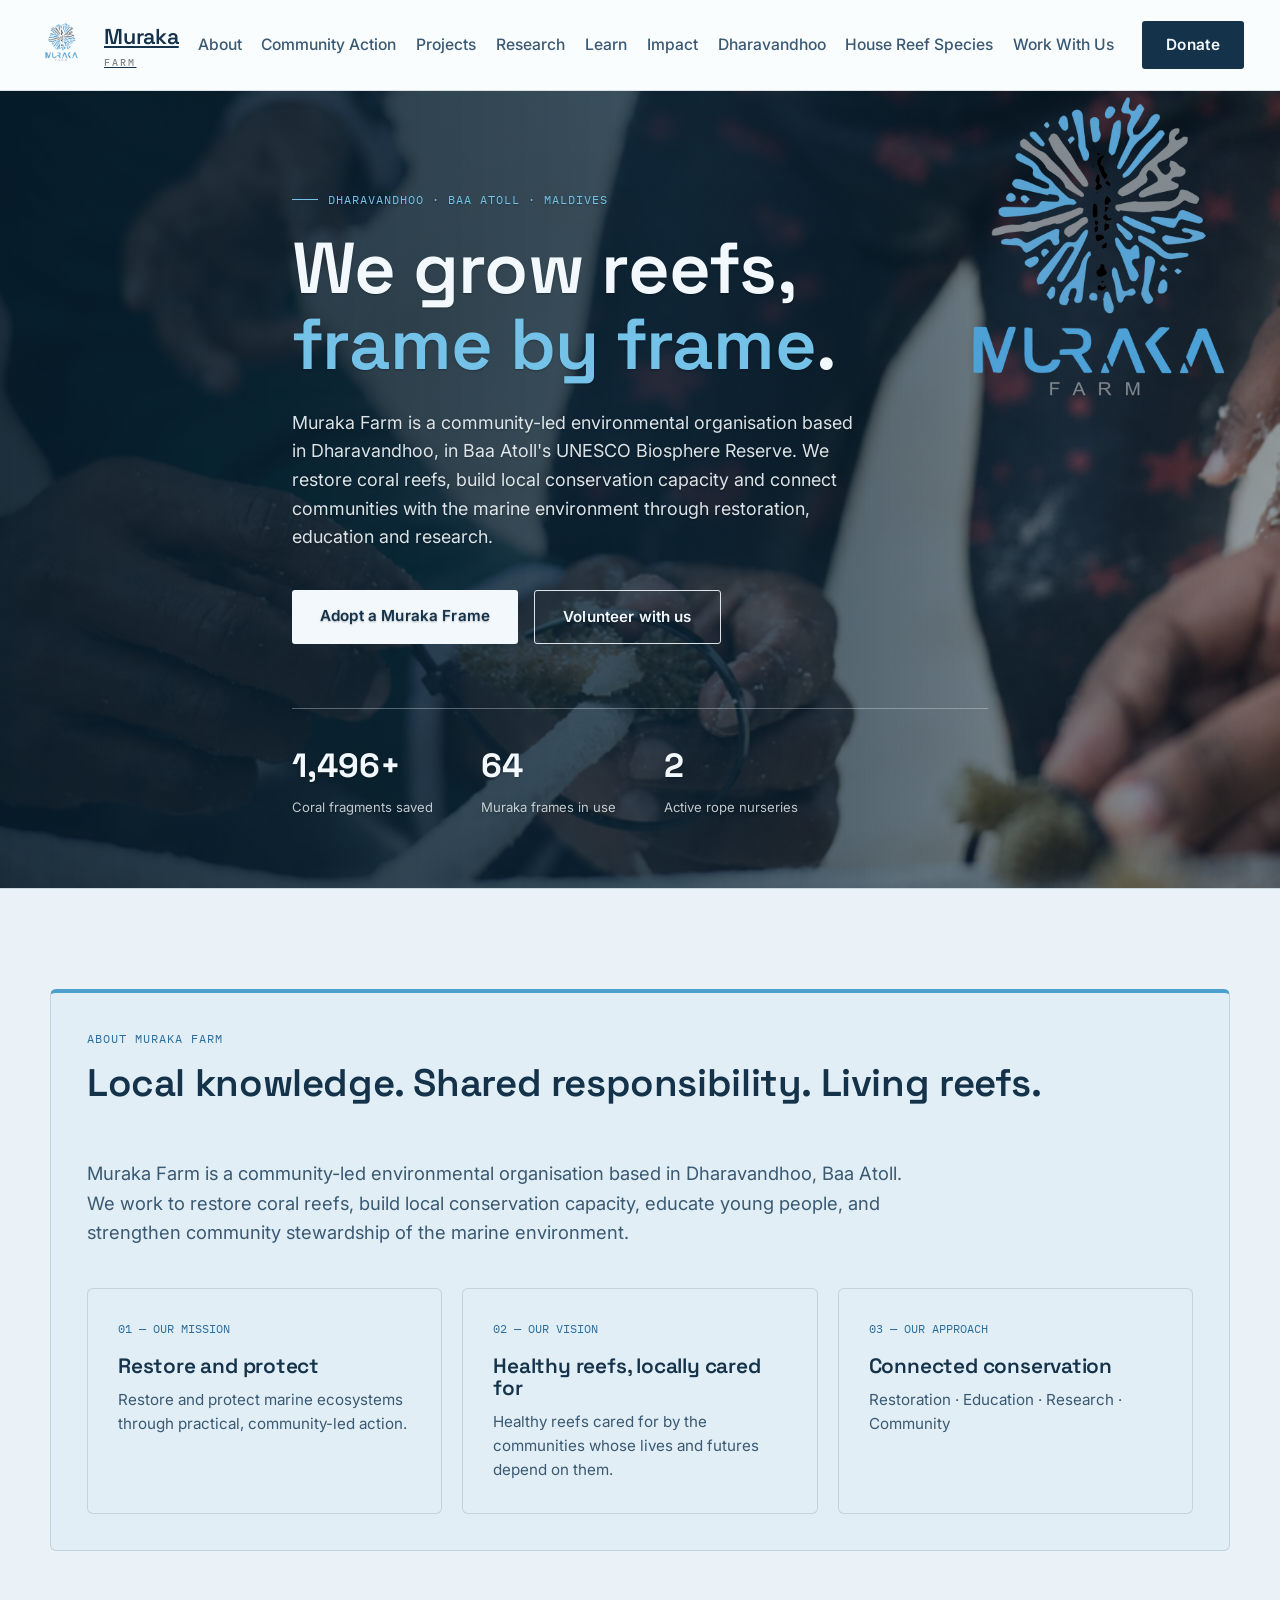
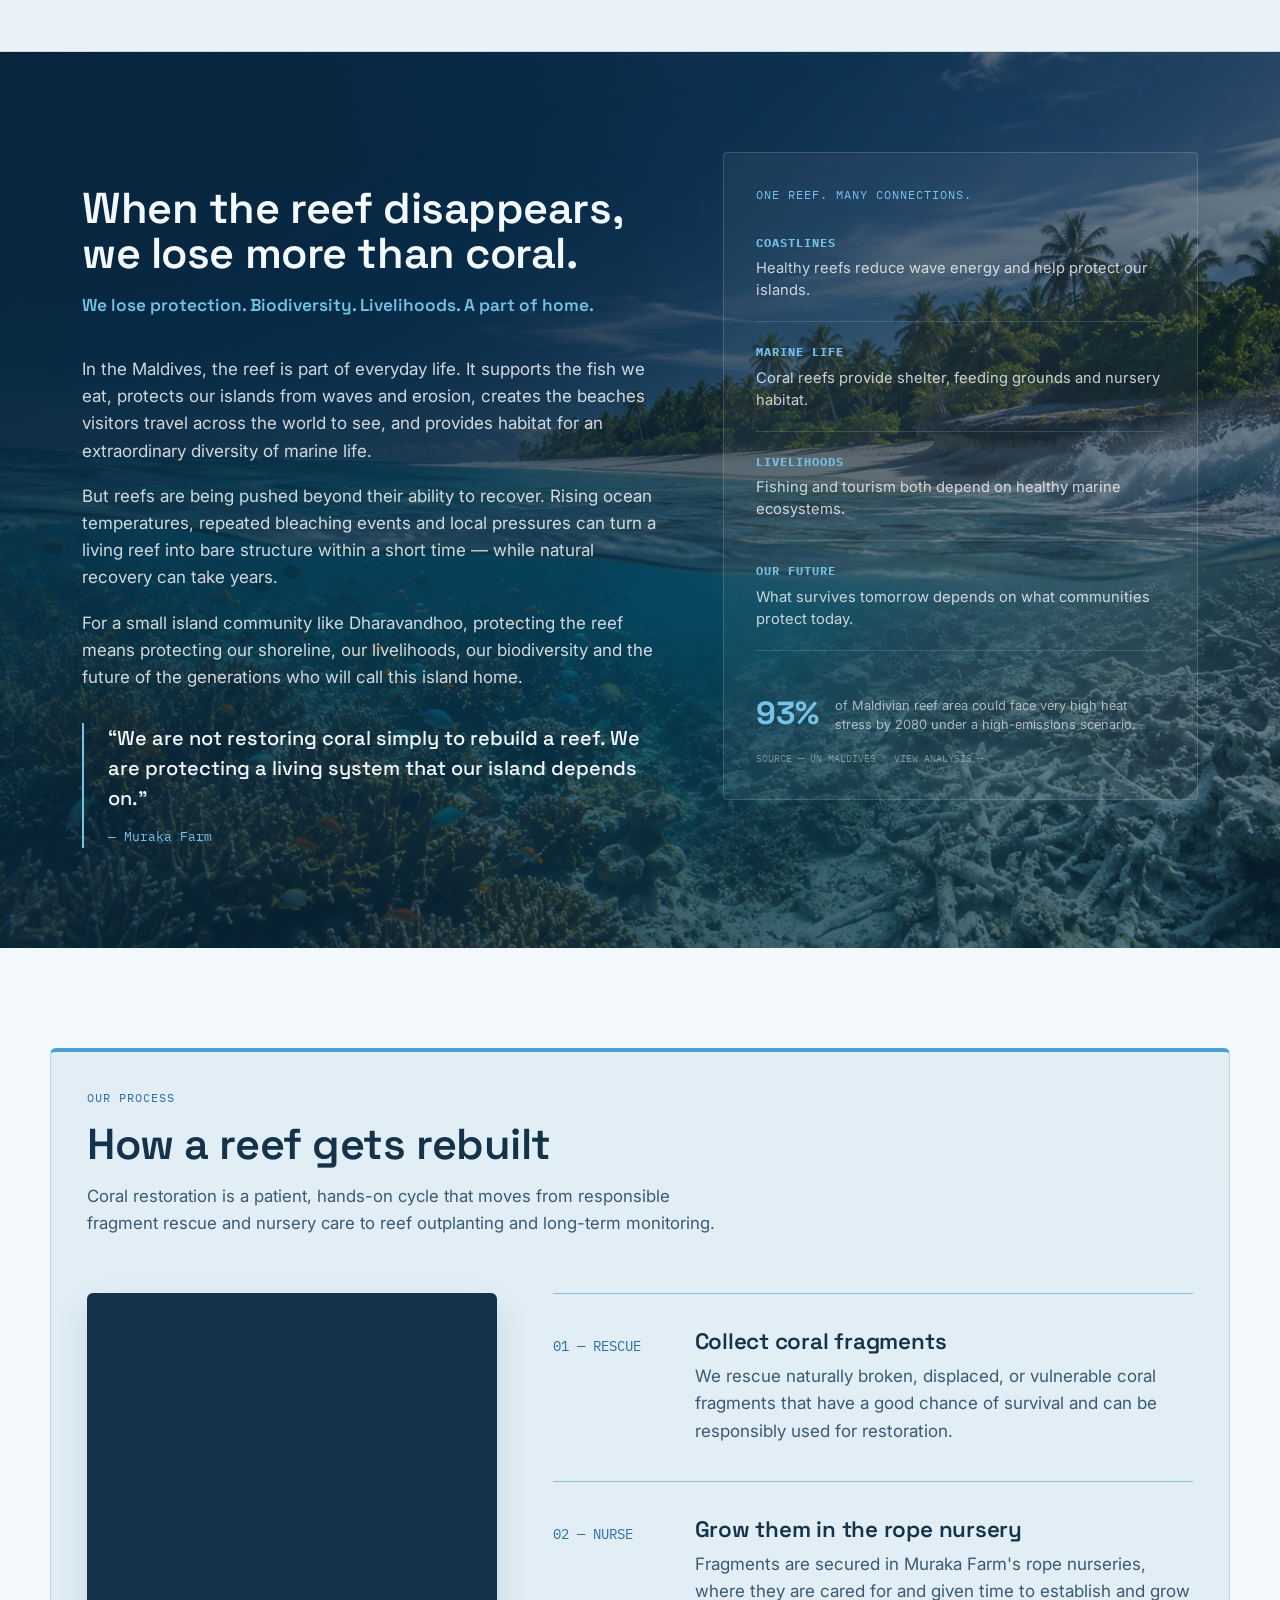
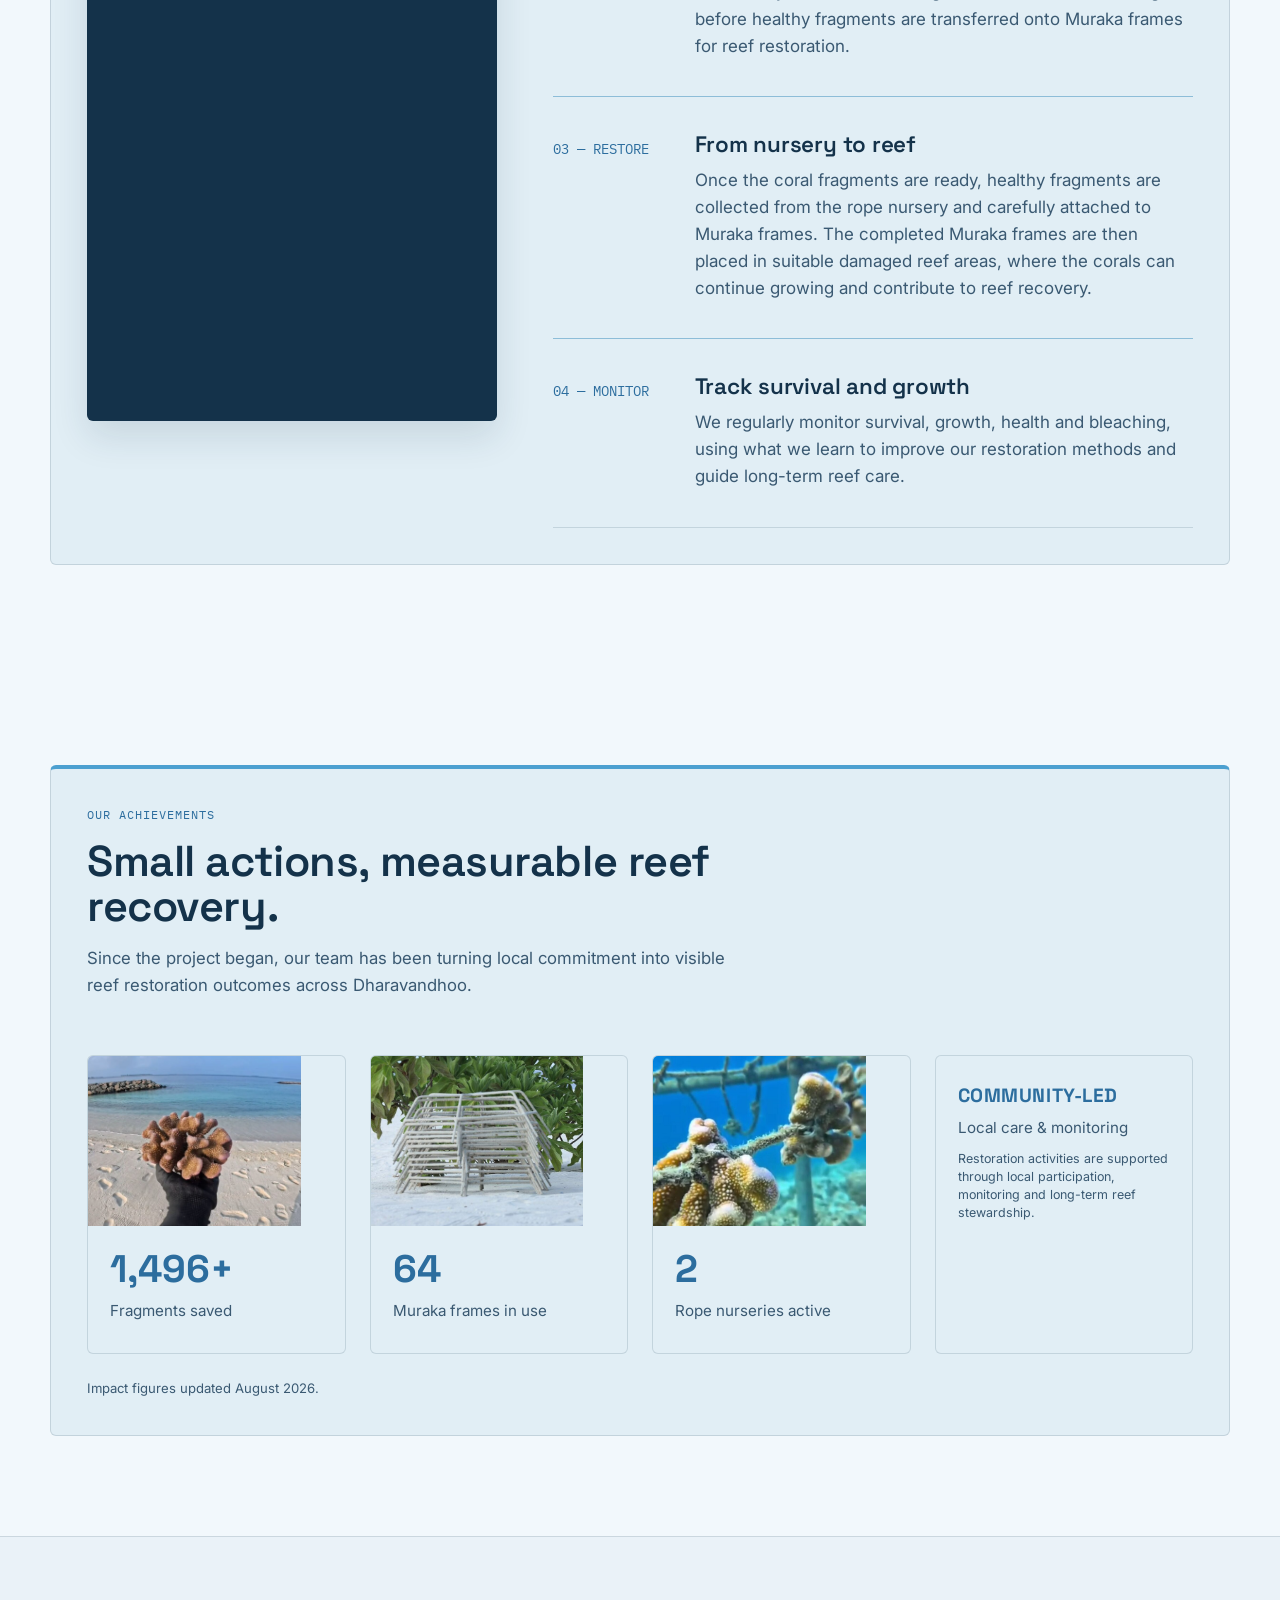
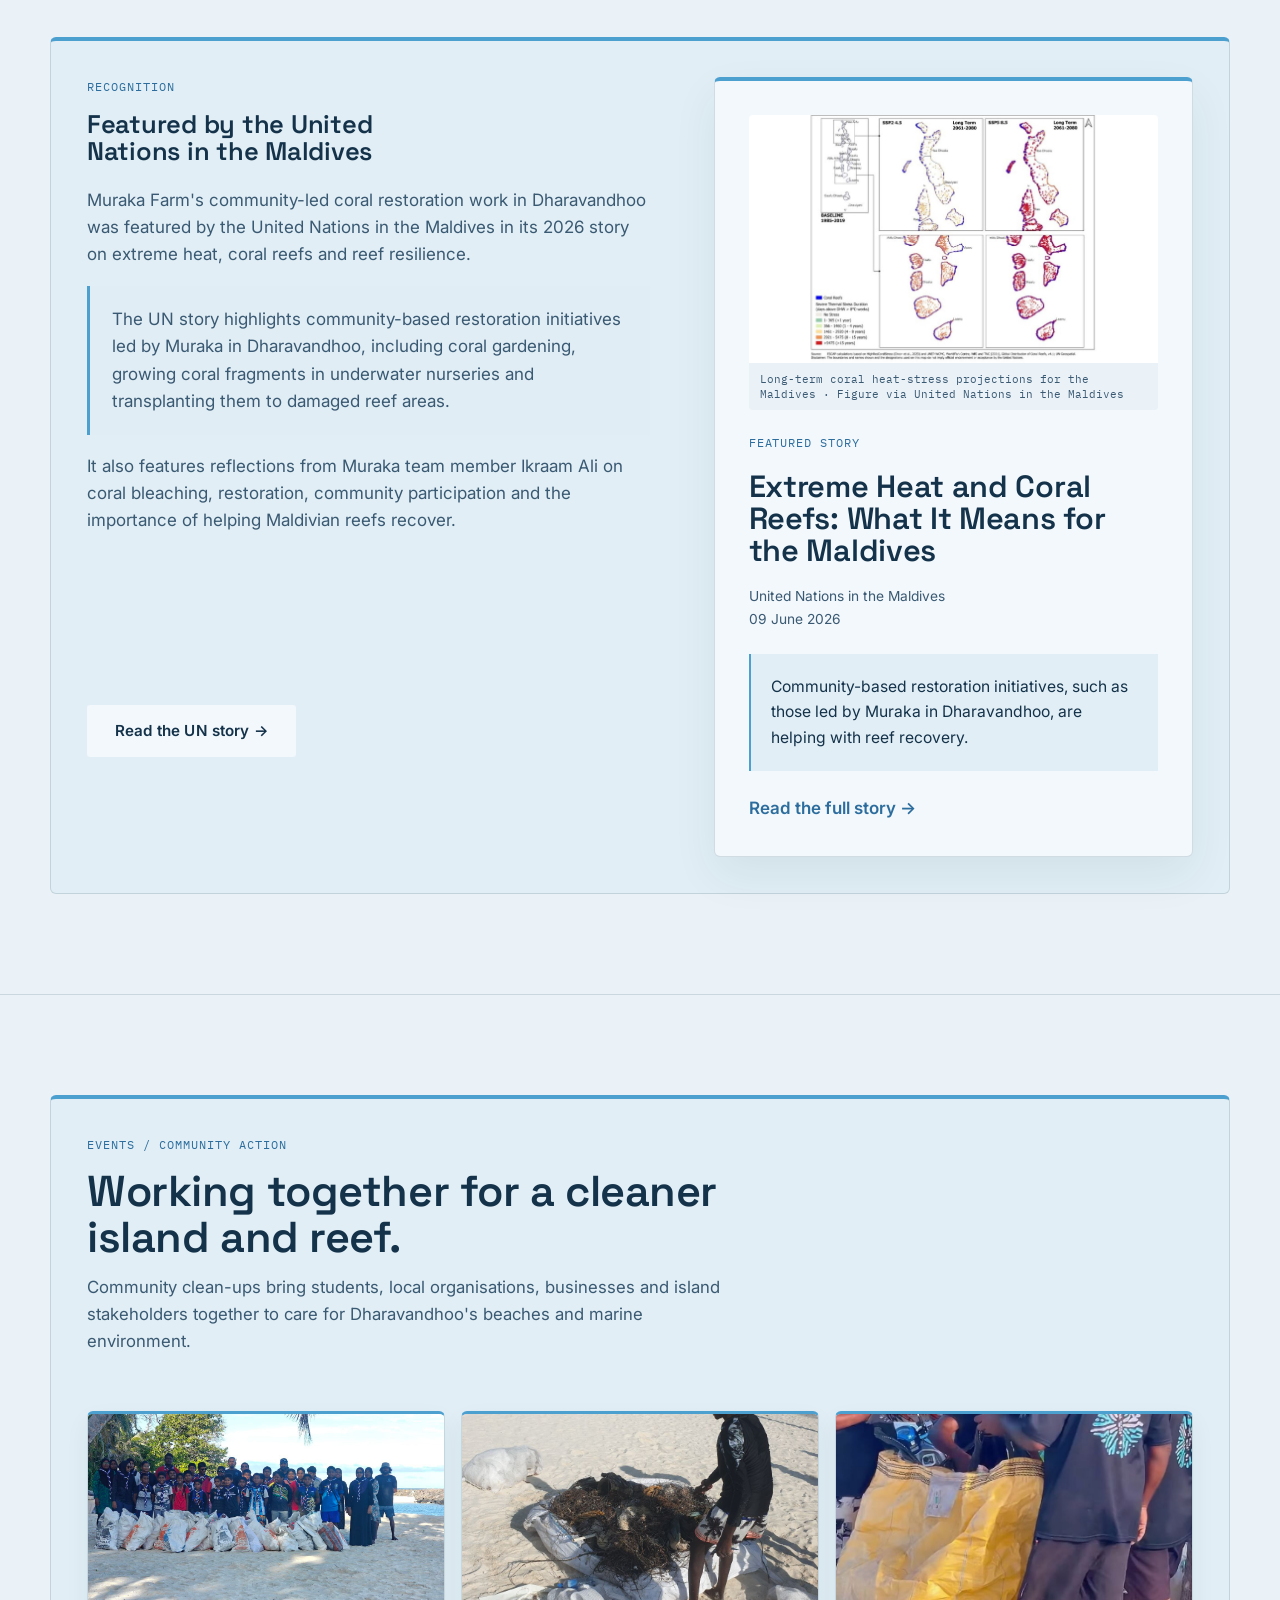
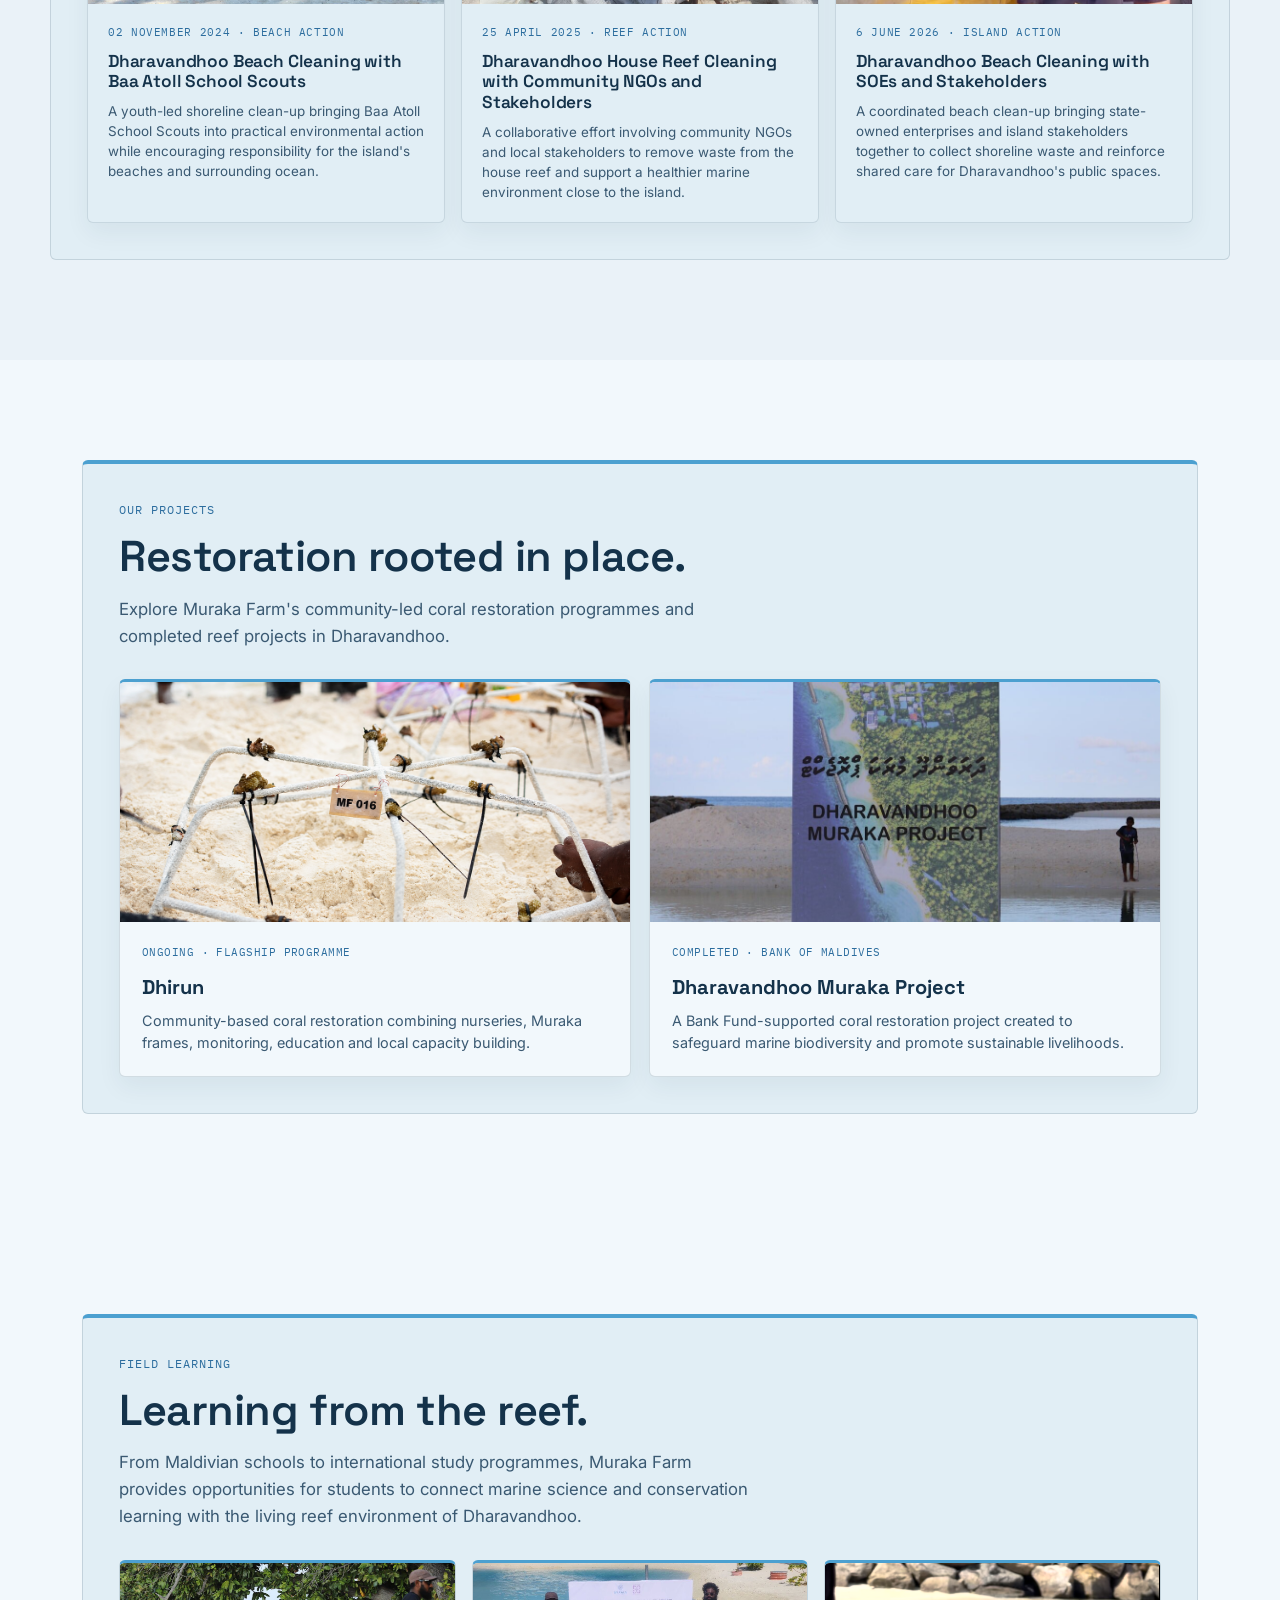
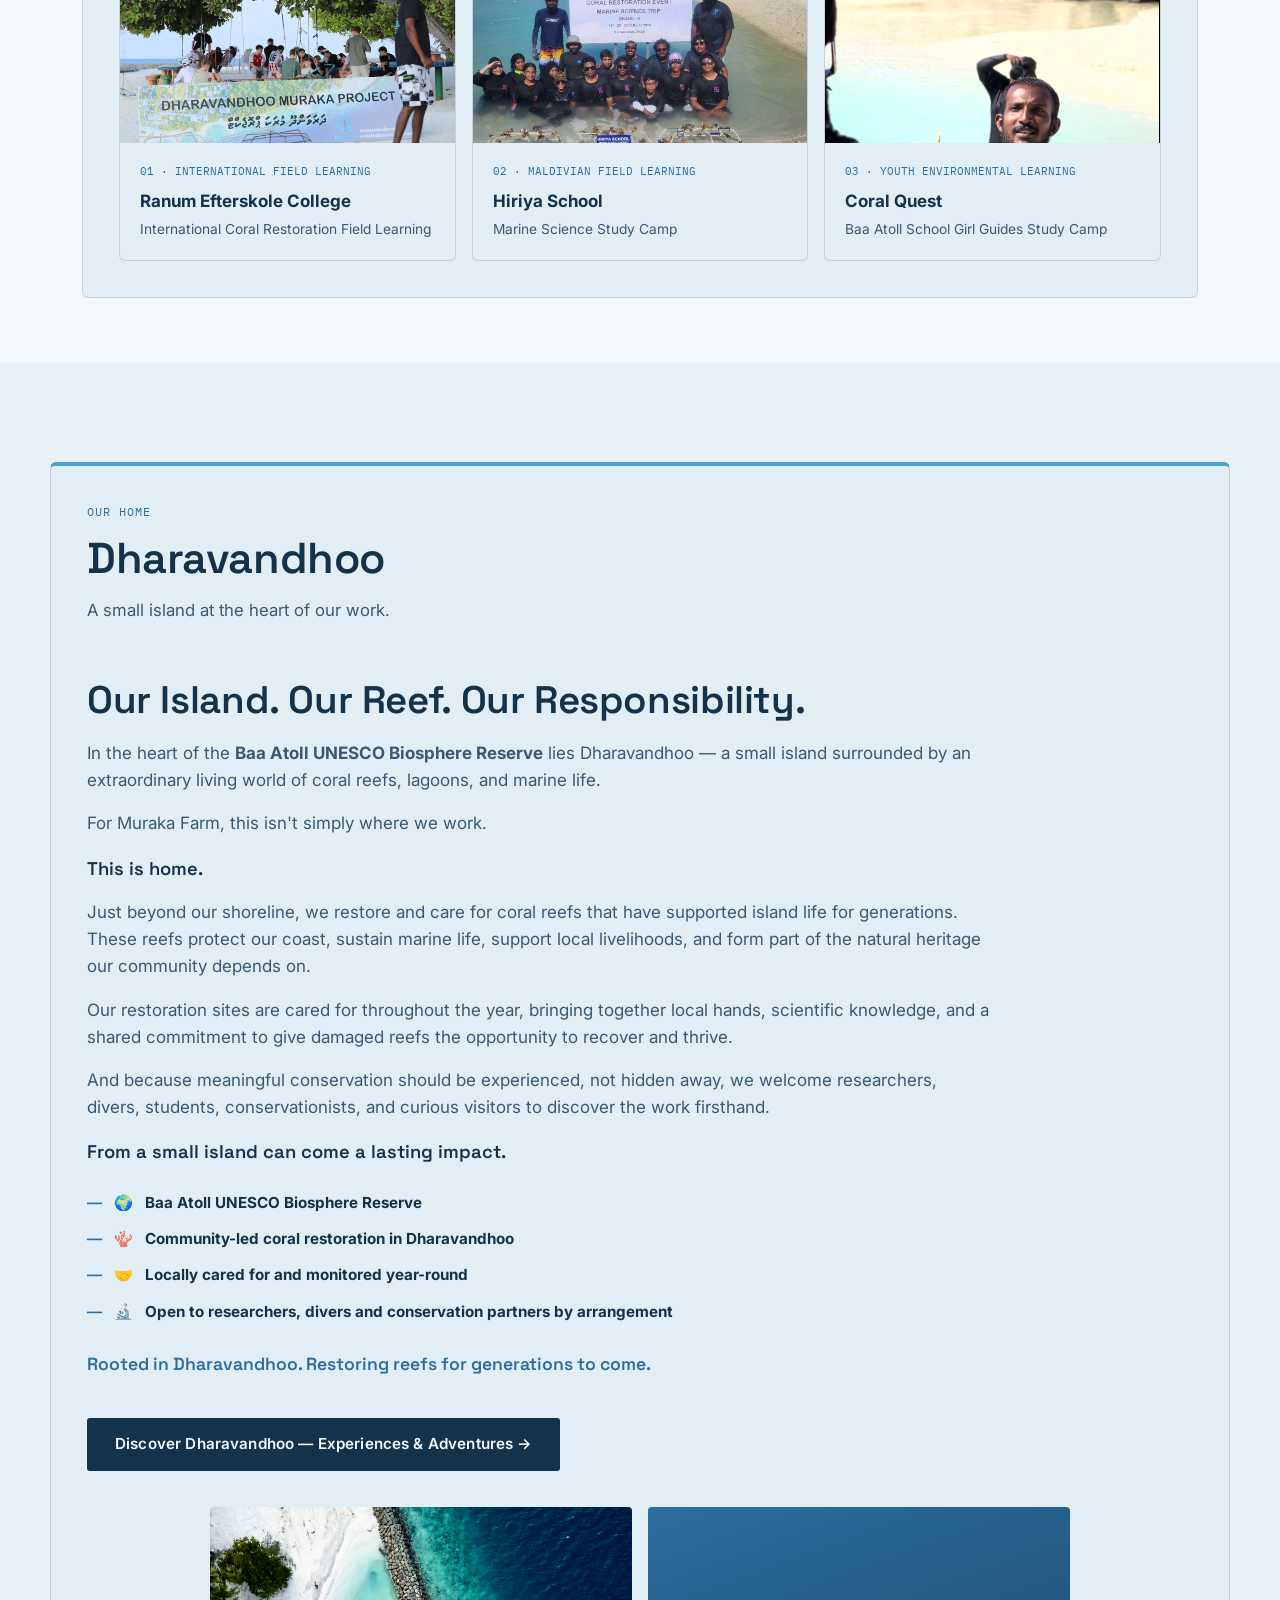
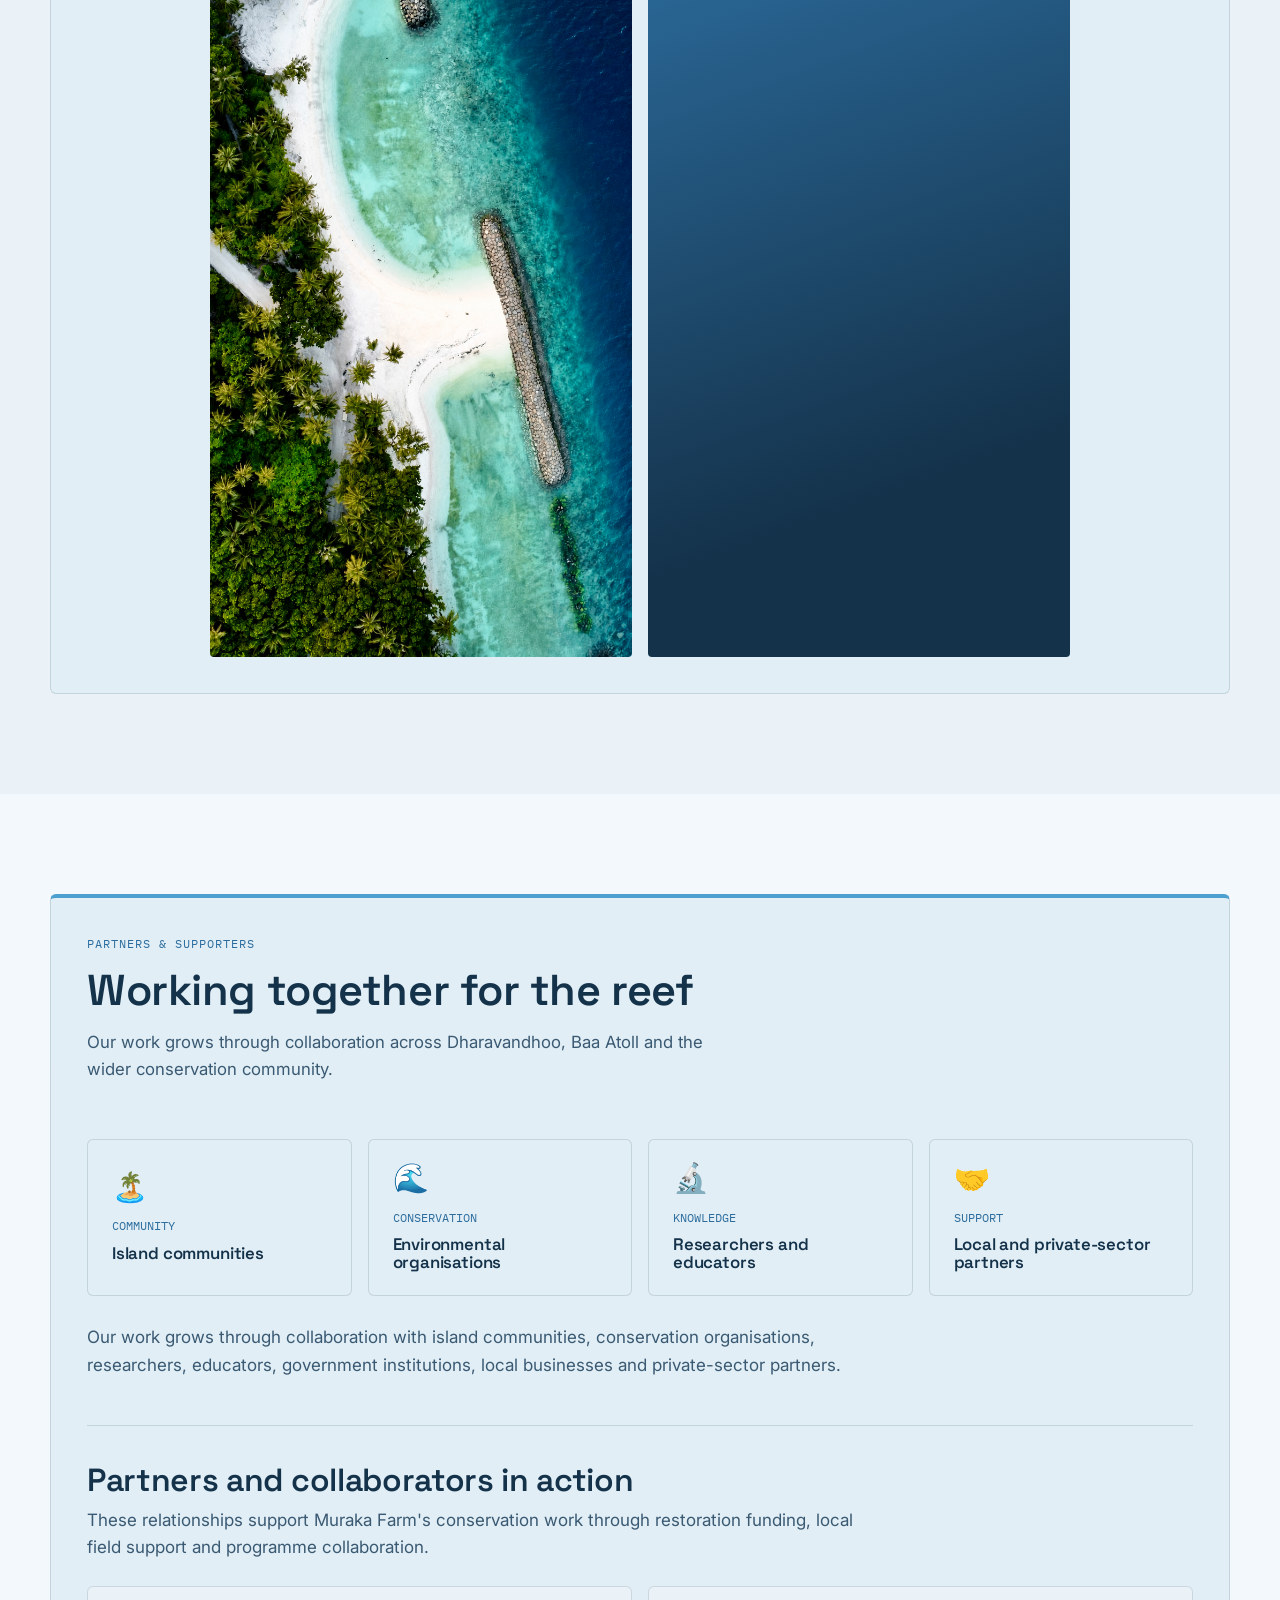
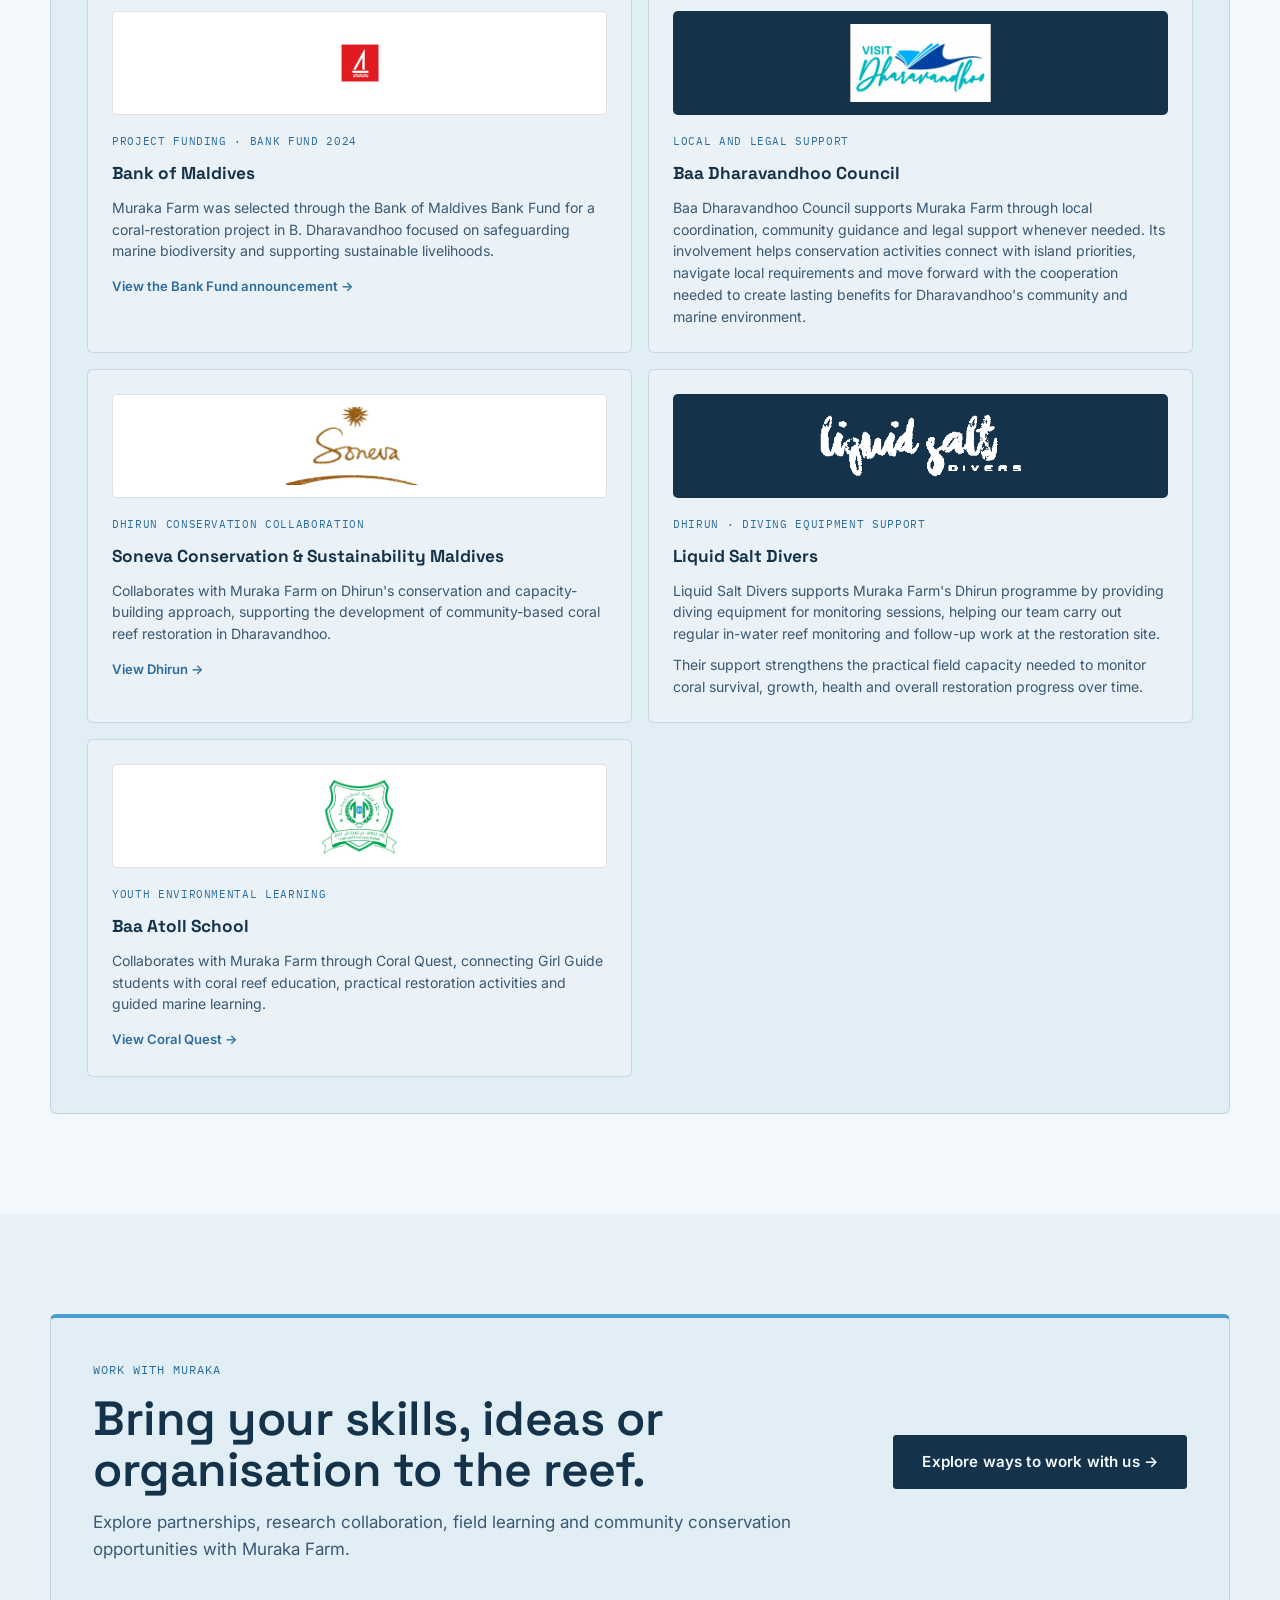
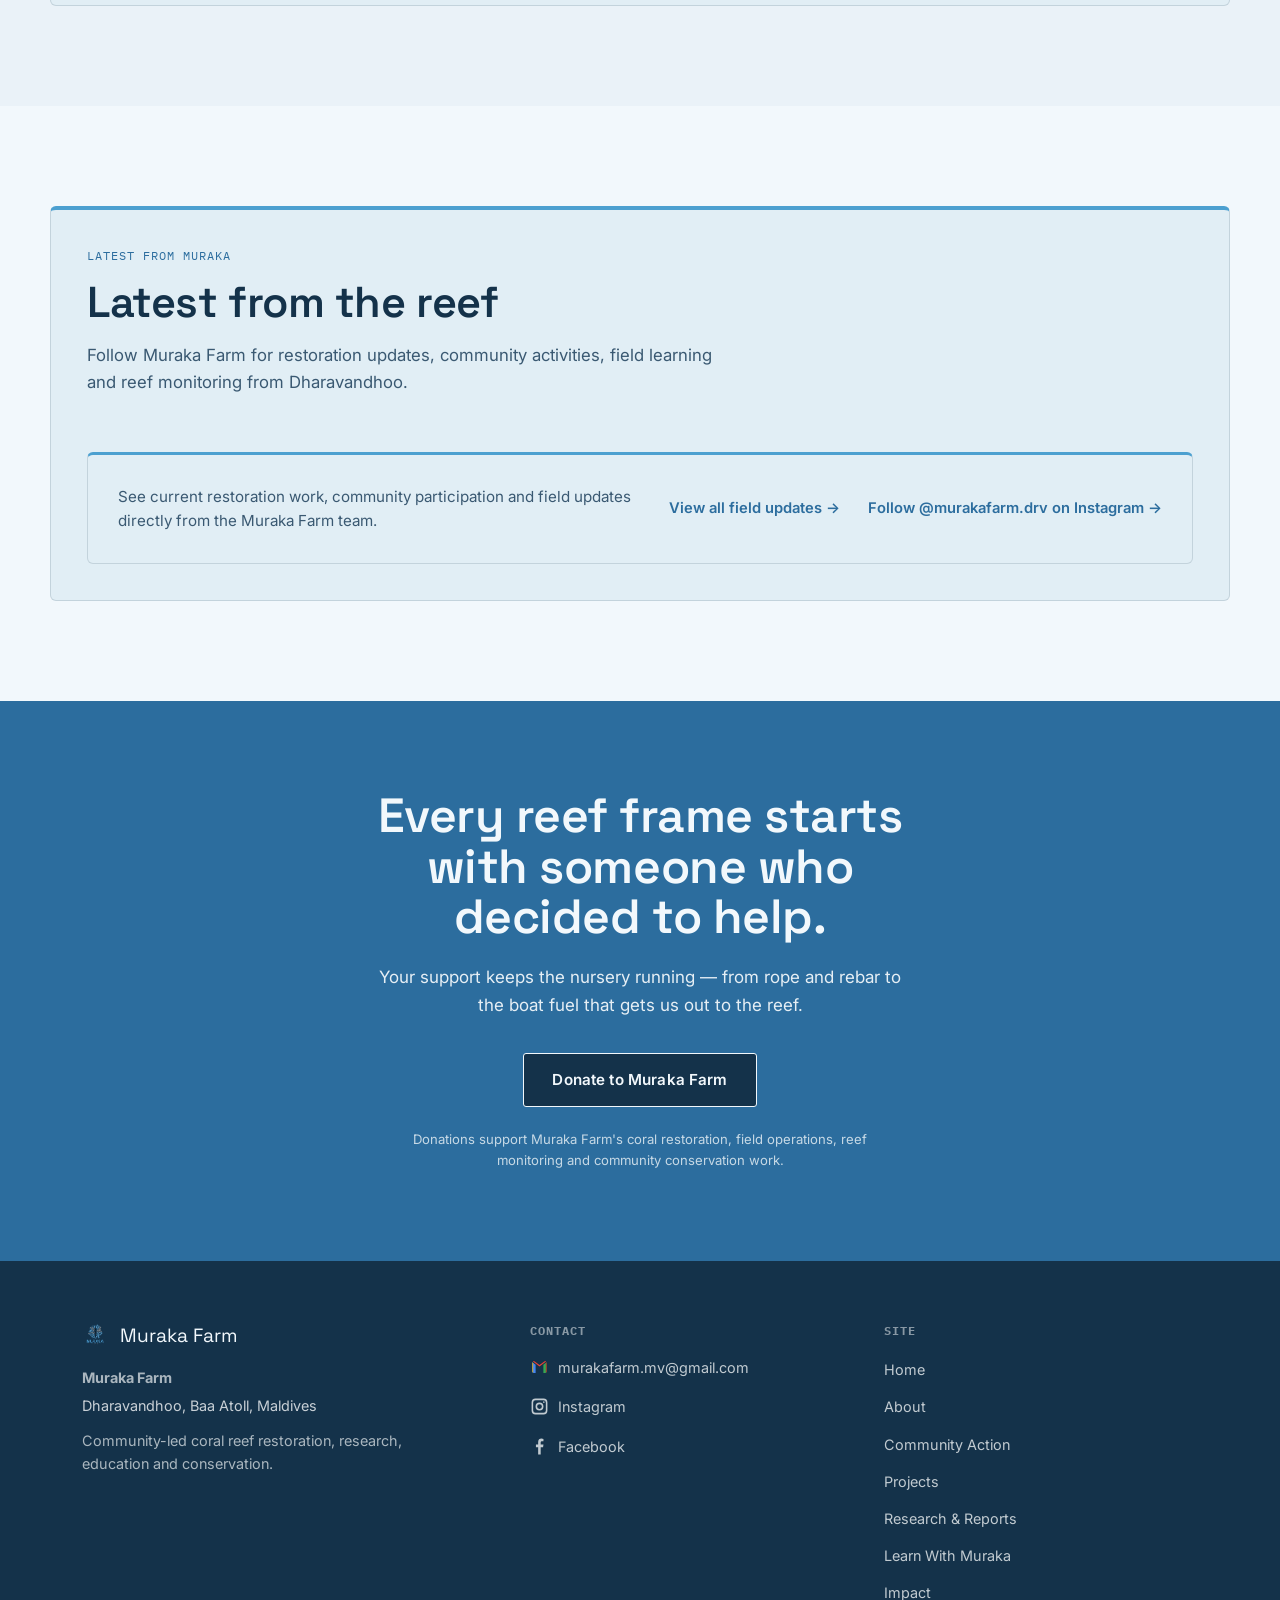
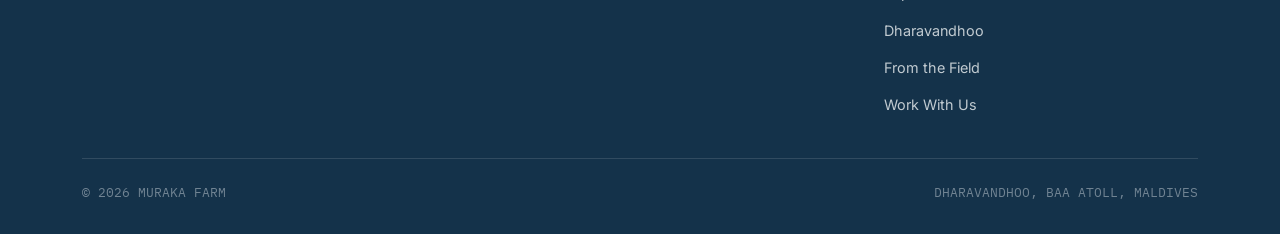
<file: index.html>
<!DOCTYPE html>
<html lang="en">
<head>
<meta charset="UTF-8">
<meta name="viewport" content="width=device-width, initial-scale=1.0">
<link rel="preconnect" href="https://fonts.googleapis.com">
<link rel="preconnect" href="https://fonts.gstatic.com" crossorigin>
<link href="https://fonts.googleapis.com/css2?family=IBM+Plex+Mono:wght@400;500;600&amp;family=Inter:wght@400;500;600;700&amp;family=Space+Grotesk:wght@500;600;700&amp;display=swap" rel="stylesheet">
<title>Muraka Farm — Coral Reef Restoration, Dharavandhoo, Maldives</title>
<meta name="description" content="Muraka Farm is a community-led coral reef restoration organisation based in Dharavandhoo, Baa Atoll, Maldives, working in restoration, education, research and community conservation.">
<link rel="canonical" href="https://murakafarm.org/">
<link rel="icon" href="images/muraka-logo.png" sizes="any">
<link rel="icon" type="image/png" sizes="32x32" href="images/muraka-logo.png">
<link rel="apple-touch-icon" href="images/muraka-logo.png">
<meta property="og:type" content="website">
<meta property="og:title" content="Muraka Farm — Coral Reef Restoration, Dharavandhoo, Maldives">
<meta property="og:description" content="Muraka Farm is a community-led coral reef restoration organisation based in Dharavandhoo, Baa Atoll, Maldives, working in restoration, education, research and community conservation.">
<meta property="og:url" content="https://murakafarm.org/">
<meta property="og:image" content="https://murakafarm.org/images/muraka-social-share.jpg">
<meta property="og:image:width" content="1200">
<meta property="og:image:height" content="630">
<meta property="og:image:alt" content="Muraka Farm — community-led coral reef restoration in the Maldives">
<meta name="twitter:card" content="summary_large_image">
<meta name="twitter:title" content="Muraka Farm — Coral Reef Restoration">
<meta name="twitter:description" content="Community-led coral restoration, research, education and conservation in Dharavandhoo, Baa Atoll, Maldives.">
<meta name="twitter:image" content="https://murakafarm.org/images/muraka-social-share.jpg">
<meta name="twitter:image:alt" content="Muraka Farm — community-led coral reef restoration in the Maldives">
<script type="application/ld+json">
{
  "@context": "https://schema.org",
  "@type": "Organization",
  "name": "Muraka Farm",
  "url": "https://murakafarm.org/",
  "email": "murakafarm.mv@gmail.com",
  "description": "Community-led coral reef restoration, research, education and conservation organisation based in Dharavandhoo, Baa Atoll, Maldives.",
  "location": {
    "@type": "Place",
    "name": "Dharavandhoo, Baa Atoll, Maldives"
  },
  "sameAs": [
    "https://www.instagram.com/murakafarm.drv/",
    "https://www.facebook.com/murakafarm.mv/"
  ]
}
</script>
<style>
  /* ============================================================
     COLOR PALETTE — change a color here and it updates EVERYWHERE
     it's used on the page. This is the first place to look for
     any color edit. Pulled from the Muraka Farm logo.
  ============================================================ */
  :root{
    --paper: #F2F8FC;
    --paper-tint: #EAF2F8;
    --navy: #14324A;
    --navy-soft: #3A5972;
    --blue-deep: #2C6D9E;
    --blue: #4CA0D0;
    --blue-bright: #74C2E8;
    --slate: #808888;
    --line: rgba(20,50,74,0.14);
  }
  *{box-sizing:border-box; margin:0; padding:0;}
  html{scroll-behavior:smooth; scroll-padding-top:104px;}
  body{
    background:var(--paper);
    color:var(--navy);
    font-family:'Inter', sans-serif;
    font-size:17px;
    line-height:1.6;
    overflow-x:hidden;
  }
  @media (prefers-reduced-motion: reduce){
    *{animation-duration:0.01ms !important; animation-iteration-count:1 !important; transition-duration:0.01ms !important; scroll-behavior:auto !important;}
  }
  h1,h2,h3{font-family:'Space Grotesk', sans-serif; font-weight:600; line-height:1.05; letter-spacing:-0.01em;}
  a{color:inherit;}
  a:focus-visible,button:focus-visible,input:focus-visible,textarea:focus-visible{outline:3px solid var(--blue-bright); outline-offset:3px;}
  .mono{font-family:'IBM Plex Mono', monospace;}
  .wrap{max-width:1180px; margin:0 auto; padding:0 32px;}
  ::selection{background:var(--blue); color:var(--paper);}

  /* ---------- NAV BAR — matches "NAVIGATION BAR" in the HTML below ---------- */
  header{
    position:sticky; top:0; z-index:50;
    background:rgba(251,253,254,0.92);
    backdrop-filter:blur(6px);
    border-bottom:1px solid var(--line);
  }
  .navbar{display:flex; align-items:center; justify-content:space-between; gap:28px; width:100%; max-width:1440px; margin:0 auto; padding:18px 36px;}
  .brand{display:flex; align-items:center; gap:14px; font-family:'Space Grotesk',sans-serif; font-weight:600; font-size:1.35rem; letter-spacing:-0.01em;}
  .brand img{width:auto; height:54px; flex:0 0 auto;}
  .brand small{display:block; font-family:'IBM Plex Mono', monospace; font-size:0.6rem; letter-spacing:0.22em; color:var(--slate); font-weight:500; margin-top:1px;}
  nav ul{display:flex; align-items:center; gap:clamp(14px,1.55vw,25px); list-style:none;}
  nav a{display:block; white-space:nowrap; font-size:0.98rem; text-decoration:none; color:var(--navy-soft); font-weight:500; transition:color 0.2s,transform 0.2s;}
  nav a:hover, nav a:focus-visible{color:var(--blue-deep);}
  nav a:hover{transform:translateY(-1px);}
  .nav-toggle{
    display:none; width:48px; height:48px; border:1px solid var(--line); border-radius:3px;
    background:var(--paper); color:var(--navy); cursor:pointer; align-items:center; justify-content:center;
  }
  .nav-toggle svg{width:25px; height:25px; stroke:currentColor; stroke-width:2; fill:none;}
  .nav-cta{
    background:var(--navy); color:var(--paper); padding:12px 24px; border-radius:3px;
    text-decoration:none; font-size:0.96rem; font-weight:600; letter-spacing:0.02em;
    transition:background 0.2s;
  }
  .nav-cta:hover, .nav-cta:focus-visible{background:var(--blue-deep);}

  /* ---------- 1. HERO — matches "HERO SECTION" in the HTML below ---------- */
  .hero{
    position:relative;
    padding:90px 32px 70px;
    background:var(--navy);
    overflow:hidden;
  }
  .hero::before{
    content:'';
    position:absolute;
    inset:0;
    background:
      linear-gradient(90deg,rgba(7,28,43,0.9) 0%,rgba(10,37,55,0.78) 52%,rgba(10,37,55,0.4) 100%),
      url('images/dhirun-community-training.png') center 64% / cover no-repeat;
  }
  .hero-mark{
    position:absolute; top:-30px; right:-40px; width:420px; height:auto; opacity:1;
  }
  .hero-inner{position:relative; z-index:1; max-width:760px; text-shadow:0 1px 2px rgba(0,0,0,0.28);}
  .eyebrow{
    display:inline-flex; align-items:center; gap:10px;
    font-family:'IBM Plex Mono', monospace; font-size:0.78rem; letter-spacing:0.08em; text-transform:uppercase;
    color:var(--blue-bright); margin-bottom:22px;
  }
  .eyebrow::before{content:''; width:26px; height:1px; background:var(--blue-bright);}
  h1.display{
    font-size:clamp(2.6rem, 6vw, 4.5rem);
    color:var(--paper);
    max-width:14ch;
  }
  h1.display em{
    font-style:normal; color:var(--blue-bright);
  }
  .hero-sub{
    margin-top:26px; max-width:52ch; font-size:1.12rem; color:rgba(242,248,252,0.9);
  }
  .hero-actions{display:flex; gap:16px; margin-top:38px; flex-wrap:wrap;}
  .btn{
    display:inline-block; padding:14px 28px; border-radius:3px; text-decoration:none;
    font-weight:600; font-size:0.95rem; letter-spacing:0.01em; transition:transform 0.15s, background 0.2s;
  }
  .btn-primary{background:var(--paper); color:var(--navy);}
  .btn-primary:hover, .btn-primary:focus-visible{background:var(--blue-bright); transform:translateY(-1px);}
  .btn-ghost{background:transparent; color:var(--paper); border:1.5px solid rgba(242,248,252,0.9);}
  .btn-ghost:hover, .btn-ghost:focus-visible{background:var(--paper); color:var(--navy);}

  /* ---------- VOLUNTEER MODAL ---------- */
  .volunteer-modal[hidden]{display:none;}
  .volunteer-modal{position:fixed; inset:0; z-index:100; display:flex; align-items:center; justify-content:center; padding:24px; background:rgba(10,31,47,0.72);}
  .volunteer-dialog{position:relative; width:min(100%, 620px); max-height:calc(100vh - 48px); overflow-y:auto; background:var(--paper); border:1px solid var(--line); border-radius:6px; box-shadow:0 24px 70px rgba(10,31,47,0.3); padding:38px;}
  .volunteer-dialog h2{padding-right:42px; font-size:clamp(1.7rem,3vw,2.25rem); color:var(--navy);}
  .volunteer-intro{margin-top:18px; color:var(--navy-soft);}
  .volunteer-close{position:absolute; top:18px; right:18px; width:38px; height:38px; display:grid; place-items:center; border:1px solid var(--line); border-radius:3px; background:transparent; color:var(--navy); cursor:pointer;}
  .volunteer-close:hover,.volunteer-close:focus-visible{background:var(--paper-tint); color:var(--blue-deep);}
  .volunteer-close svg,.volunteer-contact svg{width:20px; height:20px; flex:0 0 auto;}
  .volunteer-contacts{display:flex; flex-direction:column; margin-top:26px; border-top:1px solid var(--line);}
  .volunteer-contact{display:grid; grid-template-columns:24px 1fr; gap:14px; align-items:center; padding:16px 4px; border-bottom:1px solid var(--line); color:var(--navy); text-decoration:none;}
  .volunteer-contact:hover,.volunteer-contact:focus-visible{color:var(--blue-deep);}
  .volunteer-contact strong{display:block; font-family:'IBM Plex Mono',monospace; font-size:0.7rem; letter-spacing:0.06em; text-transform:uppercase;}
  .volunteer-contact span{display:block; margin-top:2px; font-size:0.94rem; overflow-wrap:anywhere;}
  .volunteer-note{margin-top:22px; padding-left:16px; border-left:2px solid var(--blue); color:var(--navy-soft); font-size:0.84rem;}

  /* ---------- ADOPTION MODAL ---------- */
  .adoption-modal[hidden]{display:none;}
  .adoption-modal{position:fixed; inset:0; z-index:101; display:flex; align-items:center; justify-content:center; padding:24px; background:rgba(10,31,47,0.76);}
  .adoption-dialog{position:relative; width:min(100%, 760px); max-height:calc(100vh - 48px); overflow-y:auto; background:var(--paper); border:1px solid var(--line); border-radius:6px; box-shadow:0 24px 70px rgba(10,31,47,0.32); padding:40px;}
  .adoption-dialog section{padding:0;}
  .adoption-dialog h2{padding-right:44px; font-size:clamp(1.8rem,3vw,2.4rem); color:var(--navy);}
  .adoption-intro{margin-top:18px; color:var(--navy-soft);}
  .adoption-intro p + p{margin-top:12px;}
  .adoption-price{margin:26px 0; padding:18px 20px; border-left:3px solid var(--blue); background:var(--paper-tint); font-family:'Space Grotesk',sans-serif; font-size:1.35rem; font-weight:700; color:var(--navy);}
  .adoption-dialog h3{margin:26px 0 12px; font-size:1.1rem; color:var(--navy);}
  .adoption-support{list-style:none; display:grid; gap:9px; color:var(--navy-soft);}
  .adoption-support li{display:flex; gap:10px;}
  .adoption-support li::before{content:'✓'; color:var(--blue-deep); font-weight:700;}
  .adoption-sharing p{color:var(--navy-soft);}
  .adoption-sharing p + p{margin-top:10px;}
  .adoption-close{position:absolute; top:18px; right:18px; width:38px; height:38px; display:grid; place-items:center; border:1px solid var(--line); border-radius:3px; background:transparent; color:var(--navy); cursor:pointer;}
  .adoption-close:hover,.adoption-close:focus-visible{background:var(--paper-tint); color:var(--blue-deep);}
  .adoption-close svg{width:20px; height:20px;}
  .adoption-summary{margin-top:18px; color:var(--navy-soft);}
  .adoption-summary p + p{margin-top:10px;}
  .adoption-steps{display:grid; gap:14px; margin-top:28px;}
  .adoption-step{padding:22px; border:1px solid var(--line); border-radius:5px; background:var(--paper-tint);}
  .adoption-step-label{font-family:'IBM Plex Mono',monospace; font-size:0.72rem; letter-spacing:0.06em; color:var(--blue-deep); text-transform:uppercase;}
  .adoption-step h3{margin:7px 0 0;}
  .adoption-step p{margin-top:8px; color:var(--navy-soft); font-size:0.9rem;}
  .adoption-step-action{display:inline-flex; margin-top:16px; padding:12px 16px; border:1px solid var(--blue-deep); border-radius:3px; background:var(--blue-deep); color:var(--paper); font-size:0.84rem; font-weight:700; text-decoration:none; text-transform:uppercase;}
  .adoption-step-action:hover,.adoption-step-action:focus-visible{border-color:var(--navy); background:var(--navy);}
  .adoption-payment-note{font-weight:600; color:var(--navy);}

  /* ---------- DONATION MODAL ---------- */
  .donation-modal[hidden]{display:none;}
  .donation-modal{position:fixed; inset:0; z-index:102; display:flex; align-items:center; justify-content:center; padding:24px; background:rgba(10,31,47,0.76);}
  .donation-dialog{position:relative; width:min(100%, 560px); max-height:calc(100vh - 48px); overflow-y:auto; background:var(--paper); border:1px solid var(--line); border-radius:6px; box-shadow:0 24px 70px rgba(10,31,47,0.32); padding:40px;}
  .donation-dialog h2{padding-right:44px; font-size:clamp(1.8rem,3vw,2.3rem); color:var(--navy);}
  .donation-intro{margin-top:16px; color:var(--navy-soft);}
  .donation-dialog h3{margin-top:28px; font-size:1rem; color:var(--navy);}
  .donation-amounts{display:grid; grid-template-columns:repeat(4,1fr); gap:10px; margin-top:14px;}
  .donation-amount{position:relative; min-height:48px; border:1px solid rgba(20,50,74,0.25); border-radius:3px; background:#fff; color:var(--navy); font:600 0.95rem 'Inter',sans-serif; cursor:pointer;}
  .donation-amount:hover,.donation-amount:focus-visible{border-color:var(--blue-deep);}
  .donation-amount.is-selected{padding-right:24px; border-color:var(--blue-deep); background:var(--blue-deep); color:var(--paper);}
  .donation-amount.is-selected::after{content:'✓'; position:absolute; right:10px; top:50%; transform:translateY(-50%); font-weight:700;}
  .donation-other{display:block; margin-top:20px; font-family:'IBM Plex Mono',monospace; font-size:0.72rem; letter-spacing:0.04em; color:var(--navy-soft); text-transform:uppercase;}
  .donation-other-control{display:flex; align-items:center; margin-top:8px; border:1px solid rgba(20,50,74,0.25); border-radius:3px; background:#fff;}
  .donation-other-control:focus-within{outline:2px solid rgba(76,160,208,0.3); border-color:var(--blue-deep);}
  .donation-currency{padding-left:13px; color:var(--navy); font-weight:600;}
  .donation-other-control input{width:100%; min-width:0; border:0; outline:0; background:transparent; padding:12px 13px 12px 7px; color:var(--navy); font:inherit;}
  .donation-pay{width:100%; margin-top:24px; border:0; border-radius:3px; padding:14px 18px; background:var(--navy); color:var(--paper); font:700 0.9rem 'Inter',sans-serif; cursor:pointer;}
  .donation-pay:hover,.donation-pay:focus-visible{background:var(--blue-deep);}
  .donation-pay:disabled{background:var(--slate); opacity:0.55; cursor:not-allowed;}
  .donation-close{position:absolute; top:18px; right:18px; width:38px; height:38px; display:grid; place-items:center; border:1px solid var(--line); border-radius:3px; background:transparent; color:var(--navy); cursor:pointer;}
  .donation-close:hover,.donation-close:focus-visible{background:var(--paper-tint); color:var(--blue-deep);}
  .donation-close svg{width:20px; height:20px;}

  /* ---------- PARTNERSHIP MODAL ---------- */
  .partnership-modal[hidden]{display:none;}
  .partnership-modal{position:fixed; inset:0; z-index:103; display:flex; align-items:center; justify-content:center; padding:24px; background:rgba(10,31,47,0.78);}
  .partnership-dialog{position:relative; width:min(100%, 900px); max-height:calc(100vh - 48px); overflow-y:auto; background:var(--paper); border:1px solid var(--line); border-radius:6px; box-shadow:0 24px 70px rgba(10,31,47,0.34); padding:44px;}
  .partnership-dialog h2{padding-right:44px; font-size:clamp(1.9rem,3vw,2.6rem); color:var(--navy);}
  .partnership-lead{margin-top:10px; font-family:'Space Grotesk',sans-serif; font-size:1.15rem; font-weight:600; color:var(--blue-deep);}
  .partnership-intro{margin-top:18px; max-width:72ch; color:var(--navy-soft);}
  .partnership-intro p + p{margin-top:10px;}
  .partnership-options{display:grid; grid-template-columns:1fr 1fr; gap:14px; margin-top:28px;}
  .partnership-option{position:relative; padding:22px; border:1px solid var(--line); border-radius:5px; background:var(--paper-tint); text-align:left; font:inherit; cursor:pointer;}
  .partnership-option:hover,.partnership-option:focus-visible{border-color:var(--blue-deep); outline:none;}
  .partnership-option.is-selected{border-color:var(--blue-deep); background:var(--blue-deep);}
  .partnership-option.is-selected::after{content:'✓'; position:absolute; top:18px; right:18px; color:var(--paper); font-weight:700;}
  .partnership-option h3{font-family:'IBM Plex Mono',monospace; font-size:0.78rem; letter-spacing:0.05em; color:var(--blue-deep);}
  .partnership-option p{margin-top:8px; color:var(--navy-soft); font-size:0.9rem;}
  .partnership-option.is-selected h3,.partnership-option.is-selected p{color:var(--paper);}
  .partnership-open{margin-top:28px; padding:22px 0; border-top:1px solid var(--line); border-bottom:1px solid var(--line);}
  .partnership-open h3{font-size:1.15rem; color:var(--navy);}
  .partnership-open p{margin-top:8px; color:var(--navy-soft);}
  .partnership-contacts{display:flex; flex-wrap:wrap; gap:10px; margin-top:24px;}
  .partnership-contact{display:inline-flex; align-items:center; min-height:44px; padding:11px 15px; border:1px solid var(--navy); border-radius:3px; color:var(--navy); font-size:0.78rem; font-weight:700; text-decoration:none; text-transform:uppercase;}
  .partnership-contact:hover,.partnership-contact:focus-visible{background:var(--navy); color:var(--paper);}
  .partnership-contact-primary{border-color:var(--blue-deep); background:var(--blue-deep); color:var(--paper);}
  .partnership-contact-primary:hover,.partnership-contact-primary:focus-visible{border-color:var(--navy); background:var(--navy);}
  .partnership-project{display:flex; align-items:center; justify-content:space-between; gap:22px; margin-top:28px; padding:22px; background:var(--navy); color:var(--paper); border-radius:5px;}
  .partnership-project strong{display:block; font-family:'Space Grotesk',sans-serif; font-size:1rem;}
  .partnership-project span{display:block; margin-top:5px; color:rgba(251,253,254,0.72); font-size:0.86rem;}
  .partnership-project a{flex:0 0 auto; color:var(--blue-bright); font-weight:700; text-decoration:none;}
  .partnership-project a:hover,.partnership-project a:focus-visible{color:var(--paper);}
  .partnership-detail[hidden]{display:none;}
  .partnership-back{display:inline-flex; align-items:center; margin-bottom:24px; padding:0; border:0; background:transparent; color:var(--blue-deep); font:600 0.86rem 'Inter',sans-serif; cursor:pointer;}
  .partnership-back:hover,.partnership-back:focus-visible{color:var(--navy);}
  .partnership-detail-copy{margin-top:18px; max-width:68ch; color:var(--navy-soft);}
  .partnership-suitable{margin-top:24px; padding:18px 20px; border-left:3px solid var(--blue); background:var(--paper-tint); color:var(--navy-soft);}
  .partnership-suitable strong{display:block; margin-bottom:6px; font-family:'IBM Plex Mono',monospace; font-size:0.72rem; letter-spacing:0.05em; text-transform:uppercase; color:var(--blue-deep);}
  .partnership-detail-question{margin-top:28px; font-size:1.1rem; color:var(--navy);}
  .partnership-detail-cta{display:inline-flex; margin-top:14px; padding:13px 18px; border:1px solid var(--blue-deep); border-radius:3px; background:var(--blue-deep); color:var(--paper); font-size:0.88rem; font-weight:700; text-decoration:none;}
  .partnership-detail-cta:hover,.partnership-detail-cta:focus-visible{border-color:var(--navy); background:var(--navy);}
  .partnership-close{position:absolute; top:18px; right:18px; width:38px; height:38px; display:grid; place-items:center; border:1px solid var(--line); border-radius:3px; background:transparent; color:var(--navy); cursor:pointer;}
  .partnership-close:hover,.partnership-close:focus-visible{background:var(--paper-tint); color:var(--blue-deep);}
  .partnership-close svg{width:20px; height:20px;}

  /* ---------- RESEARCH MODAL ---------- */
  .research-modal[hidden]{display:none;}
  .research-modal{position:fixed; inset:0; z-index:104; display:flex; align-items:center; justify-content:center; padding:24px; background:rgba(10,31,47,0.8);}
  .research-dialog{position:relative; width:min(100%, 940px); max-height:calc(100vh - 48px); overflow-y:auto; background:var(--paper); border:1px solid var(--line); border-radius:6px; box-shadow:0 24px 70px rgba(10,31,47,0.35); padding:44px;}
  #research-modal section{padding:0;}
  .research-dialog h2{padding-right:44px; font-size:clamp(1.9rem,3vw,2.6rem); color:var(--navy);}
  .research-lead{margin-top:10px; font-family:'Space Grotesk',sans-serif; font-size:1.15rem; font-weight:600; color:var(--blue-deep);}
  .research-intro{margin-top:18px; max-width:76ch; color:var(--navy-soft);}
  .research-intro p + p{margin-top:10px;}
  .research-section{margin-top:34px;}
  .research-section h3{font-size:1.2rem; color:var(--navy);}
  .research-grid{display:grid; grid-template-columns:1fr 1fr; gap:14px; margin-top:16px;}
  .research-area{padding:20px; border:1px solid var(--line); border-radius:5px; background:var(--paper-tint);}
  .research-area h4{font-family:'Space Grotesk',sans-serif; font-size:1rem; color:var(--navy);}
  .research-area p{margin-top:7px; color:var(--navy-soft); font-size:0.88rem;}
  .research-support-intro,.research-section-copy{margin-top:12px; color:var(--navy-soft);}
  .research-support-list{display:grid; gap:9px; margin-top:14px; list-style:none; color:var(--navy-soft);}
  .research-support-list li{display:flex; gap:10px;}
  .research-support-list li::before{content:'—'; color:var(--blue-deep); font-weight:700;}
  .research-tags{display:flex; flex-wrap:wrap; gap:8px; margin:14px 0 16px;}
  .research-tag{padding:7px 10px; border:1px solid rgba(44,109,158,0.28); border-radius:3px; background:var(--paper-tint); color:var(--blue-deep); font-family:'IBM Plex Mono',monospace; font-size:0.7rem;}
  .research-location{margin-top:34px; padding:24px; border-left:3px solid var(--blue); background:var(--paper-tint);}
  .research-location h3{font-size:1.2rem; color:var(--navy);}
  .research-location strong{display:block; margin-top:12px; color:var(--blue-deep);}
  .research-location p{margin-top:8px; color:var(--navy-soft);}
  .research-location a{display:inline-block; margin-top:14px; color:var(--blue-deep); font-weight:700; text-decoration:none;}
  .research-proposal{margin-top:36px; padding-top:28px; border-top:1px solid var(--line); color:var(--navy-soft);}
  .research-proposal strong{display:block; color:var(--navy);}
  .research-proposal a{display:inline-block; margin-top:10px; color:var(--blue-deep); font-weight:700; text-decoration:none;}
  .research-close{position:absolute; top:18px; right:18px; width:38px; height:38px; display:grid; place-items:center; border:1px solid var(--line); border-radius:3px; background:transparent; color:var(--navy); cursor:pointer;}
  .research-close:hover,.research-close:focus-visible{background:var(--paper-tint); color:var(--blue-deep);}
  .research-close svg{width:20px; height:20px;}
  .education-practical{margin-top:12px; color:var(--navy-soft);}
  .education-choices{margin-top:36px; padding-top:30px; border-top:1px solid var(--line);}
  .education-choices>p{margin-top:8px; color:var(--navy-soft);}
  #education-modal .research-dialog{padding:24px;}
  #education-modal section{padding:0;}
  #education-modal .research-lead{margin-top:4px;}
  #education-modal .research-intro{margin-top:6px;}
  #education-modal .research-intro p + p{margin-top:4px;}
  #education-modal .research-section{margin-top:16px;}
  #education-modal .research-grid{grid-template-columns:repeat(4,1fr); gap:7px; margin-top:9px; align-items:start;}
  #education-modal .research-area{padding:9px;}
  #education-modal .research-area h4{font-size:0.88rem;}
  #education-modal .research-area p{margin-top:3px; font-size:0.78rem; line-height:1.35;}
  #education-modal .education-practical{margin-top:4px; font-size:0.86rem;}
  #education-modal .research-tags{gap:4px; margin:5px 0 6px;}
  #education-modal .research-tag{padding:5px 7px;}
  #education-modal .education-choices{margin-top:16px; padding-top:14px;}
  #education-modal .education-choices>p{margin-top:4px;}
  #education-modal .education-choices .partnership-options{grid-template-columns:repeat(4,1fr); margin-top:9px; gap:7px;}
  #education-modal .education-choices .partnership-option{padding:9px;}
  #education-modal .education-choices .partnership-option p{font-size:0.78rem; line-height:1.35;}

  .hero-stats{
    display:flex; gap:48px; margin-top:64px; flex-wrap:wrap;
    padding-top:30px; border-top:1px solid rgba(242,248,252,0.32);
  }
  .stat-num{font-family:'Space Grotesk',sans-serif; font-size:2.1rem; font-weight:700; color:var(--paper);}
  .stat-label{font-size:0.82rem; color:rgba(242,248,252,0.78); max-width:20ch; margin-top:4px;}

  /* ---------- section shell ---------- */
  section{padding:100px 0;}
  .section-head{max-width:640px; margin-bottom:56px;}
  .section-tag{
    font-family:'IBM Plex Mono', monospace; font-size:0.78rem; text-transform:uppercase; letter-spacing:0.08em;
    color:var(--blue-deep); margin-bottom:14px; display:block;
  }
  .section-head h2{font-size:clamp(1.9rem, 3.4vw, 2.7rem); color:var(--navy);}
  .section-head p{margin-top:16px; color:var(--navy-soft); font-size:1.05rem;}

  /* ---------- ABOUT MURAKA FARM ---------- */
  .about{background:var(--paper-tint); border-top:1px solid var(--line); border-bottom:1px solid var(--line);}
  .about .section-head{max-width:none;}
  .about .section-head h2{font-size:clamp(1.75rem,3vw,2.45rem); white-space:nowrap;}
  .about-intro{max-width:820px; font-size:1.15rem; color:var(--navy-soft); margin-bottom:40px;}
  .about-grid{display:grid; grid-template-columns:repeat(3, 1fr); gap:20px;}
  .about-card{border:1px solid var(--line); border-radius:6px; padding:30px; background:#E1EEF5;}
  .about-card .num{display:block; font-family:'IBM Plex Mono',monospace; color:var(--blue-deep); font-size:0.76rem; margin-bottom:18px;}
  .about-card h3{font-size:1.3rem; margin-bottom:10px;}
  .about-card p{color:var(--navy-soft); font-size:0.95rem;}

  /* ---------- DHIRUN FLAGSHIP PROGRAMME ---------- */
.dhirun{background:var(--paper-tint);}
.bml-project{background:var(--paper);}
.bml-project-card{display:grid; grid-template-columns:minmax(0,1.35fr) minmax(260px,0.65fr); gap:38px; align-items:center; padding:36px; border:1px solid var(--line); border-top:4px solid var(--blue); border-radius:6px; background:#E1EEF5;}
.bml-project-card h2{font-size:clamp(2rem,4vw,3rem);}
.bml-project-card p{max-width:68ch; margin-top:16px; color:var(--navy-soft);}
.bml-project-summary{display:grid; gap:12px;}
.bml-project-fact{padding:16px; border:1px solid var(--line); border-radius:4px; background:var(--paper);}
.bml-project-fact span{display:block; color:var(--blue-deep); font-family:'IBM Plex Mono',monospace; font-size:0.64rem; letter-spacing:0.06em; text-transform:uppercase;}
.bml-project-fact strong{display:block; margin-top:5px; font-family:'Space Grotesk',sans-serif; font-size:1rem;}
.bml-project-summary .btn{margin-top:4px; text-align:center;}
.bml-project-gallery{grid-column:1 / -1; display:grid; grid-template-columns:minmax(0,0.78fr) minmax(0,1.22fr); grid-template-rows:repeat(2,minmax(0,1fr)); gap:12px; height:680px; margin-top:4px;}
.bml-project-photo{position:relative; min-width:0; min-height:0; overflow:hidden; border-radius:5px; background:var(--navy);}
.bml-project-photo:first-child{grid-row:1 / 3;}
.bml-project-photo img{width:100%; height:100%; object-fit:cover; object-position:center; transition:transform 500ms cubic-bezier(.22,1,.36,1);}
.bml-project-photo:first-child img{object-position:center 52%;}
.bml-project-photo:nth-child(2) img{object-position:center bottom;}
.bml-project-photo:nth-child(3) img{object-position:center 58%;}
.bml-project-photo:hover img{transform:scale(1.025);}
  .dhirun-grid{display:grid; grid-template-columns:1fr 1fr; gap:60px; align-items:stretch; padding:36px; border:1px solid var(--line); border-top:4px solid var(--blue); border-radius:6px; background:#E1EEF5;}
  .dhirun-visual{min-height:680px; height:100%; display:grid; grid-template-columns:1fr; grid-template-rows:minmax(0,1fr); gap:12px;}
  .dhirun-photo{position:relative; overflow:hidden; border-radius:6px; background:var(--navy);}
  .dhirun-photo img{width:100%; height:100%; position:absolute; inset:0; object-fit:cover;}
  .dhirun-name{font-size:clamp(2.4rem,5vw,4rem); margin-bottom:8px;}
  .dhirun-dhivehi{font-family:serif; color:var(--blue-deep); font-size:1.5rem; margin-left:8px;}
  .dhirun-copy>p{color:var(--navy-soft); margin:20px 0 28px;}
  .dhirun-pillars{display:grid; grid-template-columns:1fr 1fr; gap:14px;}
  .dhirun-pillar{background:var(--paper); border:1px solid var(--line); padding:20px; border-radius:5px;}
  .dhirun-pillar span{font-family:'IBM Plex Mono',monospace; color:var(--blue-deep); font-size:0.72rem;}
  .dhirun-pillar h3{font-size:1rem; margin:8px 0 5px;}
  .dhirun-pillar p{font-size:0.84rem; color:var(--navy-soft);}
  .dhirun-collaboration{margin:0 0 30px; padding:26px; border:1px solid var(--line); border-top:3px solid var(--blue); border-radius:6px; background:var(--paper);}
  .dhirun-collaboration-label{display:block; margin-bottom:9px; color:var(--blue-deep); font-family:'IBM Plex Mono',monospace; font-size:0.68rem; letter-spacing:0.07em; text-transform:uppercase;}
  .dhirun-collaboration h3{font-size:clamp(1.35rem,2.2vw,1.75rem);}
  .dhirun-collaboration-intro{margin-top:14px; color:var(--navy-soft); font-size:0.88rem; line-height:1.55;}
  .dhirun-collaboration-intro p+p{margin-top:10px;}
  .dhirun-collaborators{display:grid; grid-template-columns:minmax(0,1fr) auto minmax(0,1fr); gap:10px; align-items:stretch; margin-top:22px;}
  .dhirun-collaborator-card{min-width:0; padding:18px; border:1px solid var(--line); border-radius:5px; background:#E1EEF5;}
  .dhirun-collaborator-role{display:block; margin-bottom:8px; color:var(--blue-deep); font-family:'IBM Plex Mono',monospace; font-size:0.62rem; letter-spacing:0.06em; text-transform:uppercase;}
  .dhirun-collaborator-card h4{overflow-wrap:anywhere; font-family:'Space Grotesk',sans-serif; font-size:0.95rem; line-height:1.2; color:var(--navy);}
  .dhirun-collaborator-card p{margin-top:10px; color:var(--navy-soft); font-size:0.78rem; line-height:1.5;}
  .dhirun-collaboration-mark{align-self:center; color:var(--blue-deep); font-family:'Space Grotesk',sans-serif; font-size:1.2rem; font-weight:600;}
  .dhirun-collaborator-tags{display:flex; flex-wrap:wrap; gap:6px; margin-top:14px;}
  .dhirun-collaborator-tags span{padding:5px 7px; border:1px solid rgba(44,109,158,0.22); border-radius:3px; background:var(--paper); color:var(--blue-deep); font-family:'IBM Plex Mono',monospace; font-size:0.58rem; line-height:1.3;}
  .dhirun-community-note{margin-top:18px; padding:14px 16px; border-left:3px solid var(--blue); background:var(--paper-tint);}
  .dhirun-community-note strong{display:block; color:var(--blue-deep); font-family:'IBM Plex Mono',monospace; font-size:0.64rem; letter-spacing:0.06em;}
  .dhirun-community-note p{margin-top:6px; color:var(--navy-soft); font-size:0.78rem; line-height:1.5;}

  /* ---------- PARTNERS ---------- */
  .partners{background:var(--paper);}
  .partner-grid{display:grid; grid-template-columns:repeat(4,1fr); gap:16px;}
  .partner-card{min-height:145px; border:1px solid var(--line); border-radius:6px; padding:24px; display:flex; flex-direction:column; justify-content:center; background:#E1EEF5;}
  .partner-card span{font-family:'IBM Plex Mono',monospace; color:var(--blue-deep); font-size:0.72rem; margin-bottom:9px;}
  .partner-card .partner-icon{font-family:inherit; font-size:1.8rem; line-height:1; margin-bottom:16px;}
  .partner-card h3{font-size:1.05rem;}
  .partners-note{margin-top:28px; color:var(--navy-soft); max-width:70ch;}
  .partner-collaborations{margin-top:46px; padding-top:38px; border-top:1px solid var(--line);}
  .partner-collaborations>h3{font-size:clamp(1.45rem,2.5vw,2rem);}
  .partner-collaborations>p{max-width:72ch; margin-top:10px; color:var(--navy-soft);}
  .partner-detail-grid{display:grid; grid-template-columns:repeat(2,minmax(0,1fr)); gap:16px; margin-top:24px;}
  .partner-detail{padding:24px; border:1px solid var(--line); border-radius:6px; background:var(--paper-tint);}
  .partner-detail-logo{display:flex; align-items:center; justify-content:center; width:100%; height:104px; margin-bottom:18px; padding:12px 18px; overflow:hidden; border:1px solid var(--line); border-radius:5px; background:#fff;}
  .partner-detail-logo.is-dark{background:var(--navy);}
  .partner-detail-logo img{display:block; width:100%; height:100%; object-fit:contain;}
  .partner-detail-role{display:block; margin-bottom:10px; color:var(--blue-deep); font-family:'IBM Plex Mono',monospace; font-size:0.68rem; letter-spacing:0.06em; text-transform:uppercase;}
  .partner-detail h4{font-family:'Space Grotesk',sans-serif; font-size:1.08rem; color:var(--navy);}
  .partner-detail p{margin-top:9px; color:var(--navy-soft); font-size:0.88rem; line-height:1.55;}
  .partner-detail a{display:inline-block; margin-top:14px; color:var(--blue-deep); font-size:0.82rem; font-weight:600; text-decoration:none;}
  .partner-detail a:hover,.partner-detail a:focus-visible{text-decoration:underline;}
  .partner-logos{display:flex; flex-wrap:wrap; align-items:center; gap:24px; margin-top:28px;}
  .partner-logos:empty{display:none;}

  /* ---------- 3. WHY IT MATTERS — matches "WHY IT MATTERS" in the HTML below ---------- */
  .why{
    position:relative;
    overflow:hidden;
    background:
      linear-gradient(90deg,rgba(9,38,58,0.84) 0%,rgba(9,38,58,0.68) 52%,rgba(9,38,58,0.56) 100%),
      url('images/back.png') center center / cover no-repeat;
    color:var(--paper);
  }
  .why .section-tag{color:var(--blue-bright);}
  .why .section-head{margin-bottom:36px;}
  .why .section-head h2{color:var(--paper);}
  .why .section-head p{color:rgba(251,253,254,0.75);}
  .why-grid{display:grid; grid-template-columns:1.1fr 0.9fr; gap:60px; align-items:start; position:relative; z-index:1;}
  .why-copy p{color:rgba(251,253,254,0.82); margin-bottom:18px; max-width:56ch;}
  .quote-block{
    border-left:2px solid var(--blue-bright); padding-left:24px; margin-top:32px;
  }
  .quote-block p{font-family:'Space Grotesk', sans-serif; font-weight:500; font-size:1.25rem; color:var(--paper); line-height:1.5;}
  .quote-block cite{display:block; margin-top:14px; font-style:normal; font-family:'IBM Plex Mono', monospace; font-size:0.8rem; color:var(--blue-bright);}
  .why .section-head .why-subhead{margin-top:16px; color:var(--blue-bright); font-family:'Space Grotesk',sans-serif; font-size:1.08rem; font-weight:600;}
  .heat-panel{
    background:rgba(251,253,254,0.05); border:1px solid rgba(251,253,254,0.15); border-radius:4px; padding:32px;
  }
  .heat-panel .section-tag{margin-bottom:8px;}
  .reef-impact-list{display:flex; flex-direction:column;}
  .reef-impact{padding:20px 0; border-bottom:1px solid rgba(251,253,254,0.14);}
  .reef-impact strong{display:block; margin-bottom:5px; font-family:'IBM Plex Mono',monospace; font-size:0.76rem; letter-spacing:0.08em; color:var(--blue-bright);}
  .reef-impact span{display:block; color:rgba(251,253,254,0.78); font-size:0.92rem; line-height:1.5;}
  .evidence-callout{display:grid; grid-template-columns:auto 1fr; gap:16px; align-items:start; margin-top:24px; padding-top:22px;}
  .evidence-callout .big{font-family:'Space Grotesk',sans-serif; font-weight:700; font-size:2rem; color:var(--blue-bright); line-height:1;}
  .evidence-callout .cap{font-size:0.8rem; color:rgba(251,253,254,0.62); line-height:1.45;}
  .evidence-callout .foot{grid-column:1 / -1; font-family:'IBM Plex Mono', monospace; font-size:0.65rem; color:rgba(251,253,254,0.42);}
  .evidence-callout a.foot{text-decoration:none; transition:color 0.2s;}
  .evidence-callout a.foot:hover,.evidence-callout a.foot:focus-visible{color:var(--paper);}

  /* ---------- 5. OUR PROCESS — matches "OUR PROCESS" in the HTML below ---------- */
  .process-layout{display:grid; grid-template-columns:minmax(280px,0.78fr) minmax(0,1.22fr); gap:56px; align-items:start;}
  .process-video{position:sticky; top:96px; min-width:0; overflow:hidden; border:1px solid var(--line); border-radius:6px; background:var(--navy); box-shadow:0 16px 36px rgba(20,50,74,0.12); aspect-ratio:9/16;}
  .process-video iframe{display:block; width:100%; height:100%; border:0;}
  .process-list{display:flex; flex-direction:column;}
  .process-item{
    display:grid; grid-template-columns:110px 1fr; gap:32px;
    padding:36px 0; border-top:1px solid var(--line);
  }
  .process-item:last-child{border-bottom:1px solid var(--line);}
  .process-step{font-family:'IBM Plex Mono', monospace; color:var(--blue-deep); font-size:0.85rem; padding-top:6px;}
  .process-item h3{font-size:1.4rem; color:var(--navy); margin-bottom:10px;}
  .process-item p{color:var(--navy-soft); max-width:60ch;}
  /* ---------- 9. DHARAVANDHOO — matches "DHARAVANDHOO" in the HTML below ---------- */
  .place{background:var(--paper-tint);}
  .place-grid{display:grid; grid-template-columns:1fr; gap:36px; align-items:start;}
  .place-visuals{display:grid; grid-template-columns:repeat(2,minmax(0,1fr)); width:min(100%,860px); margin-inline:auto; gap:16px; align-items:start;}
  .place-visual{
    aspect-ratio:9/16; border-radius:4px; position:relative; overflow:hidden;
    background:linear-gradient(160deg, var(--blue-deep) 0%, var(--navy) 75%);
    display:flex; align-items:center; justify-content:center;
  }
  .place-visual img{
    width:100%; height:100%; object-fit:cover; display:block;
  }
  .place-visual.secondary{aspect-ratio:9/16;}
  .place-visual iframe{
    display:block; width:100%; height:100%; border:0;
  }
  .place-visual .coral-mark{width:70%; height:70%; opacity:0.9;}
  .place-visual .pin{
    position:absolute; bottom:26px; left:26px; background:var(--paper); color:var(--navy);
    padding:10px 16px; border-radius:3px; font-family:'IBM Plex Mono', monospace; font-size:0.78rem;
  }
  .place-copy h3{font-size:clamp(1.9rem,3vw,2.4rem); margin-bottom:20px;}
  .place-copy p{color:var(--navy-soft); margin-bottom:16px; max-width:82ch;}
  .place-copy .home-statement{font-family:'Space Grotesk',sans-serif; font-size:1.15rem; font-weight:600; color:var(--navy);}
  .place-copy .place-closing{margin-top:26px; font-family:'Space Grotesk',sans-serif; font-size:1.1rem; font-weight:600; color:var(--blue-deep);}
  .place-action{margin-top:24px; background:var(--navy); color:var(--paper);}
  .place-action:hover,.place-action:focus-visible{background:var(--blue-deep); transform:translateY(-1px);}
  .place-facts{list-style:none; margin-top:24px; display:flex; flex-direction:column; gap:12px;}
  .place-facts li{display:flex; gap:12px; font-size:0.95rem; color:var(--navy);}
  .place-facts li::before{content:'—'; color:var(--blue-deep); font-weight:600;}

  /* ---------- EVENTS / COMMUNITY ACTION ---------- */
  .community-events{
    padding:100px 0; color:var(--navy);
    background:var(--paper-tint);
  }
  .community-events .section-tag{color:var(--blue-deep);}
  .community-events .section-head{margin-bottom:56px;}
  .community-events .section-head h2{color:var(--navy);}
  .community-events .section-head p{margin-top:14px;}
  .community-events .section-head p{color:var(--navy-soft);}
  .event-grid{display:grid; grid-template-columns:repeat(3,minmax(0,1fr)); gap:16px; align-items:stretch;}
  .event-card{display:flex; flex-direction:column; align-items:stretch; min-width:0; overflow:hidden; border:1px solid rgba(20,50,74,0.12); border-top:3px solid var(--blue); border-radius:6px; background:#E1EEF5; color:inherit; text-decoration:none; box-shadow:0 10px 24px rgba(20,50,74,0.06); transition:transform 180ms ease,border-color 180ms ease,box-shadow 180ms ease;}
  .event-card:hover,.event-card:focus-visible{transform:translateY(-3px); border-color:var(--blue); box-shadow:0 12px 28px rgba(20,50,74,0.12);}
  .event-card-image{display:block; width:100%; height:190px; object-fit:cover;}
  .event-copy{min-width:0; padding:20px;}
  .event-meta{display:block; margin-bottom:10px; color:var(--blue-deep); font-family:'IBM Plex Mono',monospace; font-size:0.66rem; letter-spacing:0.06em; text-transform:uppercase;}
  .event-card h3{font-size:1.08rem; line-height:1.2;}
  .event-card p{margin-top:9px; color:var(--navy-soft); font-size:0.84rem; line-height:1.5;}

  @media (max-width:1000px){
    .event-grid{grid-template-columns:1fr;}
  }

  /* ---------- WORK WITH MURAKA GATEWAY ---------- */
  .work-gateway{background:var(--paper-tint);}
  .work-gateway-inner{display:flex; align-items:center; justify-content:space-between; gap:40px; padding:42px; border:1px solid var(--line); border-top:4px solid var(--blue); border-radius:6px; background:#E1EEF5;}
  .work-gateway-copy{max-width:760px;}
  .work-gateway h2{font-size:clamp(2rem,4vw,3rem);}
  .work-gateway p{margin-top:14px; color:var(--navy-soft);}
  .work-gateway .btn{flex:0 0 auto; border:1px solid var(--navy); background:var(--navy); color:var(--paper); text-align:center;}
  .work-gateway .btn:hover,.work-gateway .btn:focus-visible{background:var(--blue-deep);}

  /* ---------- PROJECTS OVERVIEW ---------- */
  .home-projects{background:var(--paper);}
  .home-projects-panel{padding:36px; border:1px solid var(--line); border-top:4px solid var(--blue); border-radius:6px; background:#E1EEF5;}
  .home-projects-panel .section-head{margin-bottom:30px;}
  .home-project-grid{display:grid; grid-template-columns:repeat(2,minmax(0,1fr)); gap:18px;}
  .home-project-card{display:flex; min-width:0; overflow:hidden; flex-direction:column; border:1px solid var(--line); border-top:3px solid var(--blue); border-radius:6px; background:var(--paper); color:inherit; text-decoration:none; box-shadow:0 10px 24px rgba(20,50,74,0.06); transition:transform 180ms ease,border-color 180ms ease,box-shadow 180ms ease;}
  .home-project-card:hover,.home-project-card:focus-visible{transform:translateY(-3px); border-color:var(--blue); box-shadow:0 12px 28px rgba(20,50,74,0.12);}
  .home-project-card-image{display:block; width:100%; height:240px; object-fit:cover;}
  .home-project-card:first-child .home-project-card-image{object-position:center 54%;}
  .home-project-card:nth-child(2) .home-project-card-image{object-position:center 48%;}
  .home-project-card-copy{display:block; min-width:0; padding:22px;}
  .home-project-meta{display:block; margin-bottom:9px; color:var(--blue-deep); font-family:'IBM Plex Mono',monospace; font-size:0.7rem; letter-spacing:0.04em; text-transform:uppercase;}
  .home-project-card strong{display:block; margin-bottom:7px; color:var(--navy); font-family:'Space Grotesk',sans-serif; font-size:1.25rem;}
  .home-project-description{display:block; color:var(--navy-soft); font-size:0.9rem; line-height:1.5;}

  /* ---------- FIELD LEARNING ---------- */
  .field-learning{padding-bottom:64px; background:var(--paper);}
  .field-learning-card{padding:36px; border:1px solid var(--line); border-top:4px solid var(--blue); border-radius:6px; background:#E1EEF5;}
  .field-learning .section-head{margin-bottom:30px;}
  .field-learning-examples{display:grid; grid-template-columns:repeat(3,minmax(0,1fr)); gap:16px;}
  .field-learning-example{display:flex; flex-direction:column; align-items:stretch; overflow:hidden; border:1px solid var(--line); border-top:3px solid var(--blue); border-radius:6px; background:#E1EEF5;}
  a.field-learning-example{color:inherit; text-decoration:none; cursor:pointer; transition:transform 180ms ease,border-color 180ms ease,box-shadow 180ms ease;}
  a.field-learning-example:hover{transform:translateY(-3px); border-color:var(--blue); box-shadow:0 10px 24px rgba(10,31,47,0.1);}
  .field-learning-example-image{display:block; width:100%; height:180px; object-fit:cover;}
  .field-learning-example-copy{min-width:0; padding:20px;}
  .field-learning-example-copy>span:first-child{display:block; margin-bottom:8px; color:var(--blue-deep); font-family:'IBM Plex Mono',monospace; font-size:0.7rem; text-transform:uppercase;}
  .field-learning-example strong{display:block; margin-bottom:4px; color:var(--navy);}
  .field-learning-example-description{display:block; color:var(--navy-soft); font-size:0.86rem; line-height:1.45;}

  /* Shared bordered panels for the homepage's main topic sections */
  :is(.about,#process,.achievements,.recognition,.ranum-collaboration,.hiriya-case-study,.coral-quest,.place,.community-events,.partners,.latest) > .wrap{
    padding:36px;
    border:1px solid var(--line);
    border-top:4px solid var(--blue);
    border-radius:6px;
    background:#E1EEF5;
  }

  /* ---------- RANUM INTERNATIONAL FIELD LEARNING ---------- */
  .ranum-collaboration{background:var(--paper); border-top:1px solid var(--line); border-bottom:1px solid var(--line);}
  .ranum-collaboration,.hiriya-case-study,.coral-quest{scroll-margin-top:90px;}
  .ranum-collaboration .section-head{margin-bottom:42px;}
  .ranum-lead{margin-top:14px; color:var(--blue-deep); font-family:'Space Grotesk',sans-serif; font-size:clamp(1.1rem,2vw,1.35rem); font-weight:600;}
  .ranum-intro{display:grid; grid-template-columns:minmax(0,1fr) minmax(0,1fr); gap:56px; align-items:start;}
  .ranum-collage{display:grid; gap:10px; align-self:start; min-width:0;}
  .ranum-collage-support{display:grid; grid-template-columns:repeat(3,minmax(0,1fr)); gap:10px; align-items:start;}
  .ranum-collage-item{min-width:0; margin:0; overflow:hidden; border-radius:6px; background:#E1EEF5;}
  .ranum-collage-item img{display:block; width:100%; height:auto;}
  .ranum-collage-item figcaption{padding:9px 11px; color:var(--navy-soft); font-family:'IBM Plex Mono',monospace; font-size:0.65rem; line-height:1.4; background:var(--paper-tint);}
  .ranum-copy>p{margin-bottom:18px; color:var(--navy-soft);}
  .ranum-details{display:grid; grid-template-columns:minmax(120px,0.7fr) minmax(0,1.3fr); margin:28px 0; padding:24px; border:1px solid var(--line); border-radius:6px; background:#E1EEF5;}
  .ranum-details dt,.ranum-details dd{padding:10px 0; border-bottom:1px solid rgba(20,50,74,0.1);}
  .ranum-details dt:nth-last-of-type(1),.ranum-details dd:nth-last-of-type(1){border-bottom:0;}
  .ranum-details dt{font-family:'IBM Plex Mono',monospace; color:var(--blue-deep); font-size:0.7rem; letter-spacing:0.04em; text-transform:uppercase;}
  .ranum-details dd{margin:0; color:var(--navy); font-size:0.9rem;}
  .ranum-learning{margin-top:40px; padding:34px; border-left:4px solid var(--blue); background:var(--paper-tint);}
  .ranum-learning h3{font-size:1.45rem; margin-bottom:14px;}
  .ranum-learning p{max-width:82ch; color:var(--navy-soft);}
  .ranum-learning p+p{margin-top:12px;}

  /* ---------- HIRIYA MARINE SCIENCE FIELD LEARNING ---------- */
  .hiriya-case-study{background:var(--paper-tint); border-bottom:1px solid var(--line);}
  .hiriya-grid{display:grid; grid-template-columns:minmax(0,1.08fr) minmax(320px,0.92fr); gap:56px; align-items:start;}
  .hiriya-copy .section-tag{margin-bottom:14px;}
  .hiriya-copy h2{font-size:clamp(2rem,3.5vw,3rem); margin-bottom:10px;}
  .hiriya-lead{margin-bottom:24px; color:var(--blue-deep); font-family:'Space Grotesk',sans-serif; font-size:1.2rem; font-weight:600;}
  .hiriya-copy>p:not(.hiriya-lead){margin-bottom:18px; color:var(--navy-soft);}
  .hiriya-gallery{display:grid; gap:10px; min-width:0;}
  .hiriya-gallery-support{display:grid; grid-template-columns:repeat(2,minmax(0,1fr)); gap:10px; align-items:start;}
  .hiriya-photo{margin:0; overflow:hidden; border-radius:6px; background:#E1EEF5;}
  .hiriya-photo img{display:block; width:100%; height:auto;}
  .hiriya-photo figcaption{padding:9px 11px; color:var(--navy-soft); font-family:'IBM Plex Mono',monospace; font-size:0.65rem; background:var(--paper);}
  .hiriya-details{display:grid; grid-template-columns:minmax(110px,0.7fr) minmax(0,1.3fr); margin:26px 0 18px; padding:22px; border:1px solid var(--line); border-radius:6px; background:var(--paper);}
  .hiriya-details dt,.hiriya-details dd{padding:9px 0; border-bottom:1px solid rgba(20,50,74,0.1);}
  .hiriya-details dt{color:var(--blue-deep); font-family:'IBM Plex Mono',monospace; font-size:0.68rem; text-transform:uppercase;}
  .hiriya-details dd{margin:0; color:var(--navy); font-size:0.88rem;}
  .hiriya-message{margin-top:40px; padding:30px; border-left:4px solid var(--blue); background:var(--paper);}
  .hiriya-message span{display:block; margin-bottom:10px; color:var(--blue-deep); font-family:'IBM Plex Mono',monospace; font-size:0.72rem; letter-spacing:0.06em;}
  .hiriya-message p{max-width:82ch; color:var(--navy-soft);}

  /* ---------- CORAL QUEST YOUTH ENVIRONMENTAL LEARNING ---------- */
  .coral-quest{background:var(--paper); border-bottom:1px solid var(--line);}
  .coral-quest-grid{display:grid; grid-template-columns:minmax(0,1.08fr) minmax(320px,0.92fr); gap:56px; align-items:start;}
  .coral-quest-header{min-width:0;}
  .coral-quest-header .section-tag{margin-bottom:14px;}
  .coral-quest-header h2{font-size:clamp(2rem,3.5vw,3rem); color:var(--navy);}
  .coral-quest-subtitle{margin-top:10px; color:var(--blue-deep); font-family:'Space Grotesk',sans-serif; font-size:1.2rem; font-weight:600;}
  .coral-quest-supporting{margin-top:5px; color:var(--navy); font-weight:600;}
  .coral-quest-intro{margin-top:24px; color:var(--navy-soft);}
  .coral-quest-intro p+p{margin-top:18px;}
  .coral-quest-collage{display:grid; grid-template-columns:minmax(0,1.35fr) minmax(0,1fr); gap:10px; align-items:start; margin-top:48px;}
  .coral-quest-photo{min-width:0; margin:0; overflow:hidden; border-radius:6px; background:#E1EEF5;}
  .coral-quest-photo img{display:block; width:100%; height:auto;}
  .coral-quest-photo figcaption{padding:9px 11px; color:var(--navy-soft); font-family:'IBM Plex Mono',monospace; font-size:0.65rem; line-height:1.4; background:var(--paper-tint);}
  .coral-quest-story{display:grid; grid-template-columns:1fr; gap:16px; width:min(100%,820px); margin:34px auto 0;}
  .coral-quest-callout{display:grid; grid-template-columns:minmax(0,1fr) minmax(200px,280px); column-gap:24px; align-items:start; padding:24px; border-left:4px solid var(--blue); background:var(--paper-tint);}
  .coral-quest-callout:not(.coral-quest-callout-local){grid-template-columns:1fr; padding:20px;}
  .coral-quest-callout h3{font-size:clamp(1.3rem,2.2vw,1.7rem);}
  .coral-quest-callout p{margin-top:10px; color:var(--navy-soft); font-size:0.9rem; line-height:1.5;}
  .coral-quest-callout>h3,.coral-quest-callout>p,.coral-quest-callout>.coral-quest-callout-label{grid-column:1;}
  .coral-quest-callout>.coral-quest-collage{grid-column:1 / -1; display:grid; grid-template-columns:minmax(0,1.2fr) minmax(0,0.8fr); grid-template-rows:repeat(2,minmax(0,1fr)); gap:8px; width:100%; height:460px; margin-top:18px;}
  .coral-quest-callout>.coral-quest-collage .coral-quest-classroom-photo{grid-column:1; grid-row:1 / 3; width:100%; height:100%;}
  .coral-quest-callout>.coral-quest-collage .coral-quest-photo{width:100%; height:100%;}
  .coral-quest-callout>.coral-quest-collage img{width:100%; height:calc(100% - 35px); object-fit:cover; object-position:center;}
  .coral-quest-callout>.coral-quest-collage figure:first-child img{object-position:center 32%;}
  .coral-quest-callout>.coral-quest-collage .coral-quest-photo-main img{object-position:center 85%;}
  .coral-quest-classroom-photo{grid-column:2; grid-row:1 / span 5; width:100%; margin:0; overflow:hidden; border-radius:6px; background:#E1EEF5;}
  .coral-quest-classroom-photo img{display:block; width:100%; height:auto;}
  .coral-quest-classroom-photo figcaption{padding:9px 11px; color:var(--navy-soft); font-family:'IBM Plex Mono',monospace; font-size:0.65rem; line-height:1.4; background:var(--paper);}
  .coral-quest-callout-local{border:1px solid var(--line); border-left:1px solid var(--line); border-top:4px solid var(--blue); border-radius:6px; background:#E1EEF5;}
  .coral-quest-callout-label{display:block; margin-bottom:12px; color:var(--blue-deep); font-family:'IBM Plex Mono',monospace; font-size:0.68rem; letter-spacing:0.06em; text-transform:uppercase;}
  .coral-quest-local-photo{grid-column:2; grid-row:1 / span 4; width:100%; margin:0;}
  .coral-quest-lower{margin-top:48px;}
  .coral-quest-closing h3{font-size:clamp(1.65rem,3vw,2.3rem);}
  .coral-quest-closing p{margin-top:16px; color:var(--navy-soft);}
  .coral-quest-details{display:grid; grid-template-columns:minmax(120px,0.65fr) minmax(0,1.35fr); padding:22px; border:1px solid var(--line); border-radius:6px; background:#E1EEF5;}
  .coral-quest-details dt,.coral-quest-details dd{padding:9px 0; border-bottom:1px solid rgba(20,50,74,0.1);}
  .coral-quest-details dt{color:var(--blue-deep); font-family:'IBM Plex Mono',monospace; font-size:0.67rem; text-transform:uppercase;}
  .coral-quest-details dd{margin:0; color:var(--navy); font-size:0.86rem; overflow-wrap:anywhere;}

  /* ---------- 6. OUR ACHIEVEMENTS ---------- */
  .achievements{background:var(--paper); padding:100px 0;}
  .achievement-grid{
    display:grid; grid-template-columns:repeat(4, 1fr); gap:24px;
  }
  .achievement-card{
    background:#E1EEF5;
    border:1px solid var(--line); border-radius:6px; padding:30px 22px;
    text-align:left;
    overflow:hidden;
  }
  .achievement-card-image{display:block; width:calc(100% + 44px); height:170px; margin:-30px -22px 24px; object-fit:cover; object-position:center 48%;}
  .achievement-card-image.rope-nursery-image{object-position:center 58%;}
  .achievement-number{
    font-family:'Space Grotesk', sans-serif; font-size:2.4rem; font-weight:700; line-height:1; color:var(--blue-deep);
    margin-bottom:12px;
  }
  .achievement-number.achievement-word{font-size:1.2rem; letter-spacing:0.03em; text-transform:uppercase;}
  .achievement-label{
    font-size:0.95rem; color:var(--navy-soft); line-height:1.5;
  }
  .impact-updated{margin-top:24px; color:var(--navy-soft); font-size:0.82rem;}
  .achievement-detail{margin-top:10px; color:var(--navy-soft); font-size:0.78rem; line-height:1.45;}

  /* ---------- RECOGNITION ---------- */
  .recognition{background:var(--paper-tint); border-top:1px solid var(--line); border-bottom:1px solid var(--line);}
  .recognition-grid{display:grid; grid-template-columns:minmax(0,1.08fr) minmax(320px,0.92fr); grid-template-areas:"copy story" "action story"; gap:28px 64px; align-items:start;}
  .recognition-copy{grid-area:copy;}
  .recognition-copy h2{max-width:18ch; margin-bottom:22px;}
  .recognition-copy>p{max-width:62ch; color:var(--navy-soft); margin-bottom:18px;}
  .recognition-highlight{padding:20px 22px; border-left:3px solid var(--blue); background:rgba(225,238,245,0.72);}
  .recognition-meta{display:block; margin-top:24px; color:var(--blue-deep); font-family:'IBM Plex Mono',monospace; font-size:0.72rem; letter-spacing:0.06em; text-transform:uppercase;}
  .recognition-action{grid-area:action; justify-self:start;}
  .recognition-story{grid-area:story; padding:34px; border:1px solid var(--line); border-top:4px solid var(--blue); border-radius:6px; background:var(--paper); box-shadow:0 18px 45px rgba(20,50,74,0.07);}
  .recognition-story-label{display:block; margin-bottom:18px; color:var(--blue-deep); font-family:'IBM Plex Mono',monospace; font-size:0.72rem; letter-spacing:0.08em; text-transform:uppercase;}
  .recognition-story-title{font-size:clamp(1.45rem,2.4vw,2rem); margin-bottom:18px; overflow-wrap:anywhere;}
  .recognition-story-source{color:var(--navy-soft); font-size:0.86rem; margin-bottom:24px;}
  .recognition-story blockquote{margin:0 0 24px; padding:20px; border-left:2px solid var(--blue); background:#E1EEF5; color:var(--navy); font-size:0.98rem; line-height:1.65;}
  .recognition-story a{color:var(--blue-deep); font-weight:600; text-decoration:none;}
  .recognition-image{margin-bottom:24px; overflow:hidden; border-radius:4px;}
  .recognition-image img{display:block; width:100%; height:auto;}
  .recognition-image figcaption{padding:9px 11px; background:var(--paper-tint); color:var(--navy-soft); font-family:'IBM Plex Mono',monospace; font-size:0.66rem; line-height:1.4;}


  /* ---------- LATEST FROM MURAKA ---------- */
  .latest{background:var(--paper);}
  .latest-instagram{display:flex; align-items:center; justify-content:space-between; gap:28px; padding:30px; border:1px solid var(--line); border-top:3px solid var(--blue); border-radius:6px; background:#E1EEF5;}
  .latest-instagram p{max-width:66ch; color:var(--navy-soft); font-size:0.95rem;}
  .latest-instagram a{flex:0 0 auto; color:var(--blue-deep); font-size:0.92rem; font-weight:600; text-decoration:none;}

  /* ---------- 10. DONATE BANNER — matches "DONATE BANNER" in the HTML below ---------- */
  .cta-band{
    background:var(--blue-deep); color:var(--paper); text-align:center; padding:90px 32px;
    position:relative; overflow:hidden;
  }
  .cta-band h2{font-size:clamp(2rem,4vw,3rem); max-width:20ch; margin:0 auto 22px;}
  .cta-band p{max-width:50ch; margin:0 auto 34px; color:rgba(251,253,254,0.9);}
  .cta-band .btn-primary{border:1px solid var(--paper); background:var(--navy); color:var(--paper);}
  .cta-band .btn-primary:hover,.cta-band .btn-primary:focus-visible{background:var(--paper); color:var(--navy);}
  .cta-band .donation-trust{max-width:64ch; margin:22px auto 0; color:rgba(251,253,254,0.75); font-size:0.82rem;}

  /* ---------- 11. FOOTER — matches "FOOTER" in the HTML below ---------- */
  footer{background:var(--navy); color:rgba(251,253,254,0.65); padding:60px 32px 30px;}
  .footer-grid{display:grid; grid-template-columns:1.3fr 1fr 1fr; gap:40px; padding-bottom:40px; border-bottom:1px solid rgba(251,253,254,0.12);}
  .footer-brand{display:flex; align-items:center; gap:10px; font-family:'Space Grotesk',sans-serif; color:var(--paper); font-size:1.2rem; margin-bottom:14px;}
  footer h4{font-family:'IBM Plex Mono', monospace; font-size:0.75rem; text-transform:uppercase; letter-spacing:0.08em; color:rgba(251,253,254,0.5); margin-bottom:16px;}
  footer ul{list-style:none; display:flex; flex-direction:column; gap:10px;}
  footer a{text-decoration:none; font-size:0.9rem; color:rgba(251,253,254,0.75); transition:color 0.2s;}
  footer a:hover{color:var(--blue-bright);}
  .social-link{display:inline-flex; align-items:center; gap:9px;}
  .social-link svg{width:19px; height:19px; flex:0 0 auto; fill:currentColor;}
  .footer-bottom{padding-top:24px; display:flex; justify-content:space-between; flex-wrap:wrap; gap:12px; font-size:0.8rem; font-family:'IBM Plex Mono', monospace; color:rgba(251,253,254,0.4);}
  .footer-identity{max-width:38ch; font-size:0.9rem;}
  .footer-location{display:block; margin:5px 0 12px; color:rgba(251,253,254,0.78);}
  .footer-utility{display:flex; flex-wrap:wrap; gap:18px; margin-top:16px;}

  @media (max-width: 1080px){
    .about .section-head h2{white-space:normal;}
    .navbar{position:relative;}
    .nav-toggle{display:inline-flex; margin-left:auto; margin-right:12px;}
    nav{display:none; position:absolute; top:calc(100% + 1px); left:20px; right:20px; max-height:calc(100vh - 92px); overflow-y:auto; background:var(--paper); border:1px solid var(--line); border-radius:0 0 6px 6px; box-shadow:0 14px 30px rgba(20,50,74,0.12);}
    nav.is-open{display:block;}
    nav ul{display:flex; flex-direction:column; gap:0;}
    nav li + li{border-top:1px solid var(--line);}
    nav a{display:block; padding:13px 18px;}
    nav a:hover{transform:none; background:var(--paper-tint);}
    .why-grid, .place-grid, .dhirun-grid{grid-template-columns:1fr;}
    .bml-project-card{grid-template-columns:1fr;}
    .bml-project-gallery{grid-template-columns:minmax(0,0.85fr) minmax(0,1.15fr); height:580px;}
    .ranum-intro{grid-template-columns:1fr; gap:34px;}
    .hiriya-grid{grid-template-columns:1fr; gap:34px;}
    .field-learning-examples{grid-template-columns:1fr;}
    .coral-quest-grid{grid-template-columns:1fr; gap:34px;}
    .coral-quest-collage{grid-template-columns:repeat(2,minmax(0,1fr));}
    .coral-quest-story,.coral-quest-lower{grid-template-columns:1fr;}
    .ranum-collage-support{grid-template-columns:repeat(2,minmax(0,1fr));}
    .ranum-collage-support .ranum-collage-item:last-child{grid-column:1 / -1;}
    .about-grid{grid-template-columns:1fr;}
    .partner-grid{grid-template-columns:repeat(2,1fr);}
    .partner-detail-grid{grid-template-columns:1fr;}
    .dhirun-visual{height:auto; min-height:620px;}
    .work-gateway-inner{align-items:flex-start; flex-direction:column;}
    .research-gateway{align-items:flex-start; flex-direction:column;}
    .achievement-grid{grid-template-columns:repeat(2, 1fr);}
    .recognition-grid{grid-template-columns:1fr; grid-template-areas:"copy" "story" "action"; gap:28px;}
    .footer-grid{grid-template-columns:1fr; gap:28px;}
    .hero-mark{opacity:1; width:280px; height:280px;}
    .process-item{grid-template-columns:1fr; gap:10px;}
    #education-modal .research-grid,#education-modal .education-choices .partnership-options{grid-template-columns:repeat(2,1fr);}
  }
  @media (max-width: 760px){
    .process-layout{grid-template-columns:1fr; gap:34px;}
    .process-video{position:relative; top:auto; width:min(100%,420px); margin-inline:auto;}
  }
  @media (max-width: 560px){
    .wrap, .navbar{padding-left:20px; padding-right:20px;}
    .bml-project-card{padding:24px;}
    .dhirun-grid{padding:24px;}
    .field-learning-card{padding:24px;}
    :is(.about,#process,.achievements,.recognition,.ranum-collaboration,.hiriya-case-study,.coral-quest,.place,.community-events,.partners,.latest) > .wrap{padding:24px;}
    .work-gateway-inner{padding:28px 22px;}
    .work-gateway .btn{width:100%;}
    .bml-project-gallery{grid-template-columns:1fr; grid-template-rows:none; height:auto;}
    .bml-project-photo:first-child,.bml-project-photo{grid-column:auto; grid-row:auto; aspect-ratio:4 / 5;}
    .hero{padding:72px 20px 56px;}
    .hero::before{background:linear-gradient(rgba(7,28,43,0.82),rgba(7,28,43,0.82)),url('images/dhirun-community-training.png') center 64% / cover no-repeat;}
    section{padding:72px 0;}
    .achievement-grid, .partner-grid, .dhirun-pillars{grid-template-columns:1fr;}
    .latest-instagram{align-items:flex-start; flex-direction:column; padding:24px 20px;}
    .dhirun-collaboration{padding:22px 18px;}
    .dhirun-collaborators{grid-template-columns:1fr;}
    .dhirun-collaboration-mark{justify-self:center; transform:rotate(90deg);}
    .ranum-collage-support{grid-template-columns:1fr;}
    .ranum-collage-support .ranum-collage-item:last-child{grid-column:auto;}
    .ranum-details{grid-template-columns:1fr;}
    .field-learning-examples{grid-template-columns:1fr;}
    .hiriya-gallery-support{grid-template-columns:1fr;}
    .hiriya-details{grid-template-columns:1fr;}
    .hiriya-details dt{padding-bottom:3px; border-bottom:0;}
    .hiriya-details dd{padding-top:0;}
    .coral-quest-collage{grid-template-columns:1fr;}
    .coral-quest-photo-main{grid-column:auto;}
    .coral-quest-details{grid-template-columns:1fr;}
    .coral-quest-details dt{padding-bottom:3px; border-bottom:0;}
    .coral-quest-details dd{padding-top:0;}
    .coral-quest-callout{padding:22px 18px;}
    .coral-quest-callout{grid-template-columns:1fr; row-gap:0;}
    .coral-quest-callout>h3,.coral-quest-callout>p,.coral-quest-callout>.coral-quest-callout-label{grid-column:1;}
    .coral-quest-classroom-photo,.coral-quest-local-photo{grid-column:1; grid-row:auto; width:min(100%,360px); margin:24px auto 0;}
    .coral-quest-callout>.coral-quest-collage{grid-template-columns:1fr; grid-template-rows:none; height:auto;}
    .coral-quest-callout>.coral-quest-collage .coral-quest-classroom-photo{grid-column:1; grid-row:auto; width:100%; height:auto; margin:0;}
    .coral-quest-callout>.coral-quest-collage .coral-quest-photo{height:auto;}
    .coral-quest-callout>.coral-quest-collage img{height:auto; aspect-ratio:4 / 3;}
    .ranum-details dt{padding-bottom:3px; border-bottom:0;}
    .ranum-details dd{padding-top:0;}
    .ranum-copy .btn{width:100%; justify-content:center; text-align:center;}
    .ranum-learning{padding:28px 22px;}
    .recognition-story{padding:26px 22px;}
    .recognition-action{width:100%; justify-content:center; text-align:center;}
    .dhirun-visual{min-height:auto; grid-template-columns:1fr; grid-template-rows:none;}
    .dhirun-photo{grid-column:auto; min-height:280px;}
    .adoption-modal{padding:12px;}
    .adoption-dialog{max-height:calc(100vh - 24px); padding:30px 20px 24px;}
    .adoption-step-action{width:100%; justify-content:center; text-align:center;}
    .donation-modal{padding:12px;}
    .donation-dialog{max-height:calc(100vh - 24px); padding:30px 20px 24px;}
    .donation-amounts{grid-template-columns:repeat(2,1fr);}
    .partnership-modal{padding:12px;}
    .partnership-dialog{max-height:calc(100vh - 24px); padding:30px 20px 24px;}
    .partnership-options{grid-template-columns:1fr;}
    .partnership-contacts{flex-direction:column;}
    .partnership-contact{justify-content:center; width:100%;}
    .partnership-project{align-items:flex-start; flex-direction:column;}
    .research-modal{padding:12px;}
    .research-dialog{max-height:calc(100vh - 24px); padding:30px 20px 24px;}
    .research-grid{grid-template-columns:1fr;}
    #education-modal .research-dialog{padding:18px 12px 14px;}
    #education-modal .research-grid,#education-modal .education-choices .partnership-options{grid-template-columns:1fr;}
  }
  /* ============================================================
     MOTION & INTERACTION SYSTEM
     ============================================================ */
  .reveal{opacity:1; transform:none;}
  .motion-ready .reveal{
    transition:opacity 800ms cubic-bezier(0.22,1,0.36,1),transform 800ms cubic-bezier(0.22,1,0.36,1);
    transition-delay:var(--reveal-delay,0ms);
    will-change:opacity,transform;
  }
  .motion-ready .reveal:not(.is-visible){opacity:0;}
  .motion-ready .reveal-up:not(.is-visible){transform:translate3d(0,24px,0);}
  .motion-ready .reveal-left:not(.is-visible){transform:translate3d(-24px,0,0);}
  .motion-ready .reveal-right:not(.is-visible){transform:translate3d(24px,0,0);}
  .motion-ready .reveal-scale:not(.is-visible){transform:scale(0.965);}
  .reveal.is-visible{will-change:auto;}

  .motion-ready .hero-reveal{
    opacity:0; transform:translate3d(0,20px,0);
    transition:opacity 760ms cubic-bezier(0.22,1,0.36,1),transform 760ms cubic-bezier(0.22,1,0.36,1);
    transition-delay:var(--hero-delay,0ms);
  }
  .motion-ready .hero-reveal.is-visible{opacity:1; transform:none;}
  .process-item{position:relative;}
  .process-item::before{content:''; position:absolute; top:-1px; left:0; width:100%; height:1px; background:var(--blue); transform:scaleX(0); transform-origin:left; opacity:0.45; transition:transform 850ms cubic-bezier(0.22,1,0.36,1) var(--reveal-delay,0ms);}
  .process-item.is-visible::before{transform:scaleX(1);}
  header{transition:background-color 220ms ease,box-shadow 220ms ease,border-color 220ms ease;}
  header.scrolled{background:rgba(251,253,254,0.97); border-bottom-color:rgba(20,50,74,0.2); box-shadow:0 8px 24px rgba(10,31,47,0.07);}

  @media (hover:hover) and (pointer:fine){
    .about-card,.achievement-card,.involve-card{transition:transform 210ms ease,border-color 210ms ease,box-shadow 210ms ease;}
    .about-card:hover,.achievement-card:hover,.involve-card:hover{transform:translateY(-4px); border-color:rgba(44,109,158,0.35); box-shadow:0 14px 28px rgba(10,31,47,0.08);}
    .ranum-collage-item img,.hiriya-photo img,.coral-quest-photo img{transition:transform 600ms cubic-bezier(0.22,1,0.36,1);}
    .ranum-collage-item:hover img,.hiriya-photo:hover img,.coral-quest-photo:hover img{transform:scale(1.025);}
    .recognition-story a,.partner-detail a,.involve-card a,.latest-instagram a{transition:color 200ms ease,transform 200ms ease;}
    .recognition-story a:hover,.partner-detail a:hover,.involve-card a:hover,.latest-instagram a:hover{transform:translateX(3px);}
    .btn{transition:transform 200ms ease,background 200ms ease,box-shadow 200ms ease;}
    .btn:hover{transform:translateY(-2px); box-shadow:0 9px 20px rgba(10,31,47,0.14);}
  }

  @media (max-width:767px){
    .motion-ready .reveal-up:not(.is-visible),.motion-ready .reveal-left:not(.is-visible),.motion-ready .reveal-right:not(.is-visible){transform:translate3d(0,14px,0);}
    .motion-ready .hero-reveal{transform:translate3d(0,14px,0);}
  }

  @media (prefers-reduced-motion:reduce){
    html{scroll-behavior:auto;}
    .motion-ready .reveal,.motion-ready .reveal:not(.is-visible),.motion-ready .hero-reveal,.motion-ready .hero-reveal.is-visible{opacity:1 !important; transform:none !important; transition:none !important; animation:none !important;}
    .process-item::before{transform:scaleX(1) !important; transition:none !important;}
    .hero-mark{transform:none !important;}
    header,.btn,.about-card,.achievement-card,.involve-card,.ranum-collage-item img,.hiriya-photo img,.coral-quest-photo img,.recognition-story a,.partner-detail a,.involve-card a,.latest-instagram a{transition:none !important;}
  }
</style>
<link rel="stylesheet" href="css/mobile-responsive.css">
</head>
<body>

<!-- NAVIGATION -->
<header>
  <div class="navbar">
    <a class="brand" href="index.html" aria-label="Muraka Farm home">
      <img src="images/muraka-logo.png" alt="Muraka Farm">
      <span>Muraka<small>FARM</small></span>
    </a>
    <button class="nav-toggle" type="button" aria-expanded="false" aria-controls="primaryNav" aria-label="Open navigation menu">
      <svg viewBox="0 0 24 24" aria-hidden="true"><path d="M4 7h16M4 12h16M4 17h16"/></svg>
    </button>
    <nav id="primaryNav" aria-label="Primary navigation">
      <ul>
        <li><a href="about.html">About</a></li>
        <li><a href="community-action.html">Community Action</a></li>
        <li><a href="projects.html">Projects</a></li>
        <li><a href="research.html">Research</a></li>
        <li><a href="learn.html">Learn</a></li>
        <li><a href="impact.html">Impact</a></li>
        <li><a href="dharavandhoo.html">Dharavandhoo</a></li>
        <li><a href="work-with-us.html">Work With Us</a></li>
        <li class="mobile-menu-donate"><a href="#donate">Donate</a></li>
      </ul>
    </nav>
    <a class="nav-cta" href="#donate">Donate</a>
  </div>
</header>

<!-- HERO -->
<section class="hero" id="home">
  <img class="hero-mark" src="images/muraka-logo.png" alt="" aria-hidden="true">
  <div class="wrap hero-inner">
    <span class="eyebrow">Dharavandhoo · Baa Atoll · Maldives</span>
    <h1 class="display">We grow reefs, <em>frame by frame</em>.</h1>
    <p class="hero-sub">Muraka Farm is a community-led environmental organisation based in Dharavandhoo, in Baa Atoll's UNESCO Biosphere Reserve. We restore coral reefs, build local conservation capacity and connect communities with the marine environment through restoration, education and research.</p>
    <div class="hero-actions">
      <a href="#adoption-modal" class="btn btn-primary" data-adoption-open aria-haspopup="dialog">Adopt a Muraka Frame</a>
      <a href="#volunteer-modal" class="btn btn-ghost" data-volunteer-open aria-haspopup="dialog">Volunteer with us</a>
    </div>
    <div class="hero-stats">
      <div>
        <div class="stat-num">1,496+</div>
        <div class="stat-label">Coral fragments saved</div>
      </div>
      <div>
        <div class="stat-num">64</div>
        <div class="stat-label">Muraka frames in use</div>
      </div>
      <div>
        <div class="stat-num">2</div>
        <div class="stat-label">Active rope nurseries</div>
      </div>
    </div>
  </div>
</section>

<!-- ABOUT MURAKA FARM -->
<section class="about" id="about">
  <div class="wrap">
    <div class="section-head">
      <span class="section-tag">About Muraka Farm</span>
      <h2>Local knowledge. Shared responsibility. Living reefs.</h2>
    </div>
    <p class="about-intro">Muraka Farm is a community-led environmental organisation based in Dharavandhoo, Baa Atoll. We work to restore coral reefs, build local conservation capacity, educate young people, and strengthen community stewardship of the marine environment.</p>
    <div class="about-grid">
      <article class="about-card">
        <span class="num">01 — OUR MISSION</span>
        <h3>Restore and protect</h3>
        <p>Restore and protect marine ecosystems through practical, community-led action.</p>
      </article>
      <article class="about-card">
        <span class="num">02 — OUR VISION</span>
        <h3>Healthy reefs, locally cared for</h3>
        <p>Healthy reefs cared for by the communities whose lives and futures depend on them.</p>
      </article>
      <article class="about-card">
        <span class="num">03 — OUR APPROACH</span>
        <h3>Connected conservation</h3>
        <p>Restoration · Education · Research · Community</p>
      </article>
    </div>
  </div>
</section>

<!-- WHY IT MATTERS -->
<section class="why" id="why">
  <div class="wrap">
    <div class="why-grid">
      <div>
        <div class="section-head" style="margin-bottom:36px;">
          <span class="section-tag">Why it matters</span>
          <h2>When the reef disappears, we lose more than coral.</h2>
          <p class="why-subhead">We lose protection. Biodiversity. Livelihoods. A part of home.</p>
        </div>
        <div class="why-copy">
          <p>In the Maldives, the reef is part of everyday life. It supports the fish we eat, protects our islands from waves and erosion, creates the beaches visitors travel across the world to see, and provides habitat for an extraordinary diversity of marine life.</p>
          <p>But reefs are being pushed beyond their ability to recover. Rising ocean temperatures, repeated bleaching events and local pressures can turn a living reef into bare structure within a short time — while natural recovery can take years.</p>
          <p>For a small island community like Dharavandhoo, protecting the reef means protecting our shoreline, our livelihoods, our biodiversity and the future of the generations who will call this island home.</p>
        </div>
        <div class="quote-block">
          <p>“We are not restoring coral simply to rebuild a reef. We are protecting a living system that our island depends on.”</p>
          <cite>— Muraka Farm</cite>
        </div>
      </div>
      <div class="heat-panel">
        <span class="section-tag">One reef. Many connections.</span>
        <div class="reef-impact-list">
          <div class="reef-impact"><strong>COASTLINES</strong><span>Healthy reefs reduce wave energy and help protect our islands.</span></div>
          <div class="reef-impact"><strong>MARINE LIFE</strong><span>Coral reefs provide shelter, feeding grounds and nursery habitat.</span></div>
          <div class="reef-impact"><strong>LIVELIHOODS</strong><span>Fishing and tourism both depend on healthy marine ecosystems.</span></div>
          <div class="reef-impact"><strong>OUR FUTURE</strong><span>What survives tomorrow depends on what communities protect today.</span></div>
        </div>
        <div class="evidence-callout">
          <div class="big">93%</div>
          <div class="cap">of Maldivian reef area could face very high heat stress by 2080 under a high-emissions scenario.</div>
          <a class="foot" href="https://maldives.un.org/en/316976-extreme-heat-and-coral-reefs-what-it-means-maldives" target="_blank" rel="noopener noreferrer">SOURCE — UN MALDIVES · VIEW ANALYSIS →</a>
        </div>
      </div>
    </div>
  </div>
</section>

<!-- PROCESS -->
<section id="process">
  <div class="wrap">
    <div class="section-head">
      <span class="section-tag">Our process</span>
      <h2>How a reef gets rebuilt</h2>
      <p>Coral restoration is a patient, hands-on cycle that moves from responsible fragment rescue and nursery care to reef outplanting and long-term monitoring.</p>
    </div>
    <div class="process-layout">
      <div class="process-video">
        <iframe src="https://www.youtube.com/embed/jbfJB7VJUSU?autoplay=1&amp;mute=1&amp;loop=1&amp;playlist=jbfJB7VJUSU&amp;enablejsapi=1&amp;playsinline=1&amp;rel=0" title="Muraka Farm coral restoration process video" allow="autoplay; encrypted-media; picture-in-picture" allowfullscreen></iframe>
      </div>
      <div class="process-list">
        <div class="process-item">
          <div class="process-step">01 — RESCUE</div>
          <div>
            <h3>Collect coral fragments</h3>
            <p>We rescue naturally broken, displaced, or vulnerable coral fragments that have a good chance of survival and can be responsibly used for restoration.</p>
          </div>
        </div>
        <div class="process-item">
          <div class="process-step">02 — NURSE</div>
          <div>
            <h3>Grow them in the rope nursery</h3>
            <p>Fragments are secured in Muraka Farm's rope nurseries, where they are cared for and given time to establish and grow before healthy fragments are transferred onto Muraka frames for reef restoration.</p>
          </div>
        </div>
        <div class="process-item">
          <div class="process-step">03 — RESTORE</div>
          <div>
            <h3>From nursery to reef</h3>
            <p>Once the coral fragments are ready, healthy fragments are collected from the rope nursery and carefully attached to Muraka frames. The completed Muraka frames are then placed in suitable damaged reef areas, where the corals can continue growing and contribute to reef recovery.</p>
          </div>
        </div>
        <div class="process-item">
          <div class="process-step">04 — MONITOR</div>
          <div>
            <h3>Track survival and growth</h3>
            <p>We regularly monitor survival, growth, health and bleaching, using what we learn to improve our restoration methods and guide long-term reef care.</p>
          </div>
        </div>
      </div>
    </div>
  </div>
</section>

<!-- ACHIEVEMENTS -->
<section class="achievements" id="achievements">
  <div class="wrap">
    <div class="section-head">
      <span class="section-tag">Our achievements</span>
      <h2>Small actions, measurable reef recovery.</h2>
      <p>Since the project began, our team has been turning local commitment into visible reef restoration outcomes across Dharavandhoo.</p>
    </div>
    <div class="achievement-grid">
      <div class="achievement-card">
        <img class="achievement-card-image" src="images/fragments-saved.jpg" alt="A rescued coral fragment held beside the shore in Dharavandhoo" loading="lazy" decoding="async">
        <div class="achievement-number">1,496+</div>
        <div class="achievement-label">Fragments saved</div>
      </div>
      <div class="achievement-card">
        <img class="achievement-card-image" src="images/muraka-frames-in-use.jpg" alt="Muraka coral restoration frames prepared for use" loading="lazy" decoding="async">
        <div class="achievement-number">64</div>
        <div class="achievement-label">Muraka frames in use</div>
      </div>
      <div class="achievement-card">
        <img class="achievement-card-image rope-nursery-image" src="images/rope-nurseries-active.jpg" alt="Coral fragments growing on an active underwater rope nursery" loading="lazy" decoding="async">
        <div class="achievement-number">2</div>
        <div class="achievement-label">Rope nurseries active</div>
      </div>
      <div class="achievement-card">
        <div class="achievement-number achievement-word">Community-led</div>
        <div class="achievement-label">Local care &amp; monitoring</div>
        <p class="achievement-detail">Restoration activities are supported through local participation, monitoring and long-term reef stewardship.</p>
      </div>
    </div>
    <p class="impact-updated">Impact figures updated August 2026.</p>
  </div>
</section>

<!-- RECOGNITION -->
<section class="recognition" id="recognition">
  <div class="wrap recognition-grid">
    <div class="recognition-copy">
      <span class="section-tag">Recognition</span>
      <h2>Featured by the United Nations in the Maldives</h2>
      <p>Muraka Farm's community-led coral restoration work in Dharavandhoo was featured by the United Nations in the Maldives in its 2026 story on extreme heat, coral reefs and reef resilience.</p>
      <p class="recognition-highlight">The UN story highlights community-based restoration initiatives led by Muraka in Dharavandhoo, including coral gardening, growing coral fragments in underwater nurseries and transplanting them to damaged reef areas.</p>
      <p>It also features reflections from Muraka team member Ikraam Ali on coral bleaching, restoration, community participation and the importance of helping Maldivian reefs recover.</p>
      <span class="recognition-meta">United Nations in the Maldives · 09 June 2026</span>
    </div>
    <article class="recognition-story">
      <figure class="recognition-image">
        <a href="https://maldives.un.org/en/316976-extreme-heat-and-coral-reefs-what-it-means-maldives" target="_blank" rel="noopener noreferrer"><img src="images/un-maldives-coral-heat-stress-map.jpg" alt="Map projecting long-term coral reef heat stress across the Maldives under two climate scenarios" loading="lazy" decoding="async"></a>
        <figcaption>Long-term coral heat-stress projections for the Maldives · Figure via United Nations in the Maldives</figcaption>
      </figure>
      <span class="recognition-story-label">Featured story</span>
      <h3 class="recognition-story-title">Extreme Heat and Coral Reefs: What It Means for the Maldives</h3>
      <p class="recognition-story-source">United Nations in the Maldives<br>09 June 2026</p>
      <blockquote>Community-based restoration initiatives, such as those led by Muraka in Dharavandhoo, are helping with reef recovery.</blockquote>
      <a href="https://maldives.un.org/en/316976-extreme-heat-and-coral-reefs-what-it-means-maldives" target="_blank" rel="noopener noreferrer">Read the full story →</a>
    </article>
    <a class="btn btn-primary recognition-action" href="https://maldives.un.org/en/316976-extreme-heat-and-coral-reefs-what-it-means-maldives" target="_blank" rel="noopener noreferrer">Read the UN story →</a>
  </div>
</section>

<!-- EVENTS / COMMUNITY ACTION -->
<section class="community-events" id="community-action">
  <div class="wrap">
    <div class="section-head">
      <span class="section-tag">Events / Community Action</span>
      <h2>Working together for a cleaner island and reef.</h2>
      <p>Community clean-ups bring students, local organisations, businesses and island stakeholders together to care for Dharavandhoo's beaches and marine environment.</p>
    </div>
    <div class="event-grid">
      <a class="event-card" href="community-action.html#scouts-beach-cleanup" aria-label="View the Dharavandhoo beach cleaning with Baa Atoll School Scouts">
        <img class="event-card-image" src="images/photo_2024-11-02_07-53-54.jpg" alt="Baa Atoll School Scouts and community members after cleaning Dharavandhoo beach" loading="lazy" decoding="async">
        <div class="event-copy">
          <span class="event-meta">02 November 2024 · Beach action</span>
          <h3>Dharavandhoo Beach Cleaning with Baa Atoll School Scouts</h3>
          <p>A youth-led shoreline clean-up bringing Baa Atoll School Scouts into practical environmental action while encouraging responsibility for the island's beaches and surrounding ocean.</p>
        </div>
      </a>
      <a class="event-card" href="community-action.html#house-reef-cleanup" aria-label="View the Dharavandhoo house reef cleaning with community NGOs and stakeholders">
        <img class="event-card-image" src="images/photo_2025-04-26_18-41-44.jpg" alt="Waste collected during the Dharavandhoo house reef clean-up" loading="lazy" decoding="async">
        <div class="event-copy">
          <span class="event-meta">25 April 2025 · Reef action</span>
          <h3>Dharavandhoo House Reef Cleaning with Community NGOs and Stakeholders</h3>
          <p>A collaborative effort involving community NGOs and local stakeholders to remove waste from the house reef and support a healthier marine environment close to the island.</p>
        </div>
      </a>
      <a class="event-card" href="community-action.html#soe-beach-cleanup" aria-label="View the Dharavandhoo beach cleaning with SOEs and stakeholders">
        <img class="event-card-image" src="images/photo_2026-08-10_00-05-05.jpg" alt="Muraka Farm members handling a collection bag during the Dharavandhoo beach clean-up" loading="lazy" decoding="async">
        <div class="event-copy">
          <span class="event-meta">6 June 2026 · Island action</span>
          <h3>Dharavandhoo Beach Cleaning with SOEs and Stakeholders</h3>
          <p>A coordinated beach clean-up bringing state-owned enterprises and island stakeholders together to collect shoreline waste and reinforce shared care for Dharavandhoo's public spaces.</p>
        </div>
      </a>
    </div>
  </div>
</section>

<!-- PROJECTS -->
<section class="home-projects" id="projects">
  <div class="wrap">
    <div class="home-projects-panel">
      <div class="section-head">
        <span class="section-tag">Our projects</span>
        <h2>Restoration rooted in place.</h2>
        <p>Explore Muraka Farm's community-led coral restoration programmes and completed reef projects in Dharavandhoo.</p>
      </div>
      <div class="home-project-grid">
        <a class="home-project-card" href="projects.html#dhirun" aria-label="View the Dhirun flagship restoration programme on the Projects page">
          <img class="home-project-card-image" src="images/dhirun-reef-frame.png" alt="Tagged Muraka Farm reef frame prepared with coral fragments" loading="lazy" decoding="async">
          <span class="home-project-card-copy">
            <span class="home-project-meta">Ongoing · Flagship programme</span>
            <strong>Dhirun</strong>
            <span class="home-project-description">Community-based coral restoration combining nurseries, Muraka frames, monitoring, education and local capacity building.</span>
          </span>
        </a>
        <a class="home-project-card" href="projects.html#dharavandhoo-muraka-project" aria-label="View the Dharavandhoo Muraka Project on the Projects page">
          <img class="home-project-card-image" src="images/dharavandhoo-muraka-project-sign.jpg" alt="Dharavandhoo Muraka Project sign beside the island lagoon" width="1067" height="1600" loading="lazy" decoding="async">
          <span class="home-project-card-copy">
            <span class="home-project-meta">Completed · Bank of Maldives</span>
            <strong>Dharavandhoo Muraka Project</strong>
            <span class="home-project-description">A Bank Fund-supported coral restoration project created to safeguard marine biodiversity and promote sustainable livelihoods.</span>
          </span>
        </a>
      </div>
    </div>
  </div>
</section>

<!-- FIELD LEARNING -->
<section class="field-learning" id="field-learning">
  <div class="wrap">
    <div class="field-learning-card">
      <div class="section-head">
        <span class="section-tag">Field learning</span>
        <h2>Learning from the reef.</h2>
        <p>From Maldivian schools to international study programmes, Muraka Farm provides opportunities for students to connect marine science and conservation learning with the living reef environment of Dharavandhoo.</p>
      </div>
      <div class="field-learning-examples" aria-label="Muraka Farm field-learning examples">
        <a class="field-learning-example" href="learn.html#ranum-collaboration" aria-label="View Ranum Efterskole College international coral restoration field-learning programme on the Learn page"><img class="field-learning-example-image" src="images/ranum-group-muraka-project.jpg" alt="Ranum Efterskole College students during field learning with Muraka Farm" width="1280" height="853" loading="lazy" decoding="async"><span class="field-learning-example-copy"><span>01 · International field learning</span><strong>Ranum Efterskole College</strong><span class="field-learning-example-description">International Coral Restoration Field Learning</span></span></a>
        <a class="field-learning-example" href="learn.html#hiriya-study-camp" aria-label="View Hiriya School Marine Science Study Camp on the Learn page"><img class="field-learning-example-image" src="images/hiriya-study-camp-01.jpg" alt="Hiriya School students during their Marine Science Study Camp" width="1280" height="721" loading="lazy" decoding="async"><span class="field-learning-example-copy"><span>02 · Maldivian field learning</span><strong>Hiriya School</strong><span class="field-learning-example-description">Marine Science Study Camp</span></span></a>
        <a class="field-learning-example" href="learn.html#coral-quest" aria-label="View Coral Quest Baa Atoll School Girl Guides Study Camp on the Learn page"><img class="field-learning-example-image" src="images/coral-quest-01.png" alt="Baa Atoll School Girl Guides taking part in Coral Quest" width="562" height="802" loading="lazy" decoding="async"><span class="field-learning-example-copy"><span>03 · Youth environmental learning</span><strong>Coral Quest</strong><span class="field-learning-example-description">Baa Atoll School Girl Guides Study Camp</span></span></a>
      </div>
    </div>
  </div>
</section>

<!-- DHARAVANDHOO -->
<section class="place" id="place">
  <div class="wrap">
    <div class="section-head">
      <span class="section-tag">Our Home</span>
      <h2>Dharavandhoo</h2>
      <p>A small island at the heart of our work.</p>
    </div>
    <div class="place-grid">
      <div class="place-copy">
        <h3>Our Island. Our Reef. Our Responsibility.</h3>
        <p>In the heart of the <strong>Baa Atoll UNESCO Biosphere Reserve</strong> lies Dharavandhoo — a small island surrounded by an extraordinary living world of coral reefs, lagoons, and marine life.</p>
        <p>For Muraka Farm, this isn't simply where we work.</p>
        <p class="home-statement">This is home.</p>
        <p>Just beyond our shoreline, we restore and care for coral reefs that have supported island life for generations. These reefs protect our coast, sustain marine life, support local livelihoods, and form part of the natural heritage our community depends on.</p>
        <p>Our restoration sites are cared for throughout the year, bringing together local hands, scientific knowledge, and a shared commitment to give damaged reefs the opportunity to recover and thrive.</p>
        <p>And because meaningful conservation should be experienced, not hidden away, we welcome researchers, divers, students, conservationists, and curious visitors to discover the work firsthand.</p>
        <p class="home-statement">From a small island can come a lasting impact.</p>
        <ul class="place-facts">
          <li>🌍 <strong>Baa Atoll UNESCO Biosphere Reserve</strong></li>
          <li>🪸 <strong>Community-led coral restoration in Dharavandhoo</strong></li>
          <li>🤝 <strong>Locally cared for and monitored year-round</strong></li>
          <li>🔬 <strong>Open to researchers, divers and conservation partners by arrangement</strong></li>
        </ul>
        <p class="place-closing">Rooted in Dharavandhoo. Restoring reefs for generations to come.</p>
        <a class="btn place-action" href="dharavandhoo.html">Discover Dharavandhoo — Experiences &amp; Adventures →</a>
      </div>
      <div class="place-visuals">
        <div class="place-visual secondary">
          <img src="images/dharavandhoo-shoreline.png" alt="Aerial view of Dharavandhoo's beach, lagoon and reef edge" loading="lazy" decoding="async">
        </div>
        <div class="place-visual place-visual-video">
          <iframe src="https://www.youtube.com/embed/TNNUf723ojM?autoplay=1&amp;mute=1&amp;loop=1&amp;playlist=TNNUf723ojM&amp;enablejsapi=1&amp;playsinline=1&amp;rel=0" title="Portrait video of Dharavandhoo, home of Muraka Farm" loading="lazy" referrerpolicy="origin" allow="accelerometer; autoplay; clipboard-write; encrypted-media; gyroscope; picture-in-picture; web-share" allowfullscreen></iframe>
        </div>
      </div>
    </div>
  </div>
</section>

<!-- PARTNERS AND SUPPORTERS -->
<section class="partners" id="partners">
  <div class="wrap">
    <div class="section-head">
      <span class="section-tag">Partners &amp; supporters</span>
      <h2>Working together for the reef</h2>
      <p>Our work grows through collaboration across Dharavandhoo, Baa Atoll and the wider conservation community.</p>
    </div>
    <div class="partner-grid">
      <article class="partner-card"><span class="partner-icon" aria-hidden="true">🏝️</span><span>COMMUNITY</span><h3>Island communities</h3></article>
      <article class="partner-card"><span class="partner-icon" aria-hidden="true">🌊</span><span>CONSERVATION</span><h3>Environmental organisations</h3></article>
      <article class="partner-card"><span class="partner-icon" aria-hidden="true">🔬</span><span>KNOWLEDGE</span><h3>Researchers and educators</h3></article>
      <article class="partner-card"><span class="partner-icon" aria-hidden="true">🤝</span><span>SUPPORT</span><h3>Local and private-sector partners</h3></article>
    </div>
    <p class="partners-note">Our work grows through collaboration with island communities, conservation organisations, researchers, educators, government institutions, local businesses and private-sector partners.</p>
    <div class="partner-collaborations">
      <h3>Partners and collaborators in action</h3>
      <p>These relationships support Muraka Farm's conservation work through restoration funding, local field support and programme collaboration.</p>
      <div class="partner-detail-grid">
        <article class="partner-detail"><div class="partner-detail-logo"><img src="images/partners/bank-of-maldives.png" alt="Bank of Maldives logo" loading="lazy" decoding="async"></div><span class="partner-detail-role">Project funding · Bank Fund 2024</span><h4>Bank of Maldives</h4><p>Muraka Farm was selected through the Bank of Maldives Bank Fund for a coral-restoration project in B. Dharavandhoo focused on safeguarding marine biodiversity and supporting sustainable livelihoods.</p><a href="https://www.bankofmaldives.com.mv/articles/710/bank-of-maldives-selects-winners-of-bank-fund" target="_blank" rel="noopener noreferrer">View the Bank Fund announcement →</a></article>
        <article class="partner-detail"><div class="partner-detail-logo is-dark"><img src="images/partners/dharavandhoo-council.png" alt="Dharavandhoo Council identity logo" loading="lazy" decoding="async"></div><span class="partner-detail-role">Local and legal support</span><h4>Baa Dharavandhoo Council</h4><p>Baa Dharavandhoo Council supports Muraka Farm through local coordination, community guidance and legal support whenever needed. Its involvement helps conservation activities connect with island priorities, navigate local requirements and move forward with the cooperation needed to create lasting benefits for Dharavandhoo's community and marine environment.</p></article>
        <article class="partner-detail"><div class="partner-detail-logo"><img src="images/partners/soneva.jpg" alt="Soneva logo" loading="lazy" decoding="async"></div><span class="partner-detail-role">Dhirun conservation collaboration</span><h4>Soneva Conservation &amp; Sustainability Maldives</h4><p>Collaborates with Muraka Farm on Dhirun's conservation and capacity-building approach, supporting the development of community-based coral reef restoration in Dharavandhoo.</p><a href="projects.html#dhirun">View Dhirun →</a></article>
        <article class="partner-detail"><div class="partner-detail-logo is-dark"><img src="images/partners/liquid-salt-divers.png" alt="Liquid Salt Divers logo" loading="lazy" decoding="async"></div><span class="partner-detail-role">Dhirun · Diving Equipment Support</span><h4>Liquid Salt Divers</h4><p>Liquid Salt Divers supports Muraka Farm's Dhirun programme by providing diving equipment for monitoring sessions, helping our team carry out regular in-water reef monitoring and follow-up work at the restoration site.</p><p>Their support strengthens the practical field capacity needed to monitor coral survival, growth, health and overall restoration progress over time.</p></article>
        <article class="partner-detail"><div class="partner-detail-logo"><img src="images/partners/baa-atoll-school.png" alt="Baa Atoll School logo" loading="lazy" decoding="async"></div><span class="partner-detail-role">Youth environmental learning</span><h4>Baa Atoll School</h4><p>Collaborates with Muraka Farm through Coral Quest, connecting Girl Guide students with coral reef education, practical restoration activities and guided marine learning.</p><a href="learn.html#coral-quest">View Coral Quest →</a></article>
      </div>
    </div>
    <div class="partner-logos" aria-label="Muraka Farm partners"><!-- Add confirmed partner logos here --></div>
  </div>
</section>

<!-- WORK WITH MURAKA GATEWAY -->
<section class="work-gateway" id="involve">
  <div class="wrap work-gateway-inner">
    <div class="work-gateway-copy">
      <span class="section-tag">Work with Muraka</span>
      <h2>Bring your skills, ideas or organisation to the reef.</h2>
      <p>Explore partnerships, research collaboration, field learning and community conservation opportunities with Muraka Farm.</p>
    </div>
    <a class="btn" href="work-with-us.html">Explore ways to work with us →</a>
  </div>
</section>

<!-- LATEST FROM MURAKA -->
<section class="latest" id="latest">
  <div class="wrap">
    <div class="section-head">
      <span class="section-tag">Latest from Muraka</span>
      <h2>Latest from the reef</h2>
      <p>Follow Muraka Farm for restoration updates, community activities, field learning and reef monitoring from Dharavandhoo.</p>
    </div>
    <div class="latest-instagram">
      <p>See current restoration work, community participation and field updates directly from the Muraka Farm team.</p>
      <a href="field-updates.html">View all field updates &rarr;</a>
      <a href="https://www.instagram.com/murakafarm.drv/" target="_blank" rel="noopener noreferrer">Follow @murakafarm.drv on Instagram →</a>
    </div>
  </div>
</section>

<!-- DONATE -->
<section class="cta-band" id="donate">
  <div class="wrap">
    <h2>Every reef frame starts with someone who decided to help.</h2>
    <p>Your support keeps the nursery running — from rope and rebar to the boat fuel that gets us out to the reef.</p>
    <a href="#donation-modal" class="btn btn-primary" data-donation-open aria-haspopup="dialog">Donate to Muraka Farm</a>
    <p class="donation-trust">Donations support Muraka Farm's coral restoration, field operations, reef monitoring and community conservation work.</p>
  </div>
</section>

<!-- FOOTER -->
<footer id="contact">
  <div class="wrap">
    <div class="footer-grid">
      <div>
        <div class="footer-brand">
          <img src="images/muraka-logo.png" alt="Muraka Farm" style="height:28px; width:auto;">
          Muraka Farm
        </div>
        <p class="footer-identity"><strong>Muraka Farm</strong><span class="footer-location">Dharavandhoo, Baa Atoll, Maldives</span>Community-led coral reef restoration, research, education and conservation.</p>
        <!-- TODO: restore policy links when privacy.html and donation-policy.html are available. -->
      </div>
      <div>
        <h4>Contact</h4>
        <ul>
          <li>
            <a class="social-link" href="mailto:murakafarm.mv@gmail.com" aria-label="Email Muraka Farm">
              <svg viewBox="0 0 24 24" aria-hidden="true">
                <path fill="#4285F4" d="M3 5.5 7.1 8.6V19H5a2 2 0 0 1-2-2V5.5Z"/>
                <path fill="#34A853" d="M16.9 8.6 21 5.5V17a2 2 0 0 1-2 2h-2.1V8.6Z"/>
                <path fill="#EA4335" d="M3.7 4.3A2 2 0 0 1 6 4.4l6 4.5 6-4.5a2 2 0 0 1 2.3-.1L12 10.6 3.7 4.3Z"/>
                <path fill="#FBBC04" d="M3 5.5V17c0 .7.4 1.4 1 1.7V6.25L3 5.5Z"/>
                <path fill="#C5221F" d="M21 5.5V17c0 .7-.4 1.4-1 1.7V6.25l1-.75Z"/>
              </svg>
              <span>murakafarm.mv@gmail.com</span>
            </a>
          </li>
          <li>
            <a class="social-link" href="https://www.instagram.com/murakafarm.drv" target="_blank" rel="noopener noreferrer" aria-label="Muraka Farm on Instagram">
              <svg viewBox="0 0 24 24" aria-hidden="true"><path d="M7 2h10a5 5 0 0 1 5 5v10a5 5 0 0 1-5 5H7a5 5 0 0 1-5-5V7a5 5 0 0 1 5-5Zm0 2a3 3 0 0 0-3 3v10a3 3 0 0 0 3 3h10a3 3 0 0 0 3-3V7a3 3 0 0 0-3-3H7Zm10.5 1.5a1 1 0 1 1 0 2 1 1 0 0 1 0-2ZM12 7a5 5 0 1 1 0 10 5 5 0 0 1 0-10Zm0 2a3 3 0 1 0 0 6 3 3 0 0 0 0-6Z"/></svg>
              <span>Instagram</span>
            </a>
          </li>
          <li>
            <a class="social-link" href="https://web.facebook.com/murakafarm.mv/" target="_blank" rel="noopener noreferrer" aria-label="Muraka Farm on Facebook">
              <svg viewBox="0 0 24 24" aria-hidden="true"><path d="M13.5 22v-9h3l.5-3.5h-3.5V7.25c0-1 .28-1.75 1.78-1.75H17V2.38A23 23 0 0 0 14.48 2C12 2 10.3 3.5 10.3 6.3v3.2H7.5V13h2.8v9h3.2Z"/></svg>
              <span>Facebook</span>
            </a>
          </li>
        </ul>
      </div>
      <div>
        <h4>Site</h4>
        <ul>
          <li><a href="#home" aria-current="page">Home</a></li>
          <li><a href="about.html">About</a></li>
          <li><a href="community-action.html">Community Action</a></li>
          <li><a href="projects.html">Projects</a></li>
          <li><a href="research.html">Research &amp; Reports</a></li>
          <li><a href="learn.html">Learn With Muraka</a></li>
          <li><a href="impact.html">Impact</a></li>
          <li><a href="dharavandhoo.html">Dharavandhoo</a></li>
          <li><a href="field-updates.html">From the Field</a></li>
          <li><a href="work-with-us.html">Work With Us</a></li>
        </ul>
      </div>
    </div>
    <div class="footer-bottom">
      <span>© 2026 MURAKA FARM</span>
      <span>DHARAVANDHOO, BAA ATOLL, MALDIVES</span>
    </div>
  </div>
</footer>

<!-- MODALS -->
<div class="research-modal" id="education-modal" hidden>
  <div class="research-dialog" role="dialog" aria-modal="true" aria-labelledby="education-title" aria-describedby="education-description">
    <button class="research-close" type="button" aria-label="Close education popup" data-education-close>
      <svg viewBox="0 0 24 24" fill="none" stroke="currentColor" stroke-width="2" stroke-linecap="round" aria-hidden="true"><path d="M18 6 6 18M6 6l12 12"/></svg>
    </button>
    <span class="section-tag">Learn with Muraka</span>
    <h2 id="education-title">Learn with Muraka</h2>
    <div data-education-overview>
      <p class="research-lead">From understanding the reef to helping protect it.</p>
      <div class="research-intro" id="education-description">
        <p>Muraka Farm creates hands-on learning opportunities that connect people with coral reefs, marine conservation and community-led restoration.</p>
        <p>Our programmes combine knowledge with practical experience—helping participants understand how reefs work, the threats they face, how coral restoration is carried out, and how communities can play a role in protecting them.</p>
      </div>
      <section class="research-section">
        <h3>What participants can learn</h3>
        <div class="research-grid">
          <article class="research-area"><h4>🪸 Coral Reefs &amp; Marine Life</h4><p>Discover how coral reefs function, why they are important to Maldivian islands, and the marine life that depends on them.</p></article>
          <article class="research-area"><h4>🌡️ Threats to Our Reefs</h4><p>Understand coral bleaching, climate change and other pressures affecting reef ecosystems—and why recovery can be difficult.</p></article>
          <article class="research-area"><h4>🔧 Coral Restoration</h4><p>Learn how restoration works, from coral nurseries and restoration structures to coral attachment, outplanting, maintenance and monitoring.</p></article>
          <article class="research-area"><h4>🌊 Community Conservation</h4><p>Explore how local communities, young people and organisations can contribute to long-term reef protection.</p></article>
        </div>
      </section>
      <section class="research-section">
        <h3>Learning can go beyond the classroom</h3>
        <p class="education-practical">Depending on the programme, participants may have opportunities to take part in practical activities alongside the Muraka team.</p>
        <div class="research-grid">
          <article class="research-area"><h4>Theory Session</h4><p>Interactive introduction to coral ecology, conservation and restoration.</p></article>
          <article class="research-area"><h4>Dry-Build Workshop</h4><p>Learn about restoration structures, coral nursery systems and preparation methods through practical demonstrations.</p></article>
          <article class="research-area"><h4>Field Observation</h4><p>Visit or observe Muraka's restoration work and see how coral nurseries and restoration sites are managed.</p></article>
          <article class="research-area"><h4>In-Water Learning</h4><p>Where suitable and properly arranged, participants may observe restoration activities in the water.</p></article>
        </div>
      </section>
      <section class="research-section">
        <h3>Who is it for?</h3>
        <div class="research-tags"><span class="research-tag">Schools</span><span class="research-tag">Students</span><span class="research-tag">Youth Groups</span><span class="research-tag">Community Organisations</span><span class="research-tag">Resorts</span><span class="research-tag">Visitors</span><span class="research-tag">Conservation Groups</span></div>
        <p class="research-section-copy">Programmes can be adapted to different ages, group sizes and learning objectives—from introductory reef-awareness sessions to more practical restoration-focused experiences.</p>
      </section>
      <section class="education-choices">
        <h3>How would you like to learn with Muraka?</h3>
        <p>Choose the programme route that best fits your group or learning objectives.</p>
        <div class="partnership-options">
          <button class="partnership-option" type="button" data-education-route="school"><h3>🏫 SCHOOL PROGRAMME</h3><p>Arrange an educational programme for students.</p></button>
          <button class="partnership-option" type="button" data-education-route="group"><h3>👥 GROUP / ORGANISATION</h3><p>Arrange a conservation learning experience for your group.</p></button>
          <button class="partnership-option" type="button" data-education-route="visitor"><h3>🏝️ VISITOR EXPERIENCE</h3><p>Learn about Muraka's restoration work while visiting Dharavandhoo.</p></button>
          <button class="partnership-option" type="button" data-education-route="custom"><h3>🤝 CUSTOM PROGRAMME</h3><p>Talk to us about creating a programme around your objectives.</p></button>
        </div>
      </section>
    </div>
    <div class="partnership-detail" data-education-detail hidden>
      <button class="partnership-back" type="button" data-education-back>← Back to learning options</button>
      <p class="partnership-detail-copy" data-education-detail-copy></p>
      <div class="partnership-suitable"><strong>Tell us about</strong><span data-education-prompts></span></div>
      <a class="partnership-detail-cta" href="mailto:murakafarm.mv@gmail.com" data-education-email></a>
    </div>
  </div>
</div>

<div class="research-modal" id="research-modal" hidden>
  <div class="research-dialog" role="dialog" aria-modal="true" aria-labelledby="research-title" aria-describedby="research-description">
    <button class="research-close" type="button" aria-label="Close research popup" data-research-close>
      <svg viewBox="0 0 24 24" fill="none" stroke="currentColor" stroke-width="2" stroke-linecap="round" aria-hidden="true"><path d="M18 6 6 18M6 6l12 12"/></svg>
    </button>
    <span class="section-tag">Research with Muraka</span>
    <h2 id="research-title">Research with Muraka</h2>
    <p class="research-lead">Study the reef. Contribute to its future.</p>
    <div class="research-intro" id="research-description">
      <p>Muraka Farm welcomes collaboration with researchers, universities, students and conservation organisations interested in coral reefs, restoration and community-led marine conservation.</p>
      <p>Our work in Dharavandhoo provides opportunities to connect field research with active restoration—from coral nurseries and restoration structures to monitoring reef recovery and understanding how communities can contribute to long-term conservation.</p>
    </div>

    <section class="research-section">
      <h3>🔬 Research Opportunities</h3>
      <div class="research-grid">
        <article class="research-area"><h4>Coral Restoration &amp; Growth</h4><p>Study coral growth, survival, attachment methods and restoration performance.</p></article>
        <article class="research-area"><h4>Reef Monitoring</h4><p>Observe changes in coral condition, survival, recruitment and the surrounding reef ecosystem.</p></article>
        <article class="research-area"><h4>Restoration Methods</h4><p>Compare nursery systems, restoration structures, attachment techniques and different approaches to outplanting.</p></article>
        <article class="research-area"><h4>Community-Led Conservation</h4><p>Explore the role of local participation, education and stewardship in long-term reef restoration.</p></article>
      </div>
    </section>

    <section class="research-section">
      <h3>🌊 What Muraka Can Provide</h3>
      <p class="research-support-intro">Depending on the project and available capacity, Muraka Farm can explore providing:</p>
      <ul class="research-support-list">
        <li>Access to active restoration and nursery sites by arrangement</li>
        <li>Information about our restoration methods and activities</li>
        <li>Opportunities to observe monitoring and maintenance activities</li>
        <li>Local knowledge of Dharavandhoo's reef environment</li>
        <li>Coordination with the Muraka Farm restoration team</li>
        <li>Opportunities to develop research alongside ongoing restoration work</li>
      </ul>
    </section>

    <section class="research-section">
      <h3>🎓 Who Can Collaborate?</h3>
      <div class="research-tags">
        <span class="research-tag">Universities</span><span class="research-tag">Marine Scientists</span><span class="research-tag">Students</span><span class="research-tag">Research Institutions</span><span class="research-tag">Conservation NGOs</span><span class="research-tag">Independent Researchers</span>
      </div>
      <p class="research-section-copy">Whether you're developing a student research project, academic study, monitoring programme or longer-term collaboration, we'd be interested in hearing how your work could contribute to better reef restoration and conservation.</p>
    </section>

    <section class="research-location">
      <h3>📍 A Living Restoration Site in Baa Atoll</h3>
      <strong>Dharavandhoo, Baa Atoll, Maldives</strong>
      <p>Our restoration activities take place within the wider marine environment of the Baa Atoll UNESCO Biosphere Reserve, creating opportunities to study coral restoration in an ecologically significant Maldivian reef system.</p>
      <a href="dharavandhoo.html" data-research-location>View our location →</a>
    </section>

    <div class="research-proposal">
      <strong>Already have a research proposal?</strong>
      <span>Send your research proposal or project concept to our team.</span><br>
      <a href="mailto:murakafarm.mv@gmail.com" data-research-proposal>Email Your Proposal →</a>
    </div>
  </div>
</div>

<div class="partnership-modal" id="partnership-modal" hidden>
  <div class="partnership-dialog" role="dialog" aria-modal="true" aria-labelledby="partnership-title" aria-describedby="partnership-description">
    <button class="partnership-close" type="button" aria-label="Close partnership popup" data-partnership-close>
      <svg viewBox="0 0 24 24" fill="none" stroke="currentColor" stroke-width="2" stroke-linecap="round" aria-hidden="true"><path d="M18 6 6 18M6 6l12 12"/></svg>
    </button>
    <span class="section-tag">Partnerships</span>
    <h2 id="partnership-title">Partner with Muraka Farm</h2>
    <p class="partnership-lead" data-partnership-overview>Let’s create something meaningful for the reef.</p>
    <div class="partnership-intro" id="partnership-description" data-partnership-overview>
      <p>Muraka Farm works with organisations that want to contribute to coral reef restoration, marine conservation, environmental education and community-led action in the Maldives.</p>
      <p>Whether you're looking to support an existing programme, develop a new conservation project, or bring an idea to life, we'd be happy to explore what's possible together.</p>
    </div>
    <div class="partnership-options" data-partnership-overview>
      <button class="partnership-option" type="button" data-partnership-type="Coral Restoration" aria-pressed="false"><h3>🪸 CORAL RESTORATION</h3><p>Collaborate on coral restoration, nurseries, monitoring and long-term reef recovery projects.</p></button>
      <button class="partnership-option" type="button" data-partnership-type="Project Partnerships" aria-pressed="false"><h3>🌊 PROJECT PARTNERSHIPS</h3><p>Work with Muraka Farm to develop conservation initiatives for resorts, islands and local communities.</p></button>
      <button class="partnership-option" type="button" data-partnership-type="Education & Community" aria-pressed="false"><h3>🎓 EDUCATION &amp; COMMUNITY</h3><p>Support environmental education, youth programmes, training and community conservation activities.</p></button>
      <button class="partnership-option" type="button" data-partnership-type="Sponsorship & Support" aria-pressed="false"><h3>🤝 SPONSORSHIP &amp; SUPPORT</h3><p>Support projects through funding, equipment, transport, technical expertise or other resources.</p></button>
    </div>
    <div class="partnership-open" data-partnership-overview>
      <h3>Have something else in mind?</h3>
      <p>Every partnership doesn't have to fit into a category. If your organisation has an idea, project or opportunity that aligns with our work, talk to us.</p>
    </div>
    <div class="partnership-project" data-partnership-overview>
      <div><strong>Planning a coral restoration, relocation or marine conservation project?</strong><span>Talk to our team about your site, objectives and conservation needs.</span></div>
      <a href="mailto:murakafarm.mv@gmail.com" data-project-email>Discuss a Project →</a>
    </div>
    <div class="partnership-detail" data-partnership-detail hidden>
      <button class="partnership-back" type="button" data-partnership-back>← Back to partnership options</button>
      <p class="partnership-detail-copy" data-partnership-detail-copy></p>
      <div class="partnership-suitable"><strong data-partnership-suitable-label>Suitable for</strong><span data-partnership-suitable></span></div>
      <h3 class="partnership-detail-question" data-partnership-question></h3>
      <a class="partnership-detail-cta" href="mailto:murakafarm.mv@gmail.com" data-partnership-detail-email></a>
    </div>
  </div>
</div>

<div class="donation-modal" id="donation-modal" hidden>
  <div class="donation-dialog" role="dialog" aria-modal="true" aria-labelledby="donation-title" aria-describedby="donation-description">
    <button class="donation-close" type="button" aria-label="Close donation popup" data-donation-close>
      <svg viewBox="0 0 24 24" fill="none" stroke="currentColor" stroke-width="2" stroke-linecap="round" aria-hidden="true"><path d="M18 6 6 18M6 6l12 12"/></svg>
    </button>
    <span class="section-tag">Donate</span>
    <h2 id="donation-title">Support Muraka Farm 🪸</h2>
    <p class="donation-intro" id="donation-description">Your contribution supports our coral restoration, reef monitoring, environmental education and community conservation work.</p>
    <form id="donation-form">
      <h3>Choose your contribution</h3>
      <div class="donation-amounts" role="group" aria-label="Choose a donation amount">
        <button class="donation-amount" type="button" data-donation-amount="10" aria-pressed="false">$10</button>
        <button class="donation-amount" type="button" data-donation-amount="25" aria-pressed="false">$25</button>
        <button class="donation-amount" type="button" data-donation-amount="50" aria-pressed="false">$50</button>
        <button class="donation-amount" type="button" data-donation-amount="100" aria-pressed="false">$100</button>
      </div>
      <label class="donation-other" for="donation-other">Other amount</label>
      <div class="donation-other-control"><span class="donation-currency">$</span><input id="donation-other" type="number" min="1" step="1" inputmode="decimal" placeholder="Enter amount" aria-label="Other donation amount in US dollars"></div>
      <button class="donation-pay" type="submit" disabled>Online payment coming soon</button>
      <p class="donation-trust">Online payment is being finalised. Please contact Muraka Farm to proceed.</p>
    </form>
  </div>
</div>

<div class="adoption-modal" id="adoption-modal" hidden>
  <div class="adoption-dialog" role="dialog" aria-modal="true" aria-labelledby="adoption-title" aria-describedby="adoption-description">
    <button class="adoption-close" type="button" aria-label="Close adoption popup" data-adoption-close>
      <svg viewBox="0 0 24 24" fill="none" stroke="currentColor" stroke-width="2" stroke-linecap="round" aria-hidden="true"><path d="M18 6 6 18M6 6l12 12"/></svg>
    </button>
    <span class="section-tag">Support the reef</span>
    <h2 id="adoption-title">Adopt a Muraka Frame 🪸</h2>
    <div class="adoption-price">USD 60 per frame</div>
    <div class="adoption-summary" id="adoption-description">
      <p>Your adoption supports preparation of the frame, coral attachment, deployment, maintenance and monitoring.</p>
      <p>Up to <strong>4 people</strong> can be associated with one adopted frame.</p>
      <p>Photos and videos of the restoration activity will be provided to the adopter.</p>
    </div>
    <div class="adoption-steps">
      <section class="adoption-step">
        <span class="adoption-step-label">Step 1</span>
        <h3>Send us your adoption details</h3>
        <p>Before making payment, please send us your adoption details so we can identify your payment and prepare your frame.</p>
        <a class="adoption-step-action" href="mailto:murakafarm.mv@gmail.com" data-adoption-email>Send My Adoption Details →</a>
      </section>
      <section class="adoption-step">
        <span class="adoption-step-label">Step 2</span>
        <h3>Payment</h3>
        <p class="adoption-payment-note">Already sent your adoption email?</p>
        <!-- TODO BEFORE LAUNCH: replace with live PayPal URL (YOUR-PAYPAL-PAYMENT-LINK) -->
        <span class="adoption-step-action" aria-disabled="true">Online payment is being finalised. Please contact Muraka Farm to proceed.</span>
      </section>
    </div>
  </div>
</div>

<div class="volunteer-modal" id="volunteer-modal" hidden>
  <div class="volunteer-dialog" role="dialog" aria-modal="true" aria-labelledby="volunteer-title" aria-describedby="volunteer-description">
    <button class="volunteer-close" type="button" aria-label="Close volunteer popup" data-volunteer-close>
      <svg viewBox="0 0 24 24" fill="none" stroke="currentColor" stroke-width="2" stroke-linecap="round" aria-hidden="true"><path d="M18 6 6 18M6 6l12 12"/></svg>
    </button>
    <span class="section-tag">Get involved</span>
    <h2 id="volunteer-title">Volunteer with Muraka Farm</h2>
    <p class="volunteer-intro" id="volunteer-description">Interested in joining our coral restoration, community activities, education programmes, or reef monitoring work? Get in touch with us and tell us a little about yourself, your availability, and how you'd like to help.</p>
    <div class="volunteer-contacts">
      <a class="volunteer-contact" href="mailto:murakafarm.mv@gmail.com?subject=Volunteer%20with%20Muraka%20Farm&amp;body=Hello%20Muraka%20Farm%2C%0A%0AI%20am%20interested%20in%20volunteering%20with%20Muraka%20Farm.%0A%0AFull%20Name%3A%0A%0ACountry%20%2F%20Island%3A%0A%0AWhatsApp%20%2F%20Phone%3A%0A%0AI%20am%20interested%20in%3A%0A-%20Coral%20restoration%0A-%20Community%20activities%0A-%20Education%20programmes%0A-%20Reef%20monitoring%0A-%20Photography%20%2F%20media%0A-%20Other%3A%0A%0AMy%20availability%3A%0A%0ASnorkeling%20%2F%20diving%20experience%3A%0A-%20None%0A-%20Snorkeling%0A-%20Freediving%0A-%20Scuba%20diving%0A%0AA%20little%20about%20myself%3A%0A%0AThank%20you.">
        <svg viewBox="0 0 24 24" fill="none" stroke="currentColor" stroke-width="2" stroke-linecap="round" stroke-linejoin="round" aria-hidden="true"><rect width="20" height="16" x="2" y="4" rx="2"/><path d="m22 7-10 6L2 7"/></svg>
        <span><strong>Email</strong><span>murakafarm.mv@gmail.com</span></span>
      </a>
      <a class="volunteer-contact" href="https://www.instagram.com/murakafarm.drv/" target="_blank" rel="noopener noreferrer">
        <svg viewBox="0 0 24 24" fill="none" stroke="currentColor" stroke-width="2" stroke-linecap="round" stroke-linejoin="round" aria-hidden="true"><rect width="20" height="20" x="2" y="2" rx="5"/><circle cx="12" cy="12" r="4"/><circle cx="17.5" cy="6.5" r="1" fill="currentColor" stroke="none"/></svg>
        <span><strong>Instagram</strong><span>@murakafarm.drv</span></span>
      </a>
      <a class="volunteer-contact" href="https://www.facebook.com/murakafarm.mv/" target="_blank" rel="noopener noreferrer">
        <svg viewBox="0 0 24 24" fill="currentColor" aria-hidden="true"><path d="M14 8h3V4h-3c-3.3 0-5 2-5 5v2H6v4h3v9h4v-9h3.5l.5-4h-4V9c0-.7.3-1 1-1Z"/></svg>
        <span><strong>Facebook</strong><span>Muraka Farm</span></span>
      </a>
    </div>
    <p class="volunteer-note">For diving or in-water activities, please mention your snorkeling or diving experience when contacting us.</p>
  </div>
</div>

<!-- Mobile navigation -->
<!-- SCRIPTS -->
<script>
(function () {
  const toggle = document.querySelector('.nav-toggle');
  const nav = document.getElementById('primaryNav');
  if (!toggle || !nav) return;

  function closeMenu() {
    nav.classList.remove('is-open');
    toggle.setAttribute('aria-expanded', 'false');
    toggle.setAttribute('aria-label', 'Open navigation menu');
  }

  toggle.addEventListener('click', function () {
    const isOpen = nav.classList.toggle('is-open');
    toggle.setAttribute('aria-expanded', String(isOpen));
    toggle.setAttribute('aria-label', isOpen ? 'Close navigation menu' : 'Open navigation menu');
  });

  nav.addEventListener('click', function (event) {
    if (event.target.closest('a')) closeMenu();
  });

  document.addEventListener('keydown', function (event) {
    if (event.key === 'Escape') closeMenu();
  });

  document.addEventListener('click', function (event) {
    if (!nav.contains(event.target) && !toggle.contains(event.target)) closeMenu();
  });

  window.addEventListener('resize', function () {
    if (window.innerWidth > 1080) closeMenu();
  });
})();
</script>

<script>
(function () {
  const modal = document.getElementById('volunteer-modal');
  const openButton = document.querySelector('[data-volunteer-open]');
  const closeButton = modal ? modal.querySelector('[data-volunteer-close]') : null;
  if (!modal || !openButton || !closeButton) return;

  function openModal(event) {
    event.preventDefault();
    modal.hidden = false;
    document.body.style.overflow = 'hidden';
    closeButton.focus();
  }

  function closeModal() {
    if (modal.hidden) return;
    modal.hidden = true;
    document.body.style.overflow = '';
    openButton.focus();
  }

  openButton.addEventListener('click', openModal);
  closeButton.addEventListener('click', closeModal);
  modal.addEventListener('click', function (event) {
    if (event.target === modal) closeModal();
  });
  document.addEventListener('keydown', function (event) {
    if (event.key === 'Escape') closeModal();
  });
})();
</script>

<script>
(function () {
  const modal = document.getElementById('adoption-modal');
  const openButton = document.querySelector('[data-adoption-open]');
  const closeButton = modal ? modal.querySelector('[data-adoption-close]') : null;
  const emailLink = modal ? modal.querySelector('[data-adoption-email]') : null;
  if (!modal || !openButton || !closeButton || !emailLink) return;

  const adoptionEmail = [
    'Hello Muraka Farm,',
    '',
    'I would like to adopt a Muraka Frame.',
    '',
    'Full Name:',
    '',
    'WhatsApp / Phone:',
    '',
    'Names to associate with the frame:',
    '1.',
    '2.',
    '3.',
    '4.',
    '',
    'Thank you.'
  ].join('\n');
  emailLink.href = 'mailto:murakafarm.mv@gmail.com?subject=' + encodeURIComponent('Muraka Frame Adoption') + '&body=' + encodeURIComponent(adoptionEmail);

  function openModal(event) {
    event.preventDefault();
    modal.hidden = false;
    document.body.style.overflow = 'hidden';
    closeButton.focus();
  }

  function closeModal() {
    if (modal.hidden) return;
    modal.hidden = true;
    document.body.style.overflow = '';
    openButton.focus();
  }

  openButton.addEventListener('click', openModal);
  closeButton.addEventListener('click', closeModal);
  modal.addEventListener('click', function (event) {
    if (event.target === modal) closeModal();
  });
  document.addEventListener('keydown', function (event) {
    if (event.key === 'Escape') closeModal();
  });
})();
</script>

<script>
(function () {
  const modal = document.getElementById('donation-modal');
  const openButton = document.querySelector('[data-donation-open]');
  const closeButton = modal ? modal.querySelector('[data-donation-close]') : null;
  const form = document.getElementById('donation-form');
  const amountButtons = modal ? Array.from(modal.querySelectorAll('[data-donation-amount]')) : [];
  const otherAmount = document.getElementById('donation-other');
  const payButton = modal ? modal.querySelector('.donation-pay') : null;
  if (!modal || !openButton || !closeButton || !form || !otherAmount || !payButton) return;

  let selectedAmount = '';

  function clearPresetSelection() {
    amountButtons.forEach(function (button) {
      button.classList.remove('is-selected');
      button.setAttribute('aria-pressed', 'false');
    });
  }

  function updatePayButton() {
    payButton.disabled = true;
  }

  function openModal(event) {
    event.preventDefault();
    selectedAmount = '';
    otherAmount.value = '';
    clearPresetSelection();
    updatePayButton();
    modal.hidden = false;
    document.body.style.overflow = 'hidden';
    closeButton.focus();
  }

  function closeModal() {
    if (modal.hidden) return;
    modal.hidden = true;
    document.body.style.overflow = '';
    openButton.focus();
  }

  amountButtons.forEach(function (button) {
    button.addEventListener('click', function () {
      clearPresetSelection();
      button.classList.add('is-selected');
      button.setAttribute('aria-pressed', 'true');
      selectedAmount = button.dataset.donationAmount;
      otherAmount.value = selectedAmount;
      updatePayButton();
    });
  });

  otherAmount.addEventListener('input', function () {
    clearPresetSelection();
    selectedAmount = Number(otherAmount.value) > 0 ? otherAmount.value : '';
    updatePayButton();
  });

  openButton.addEventListener('click', openModal);
  closeButton.addEventListener('click', closeModal);
  modal.addEventListener('click', function (event) {
    if (event.target === modal) closeModal();
  });
  document.addEventListener('keydown', function (event) {
    if (event.key === 'Escape') closeModal();
  });
  form.addEventListener('submit', function (event) {
    event.preventDefault();
    // TODO BEFORE LAUNCH: replace with live PayPal URL (YOUR-PAYPAL-DONATION-LINK)
    return;
  });
})();
</script>

<script>
(function () {
  const modal = document.getElementById('partnership-modal');
  const openButton = document.querySelector('[data-partnership-open]');
  const closeButton = modal ? modal.querySelector('[data-partnership-close]') : null;
  const projectLink = modal ? modal.querySelector('[data-project-email]') : null;
  const typeButtons = modal ? Array.from(modal.querySelectorAll('[data-partnership-type]')) : [];
  const overviewItems = modal ? Array.from(modal.querySelectorAll('[data-partnership-overview]')) : [];
  const detail = modal ? modal.querySelector('[data-partnership-detail]') : null;
  const backButton = modal ? modal.querySelector('[data-partnership-back]') : null;
  const detailCopy = modal ? modal.querySelector('[data-partnership-detail-copy]') : null;
  const suitableLabel = modal ? modal.querySelector('[data-partnership-suitable-label]') : null;
  const suitable = modal ? modal.querySelector('[data-partnership-suitable]') : null;
  const question = modal ? modal.querySelector('[data-partnership-question]') : null;
  const detailEmail = modal ? modal.querySelector('[data-partnership-detail-email]') : null;
  const title = document.getElementById('partnership-title');
  if (!modal || !openButton || !closeButton || !projectLink || !typeButtons.length || !overviewItems.length || !detail || !backButton || !detailCopy || !suitableLabel || !suitable || !question || !detailEmail || !title) return;

  const partnershipRoutes = {
    'Coral Restoration': {
      title: 'Coral Restoration Partnerships',
      copy: 'Work with Muraka Farm on coral nurseries, restoration structures, coral propagation, outplanting, maintenance and long-term monitoring.',
      label: 'Suitable for',
      suitable: 'Resorts · Islands · NGOs · Conservation programmes',
      question: 'Have a restoration project in mind?',
      cta: 'Discuss a Restoration Project →',
      subject: 'Coral Restoration Partnership Enquiry',
      prompts: ['Organisation:', 'Island / site:', 'Project requirements:', 'Timeline:', 'Brief description:']
    },
    'Project Partnerships': {
      title: 'Develop a Project With Us',
      copy: 'Have an environmental or marine conservation idea? Muraka Farm can explore opportunities to develop projects together—from initial concepts and field activities to community participation and long-term implementation.',
      label: 'Suitable for',
      suitable: 'Resorts · Businesses · NGOs · Councils · Conservation organisations',
      question: 'Ready to develop an idea together?',
      cta: 'Propose a Project →',
      subject: 'Project Partnership Proposal',
      prompts: ['Organisation:', 'Project idea:', 'Location:', 'Potential partners:', 'Brief description:']
    },
    'Education & Community': {
      title: 'Education & Community Partnerships',
      copy: 'Collaborate with Muraka Farm on school programmes, environmental awareness, practical conservation sessions, youth engagement and community activities.',
      label: 'Suitable for',
      suitable: 'Schools · Councils · NGOs · Resorts · Community organisations',
      question: 'Would you like to arrange a programme?',
      cta: 'Plan an Education or Community Programme →',
      subject: 'Education & Community Partnership Enquiry',
      prompts: ['Organisation / school:', 'Participant group and age range:', 'Preferred activity:', 'Preferred dates:', 'Brief description:']
    },
    'Sponsorship & Support': {
      title: 'Support Conservation in Action',
      copy: "Organisations can support Muraka Farm's work through project funding, equipment, transportation, field logistics, technical expertise and other forms of in-kind support.",
      label: 'Ways to support',
      suitable: 'Funding · Equipment · Transport · Technical Support · Materials',
      question: 'Interested in supporting our work?',
      cta: 'Become a Supporting Partner →',
      subject: 'Sponsorship & Support Enquiry',
      prompts: ['Organisation:', 'Type of support you would like to provide:', 'Available resources or expertise:', 'Preferred timeframe:', 'Brief description:']
    }
  };

  const projectBody = [
    'Hello Muraka Farm,',
    '',
    'We would like to discuss coral restoration services for a project.',
    '',
    'Organisation:',
    'Project location:',
    'Project type:',
    'Brief description:'
  ].join('\n');

  projectLink.href = 'mailto:murakafarm.mv@gmail.com?subject=' + encodeURIComponent('Coral Restoration Project Enquiry — Muraka Farm') + '&body=' + encodeURIComponent(projectBody);

  function emailHref(route) {
    const body = [
      'Hello Muraka Farm,',
      '',
      'We are interested in exploring this partnership opportunity with Muraka Farm.',
      '',
      ...route.prompts
    ].join('\n');
    return 'mailto:murakafarm.mv@gmail.com?subject=' + encodeURIComponent(route.subject) + '&body=' + encodeURIComponent(body);
  }

  function showOverview() {
    title.textContent = 'Partner with Muraka Farm';
    overviewItems.forEach(function (item) {
      item.hidden = false;
    });
    detail.hidden = true;
  }

  function openModal(event) {
    event.preventDefault();
    showOverview();
    modal.hidden = false;
    document.body.style.overflow = 'hidden';
    closeButton.focus();
  }

  function closeModal() {
    if (modal.hidden) return;
    modal.hidden = true;
    document.body.style.overflow = '';
    openButton.focus();
  }

  typeButtons.forEach(function (button) {
    button.addEventListener('click', function () {
      const route = partnershipRoutes[button.dataset.partnershipType];
      if (!route) return;
      overviewItems.forEach(function (item) {
        item.hidden = true;
      });
      title.textContent = route.title;
      detailCopy.textContent = route.copy;
      suitableLabel.textContent = route.label;
      suitable.textContent = route.suitable;
      question.textContent = route.question;
      detailEmail.textContent = route.cta;
      detailEmail.href = emailHref(route);
      detail.hidden = false;
      backButton.focus();
    });
  });

  backButton.addEventListener('click', function () {
    showOverview();
    typeButtons[0].focus();
  });
  openButton.addEventListener('click', openModal);
  closeButton.addEventListener('click', closeModal);
  modal.addEventListener('click', function (event) {
    if (event.target === modal) closeModal();
  });
  document.addEventListener('keydown', function (event) {
    if (event.key === 'Escape') closeModal();
  });
})();
</script>

<script>
(function () {
  const modal = document.getElementById('research-modal');
  const openButton = document.querySelector('[data-research-open]');
  const closeButton = modal ? modal.querySelector('[data-research-close]') : null;
  const locationLink = modal ? modal.querySelector('[data-research-location]') : null;
  const proposalLink = modal ? modal.querySelector('[data-research-proposal]') : null;
  if (!modal || !openButton || !closeButton || !locationLink || !proposalLink) return;

  const proposalBody = [
    'Hello Muraka Farm,',
    '',
    'I would like to share a research proposal or project concept for your consideration.',
    '',
    'Name:',
    'University / Organisation:',
    'Research area:',
    'Proposed timeframe:'
  ].join('\n');
  proposalLink.href = 'mailto:murakafarm.mv@gmail.com?subject=' + encodeURIComponent('Research Proposal — Muraka Farm') + '&body=' + encodeURIComponent(proposalBody);

  function openModal(event) {
    event.preventDefault();
    modal.hidden = false;
    document.body.style.overflow = 'hidden';
    closeButton.focus();
  }

  function closeModal(returnFocus) {
    if (modal.hidden) return;
    modal.hidden = true;
    document.body.style.overflow = '';
    if (returnFocus !== false) openButton.focus();
  }

  openButton.addEventListener('click', openModal);
  closeButton.addEventListener('click', function () { closeModal(); });
  modal.addEventListener('click', function (event) {
    if (event.target === modal) closeModal();
  });
  document.addEventListener('keydown', function (event) {
    if (event.key === 'Escape') closeModal();
  });
  locationLink.addEventListener('click', function (event) {
    event.preventDefault();
    closeModal(false);
    document.getElementById('place').scrollIntoView({
      behavior: window.matchMedia('(prefers-reduced-motion: reduce)').matches ? 'auto' : 'smooth',
      block: 'start'
    });
  });
})();
</script>

<script>
(function () {
  const modal = document.getElementById('education-modal');
  const openButton = document.querySelector('[data-education-open]');
  const closeButton = modal ? modal.querySelector('[data-education-close]') : null;
  const overview = modal ? modal.querySelector('[data-education-overview]') : null;
  const detail = modal ? modal.querySelector('[data-education-detail]') : null;
  const backButton = modal ? modal.querySelector('[data-education-back]') : null;
  const routeButtons = modal ? Array.from(modal.querySelectorAll('[data-education-route]')) : [];
  const title = document.getElementById('education-title');
  const detailCopy = modal ? modal.querySelector('[data-education-detail-copy]') : null;
  const prompts = modal ? modal.querySelector('[data-education-prompts]') : null;
  const email = modal ? modal.querySelector('[data-education-email]') : null;
  if (!modal || !openButton || !closeButton || !overview || !detail || !backButton || !routeButtons.length || !title || !detailCopy || !prompts || !email) return;

  const routes = {
    school: {
      title: 'Arrange a School Programme',
      copy: 'Create an engaging reef-learning programme for students through theory sessions, practical demonstrations and activities suited to the group.',
      prompts: 'School · approximate number and age of students · preferred dates · learning objectives',
      cta: 'Send a School Enquiry →',
      subject: 'School Programme Enquiry — Muraka Farm',
      questions: ['School:', 'Number of students:', 'Age range:', 'Preferred dates:', "What you'd like students to learn:"]
    },
    group: {
      title: 'Arrange a Group Learning Experience',
      copy: 'Plan a conservation learning experience for your organisation, resort, youth group or community group.',
      prompts: 'Organisation · group size · participant profile · preferred dates · programme goals',
      cta: 'Send a Group Enquiry →',
      subject: 'Group Learning Programme Enquiry — Muraka Farm',
      questions: ['Organisation / group:', 'Group size:', 'Participant profile:', 'Preferred dates:', 'Learning objectives:']
    },
    visitor: {
      title: 'Plan a Visitor Learning Experience',
      copy: "Learn about Muraka Farm's restoration work during a visit to Dharavandhoo through an experience arranged around your interests and suitability.",
      prompts: 'Visitor numbers · travel dates · interests · relevant swimming, snorkeling or diving experience',
      cta: 'Send a Visitor Enquiry →',
      subject: 'Visitor Learning Experience Enquiry — Muraka Farm',
      questions: ['Number of visitors:', 'Travel dates:', 'Areas of interest:', 'Swimming / snorkeling / diving experience:', 'Additional information:']
    },
    custom: {
      title: 'Create a Custom Programme',
      copy: 'Work with Muraka Farm to shape an education or conservation programme around your audience, objectives and available timeframe.',
      prompts: 'Organisation · intended audience · objectives · preferred activities · timeframe',
      cta: 'Discuss a Custom Programme →',
      subject: 'Custom Education Programme Enquiry — Muraka Farm',
      questions: ['Organisation:', 'Intended audience:', 'Programme objectives:', 'Preferred activities:', 'Timeframe:', 'Brief description:']
    }
  };

  function emailHref(route) {
    const body = ['Hello Muraka Farm,', '', 'We are interested in arranging a learning programme.', '', ...route.questions].join('\n');
    return 'mailto:murakafarm.mv@gmail.com?subject=' + encodeURIComponent(route.subject) + '&body=' + encodeURIComponent(body);
  }

  function showOverview() {
    title.textContent = 'Learn with Muraka';
    overview.hidden = false;
    detail.hidden = true;
  }

  function openModal(event) {
    event.preventDefault();
    showOverview();
    modal.hidden = false;
    document.body.style.overflow = 'hidden';
    closeButton.focus();
  }

  function closeModal() {
    if (modal.hidden) return;
    modal.hidden = true;
    document.body.style.overflow = '';
    openButton.focus();
  }

  routeButtons.forEach(function (button) {
    button.addEventListener('click', function () {
      const route = routes[button.dataset.educationRoute];
      if (!route) return;
      overview.hidden = true;
      title.textContent = route.title;
      detailCopy.textContent = route.copy;
      prompts.textContent = route.prompts;
      email.textContent = route.cta;
      email.href = emailHref(route);
      detail.hidden = false;
      backButton.focus();
    });
  });
  backButton.addEventListener('click', function () {
    showOverview();
    routeButtons[1].focus();
  });
  openButton.addEventListener('click', openModal);
  closeButton.addEventListener('click', closeModal);
  modal.addEventListener('click', function (event) {
    if (event.target === modal) closeModal();
  });
  document.addEventListener('keydown', function (event) {
    if (event.key === 'Escape') closeModal();
  });
})();
</script>

<script>
/* ============================================================
   MOTION & INTERACTION SYSTEM
   ============================================================ */
(function () {
  const root = document.documentElement;
  const reduceMotion = window.matchMedia('(prefers-reduced-motion: reduce)');

  function revealGroup(selector, type, step, start) {
    document.querySelectorAll(selector).forEach(function (element, index) {
      element.classList.add('reveal', type || 'reveal-up');
      element.style.setProperty('--reveal-delay', String((start || 0) + index * (step || 0)) + 'ms');
    });
  }

  function initScrollReveals() {
    document.querySelectorAll('body > section .section-head').forEach(function (head) {
      const tag = head.querySelector('.section-tag');
      const heading = head.querySelector('h2');
      const intro = head.querySelector('p');
      if (tag) { tag.classList.add('reveal','reveal-up'); tag.style.setProperty('--reveal-delay','0ms'); }
      if (heading) { heading.classList.add('reveal','reveal-up'); heading.style.setProperty('--reveal-delay','80ms'); }
      if (intro) { intro.classList.add('reveal','reveal-up'); intro.style.setProperty('--reveal-delay','160ms'); }
    });

    revealGroup('#about .about-intro','reveal-up',0,140);
    revealGroup('#about .about-card','reveal-up',80,100);
    revealGroup('#why .why-grid > div:first-child','reveal-left',0,0);
    revealGroup('#why .heat-panel','reveal-right',0,80);
    revealGroup('#why .reef-impact','reveal-up',70,120);
    revealGroup('#why .evidence-callout','reveal-scale',0,240);
    revealGroup('#process .process-item','reveal-up',90,0);
    revealGroup('#achievements .achievement-card','reveal-scale',80,0);
    revealGroup('#recognition .recognition-copy > *','reveal-up',70,0);
    revealGroup('#recognition .recognition-story','reveal-scale',0,100);
    revealGroup('#recognition .recognition-action','reveal-up',0,180);
    revealGroup('#dhirun .dhirun-visual','reveal-left',0,0);
    revealGroup('#dhirun .dhirun-copy > .section-tag, #dhirun .dhirun-copy > .dhirun-name, #dhirun .dhirun-copy > h3, #dhirun .dhirun-copy > p','reveal-up',70,0);
    revealGroup('#dhirun .dhirun-collaboration > .dhirun-collaboration-label, #dhirun .dhirun-collaboration > h3, #dhirun .dhirun-collaboration > .dhirun-collaboration-intro','reveal-up',70,40);
    revealGroup('#dhirun .dhirun-collaborator-card','reveal-up',90,100);
    revealGroup('#dhirun .dhirun-community-note','reveal-up',0,220);
revealGroup('#dhirun .dhirun-pillar','reveal-up',70,100);
revealGroup('#dharavandhoo-muraka-project .bml-project-card > *','reveal-up',90,40);
revealGroup('#field-learning .field-learning-example','reveal-up',90,80);
    revealGroup('#ranum-collaboration .ranum-collage-item','reveal-scale',100,0);
    revealGroup('#ranum-collaboration .ranum-copy','reveal-up',0,100);
    revealGroup('#ranum-collaboration .ranum-details','reveal-up',0,180);
    revealGroup('#hiriya-study-camp .hiriya-copy','reveal-left',0,0);
    revealGroup('#hiriya-study-camp .hiriya-photo','reveal-scale',90,120);
    revealGroup('#hiriya-study-camp .hiriya-details','reveal-up',0,180);
    revealGroup('#coral-quest .coral-quest-header','reveal-left',0,0);
    revealGroup('#coral-quest .coral-quest-details','reveal-right',0,80);
    revealGroup('#coral-quest .coral-quest-callout','reveal-up',100,100);
    revealGroup('#coral-quest .coral-quest-closing','reveal-up',0,180);
    revealGroup('#place .place-visuals','reveal-left',0,0);
    revealGroup('#place .place-copy','reveal-right',0,80);
    revealGroup('#partners .partner-card','reveal-up',70,80);
    revealGroup('#partners .partner-collaborations > h3, #partners .partner-collaborations > p','reveal-up',80,80);
    revealGroup('#partners .partner-detail','reveal-up',90,140);
    revealGroup('#involve .work-gateway-copy, #involve .btn','reveal-up',100,60);
    revealGroup('#latest .latest-instagram','reveal-scale',0,100);
    revealGroup('#donate h2, #donate > .wrap > p, #donate .btn','reveal-up',90,0);

    const reveals = document.querySelectorAll('.reveal');
    root.classList.add('motion-ready');

    if (reduceMotion.matches || !('IntersectionObserver' in window)) {
      reveals.forEach(function (element) { element.classList.add('is-visible'); });
      return;
    }

    const observer = new IntersectionObserver(function (entries) {
      entries.forEach(function (entry) {
        if (!entry.isIntersecting) return;
        entry.target.classList.add('is-visible');
        observer.unobserve(entry.target);
      });
    }, { threshold:0.14, rootMargin:'0px 0px -8% 0px' });

    reveals.forEach(function (element) { observer.observe(element); });
  }

  function initHeroMotion() {
    const hero = document.querySelector('.hero');
    if (!hero) return;
    const sequence = [
      [hero.querySelector('.eyebrow'),100],
      [hero.querySelector('h1'),220],
      [hero.querySelector('.hero-sub'),360],
      [hero.querySelector('.hero-actions'),480]
    ];
    hero.querySelectorAll('.hero-stats > div').forEach(function (stat, index) {
      sequence.push([stat,620 + index * 80]);
    });
    sequence.forEach(function (item) {
      if (!item[0]) return;
      item[0].classList.add('hero-reveal');
      item[0].style.setProperty('--hero-delay',item[1] + 'ms');
    });
    requestAnimationFrame(function () {
      sequence.forEach(function (item) { if (item[0]) item[0].classList.add('is-visible'); });
    });
  }

  function initHeaderScrollState() {
    const header = document.querySelector('header');
    const heroMark = document.querySelector('.hero-mark');
    let scheduled = false;
    function update() {
      const scrollY = window.scrollY || window.pageYOffset;
      if (header) header.classList.toggle('scrolled',scrollY > 40);
      if (heroMark && !reduceMotion.matches && window.innerWidth >= 768) {
        heroMark.style.transform = 'translate3d(0,' + Math.min(scrollY * 0.035,14) + 'px,0)';
      } else if (heroMark) {
        heroMark.style.transform = '';
      }
      scheduled = false;
    }
    function requestUpdate() {
      if (scheduled) return;
      scheduled = true;
      requestAnimationFrame(update);
    }
    update();
    window.addEventListener('scroll',requestUpdate,{passive:true});
    window.addEventListener('resize',requestUpdate,{passive:true});
    if (typeof reduceMotion.addEventListener === 'function') {
      reduceMotion.addEventListener('change',requestUpdate);
    } else if (typeof reduceMotion.addListener === 'function') {
      reduceMotion.addListener(requestUpdate);
    }
  }

  initHeroMotion();
  initScrollReveals();
  initHeaderScrollState();
})();
</script>

<script src="js/video-visibility.js"></script>
</body>
</html>
</file>
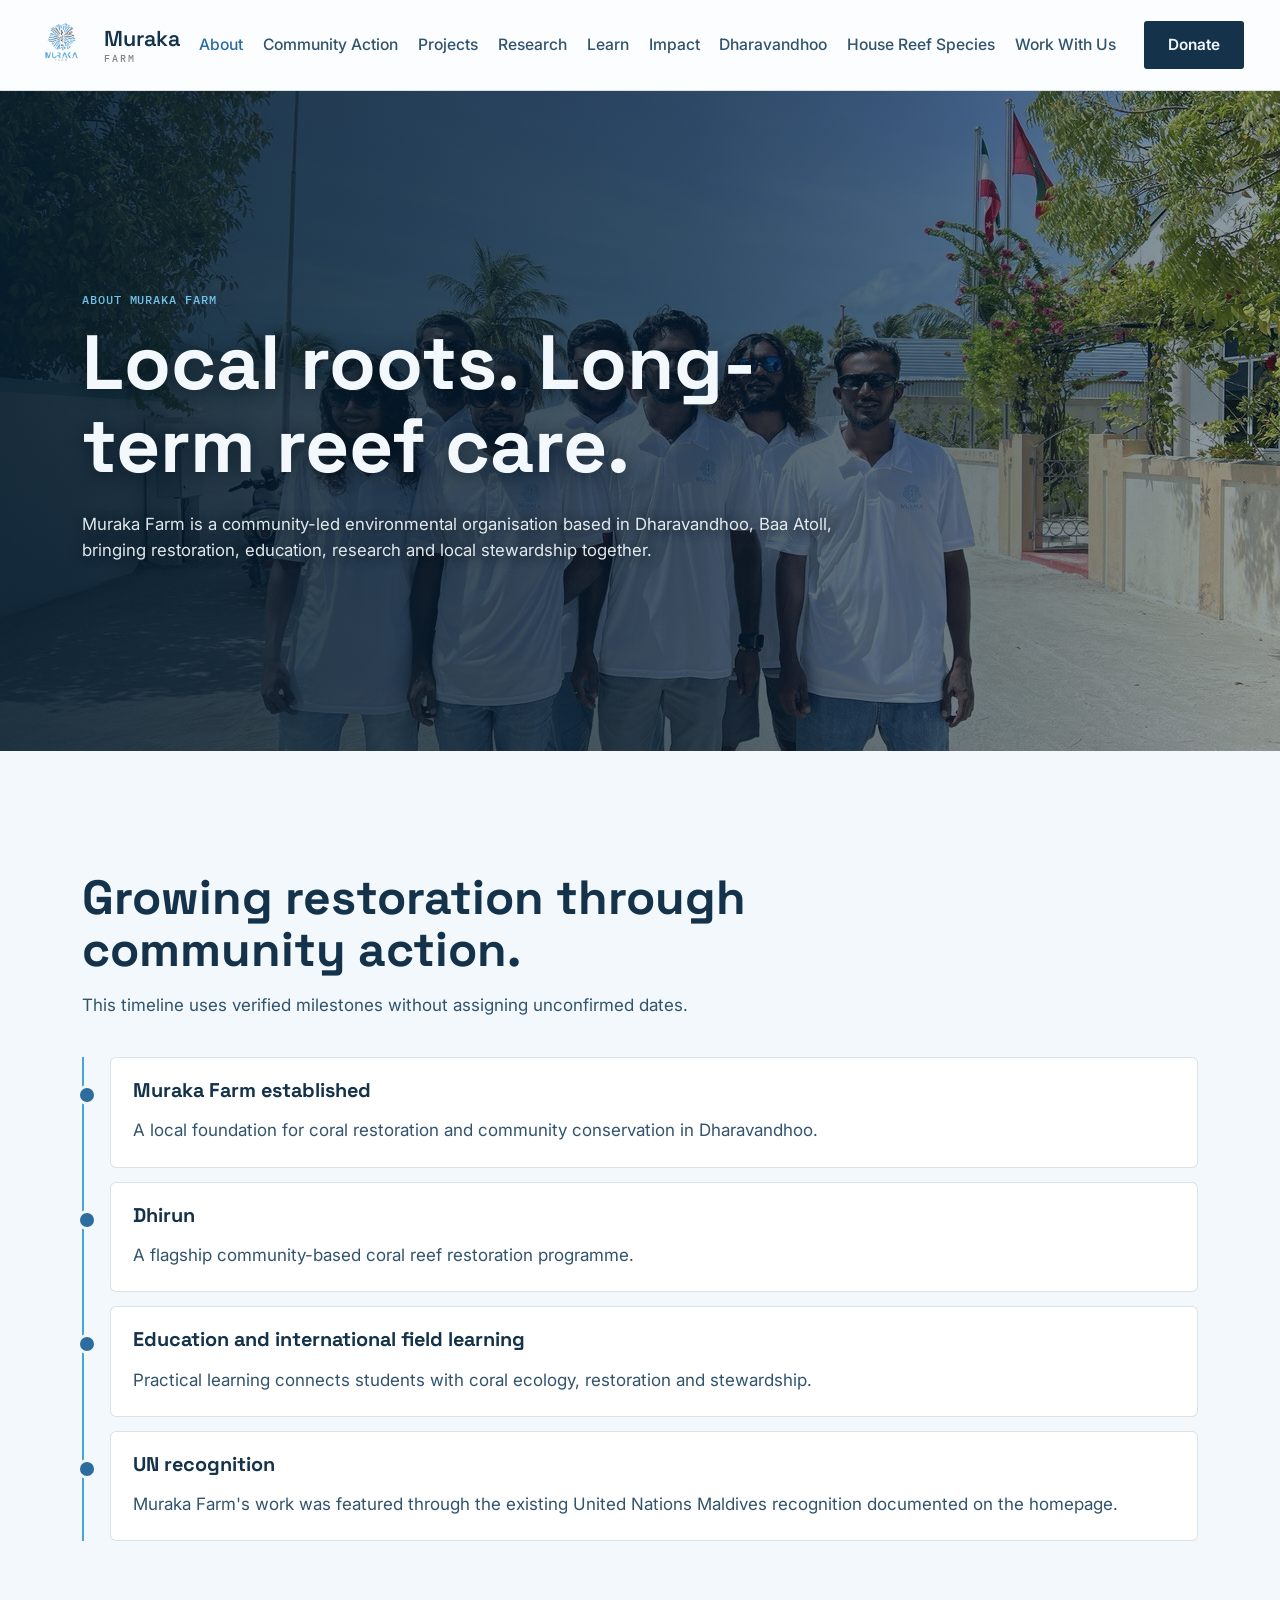
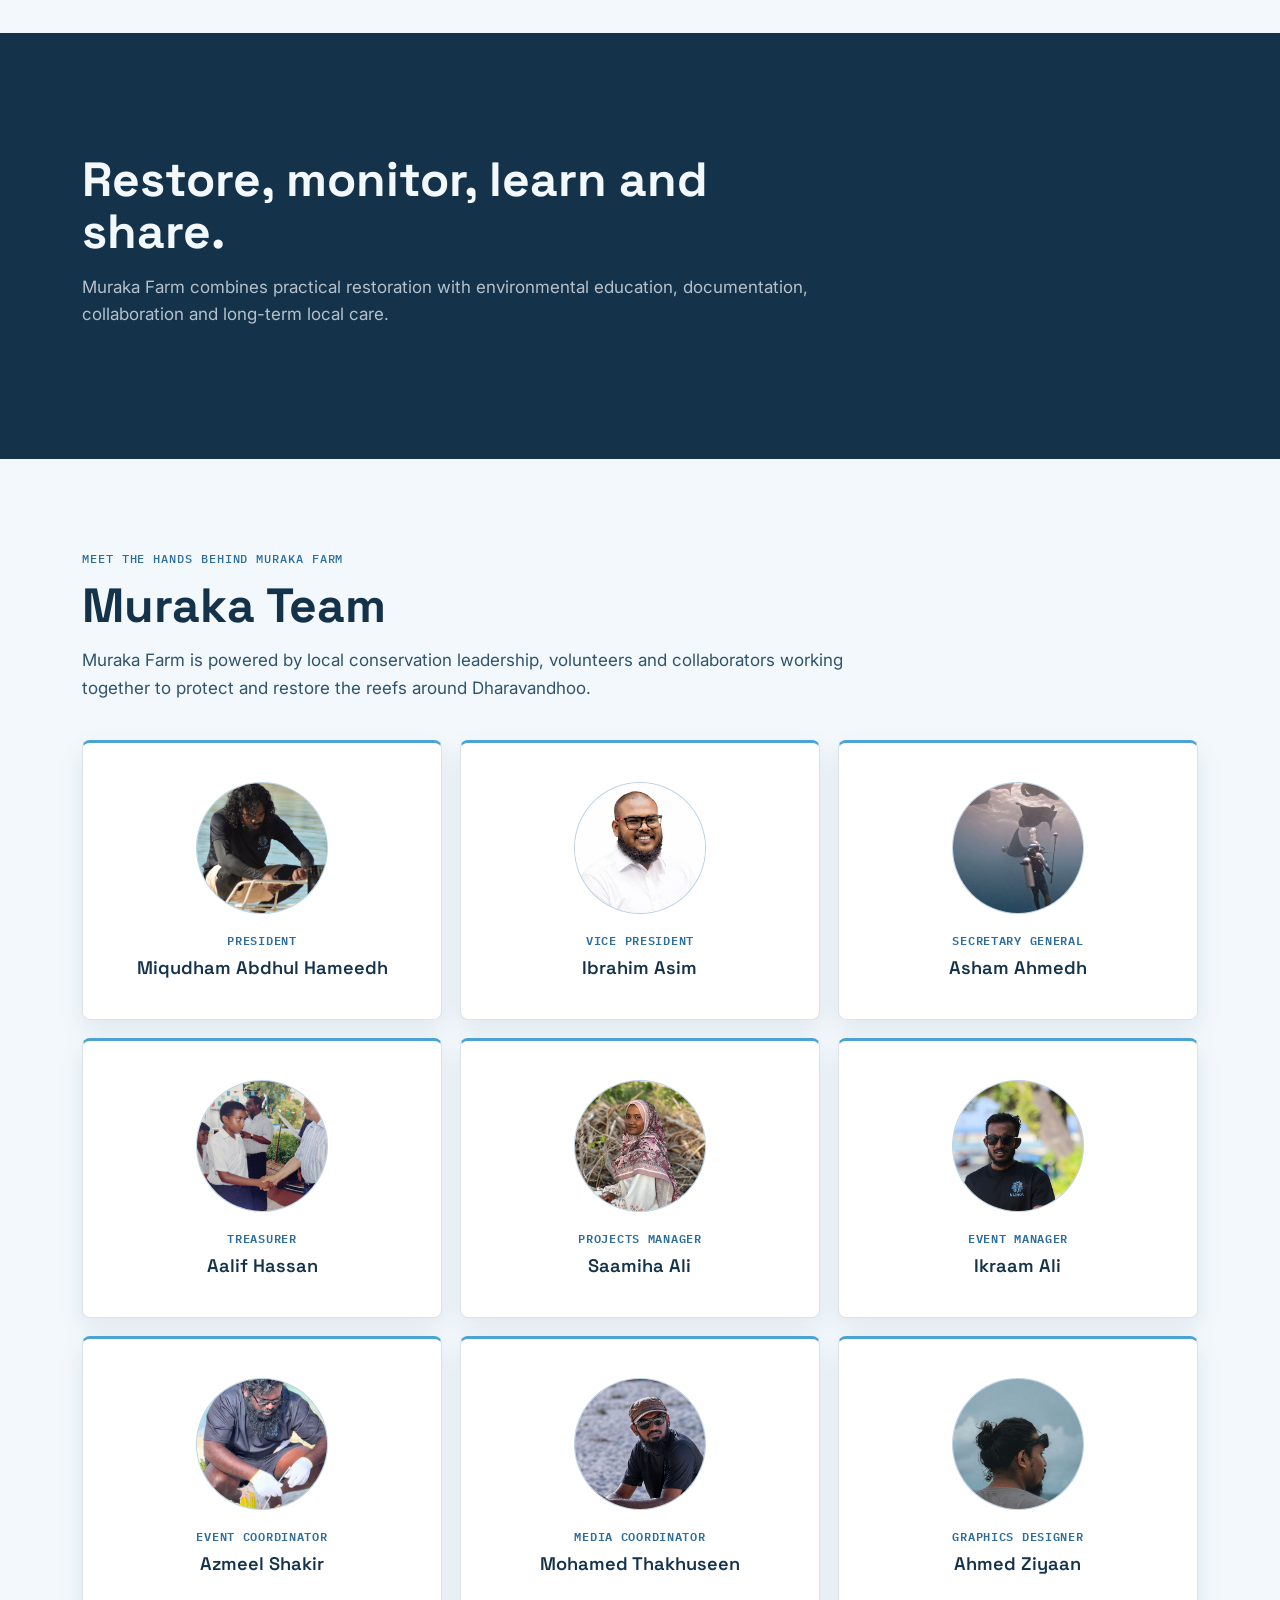
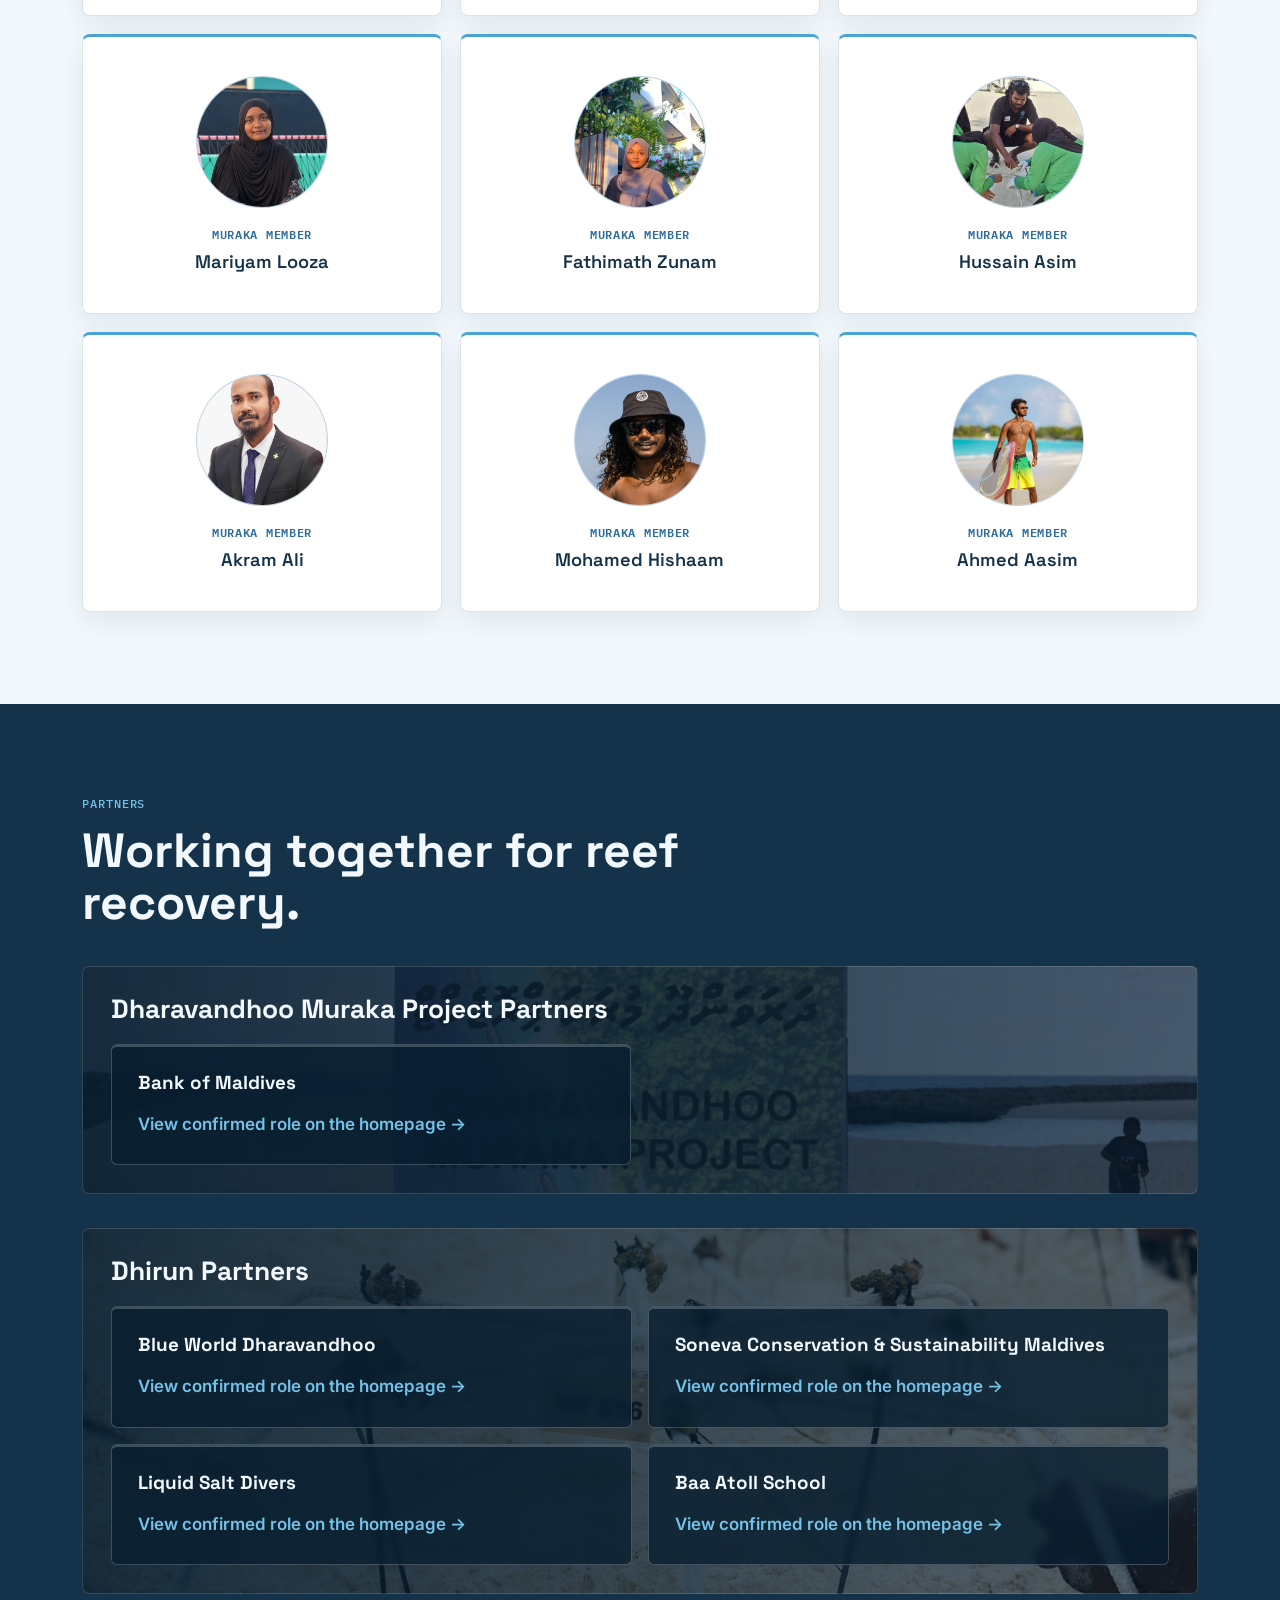
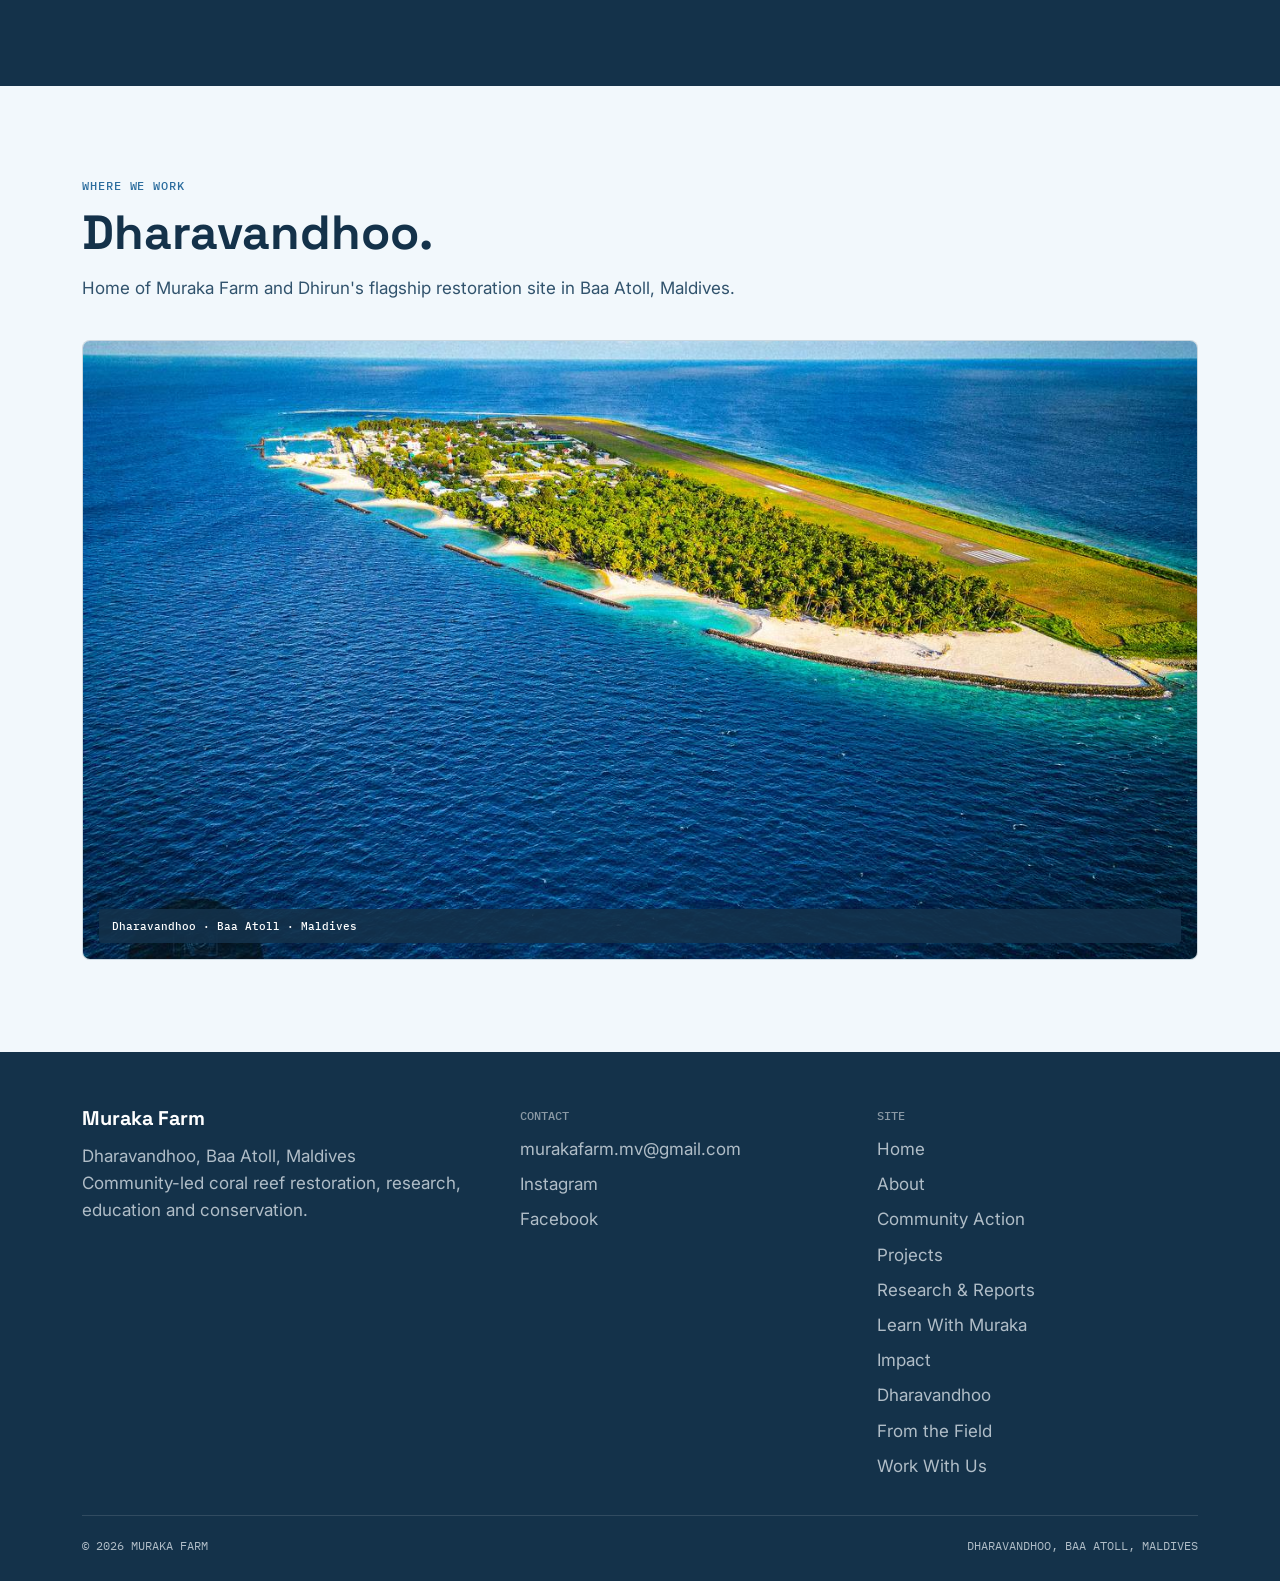
<file: about.html>
<!doctype html>
<html lang="en">
  <head>
    <meta charset="utf-8" />
    <meta name="viewport" content="width=device-width,initial-scale=1" />
    <title>About Muraka Farm | Community-Led Reef Restoration Maldives</title>
    <meta
      name="description"
      content="Learn about Muraka Farm, its community-led approach, collaborators and work in Dharavandhoo."
    />
    <link rel="canonical" href="https://murakafarm.org/about.html" />
    <meta
      property="og:title"
      content="About Muraka Farm | Community-Led Reef Restoration Maldives"
    />
    <meta
      property="og:description"
      content="Learn about Muraka Farm, its community-led approach, collaborators and work in Dharavandhoo."
    />
    <meta property="og:url" content="https://murakafarm.org/about.html" />
    <meta property="og:type" content="website" />
    <meta name="twitter:card" content="summary" />
    <meta
      name="twitter:title"
      content="About Muraka Farm | Community-Led Reef Restoration Maldives"
    />
    <meta
      name="twitter:description"
      content="Learn about Muraka Farm, its community-led approach, collaborators and work in Dharavandhoo."
    />
    <link rel="icon" href="images/muraka-logo.png" />
    <link rel="apple-touch-icon" href="images/muraka-logo.png" />
    <link rel="preconnect" href="https://fonts.googleapis.com" />
    <link rel="preconnect" href="https://fonts.gstatic.com" crossorigin />
    <link
      href="https://fonts.googleapis.com/css2?family=IBM+Plex+Mono:wght@400;500;600&family=Inter:wght@400;500;600;700&family=Space+Grotesk:wght@500;600;700&display=swap"
      rel="stylesheet"
    />
    <link rel="stylesheet" href="css/muraka-pages.css" />
    <link rel="stylesheet" href="css/mobile-responsive.css" />
    <link rel="stylesheet" href="css/about.css" />
  </head>
  <body>
    <header>
      <div class="navbar">
        <a class="brand" href="index.html#home"
          ><img src="images/muraka-logo.png" alt="Muraka Farm" /><span
            >Muraka<small>FARM</small></span
          ></a
        ><button
          class="nav-toggle"
          type="button"
          aria-expanded="false"
          aria-controls="primaryNav"
          aria-label="Open navigation menu"
        >
          <svg viewBox="0 0 24 24" aria-hidden="true">
            <path d="M4 7h16M4 12h16M4 17h16" />
          </svg>
        </button>
        <nav id="primaryNav" aria-label="Primary navigation">
          <ul>
            <li><a href="about.html" aria-current="page">About</a></li>
            <li><a href="community-action.html">Community Action</a></li>
            <li><a href="projects.html">Projects</a></li>
            <li><a href="research.html">Research</a></li>
            <li><a href="learn.html">Learn</a></li>
            <li><a href="impact.html">Impact</a></li>
            <li><a href="dharavandhoo.html">Dharavandhoo</a></li>
            <li><a href="work-with-us.html">Work With Us</a></li>
            <li class="mobile-menu-donate">
              <a href="index.html#donate">Donate</a>
            </li>
          </ul>
        </nav>
        <a class="nav-cta" href="index.html#donate">Donate</a>
      </div>
    </header>
    <main>
      <section class="hero about-hero">
        <div class="wrap about-hero-grid">
          <div class="hero-inner">
            <span class="tag">About Muraka Farm</span>
            <h1>Local roots. Long-term reef care.</h1>
            <p>
              Muraka Farm is a community-led environmental organisation based in
              Dharavandhoo, Baa Atoll, bringing restoration, education, research
              and local stewardship together.
            </p>
          </div>
        </div>
      </section>
      <section>
        <div class="wrap">
          <div class="head">
            <span class="tag">Our story</span>
            <h2>Growing restoration through community action.</h2>
            <p>
              This timeline uses verified milestones without assigning
              unconfirmed dates.
            </p>
          </div>
          <div class="timeline">
            <article>
              <h3>Muraka Farm established</h3>
              <p class="copy">
                A local foundation for coral restoration and community
                conservation in Dharavandhoo.
              </p>
            </article>
            <article>
              <h3>Dhirun</h3>
              <p class="copy">
                A flagship community-based coral reef restoration programme.
              </p>
            </article>
            <article>
              <h3>Education and international field learning</h3>
              <p class="copy">
                Practical learning connects students with coral ecology,
                restoration and stewardship.
              </p>
            </article>
            <article>
              <h3>UN recognition</h3>
              <p class="copy">
                Muraka Farm's work was featured through the existing United
                Nations Maldives recognition documented on the homepage.
              </p>
            </article>
          </div>
          <!-- TODO: add confirmed milestone dates when available -->
        </div>
      </section>
      <section class="dark">
        <div class="wrap">
          <div class="head">
            <span class="tag">Our approach</span>
            <h2>Restore, monitor, learn and share.</h2>
            <p>
              Muraka Farm combines practical restoration with environmental
              education, documentation, collaboration and long-term local care.
            </p>
          </div>
        </div>
      </section>
      <section class="team-section" aria-labelledby="muraka-team-title">
        <div class="wrap">
          <div class="head">
            <span class="tag">Meet the hands behind Muraka Farm</span>
            <h2 id="muraka-team-title">Muraka Team</h2>
            <p>
              Muraka Farm is powered by local conservation leadership,
              volunteers and collaborators working together to protect and
              restore the reefs around Dharavandhoo.
            </p>
          </div>

          <div class="muraka-team">
            <ul class="team-grid" aria-label="Muraka Team profiles">
              <li><article class="team-profile-card" aria-label="President profile"><!-- President's profile photograph. --><img class="team-profile-photo" src="images/photo_2026-08-13_22-08-09.jpg" alt="Miqudham Abdhul Hameedh, President" width="854" height="1280" loading="lazy" decoding="async"><p class="team-profile-card__position">President</p><!-- President's name. --><h4>Miqudham Abdhul Hameedh</h4></article></li>
              <li><article class="team-profile-card" aria-label="Vice President profile"><!-- Vice President's profile photograph. --><img class="team-profile-photo" src="images/photo_2026-08-13_21-21-42.jpg" alt="Ibrahim Asim, Vice President" width="853" height="1280" loading="lazy" decoding="async"><p class="team-profile-card__position">Vice President</p><!-- Vice President's name. --><h4>Ibrahim Asim</h4></article></li>
              <li><article class="team-profile-card" aria-label="Asham Ahmedh, Secretary General"><!-- Secretary General's profile photograph. --><img class="team-profile-photo" src="images/photo_2026-08-14_22-20-13%20(2).jpg" alt="Asham Ahmedh, Secretary General" width="662" height="1280" loading="lazy" decoding="async"><p class="team-profile-card__position">Secretary General</p><!-- Secretary General's name. --><h4>Asham Ahmedh</h4></article></li>
              <li><article class="team-profile-card" aria-label="Treasurer profile"><!-- Treasurer's profile photograph. --><img class="team-profile-photo" src="images/photo_2026-08-13_22-08-36.jpg" alt="Aalif Hassan, Treasurer" width="1280" height="958" loading="lazy" decoding="async"><p class="team-profile-card__position">Treasurer</p><!-- Treasurer's name. --><h4>Aalif Hassan</h4></article></li>
              <li><article class="team-profile-card" aria-label="Saamiha Ali, Projects Manager"><!-- Projects Manager's profile photograph. --><img class="team-profile-photo" src="images/photo_2026-08-14_14-00-15.jpg" alt="Saamiha Ali, Projects Manager" width="960" height="1280" loading="lazy" decoding="async"><p class="team-profile-card__position">Projects Manager</p><!-- Projects Manager's name. --><h4>Saamiha Ali</h4></article></li>
              <li><article class="team-profile-card" aria-label="Event Manager profile"><!-- Event Manager's profile photograph. --><img class="team-profile-photo" src="images/photo_2026-08-13_21-58-36.jpg" alt="Ikraam Ali, Event Manager" width="1280" height="854" loading="lazy" decoding="async"><p class="team-profile-card__position">Event Manager</p><!-- Event Manager's name. --><h4>Ikraam Ali</h4></article></li>
              <li><article class="team-profile-card" aria-label="Event Coordinator profile"><!-- Event Coordinator's profile photograph. --><img class="team-profile-photo" src="images/photo_2026-08-13_21-49-45.jpg" alt="Azmeel Shakir, Event Coordinator" width="826" height="1280" loading="lazy" decoding="async"><p class="team-profile-card__position">Event Coordinator</p><!-- Event Coordinator's name. --><h4>Azmeel Shakir</h4></article></li>
              <li><article class="team-profile-card" aria-label="Media Coordinator profile"><!-- Media Coordinator's profile photograph. --><img class="team-profile-photo" src="images/photo_2026-08-13_21-21-33.jpg" alt="Mohamed Thakhuseen, Media Coordinator" width="960" height="1280" loading="lazy" decoding="async"><p class="team-profile-card__position">Media Coordinator</p><!-- Media Coordinator's name. --><h4>Mohamed Thakhuseen</h4></article></li>
              <li><article class="team-profile-card" aria-label="Graphics Designer profile"><!-- Graphics Designer's profile photograph. --><img class="team-profile-photo" src="images/photo_2026-08-14_14-10-51.jpg" alt="Ahmed Ziyaan, Graphics Designer" width="1008" height="1280" loading="lazy" decoding="async"><p class="team-profile-card__position">Graphics Designer</p><!-- Graphics Designer's name. --><h4>Ahmed Ziyaan</h4></article></li>
              <li><article class="team-profile-card" aria-label="Mariyam Looza, Muraka Member"><!-- Muraka Member's profile photograph. --><img class="team-profile-photo" src="images/photo_2026-08-14_14-00-58.jpg" alt="Mariyam Looza, Muraka Member" width="960" height="1280" loading="lazy" decoding="async"><p class="team-profile-card__position">Muraka Member</p><!-- Muraka Member's name. --><h4>Mariyam Looza</h4></article></li>
              <li><article class="team-profile-card" aria-label="Fathimath Zunam, Muraka Member"><!-- Fathimath Zunam's profile photograph. --><img class="team-profile-photo" src="images/IMG_7886.JPG" alt="Fathimath Zunam, Muraka Member" width="735" height="980" loading="lazy" decoding="async"><p class="team-profile-card__position">Muraka Member</p><!-- Muraka Member's name. --><h4>Fathimath Zunam</h4></article></li>
              <li><article class="team-profile-card" aria-label="Hussain Asim, Muraka Member"><!-- Hussain Asim's profile photograph. --><img class="team-profile-photo" src="images/photo_2026-08-13_22-04-03.jpg" alt="Hussain Asim, Muraka Member" width="960" height="1280" loading="lazy" decoding="async"><p class="team-profile-card__position">Muraka Member</p><!-- Muraka Member's name. --><h4>Hussain Asim</h4></article></li>
              <li><article class="team-profile-card" aria-label="Akram Ali, Muraka Member"><!-- Akram Ali's profile photograph. --><img class="team-profile-photo" src="images/photo_2026-08-14_22-43-56.jpg" alt="Akram Ali, Muraka Member" width="996" height="1280" loading="lazy" decoding="async"><p class="team-profile-card__position">Muraka Member</p><!-- Muraka Member's name. --><h4>Akram Ali</h4></article></li>
              <li><article class="team-profile-card" aria-label="Mohamed Hishaam, Muraka Member"><!-- Mohamed Hishaam's profile photograph. --><img class="team-profile-photo" src="images/photo_2026-08-14_22-20-13.jpg" alt="Mohamed Hishaam, Muraka Member" width="1280" height="855" loading="lazy" decoding="async"><p class="team-profile-card__position">Muraka Member</p><!-- Muraka Member's name. --><h4>Mohamed Hishaam</h4></article></li>
              <li><article class="team-profile-card" aria-label="Ahmed Aasim, Muraka Member"><!-- Ahmed Aasim's profile photograph. --><img class="team-profile-photo" src="images/photo_2026-08-14_22-36-13.jpg" alt="Ahmed Aasim, Muraka Member" width="854" height="1280" loading="lazy" decoding="async"><p class="team-profile-card__position">Muraka Member</p><!-- Muraka Member's name. --><h4>Ahmed Aasim</h4></article></li>
            </ul>
          </div>
        </div>
      </section>
      <section class="dark">
        <div class="wrap">
          <div class="head">
            <span class="tag">Partners</span>
            <h2>Working together for reef recovery.</h2>
          </div>
          <div class="about-partner-groups">
            <section class="about-partner-group about-partner-group--dharavandhoo" aria-labelledby="dharavandhoo-muraka-partners-title">
              <h3 class="about-partner-group__title" id="dharavandhoo-muraka-partners-title">Dharavandhoo Muraka Project Partners</h3>
              <div class="grid about-partner-grid about-partner-grid--single">
                <article class="card">
                  <h3>Bank of Maldives</h3>
                  <a href="index.html#partners"
                    >View confirmed role on the homepage →</a
                  >
                </article>
              </div>
            </section>
            <section class="about-partner-group about-partner-group--dhirun" aria-labelledby="dhirun-partners-title">
              <h3 class="about-partner-group__title" id="dhirun-partners-title">Dhirun Partners</h3>
              <div class="grid about-partner-grid">
                <article class="card">
                  <h3>Blue World Dharavandhoo</h3>
                  <a href="index.html#partners"
                    >View confirmed role on the homepage →</a
                  >
                </article>
                <article class="card">
                  <h3>Soneva Conservation & Sustainability Maldives</h3>
                  <a href="index.html#partners"
                    >View confirmed role on the homepage →</a
                  >
                </article>
                <article class="card">
                  <h3>Liquid Salt Divers</h3>
                  <a href="index.html#partners"
                    >View confirmed role on the homepage →</a
                  >
                </article>
                <article class="card">
                  <h3>Baa Atoll School</h3>
                  <a href="index.html#partners"
                    >View confirmed role on the homepage →</a
                  >
                </article>
              </div>
            </section>
          </div>
        </div>
      </section>
      <section>
        <div class="wrap">
          <div class="head">
            <span class="tag">Where we work</span>
            <h2>Dharavandhoo.</h2>
            <p>
              Home of Muraka Farm and Dhirun's flagship restoration site in Baa
              Atoll, Maldives.
            </p>
          </div>
          <div
            class="location-gallery"
            aria-label="View of Dharavandhoo and its surrounding reef"
          >
            <figure class="location-photo">
              <img
                src="images/dharavandhoo-aerial.jpg"
                alt="Aerial view of Dharavandhoo island and its surrounding reef"
                loading="lazy"
                decoding="async"
              />
              <figcaption class="location-caption">
                Dharavandhoo · Baa Atoll · Maldives
              </figcaption>
            </figure>
          </div>
        </div>
      </section>
    </main>
    <footer>
      <div class="wrap">
        <div class="footer-grid">
          <div>
            <h3>Muraka Farm</h3>
            <p>
              Dharavandhoo, Baa Atoll, Maldives<br />Community-led coral reef
              restoration, research, education and conservation.
            </p>
          </div>
          <div>
            <h4>Contact</h4>
            <ul>
              <li>
                <a href="mailto:murakafarm.mv@gmail.com"
                  >murakafarm.mv@gmail.com</a
                >
              </li>
              <li>
                <a
                  href="https://www.instagram.com/murakafarm.drv"
                  target="_blank"
                  rel="noopener noreferrer"
                  >Instagram</a
                >
              </li>
              <li>
                <a
                  href="https://web.facebook.com/murakafarm.mv/"
                  target="_blank"
                  rel="noopener noreferrer"
                  >Facebook</a
                >
              </li>
            </ul>
          </div>
          <div>
            <h4>Site</h4>
            <ul>
              <li><a href="index.html#home">Home</a></li>
              <li><a href="about.html" aria-current="page">About</a></li>
              <li><a href="community-action.html">Community Action</a></li>
              <li><a href="projects.html">Projects</a></li>
              <li><a href="research.html">Research &amp; Reports</a></li>
              <li><a href="learn.html">Learn With Muraka</a></li>
              <li><a href="impact.html">Impact</a></li>
              <li><a href="dharavandhoo.html">Dharavandhoo</a></li>
              <li><a href="field-updates.html">From the Field</a></li>
              <li><a href="work-with-us.html">Work With Us</a></li>
            </ul>
          </div>
        </div>
        <div class="footer-bottom">
          <span>© 2026 MURAKA FARM</span
          ><span>DHARAVANDHOO, BAA ATOLL, MALDIVES</span>
        </div>
      </div>
    </footer>
    <script src="js/muraka-pages.js"></script>
  </body>
</html>
</file>
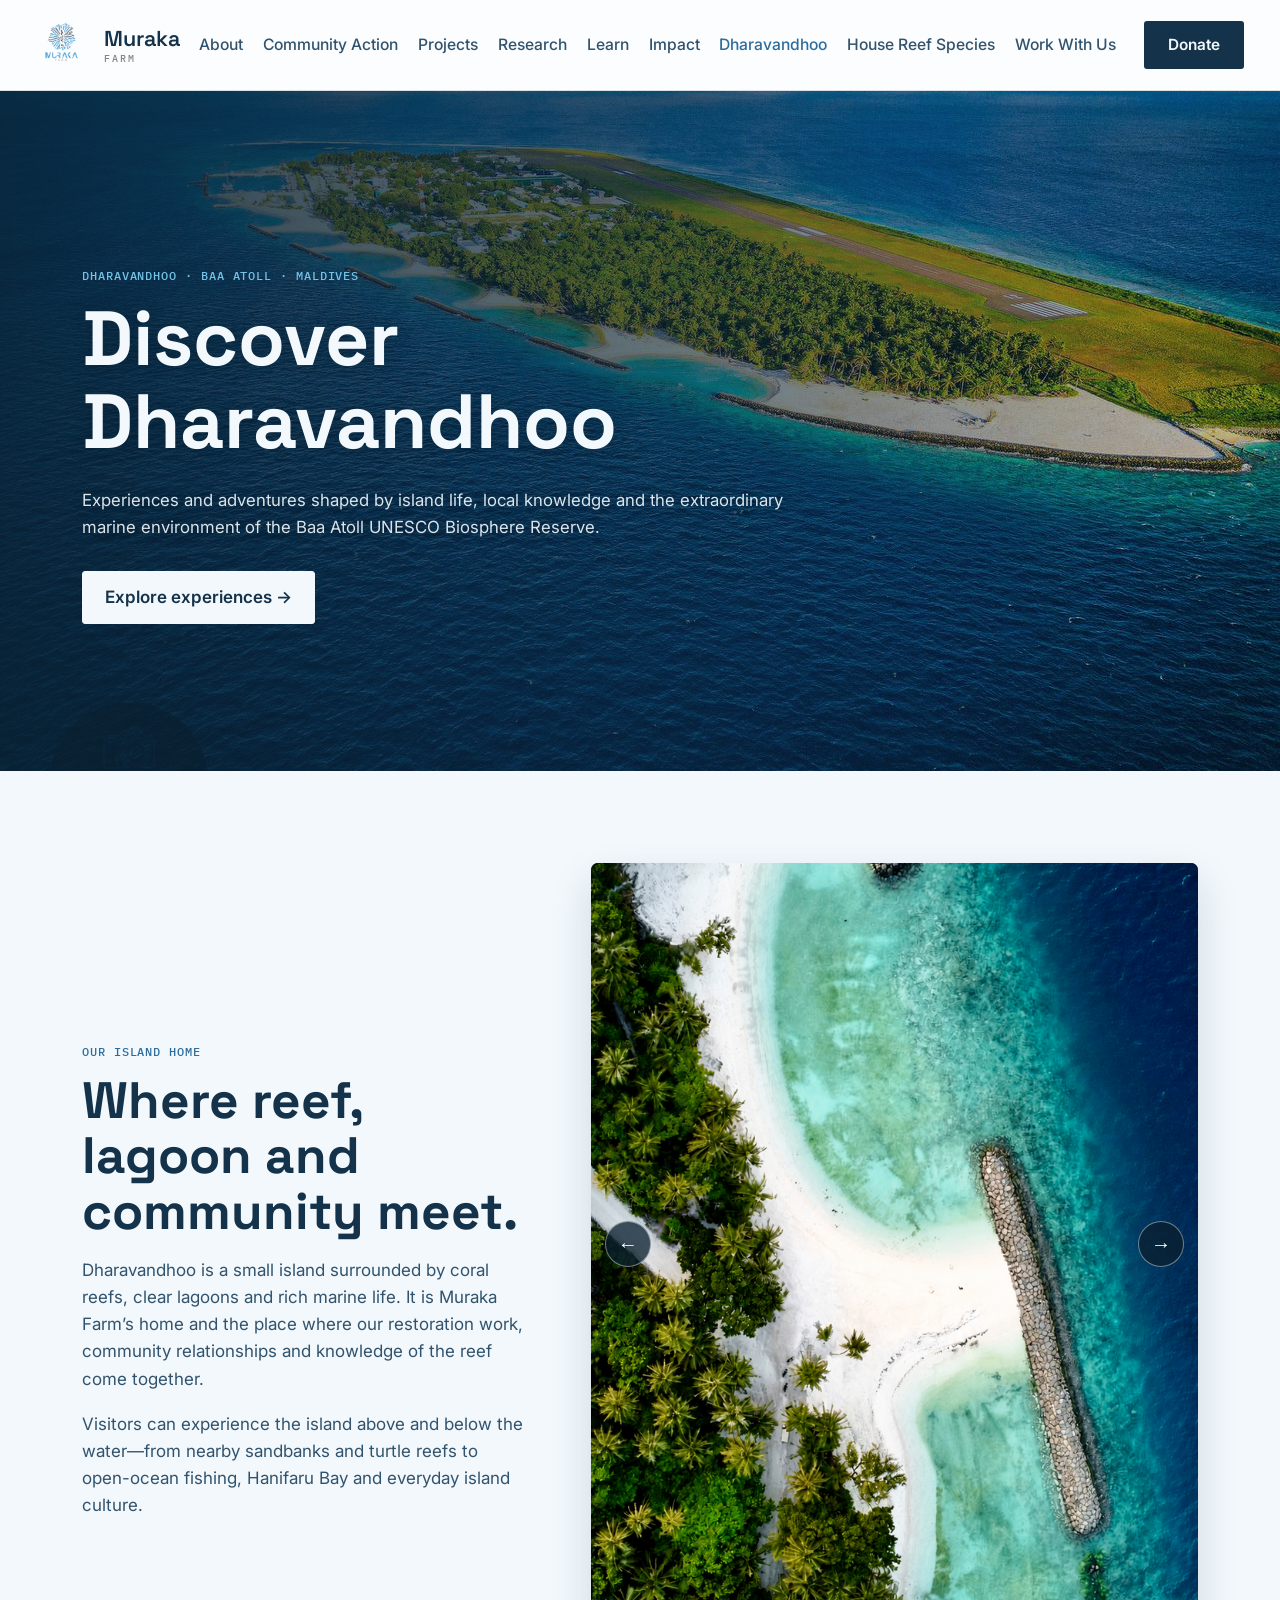
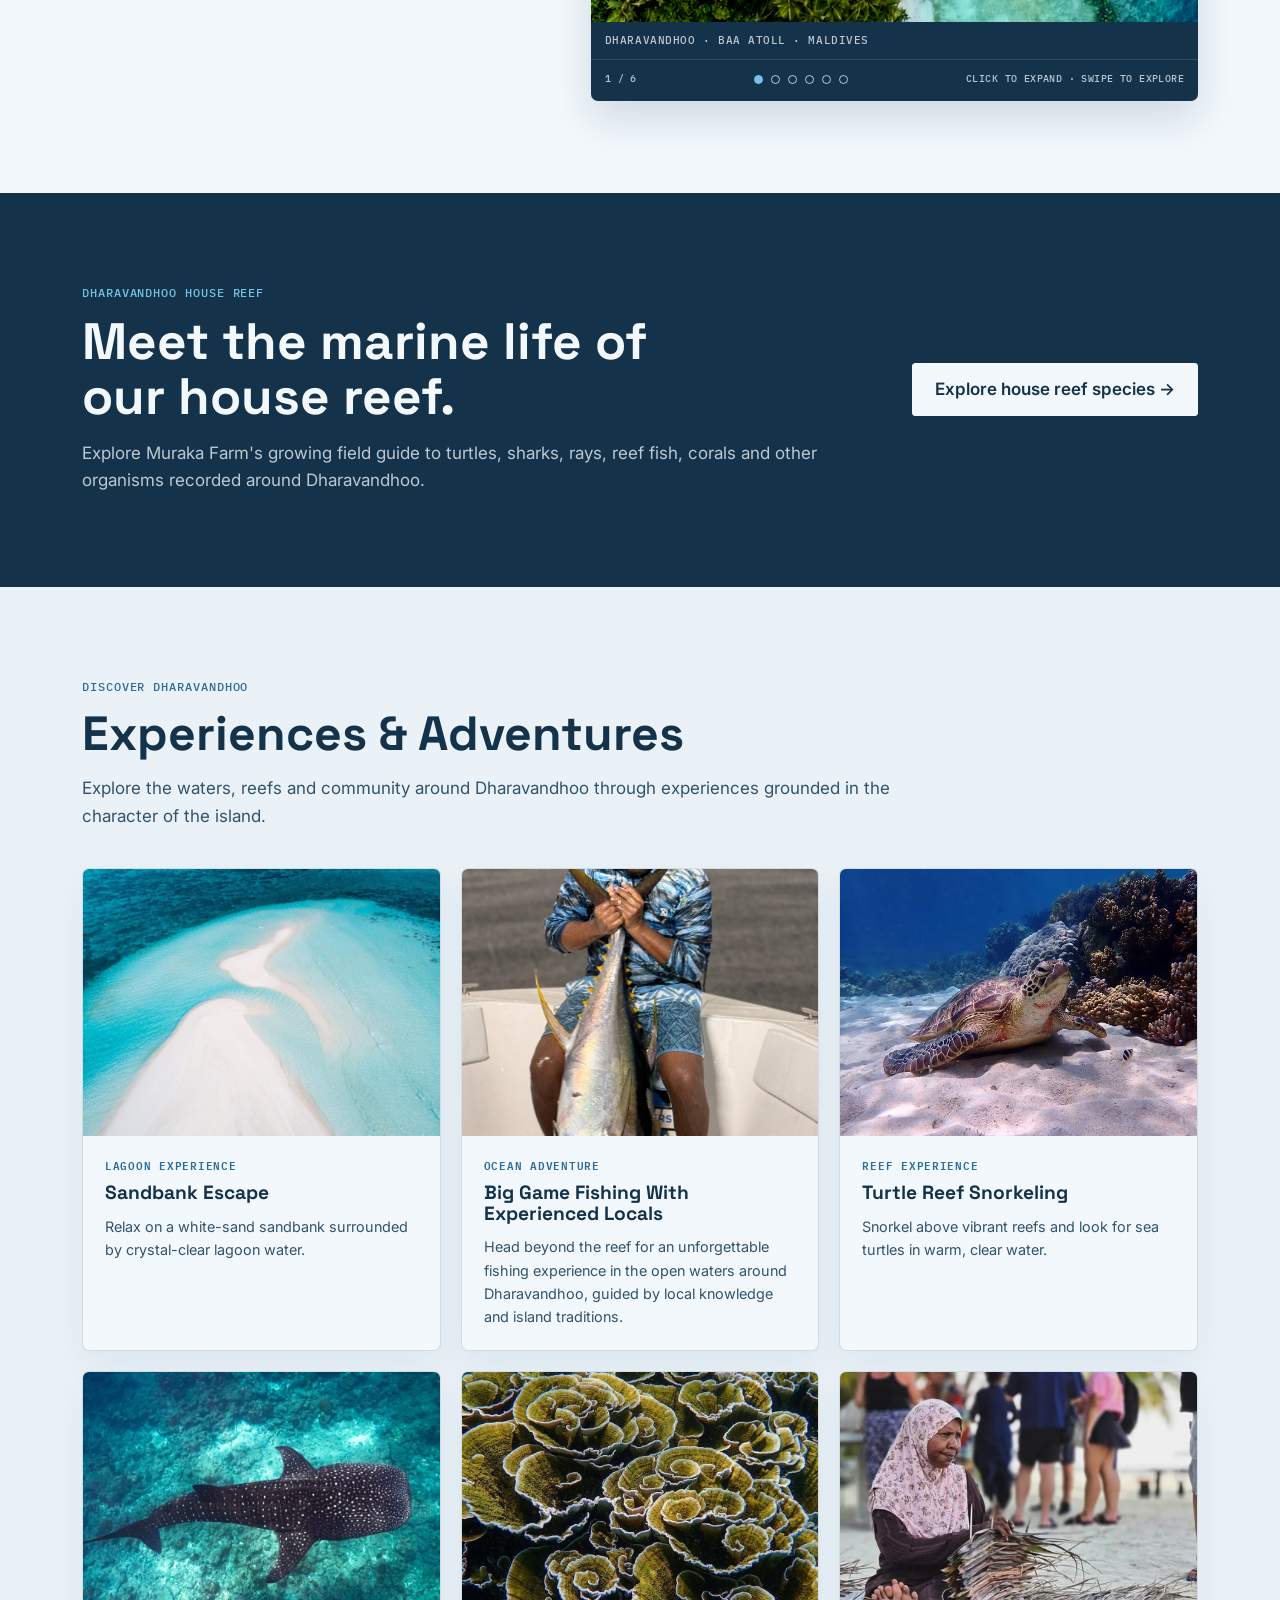
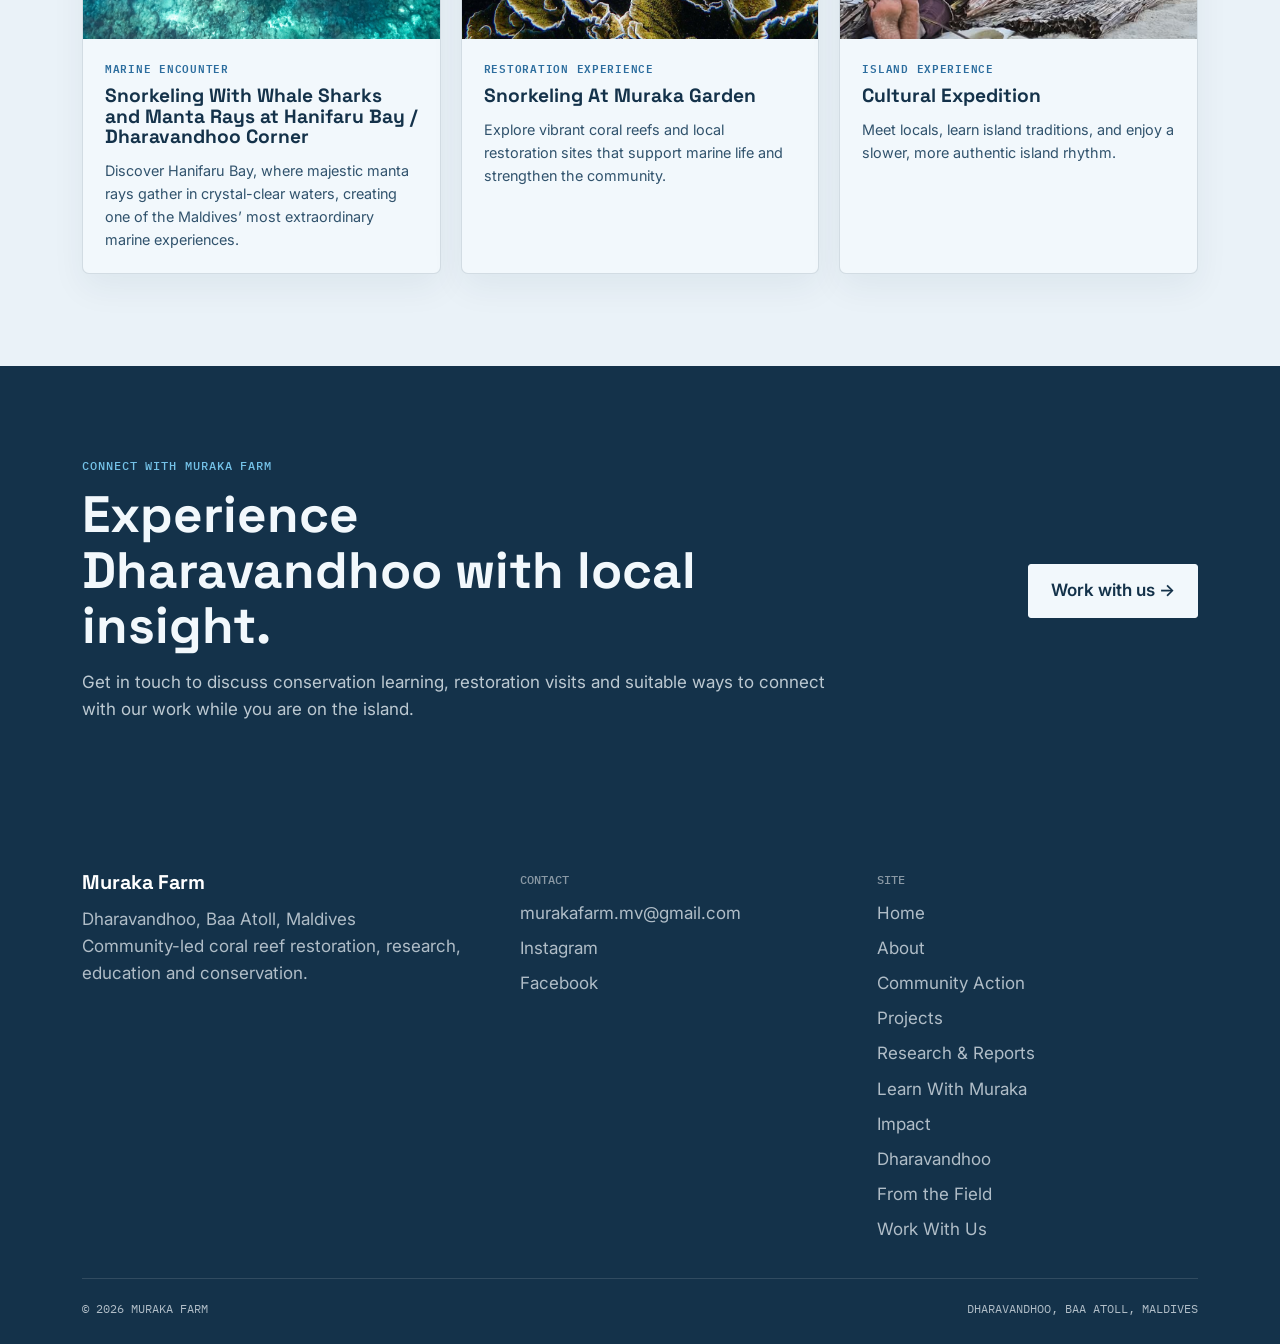
<file: dharavandhoo.html>
<!DOCTYPE html>
<html lang="en">
<head>
  <meta charset="utf-8">
  <meta name="viewport" content="width=device-width,initial-scale=1">
  <title>Discover Dharavandhoo | Experiences &amp; Adventures</title>
  <meta name="description" content="Discover Dharavandhoo experiences and adventures, from sandbanks and reef snorkeling to Hanifaru Bay, fishing and island culture.">
  <link rel="canonical" href="https://murakafarm.org/dharavandhoo.html">
  <meta property="og:title" content="Discover Dharavandhoo | Experiences &amp; Adventures">
  <meta property="og:description" content="Explore island, reef and cultural experiences around Dharavandhoo in Baa Atoll, Maldives.">
  <meta property="og:url" content="https://murakafarm.org/dharavandhoo.html">
  <meta property="og:type" content="website">
  <meta property="og:image" content="https://murakafarm.org/images/dharavandhoo-aerial.jpg">
  <meta name="twitter:card" content="summary_large_image">
  <meta name="twitter:title" content="Discover Dharavandhoo | Experiences &amp; Adventures">
  <meta name="twitter:description" content="Explore island, reef and cultural experiences around Dharavandhoo in Baa Atoll, Maldives.">
  <link rel="icon" href="images/muraka-logo.png">
  <link rel="apple-touch-icon" href="images/muraka-logo.png">
  <link rel="preconnect" href="https://fonts.googleapis.com">
  <link rel="preconnect" href="https://fonts.gstatic.com" crossorigin>
  <link href="https://fonts.googleapis.com/css2?family=IBM+Plex+Mono:wght@400;500;600&amp;family=Inter:wght@400;500;600;700&amp;family=Space+Grotesk:wght@500;600;700&amp;display=swap" rel="stylesheet">
  <link rel="stylesheet" href="css/muraka-pages.css">
  <link rel="stylesheet" href="css/mobile-responsive.css">
  <link rel="stylesheet" href="css/dharavandhoo.css">
</head>
<body>
  <header>
    <div class="navbar">
      <a class="brand" href="index.html#home"><img src="images/muraka-logo.png" alt="Muraka Farm"><span>Muraka<small>FARM</small></span></a>
      <button class="nav-toggle" type="button" aria-expanded="false" aria-controls="primaryNav" aria-label="Open navigation menu"><svg viewBox="0 0 24 24" aria-hidden="true"><path d="M4 7h16M4 12h16M4 17h16"/></svg></button>
      <nav id="primaryNav" aria-label="Primary navigation">
        <ul>
          <li><a href="about.html">About</a></li>
          <li><a href="community-action.html">Community Action</a></li>
          <li><a href="projects.html">Projects</a></li>
          <li><a href="research.html">Research</a></li>
          <li><a href="learn.html">Learn</a></li>
          <li><a href="impact.html">Impact</a></li>
          <li><a href="dharavandhoo.html" aria-current="page">Dharavandhoo</a></li>
          <li><a href="work-with-us.html">Work With Us</a></li>
          <li class="mobile-menu-donate"><a href="index.html#donate">Donate</a></li>
        </ul>
      </nav>
      <a class="nav-cta" href="index.html#donate">Donate</a>
    </div>
  </header>

  <main>
    <section class="hero dharavandhoo-hero">
      <div class="wrap hero-inner">
        <span class="tag">Dharavandhoo · Baa Atoll · Maldives</span>
        <h1>Discover Dharavandhoo</h1>
        <p>Experiences and adventures shaped by island life, local knowledge and the extraordinary marine environment of the Baa Atoll UNESCO Biosphere Reserve.</p>
        <a class="btn primary" href="#experiences">Explore experiences →</a>
      </div>
    </section>

    <section class="island-introduction">
      <div class="wrap island-introduction-grid">
        <div class="island-introduction-copy">
          <span class="tag">Our island home</span>
          <h2>Where reef, lagoon and community meet.</h2>
          <p>Dharavandhoo is a small island surrounded by coral reefs, clear lagoons and rich marine life. It is Muraka Farm’s home and the place where our restoration work, community relationships and knowledge of the reef come together.</p>
          <p>Visitors can experience the island above and below the water—from nearby sandbanks and turtle reefs to open-ocean fishing, Hanifaru Bay and everyday island culture.</p>
        </div>
        <div class="island-gallery" data-island-gallery role="region" aria-roledescription="carousel" aria-label="Our island home photographs" tabindex="0">
          <div class="island-gallery-track">
            <figure class="island-gallery-slide" role="group" aria-roledescription="slide" aria-label="1 of 6">
              <button class="island-gallery-expand" type="button" aria-label="View aerial photograph of Dharavandhoo beach, lagoon and reef edge at full size">
                <img src="images/dharavandhoo-shoreline.png" alt="Dharavandhoo beach, lagoon and reef edge viewed from above" loading="lazy" decoding="async">
              </button>
              <figcaption>Dharavandhoo · Baa Atoll · Maldives</figcaption>
            </figure>
            <figure class="island-gallery-slide" role="group" aria-roledescription="slide" aria-label="2 of 6" aria-hidden="true">
              <button class="island-gallery-expand" type="button" tabindex="-1" aria-label="View Dharavandhoo beach and community activity at full size">
                <img src="images/photo_2026-08-14_21-20-20.jpg" alt="Aerial view of boats, swimmers and community activity along Dharavandhoo beach" loading="lazy" decoding="async">
              </button>
              <figcaption>Island life along Dharavandhoo beach</figcaption>
            </figure>
            <figure class="island-gallery-slide" role="group" aria-roledescription="slide" aria-label="3 of 6" aria-hidden="true">
              <button class="island-gallery-expand" type="button" tabindex="-1" aria-label="View Dharavandhoo shoreline and reef at full size">
                <img src="images/photo_2026-08-14_21-33-49.jpg" alt="Aerial view along Dharavandhoo's white shoreline, reef edge and clear lagoon" loading="lazy" decoding="async">
              </button>
              <figcaption>Shoreline, lagoon and house reef</figcaption>
            </figure>
            <figure class="island-gallery-slide" role="group" aria-roledescription="slide" aria-label="4 of 6" aria-hidden="true">
              <button class="island-gallery-expand" type="button" tabindex="-1" aria-label="View aerial photograph of Dharavandhoo island and runway at full size">
                <img src="images/photo_2026-08-14_21-49-07.jpg" alt="Wide aerial view of Dharavandhoo island, its runway, shoreline and surrounding reef" loading="lazy" decoding="async">
              </button>
              <figcaption>Dharavandhoo island and runway</figcaption>
            </figure>
            <figure class="island-gallery-slide" role="group" aria-roledescription="slide" aria-label="5 of 6" aria-hidden="true">
              <button class="island-gallery-expand" type="button" tabindex="-1" aria-label="View vertical aerial photograph of Dharavandhoo's coastline at full size">
                <img src="images/photo_2026-08-14_21-47-18.jpg" alt="Vertical aerial view of Dharavandhoo's palm-lined coastline, beaches and deep-blue ocean" loading="lazy" decoding="async">
              </button>
              <figcaption>Palm-lined coastline and island community</figcaption>
            </figure>
            <figure class="island-gallery-slide" role="group" aria-roledescription="slide" aria-label="6 of 6" aria-hidden="true">
              <button class="island-gallery-expand" type="button" tabindex="-1" aria-label="View panoramic aerial photograph of Dharavandhoo's shoreline at full size">
                <img src="images/photo_2026-08-14_21-47-28.jpg" alt="Panoramic aerial view of Dharavandhoo's white beaches, lagoon and coastal homes" loading="lazy" decoding="async">
              </button>
              <figcaption>White beaches and the Dharavandhoo lagoon</figcaption>
            </figure>
          </div>
          <button class="island-gallery-arrow island-gallery-arrow--previous" type="button" aria-label="Previous island photograph">&#8592;</button>
          <button class="island-gallery-arrow island-gallery-arrow--next" type="button" aria-label="Next island photograph">&#8594;</button>
          <div class="island-gallery-controls">
            <span class="island-gallery-status" aria-live="polite">1 / 6</span>
            <div class="island-gallery-dots" aria-label="Choose an island photograph">
              <button type="button" aria-label="View photograph 1" aria-current="true"></button>
              <button type="button" aria-label="View photograph 2"></button>
              <button type="button" aria-label="View photograph 3"></button>
              <button type="button" aria-label="View photograph 4"></button>
              <button type="button" aria-label="View photograph 5"></button>
              <button type="button" aria-label="View photograph 6"></button>
            </div>
            <span class="island-gallery-hint">Click to expand · Swipe to explore</span>
          </div>
        </div>
      </div>
    </section>

    <dialog class="island-gallery-lightbox" aria-label="Expanded island photograph">
      <button class="island-gallery-lightbox-close" type="button" aria-label="Close expanded photograph">&times;</button>
      <button class="island-gallery-lightbox-arrow island-gallery-lightbox-arrow--previous" type="button" aria-label="View previous photograph">&#8592;</button>
      <figure>
        <img alt="">
        <figcaption></figcaption>
      </figure>
      <button class="island-gallery-lightbox-arrow island-gallery-lightbox-arrow--next" type="button" aria-label="View next photograph">&#8594;</button>
    </dialog>

    <section class="experiences" id="experiences">
      <div class="wrap">
        <div class="head experiences-heading">
          <span class="tag">Discover Dharavandhoo</span>
          <h2>Experiences &amp; Adventures</h2>
          <p>Explore the waters, reefs and community around Dharavandhoo through experiences grounded in the character of the island.</p>
        </div>

        <div class="adventure-grid">
          <article class="adventure-card">
            <img src="images/sandbank.jpg" alt="White-sand bank near Dharavandhoo surrounded by clear lagoon water" loading="lazy" decoding="async">
            <div class="adventure-copy">
              <span>Lagoon experience</span>
              <h3>Sandbank Escape</h3>
              <p>Relax on a white-sand sandbank surrounded by crystal-clear lagoon water.</p>
            </div>
          </article>

          <article class="adventure-card">
            <img src="images/big-game-fishing.jpg" alt="Open-water fishing experience near Dharavandhoo" loading="lazy" decoding="async">
            <div class="adventure-copy">
              <span>Ocean adventure</span>
              <h3>Big Game Fishing With Experienced Locals</h3>
              <p>Head beyond the reef for an unforgettable fishing experience in the open waters around Dharavandhoo, guided by local knowledge and island traditions.</p>
            </div>
          </article>

          <article class="adventure-card">
            <img src="images/turtle-reef.jpg" alt="Sea turtle swimming above a coral reef near Dharavandhoo" loading="lazy" decoding="async">
            <div class="adventure-copy">
              <span>Reef experience</span>
              <h3>Turtle Reef Snorkeling</h3>
              <p>Snorkel above vibrant reefs and look for sea turtles in warm, clear water.</p>
            </div>
          </article>

          <article class="adventure-card">
            <img src="images/hanifaru-manta.jpeg" alt="Manta ray swimming at Hanifaru Bay in Baa Atoll" loading="lazy" decoding="async">
            <div class="adventure-copy">
              <span>Marine encounter</span>
              <h3>Snorkeling With Whale Sharks and Manta Rays at Hanifaru Bay / Dharavandhoo Corner</h3>
              <p>Discover Hanifaru Bay, where majestic manta rays gather in crystal-clear waters, creating one of the Maldives’ most extraordinary marine experiences.</p>
            </div>
          </article>

          <article class="adventure-card">
            <img src="images/muraka-garden-visiting.jpg" alt="Layered corals in the Muraka coral garden near Dharavandhoo" loading="lazy" decoding="async">
            <div class="adventure-copy">
              <span>Restoration experience</span>
              <h3>Snorkeling At Muraka Garden</h3>
              <p>Explore vibrant coral reefs and local restoration sites that support marine life and strengthen the community.</p>
            </div>
          </article>

          <article class="adventure-card">
            <img src="images/island-culture.png" alt="Cultural experience with the Dharavandhoo island community" loading="lazy" decoding="async">
            <div class="adventure-copy">
              <span>Island experience</span>
              <h3>Cultural Expedition</h3>
              <p>Meet locals, learn island traditions, and enjoy a slower, more authentic island rhythm.</p>
            </div>
          </article>
        </div>
      </div>
    </section>

    <section class="visit-cta">
      <div class="wrap visit-cta-inner">
        <div><span class="tag">Connect with Muraka Farm</span><h2>Experience Dharavandhoo with local insight.</h2><p>Get in touch to discuss conservation learning, restoration visits and suitable ways to connect with our work while you are on the island.</p></div>
        <a class="btn primary" href="work-with-us.html">Work with us →</a>
      </div>
    </section>
  </main>

  <footer>
    <div class="wrap">
      <div class="footer-grid">
        <div><h3>Muraka Farm</h3><p>Dharavandhoo, Baa Atoll, Maldives<br>Community-led coral reef restoration, research, education and conservation.</p></div>
        <div><h4>Contact</h4><ul><li><a href="mailto:murakafarm.mv@gmail.com">murakafarm.mv@gmail.com</a></li><li><a href="https://www.instagram.com/murakafarm.drv" target="_blank" rel="noopener noreferrer">Instagram</a></li><li><a href="https://web.facebook.com/murakafarm.mv/" target="_blank" rel="noopener noreferrer">Facebook</a></li></ul></div>
        <div><h4>Site</h4><ul><li><a href="index.html#home">Home</a></li><li><a href="about.html">About</a></li><li><a href="community-action.html">Community Action</a></li><li><a href="projects.html">Projects</a></li><li><a href="research.html">Research &amp; Reports</a></li><li><a href="learn.html">Learn With Muraka</a></li><li><a href="impact.html">Impact</a></li><li><a href="dharavandhoo.html" aria-current="page">Dharavandhoo</a></li><li><a href="field-updates.html">From the Field</a></li><li><a href="work-with-us.html">Work With Us</a></li></ul></div>
      </div>
      <div class="footer-bottom"><span>© 2026 MURAKA FARM</span><span>DHARAVANDHOO, BAA ATOLL, MALDIVES</span></div>
    </div>
  </footer>
  <script src="js/muraka-pages.js"></script>
  <script src="js/dharavandhoo-gallery.js"></script>
</body>
</html>
</file>
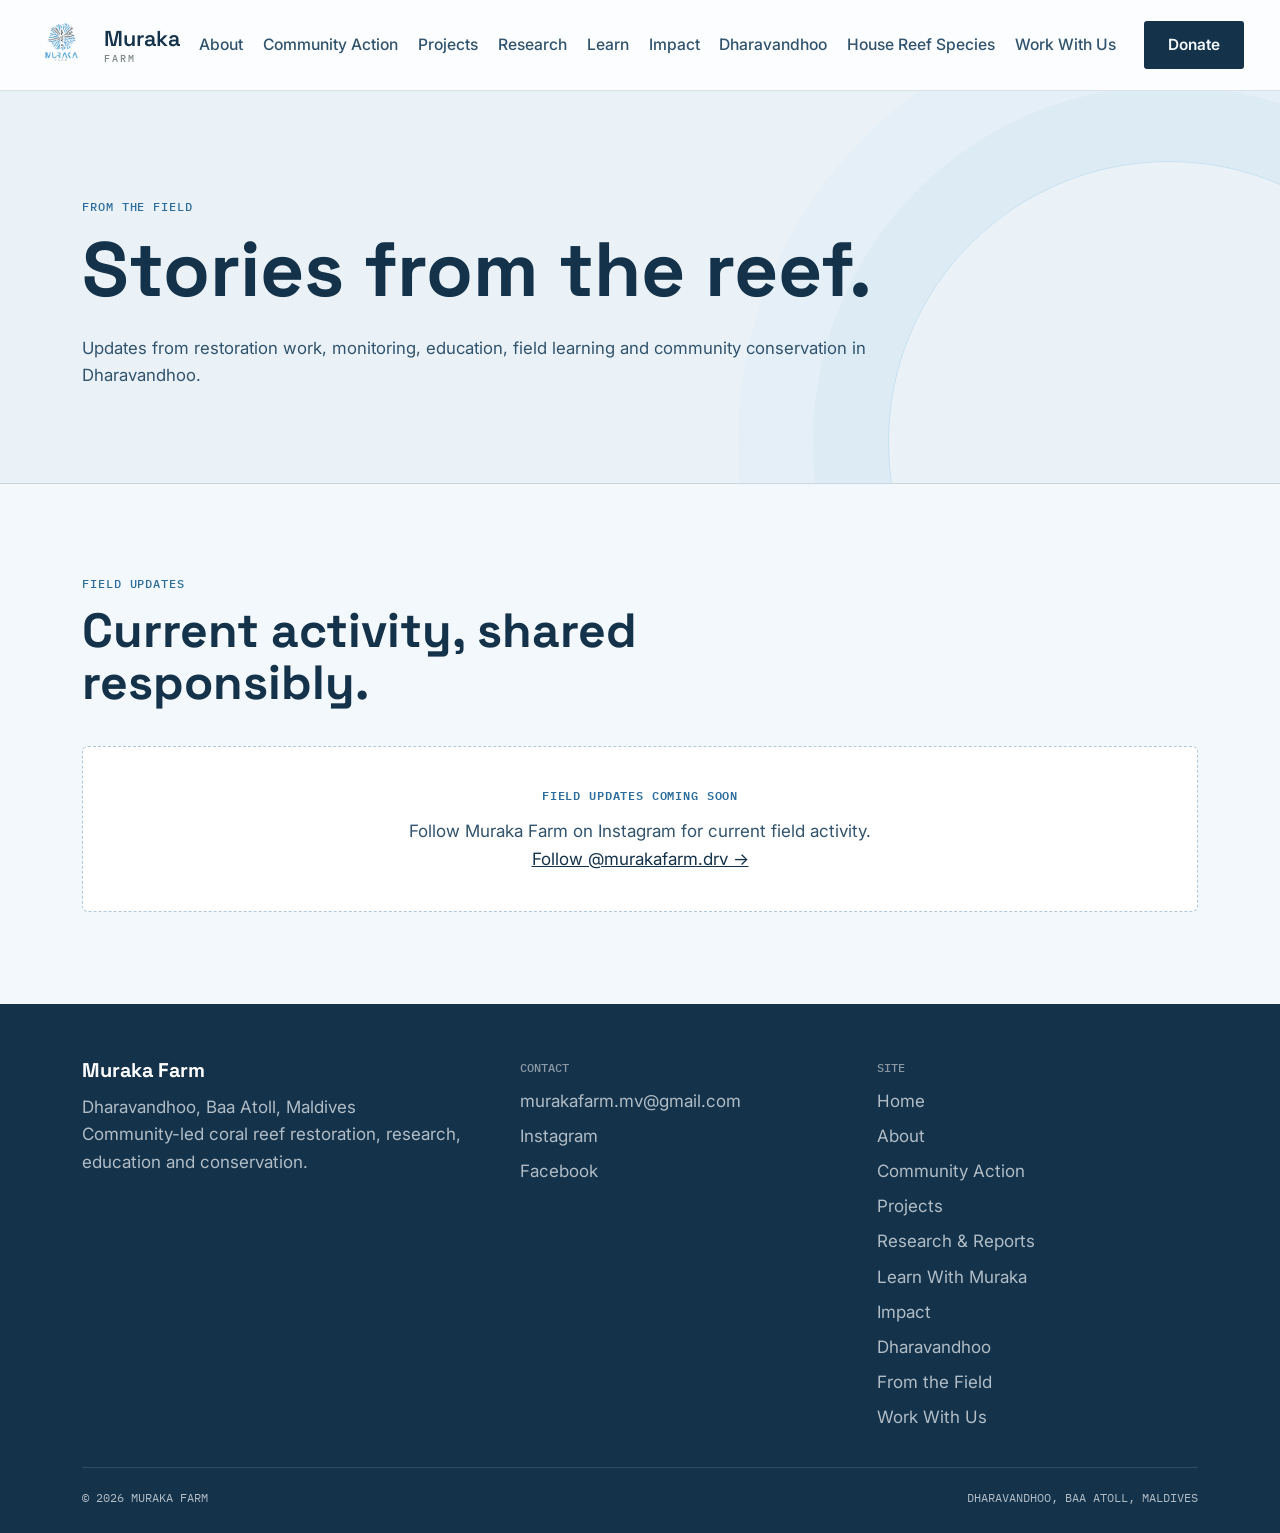
<file: field-updates.html>
<!doctype html><html lang="en"><head><meta charset="utf-8"><meta name="viewport" content="width=device-width,initial-scale=1"><title>From the Field | Muraka Farm News and Updates</title><meta name="description" content="Stories and updates from Muraka Farm restoration, monitoring, education and community conservation."><link rel="canonical" href="https://murakafarm.org/field-updates.html"><meta property="og:title" content="From the Field | Muraka Farm News and Updates"><meta property="og:description" content="Stories and updates from Muraka Farm restoration, monitoring, education and community conservation."><meta property="og:url" content="https://murakafarm.org/field-updates.html"><meta property="og:type" content="website"><meta name="twitter:card" content="summary"><meta name="twitter:title" content="From the Field | Muraka Farm News and Updates"><meta name="twitter:description" content="Stories and updates from Muraka Farm restoration, monitoring, education and community conservation."><link rel="icon" href="images/muraka-logo.png"><link rel="apple-touch-icon" href="images/muraka-logo.png"><link rel="preconnect" href="https://fonts.googleapis.com"><link rel="preconnect" href="https://fonts.gstatic.com" crossorigin><link href="https://fonts.googleapis.com/css2?family=IBM+Plex+Mono:wght@400;500;600&family=Inter:wght@400;500;600;700&family=Space+Grotesk:wght@500;600;700&display=swap" rel="stylesheet"><link rel="stylesheet" href="css/muraka-pages.css"><link rel="stylesheet" href="css/mobile-responsive.css"></head><body><header><div class="navbar"><a class="brand" href="index.html#home"><img src="images/muraka-logo.png" alt="Muraka Farm"><span>Muraka<small>FARM</small></span></a><button class="nav-toggle" type="button" aria-expanded="false" aria-controls="primaryNav" aria-label="Open navigation menu"><svg viewBox="0 0 24 24" aria-hidden="true"><path d="M4 7h16M4 12h16M4 17h16"/></svg></button><nav id="primaryNav" aria-label="Primary navigation"><ul><li><a href="about.html">About</a></li><li><a href="community-action.html">Community Action</a></li><li><a href="projects.html">Projects</a></li><li><a href="research.html">Research</a></li><li><a href="learn.html">Learn</a></li><li><a href="impact.html">Impact</a></li><li><a href="dharavandhoo.html">Dharavandhoo</a></li><li><a href="work-with-us.html">Work With Us</a></li><li class="mobile-menu-donate"><a href="index.html#donate">Donate</a></li></ul></nav><a class="nav-cta" href="index.html#donate">Donate</a></div></header><main><section class="hero"><div class="wrap hero-inner"><span class="tag">From the Field</span><h1>Stories from the reef.</h1><p>Updates from restoration work, monitoring, education, field learning and community conservation in Dharavandhoo.</p></div></section><section><div class="wrap"><div class="head"><span class="tag">Field updates</span><h2>Current activity, shared responsibly.</h2></div><div class="empty"><strong>Field updates coming soon</strong><p>Follow Muraka Farm on Instagram for current field activity.</p><a href="https://www.instagram.com/murakafarm.drv" target="_blank" rel="noopener noreferrer">Follow @murakafarm.drv →</a></div><!-- Future update cards support date, category, title, summary, image and read-update link. --></div></section></main><footer><div class="wrap"><div class="footer-grid"><div><h3>Muraka Farm</h3><p>Dharavandhoo, Baa Atoll, Maldives<br>Community-led coral reef restoration, research, education and conservation.</p></div><div><h4>Contact</h4><ul><li><a href="mailto:murakafarm.mv@gmail.com">murakafarm.mv@gmail.com</a></li><li><a href="https://www.instagram.com/murakafarm.drv" target="_blank" rel="noopener noreferrer">Instagram</a></li><li><a href="https://web.facebook.com/murakafarm.mv/" target="_blank" rel="noopener noreferrer">Facebook</a></li></ul></div><div><h4>Site</h4><ul><li><a href="index.html#home">Home</a></li><li><a href="about.html">About</a></li><li><a href="community-action.html">Community Action</a></li><li><a href="projects.html">Projects</a></li><li><a href="research.html">Research &amp; Reports</a></li><li><a href="learn.html">Learn With Muraka</a></li><li><a href="impact.html">Impact</a></li><li><a href="dharavandhoo.html">Dharavandhoo</a></li><li><a href="field-updates.html" aria-current="page">From the Field</a></li><li><a href="work-with-us.html">Work With Us</a></li></ul></div></div><div class="footer-bottom"><span>© 2026 MURAKA FARM</span><span>DHARAVANDHOO, BAA ATOLL, MALDIVES</span></div></div></footer><script src="js/muraka-pages.js"></script></body></html>
</file>
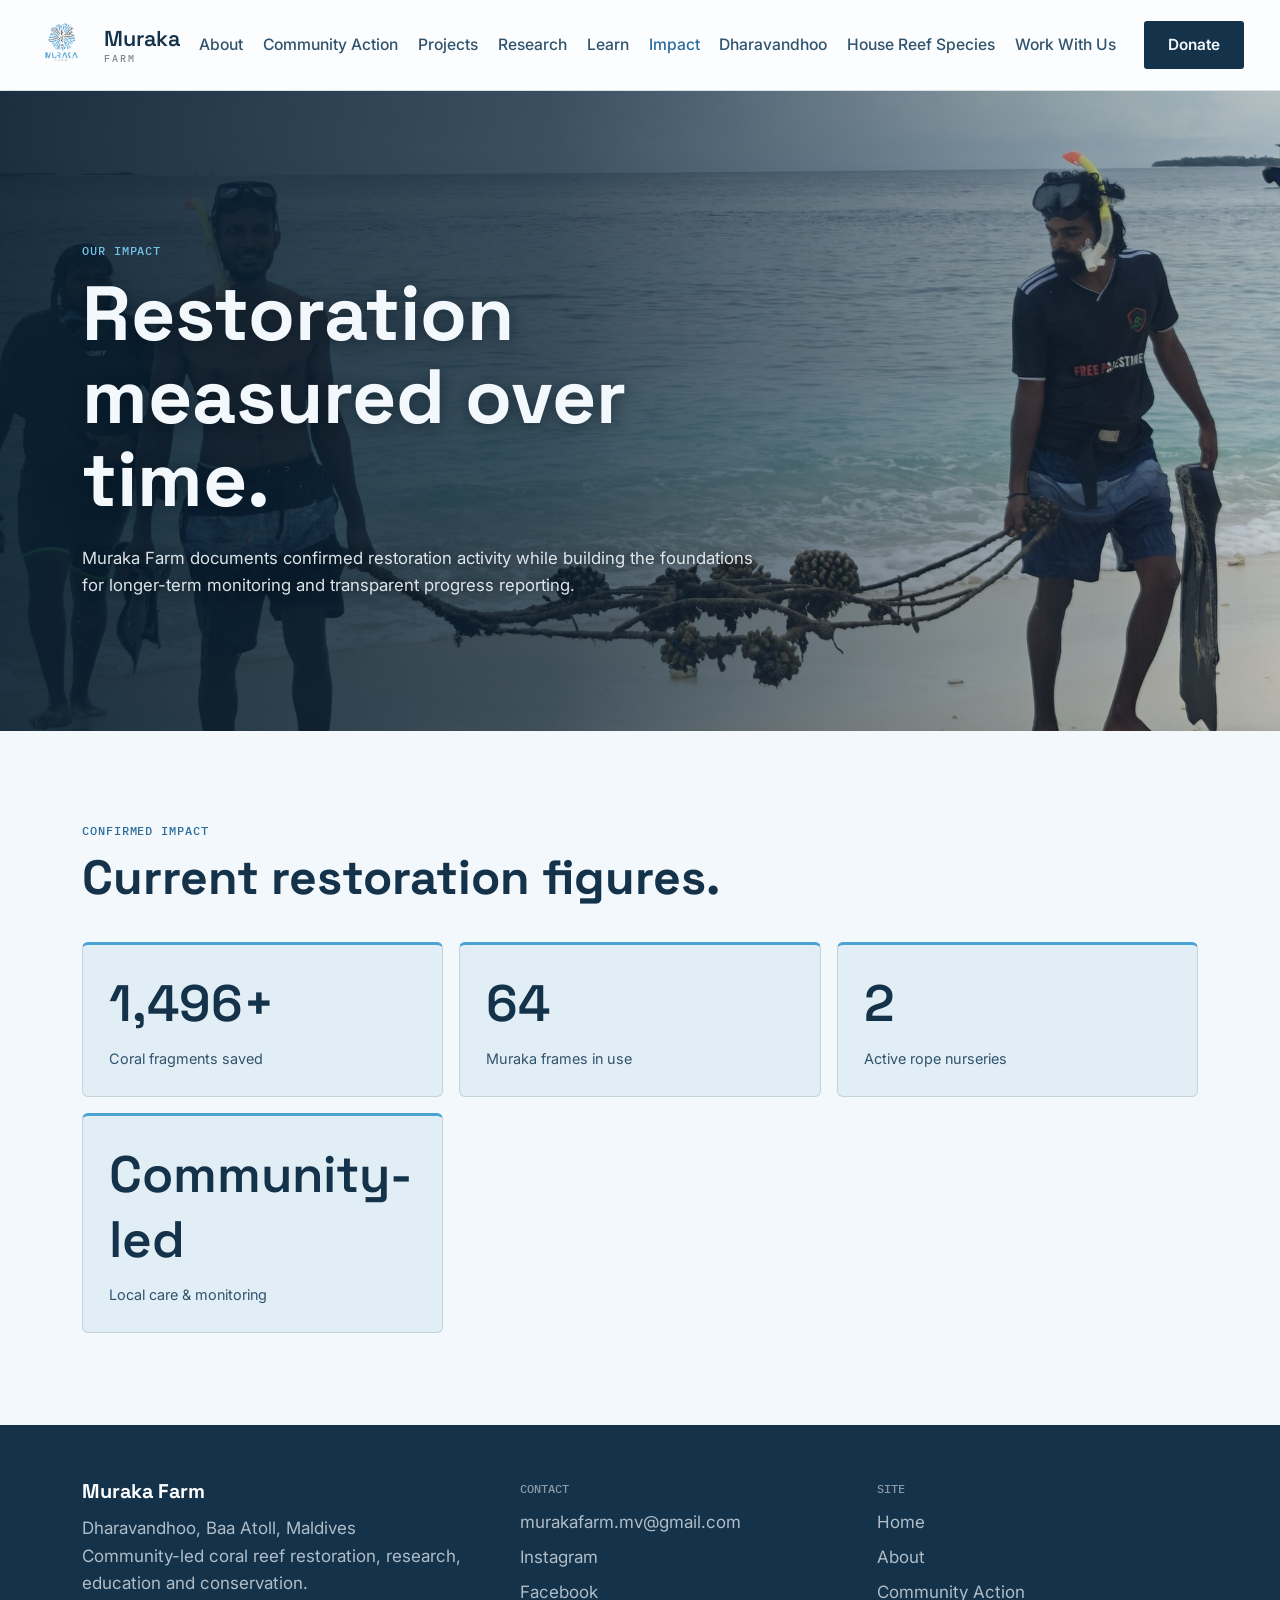
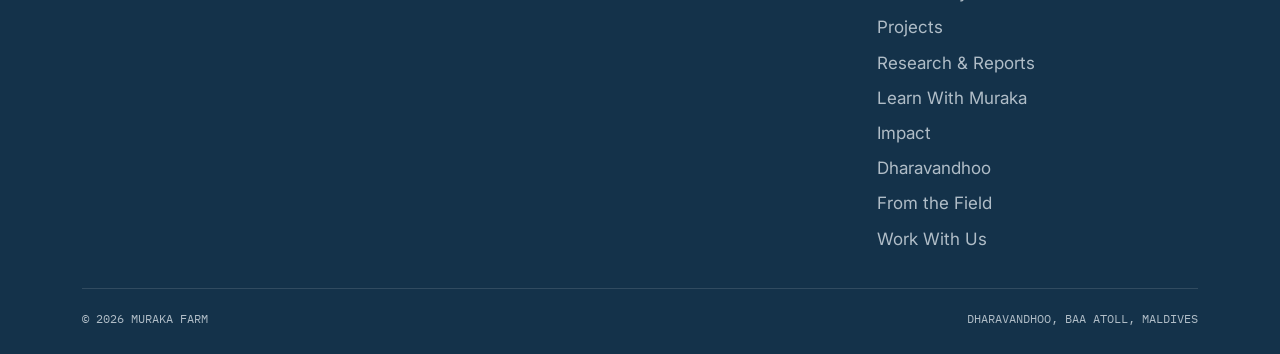
<file: impact.html>
<!doctype html>
<html lang="en">
  <head>
    <meta charset="utf-8" />
    <meta name="viewport" content="width=device-width,initial-scale=1" />
    <title>Impact | Muraka Farm — Coral Restoration Maldives</title>
    <meta
      name="description"
      content="View Muraka Farm confirmed restoration metrics and the foundations for transparent progress monitoring."
    />
    <link rel="canonical" href="https://murakafarm.org/impact.html" />
    <meta
      property="og:title"
      content="Impact | Muraka Farm — Coral Restoration Maldives"
    />
    <meta
      property="og:description"
      content="View Muraka Farm confirmed restoration metrics and the foundations for transparent progress monitoring."
    />
    <meta property="og:url" content="https://murakafarm.org/impact.html" />
    <meta property="og:type" content="website" />
    <meta name="twitter:card" content="summary" />
    <meta
      name="twitter:title"
      content="Impact | Muraka Farm — Coral Restoration Maldives"
    />
    <meta
      name="twitter:description"
      content="View Muraka Farm confirmed restoration metrics and the foundations for transparent progress monitoring."
    />
    <link rel="icon" href="images/muraka-logo.png" />
    <link rel="apple-touch-icon" href="images/muraka-logo.png" />
    <link rel="preconnect" href="https://fonts.googleapis.com" />
    <link rel="preconnect" href="https://fonts.gstatic.com" crossorigin />
    <link
      href="https://fonts.googleapis.com/css2?family=IBM+Plex+Mono:wght@400;500;600&family=Inter:wght@400;500;600;700&family=Space+Grotesk:wght@500;600;700&display=swap"
      rel="stylesheet"
    />
    <link rel="stylesheet" href="css/muraka-pages.css" />
    <link rel="stylesheet" href="css/mobile-responsive.css" />
    <link rel="stylesheet" href="css/impact.css" />
  </head>
  <body>
    <header>
      <div class="navbar">
        <a class="brand" href="index.html#home"
          ><img src="images/muraka-logo.png" alt="Muraka Farm" /><span
            >Muraka<small>FARM</small></span
          ></a
        ><button
          class="nav-toggle"
          type="button"
          aria-expanded="false"
          aria-controls="primaryNav"
          aria-label="Open navigation menu"
        >
          <svg viewBox="0 0 24 24" aria-hidden="true">
            <path d="M4 7h16M4 12h16M4 17h16" />
          </svg>
        </button>
        <nav id="primaryNav" aria-label="Primary navigation">
          <ul>
            <li><a href="about.html">About</a></li>
            <li><a href="community-action.html">Community Action</a></li>
            <li><a href="projects.html">Projects</a></li>
            <li><a href="research.html">Research</a></li>
            <li><a href="learn.html">Learn</a></li>
            <li><a href="impact.html" aria-current="page">Impact</a></li>
            <li><a href="dharavandhoo.html">Dharavandhoo</a></li>
            <li><a href="work-with-us.html">Work With Us</a></li>
            <li class="mobile-menu-donate">
              <a href="index.html#donate">Donate</a>
            </li>
          </ul>
        </nav>
        <a class="nav-cta" href="index.html#donate">Donate</a>
      </div>
    </header>
    <main>
      <section class="hero impact-hero">
        <div class="wrap hero-inner">
          <span class="tag">Our Impact</span>
          <h1>Restoration measured over time.</h1>
          <p>
            Muraka Farm documents confirmed restoration activity while building
            the foundations for longer-term monitoring and transparent progress
            reporting.
          </p>
        </div>
      </section>
      <section>
        <div class="wrap">
          <div class="head">
            <span class="tag">Confirmed impact</span>
            <h2>Current restoration figures.</h2>
          </div>
          <div class="grid">
            <article class="card metric">
              <strong>1,496+</strong>
              <p>Coral fragments saved</p>
            </article>
            <article class="card metric">
              <strong>64</strong>
              <p>Muraka frames in use</p>
            </article>
            <article class="card metric">
              <strong>2</strong>
              <p>Active rope nurseries</p>
            </article>
            <article class="card metric">
              <strong>Community-led</strong>
              <p>Local care &amp; monitoring</p>
            </article>
          </div>
          <!-- TODO: publish students engaged, monitoring sessions, study camps, community volunteers, restoration sites and partner counts only when verified -->
        </div>
      </section>
    </main>
    <footer>
      <div class="wrap">
        <div class="footer-grid">
          <div>
            <h3>Muraka Farm</h3>
            <p>
              Dharavandhoo, Baa Atoll, Maldives<br />Community-led coral reef
              restoration, research, education and conservation.
            </p>
          </div>
          <div>
            <h4>Contact</h4>
            <ul>
              <li>
                <a href="mailto:murakafarm.mv@gmail.com"
                  >murakafarm.mv@gmail.com</a
                >
              </li>
              <li>
                <a
                  href="https://www.instagram.com/murakafarm.drv"
                  target="_blank"
                  rel="noopener noreferrer"
                  >Instagram</a
                >
              </li>
              <li>
                <a
                  href="https://web.facebook.com/murakafarm.mv/"
                  target="_blank"
                  rel="noopener noreferrer"
                  >Facebook</a
                >
              </li>
            </ul>
          </div>
          <div>
            <h4>Site</h4>
            <ul>
              <li><a href="index.html#home">Home</a></li>
              <li><a href="about.html">About</a></li>
              <li><a href="community-action.html">Community Action</a></li>
              <li><a href="projects.html">Projects</a></li>
              <li><a href="research.html">Research &amp; Reports</a></li>
              <li><a href="learn.html">Learn With Muraka</a></li>
              <li><a href="impact.html" aria-current="page">Impact</a></li>
              <li><a href="dharavandhoo.html">Dharavandhoo</a></li>
              <li><a href="field-updates.html">From the Field</a></li>
              <li><a href="work-with-us.html">Work With Us</a></li>
            </ul>
          </div>
        </div>
        <div class="footer-bottom">
          <span>© 2026 MURAKA FARM</span
          ><span>DHARAVANDHOO, BAA ATOLL, MALDIVES</span>
        </div>
      </div>
    </footer>
    <script src="js/muraka-pages.js"></script>
  </body>
</html>
</file>
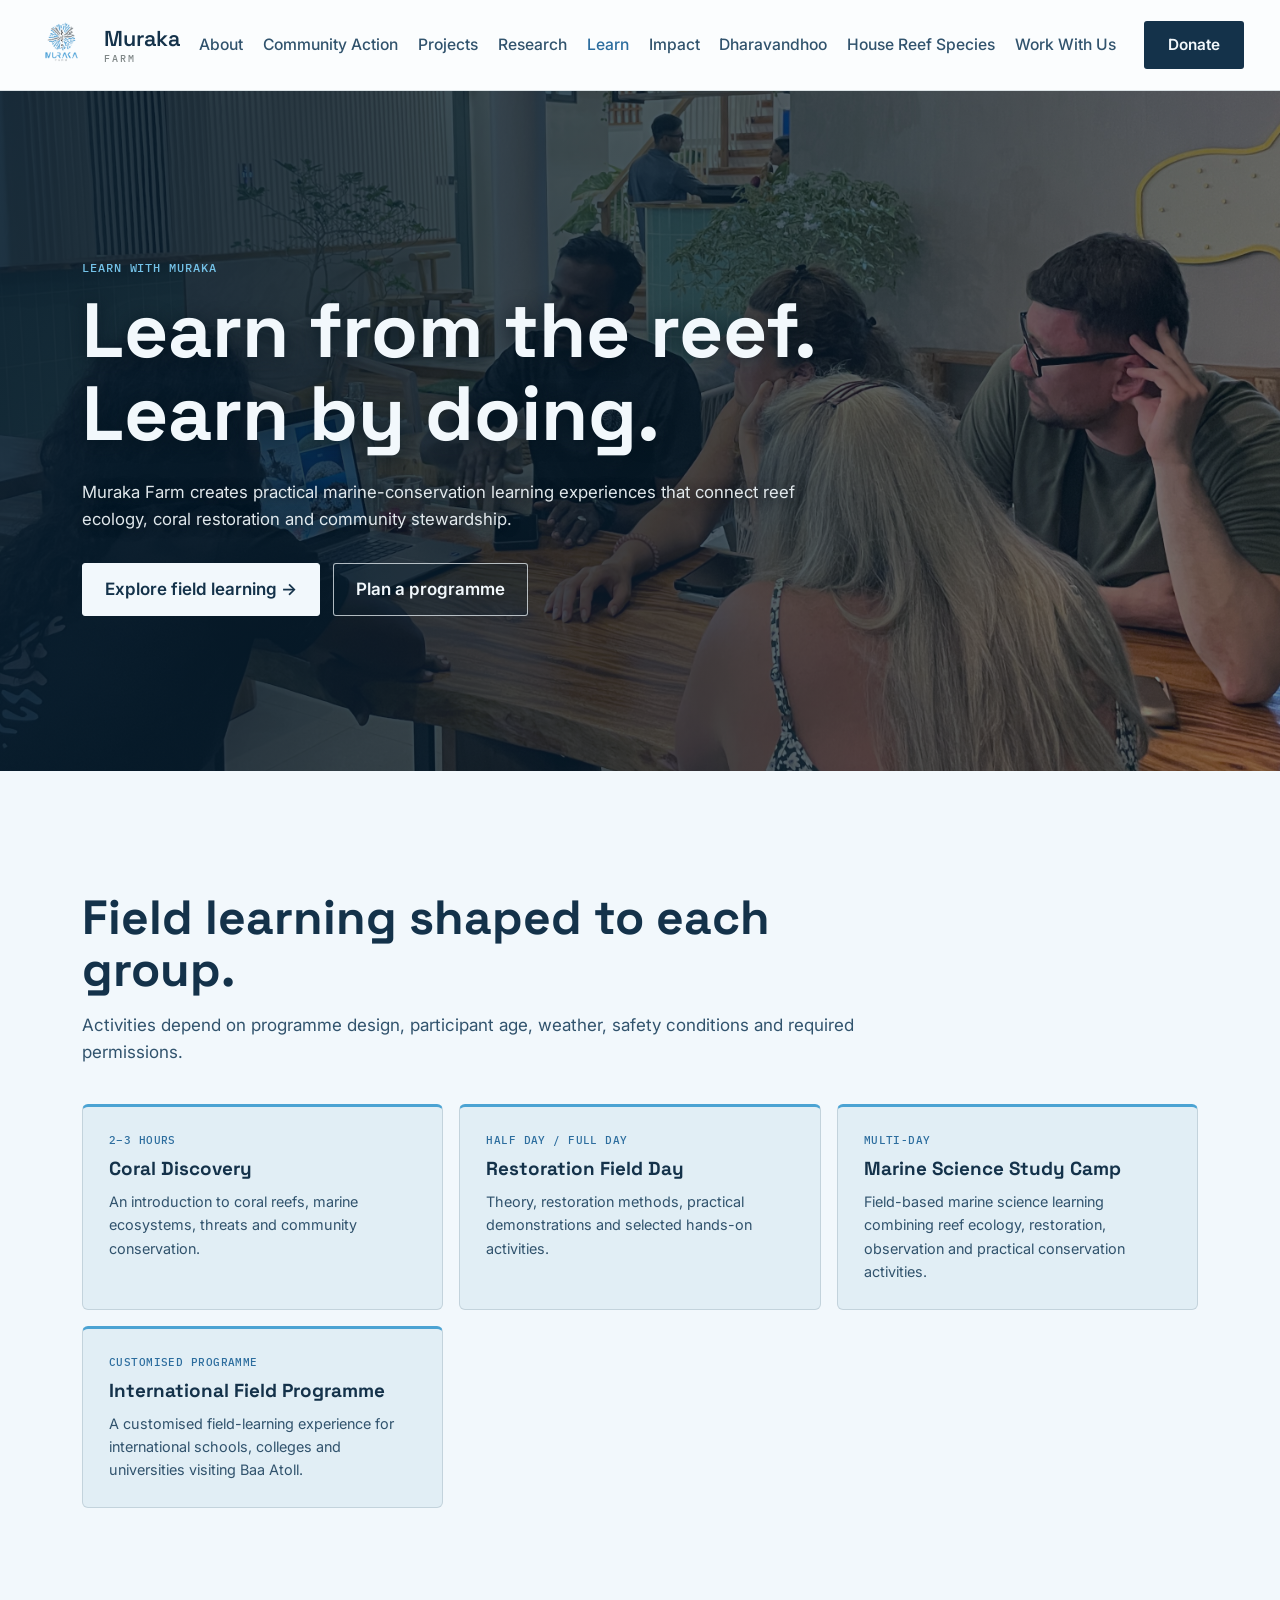
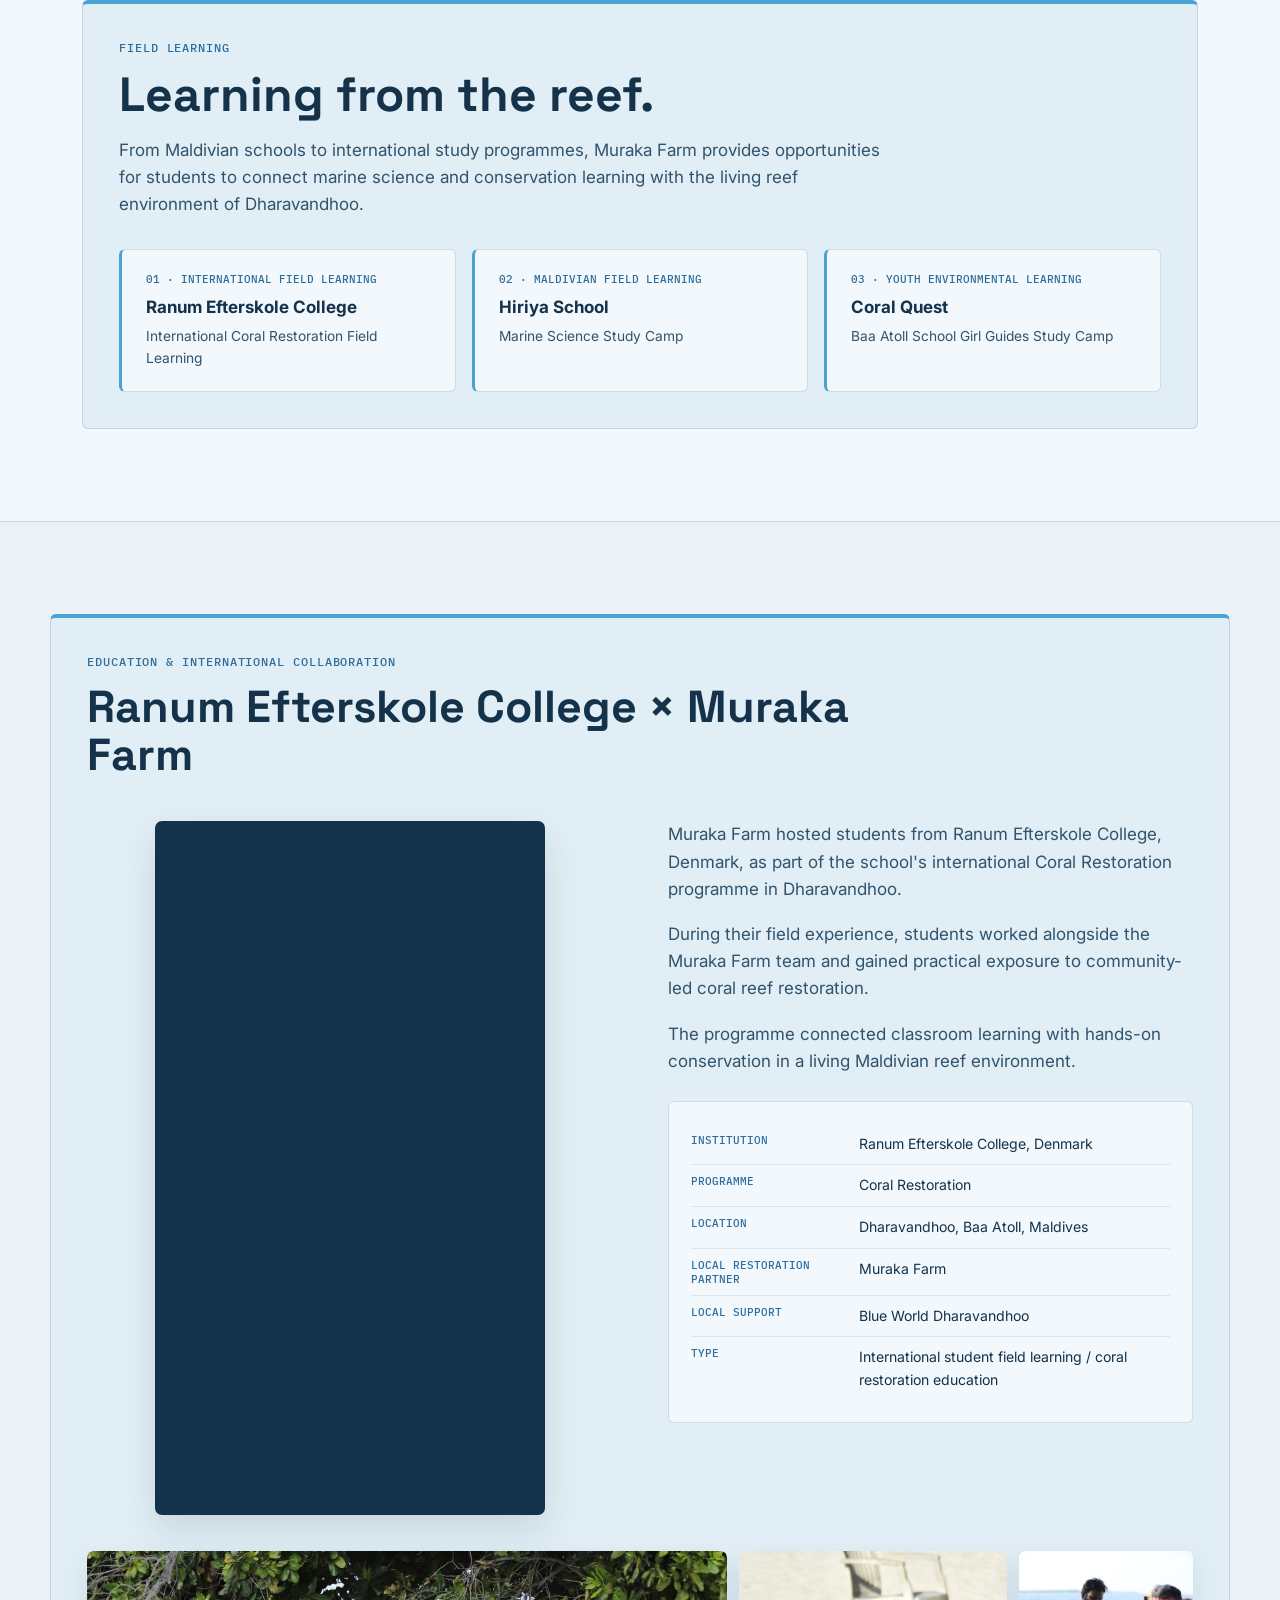
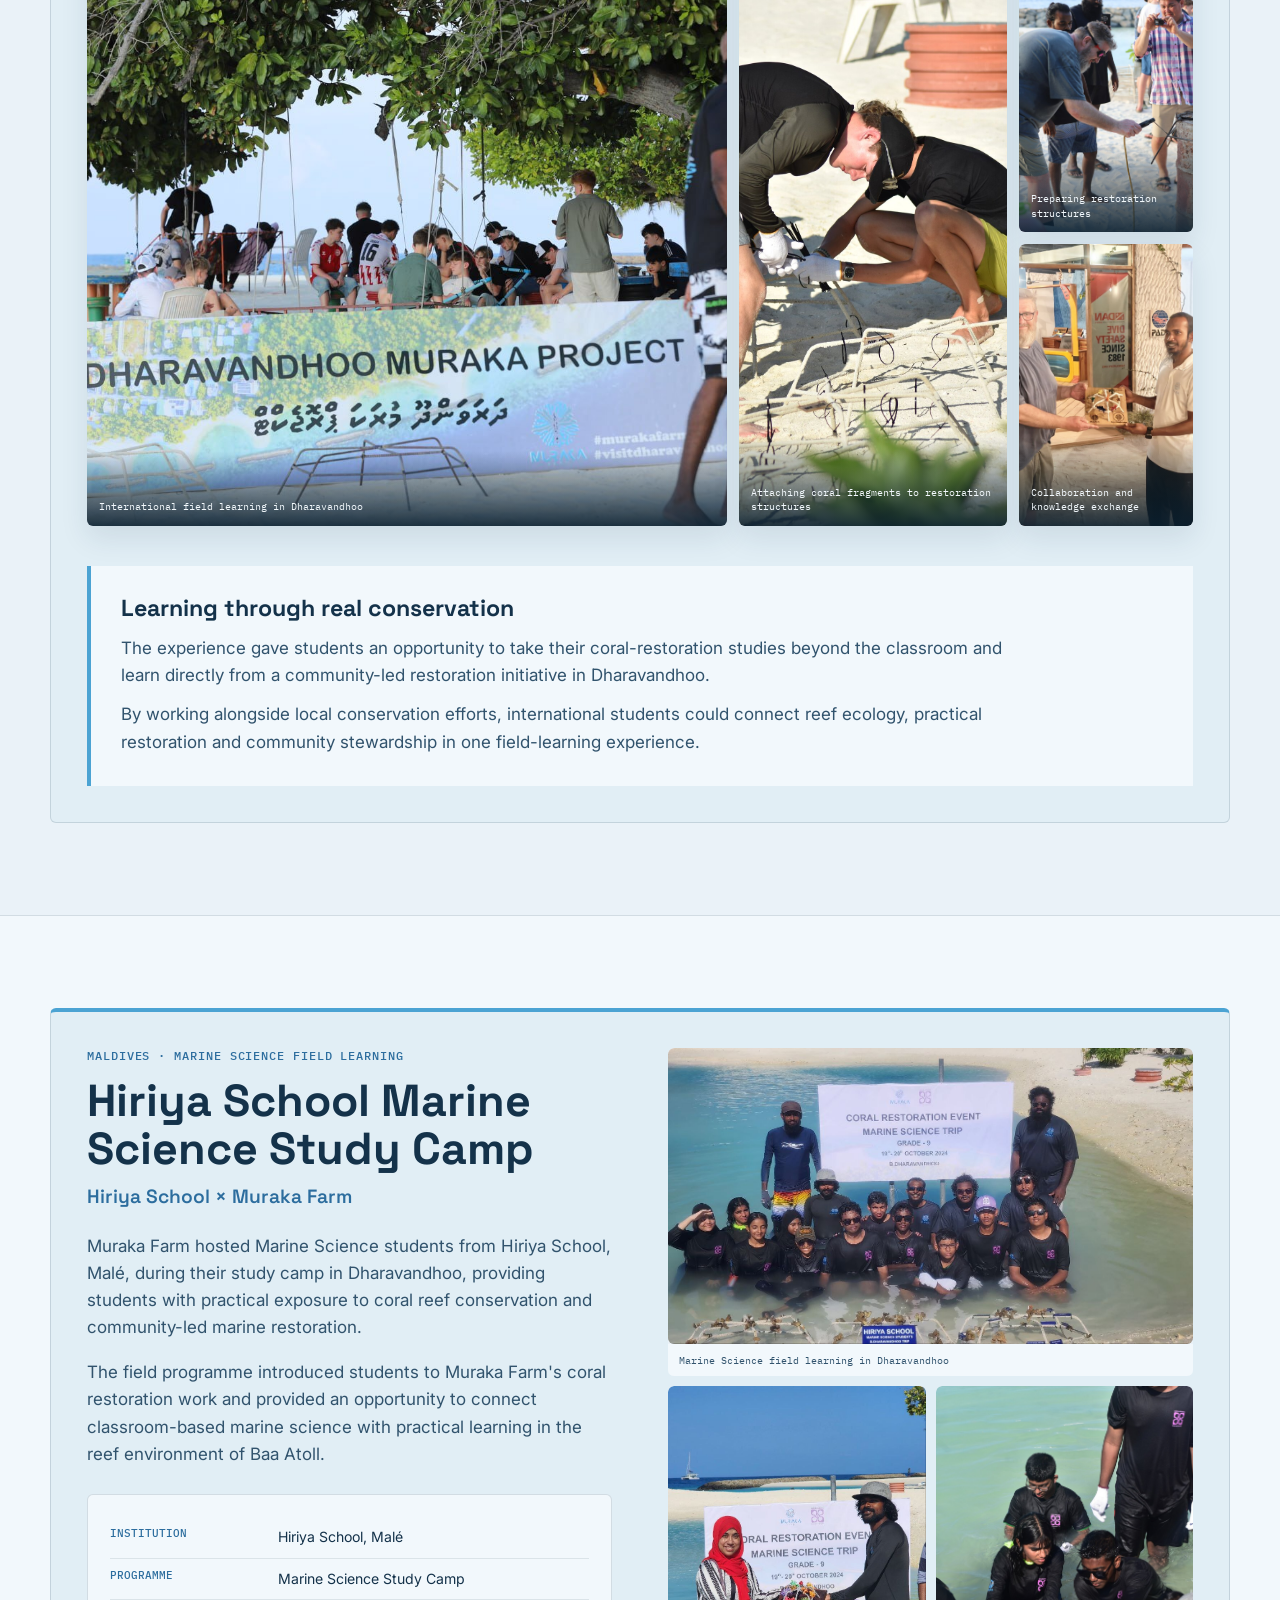
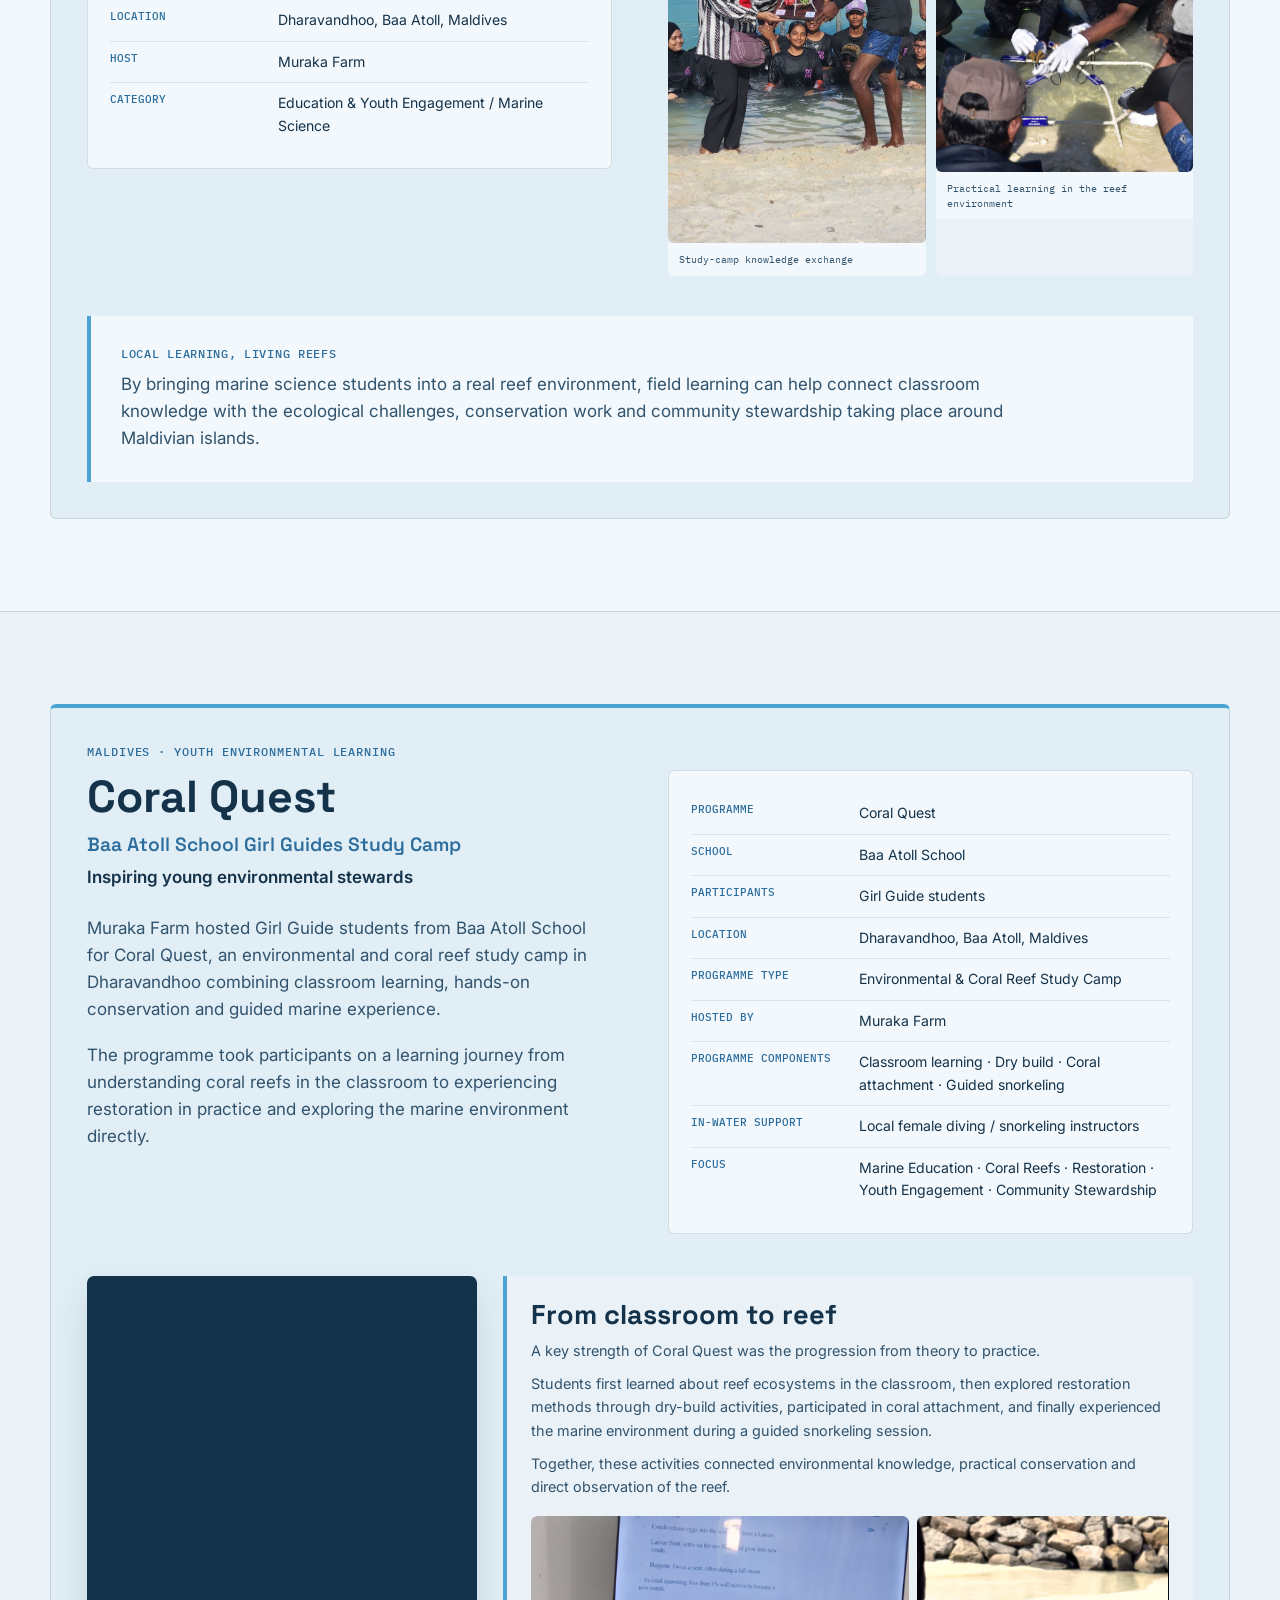
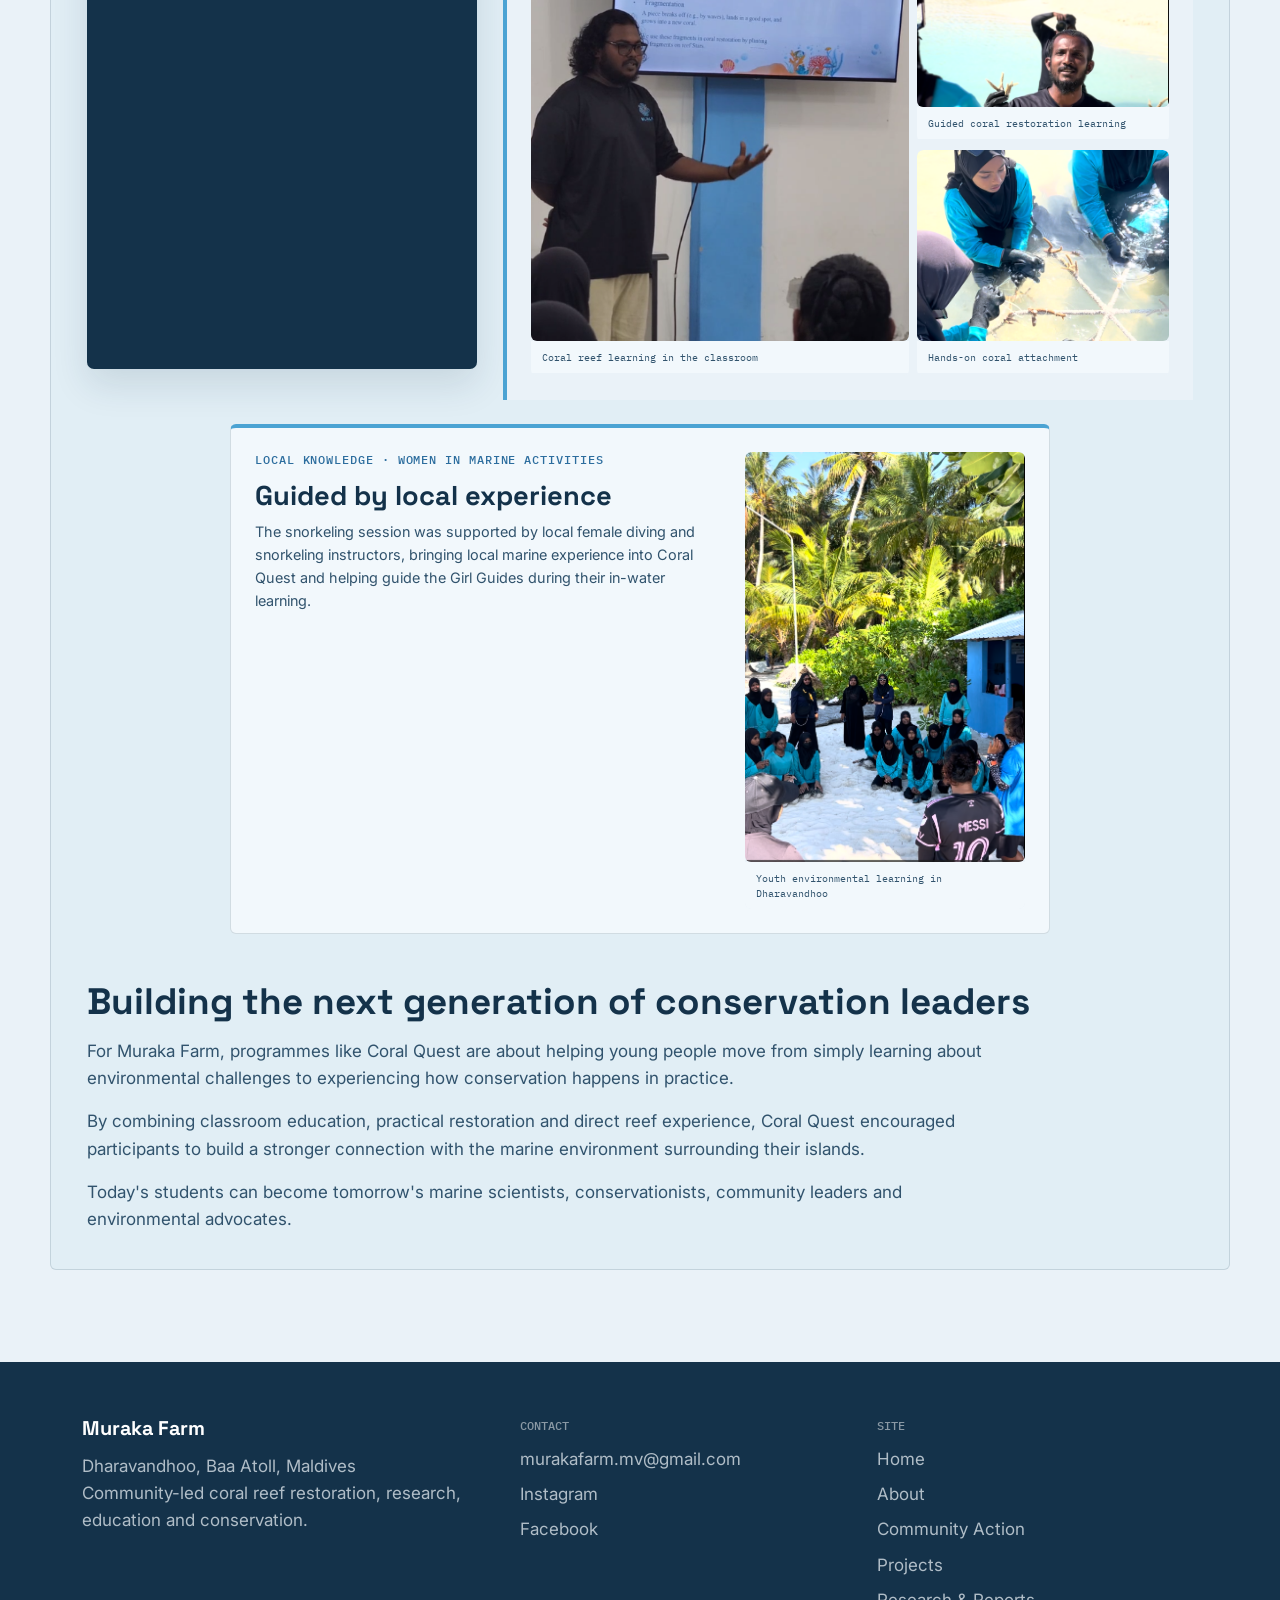
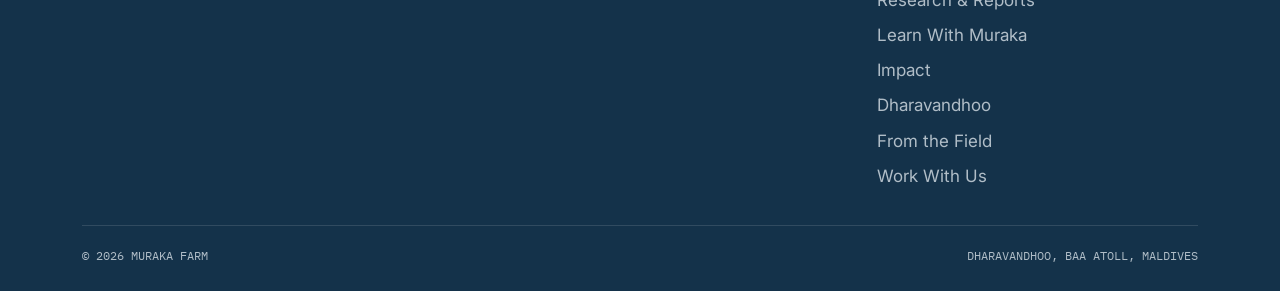
<file: learn.html>
<!doctype html>
<html lang="en">
<head>
  <meta charset="utf-8">
  <meta name="viewport" content="width=device-width,initial-scale=1">
  <title>Learn With Muraka | Marine Conservation Learning Maldives</title>
  <meta name="description" content="Explore practical coral reef and marine conservation learning programmes and study camps with Muraka Farm.">
  <link rel="canonical" href="https://murakafarm.org/learn.html">
  <meta property="og:title" content="Learn With Muraka | Marine Conservation Learning Maldives">
  <meta property="og:description" content="Explore practical coral reef and marine conservation learning programmes and study camps with Muraka Farm.">
  <meta property="og:url" content="https://murakafarm.org/learn.html">
  <meta property="og:type" content="website">
  <meta name="twitter:card" content="summary">
  <meta name="twitter:title" content="Learn With Muraka | Marine Conservation Learning Maldives">
  <meta name="twitter:description" content="Explore practical coral reef and marine conservation learning programmes and study camps with Muraka Farm.">
  <link rel="icon" href="images/muraka-logo.png">
  <link rel="apple-touch-icon" href="images/muraka-logo.png">
  <link rel="preconnect" href="https://fonts.googleapis.com">
  <link rel="preconnect" href="https://fonts.gstatic.com" crossorigin>
  <link href="https://fonts.googleapis.com/css2?family=IBM+Plex+Mono:wght@400;500;600&family=Inter:wght@400;500;600;700&family=Space+Grotesk:wght@500;600;700&display=swap" rel="stylesheet">
  <link rel="stylesheet" href="css/muraka-pages.css">
  <link rel="stylesheet" href="css/learn.css">
  <link rel="stylesheet" href="css/mobile-responsive.css">
</head>
<body>
  <header>
    <div class="navbar">
      <a class="brand" href="index.html#home">
        <img src="images/muraka-logo.png" alt="Muraka Farm">
        <span>Muraka<small>FARM</small></span>
      </a>
      <button class="nav-toggle" type="button" aria-expanded="false" aria-controls="primaryNav" aria-label="Open navigation menu">
        <svg viewBox="0 0 24 24" aria-hidden="true"><path d="M4 7h16M4 12h16M4 17h16"/></svg>
      </button>
      <nav id="primaryNav" aria-label="Primary navigation">
        <ul>
          <li><a href="about.html">About</a></li>
          <li><a href="community-action.html">Community Action</a></li>
          <li><a href="projects.html">Projects</a></li>
          <li><a href="research.html">Research</a></li>
          <li><a href="learn.html" aria-current="page">Learn</a></li>
          <li><a href="impact.html">Impact</a></li>
          <li><a href="dharavandhoo.html">Dharavandhoo</a></li>
          <li><a href="work-with-us.html">Work With Us</a></li>
          <li class="mobile-menu-donate"><a href="index.html#donate">Donate</a></li>
        </ul>
      </nav>
      <a class="nav-cta" href="index.html#donate">Donate</a>
    </div>
  </header>

  <main>
    <section class="hero learn-hero">
      <div class="wrap hero-inner learn-hero-grid">
        <div class="learn-hero-copy">
          <span class="tag">Learn With Muraka</span>
          <h1>Learn from the reef. Learn by doing.</h1>
          <p>Muraka Farm creates practical marine-conservation learning experiences that connect reef ecology, coral restoration and community stewardship.</p>
          <div class="actions">
            <a class="btn primary" href="#field-learning">Explore field learning →</a>
            <a class="btn" href="work-with-us.html#learning-programmes">Plan a programme</a>
          </div>
        </div>
      </div>
    </section>

    <section class="learning-programmes">
      <div class="wrap">
        <div class="head">
          <span class="tag">Learning programmes</span>
          <h2>Field learning shaped to each group.</h2>
          <p>Activities depend on programme design, participant age, weather, safety conditions and required permissions.</p>
        </div>
        <div class="grid">
          <article class="card"><span class="meta">2–3 hours</span><h3>Coral Discovery</h3><p>An introduction to coral reefs, marine ecosystems, threats and community conservation.</p></article>
          <article class="card"><span class="meta">Half day / full day</span><h3>Restoration Field Day</h3><p>Theory, restoration methods, practical demonstrations and selected hands-on activities.</p></article>
          <article class="card"><span class="meta">Multi-day</span><h3>Marine Science Study Camp</h3><p>Field-based marine science learning combining reef ecology, restoration, observation and practical conservation activities.</p></article>
          <article class="card"><span class="meta">Customised programme</span><h3>International Field Programme</h3><p>A customised field-learning experience for international schools, colleges and universities visiting Baa Atoll.</p></article>
        </div>
      </div>
    </section>

    <section class="field-learning" id="field-learning">
      <div class="wrap">
        <div class="field-learning-card">
          <div class="head">
            <span class="tag">Field learning</span>
            <h2>Learning from the reef.</h2>
            <p>From Maldivian schools to international study programmes, Muraka Farm provides opportunities for students to connect marine science and conservation learning with the living reef environment of Dharavandhoo.</p>
          </div>
          <div class="field-learning-examples" aria-label="Muraka Farm field-learning case studies">
            <a class="field-learning-example" href="#ranum-collaboration" aria-label="View Ranum Efterskole College international coral restoration field-learning programme"><span>01 · International field learning</span><strong>Ranum Efterskole College</strong><p>International Coral Restoration Field Learning</p></a>
            <a class="field-learning-example" href="#hiriya-study-camp" aria-label="View Hiriya School Marine Science Study Camp"><span>02 · Maldivian field learning</span><strong>Hiriya School</strong><p>Marine Science Study Camp</p></a>
            <a class="field-learning-example" href="#coral-quest" aria-label="View Coral Quest Baa Atoll School Girl Guides Study Camp"><span>03 · Youth environmental learning</span><strong>Coral Quest</strong><p>Baa Atoll School Girl Guides Study Camp</p></a>
          </div>
        </div>
      </div>
    </section>

    <section class="case-study ranum-collaboration" id="ranum-collaboration">
      <div class="wrap">
        <div class="head">
          <span class="tag">Education &amp; international collaboration</span>
          <h2>Ranum Efterskole College × Muraka Farm</h2>
        </div>
        <div class="ranum-intro">
          <div class="ranum-video">
            <iframe src="https://www.youtube.com/embed/ow2YSm7sn7c?autoplay=1&amp;mute=1&amp;loop=1&amp;playlist=ow2YSm7sn7c&amp;enablejsapi=1&amp;playsinline=1&amp;rel=0" title="Ranum Efterskole College and Muraka Farm field-learning video" allow="autoplay; encrypted-media; picture-in-picture" allowfullscreen></iframe>
          </div>
          <div class="ranum-copy">
            <p>Muraka Farm hosted students from Ranum Efterskole College, Denmark, as part of the school's international Coral Restoration programme in Dharavandhoo.</p>
            <p>During their field experience, students worked alongside the Muraka Farm team and gained practical exposure to community-led coral reef restoration.</p>
            <p>The programme connected classroom learning with hands-on conservation in a living Maldivian reef environment.</p>
            <dl class="study-details">
              <dt>Institution</dt><dd>Ranum Efterskole College, Denmark</dd>
              <dt>Programme</dt><dd>Coral Restoration</dd>
              <dt>Location</dt><dd>Dharavandhoo, Baa Atoll, Maldives</dd>
              <dt>Local restoration partner</dt><dd>Muraka Farm</dd>
              <dt>Local support</dt><dd>Blue World Dharavandhoo</dd>
              <dt>Type</dt><dd>International student field learning / coral restoration education</dd>
            </dl>
          </div>
        </div>
        <div class="ranum-collage" aria-label="Ranum and Muraka Farm field-learning photographs">
          <figure class="ranum-collage-item">
            <img src="images/ranum-group-muraka-project.jpg" alt="Ranum Efterskole College students taking part in a Muraka Farm field-learning programme in Dharavandhoo" width="1280" height="853" loading="lazy" decoding="async">
            <figcaption>International field learning in Dharavandhoo</figcaption>
          </figure>
          <figure class="ranum-collage-item">
            <img src="images/ranum-reef-frame-work.jpg" alt="Students preparing coral restoration structures during field learning with Muraka Farm" width="1600" height="2400" loading="lazy" decoding="async">
            <figcaption>Attaching coral fragments to restoration structures</figcaption>
          </figure>
          <figure class="ranum-collage-item">
            <img src="images/ranum-restoration-demonstration.jpg" alt="Practical restoration demonstration during the Ranum and Muraka Farm field-learning programme" width="853" height="1280" loading="lazy" decoding="async">
            <figcaption>Preparing restoration structures</figcaption>
          </figure>
          <figure class="ranum-collage-item">
            <img src="images/ranum-collaboration-presentation.jpg" alt="Muraka Farm and Ranum representative during the international coral restoration collaboration" width="960" height="1280" loading="lazy" decoding="async">
            <figcaption>Collaboration and knowledge exchange</figcaption>
          </figure>
        </div>
        <aside class="learning-message">
          <h3>Learning through real conservation</h3>
          <p>The experience gave students an opportunity to take their coral-restoration studies beyond the classroom and learn directly from a community-led restoration initiative in Dharavandhoo.</p>
          <p>By working alongside local conservation efforts, international students could connect reef ecology, practical restoration and community stewardship in one field-learning experience.</p>
        </aside>
      </div>
    </section>

    <section class="case-study hiriya-case-study" id="hiriya-study-camp">
      <div class="wrap">
        <div class="hiriya-grid">
          <div class="hiriya-copy">
            <span class="tag">Maldives · Marine science field learning</span>
            <h2>Hiriya School Marine Science Study Camp</h2>
            <p class="hiriya-lead">Hiriya School × Muraka Farm</p>
            <p>Muraka Farm hosted Marine Science students from Hiriya School, Malé, during their study camp in Dharavandhoo, providing students with practical exposure to coral reef conservation and community-led marine restoration.</p>
            <p>The field programme introduced students to Muraka Farm's coral restoration work and provided an opportunity to connect classroom-based marine science with practical learning in the reef environment of Baa Atoll.</p>
            <dl class="study-details">
              <dt>Institution</dt><dd>Hiriya School, Malé</dd>
              <dt>Programme</dt><dd>Marine Science Study Camp</dd>
              <dt>Location</dt><dd>Dharavandhoo, Baa Atoll, Maldives</dd>
              <dt>Host</dt><dd>Muraka Farm</dd>
              <dt>Category</dt><dd>Education &amp; Youth Engagement / Marine Science</dd>
            </dl>
          </div>
          <div class="hiriya-gallery" aria-label="Hiriya School Marine Science Study Camp photographs">
            <figure class="hiriya-photo">
              <img src="images/hiriya-study-camp-01.jpg" alt="Hiriya School Marine Science students and Muraka Farm team during field learning in Dharavandhoo" width="1280" height="721" loading="lazy" decoding="async">
              <figcaption>Marine Science field learning in Dharavandhoo</figcaption>
            </figure>
            <div class="hiriya-gallery-support">
              <figure class="hiriya-photo">
                <img src="images/hiriya-study-camp-02.jpg" alt="Hiriya School and Muraka Farm representatives during the Marine Science Study Camp" width="721" height="1280" loading="lazy" decoding="async">
                <figcaption>Study-camp knowledge exchange</figcaption>
              </figure>
              <figure class="hiriya-photo">
                <img src="images/hiriya-study-camp-03.jpg" alt="Hiriya School students taking part in practical marine conservation field learning with Muraka Farm" width="1600" height="2400" loading="lazy" decoding="async">
                <figcaption>Practical learning in the reef environment</figcaption>
              </figure>
            </div>
          </div>
        </div>
        <aside class="learning-message">
          <span>Local learning, living reefs</span>
          <p>By bringing marine science students into a real reef environment, field learning can help connect classroom knowledge with the ecological challenges, conservation work and community stewardship taking place around Maldivian islands.</p>
        </aside>
      </div>
    </section>

    <section class="case-study coral-quest" id="coral-quest">
      <div class="wrap">
        <div class="coral-quest-grid">
          <div class="coral-quest-header">
            <span class="tag">Maldives · Youth environmental learning</span>
            <h2>Coral Quest</h2>
            <p class="coral-quest-subtitle">Baa Atoll School Girl Guides Study Camp</p>
            <p class="coral-quest-supporting">Inspiring young environmental stewards</p>
            <div class="coral-quest-intro">
              <p>Muraka Farm hosted Girl Guide students from Baa Atoll School for Coral Quest, an environmental and coral reef study camp in Dharavandhoo combining classroom learning, hands-on conservation and guided marine experience.</p>
              <p>The programme took participants on a learning journey from understanding coral reefs in the classroom to experiencing restoration in practice and exploring the marine environment directly.</p>
            </div>
          </div>
          <dl class="study-details">
            <dt>Programme</dt><dd>Coral Quest</dd>
            <dt>School</dt><dd>Baa Atoll School</dd>
            <dt>Participants</dt><dd>Girl Guide students</dd>
            <dt>Location</dt><dd>Dharavandhoo, Baa Atoll, Maldives</dd>
            <dt>Programme type</dt><dd>Environmental &amp; Coral Reef Study Camp</dd>
            <dt>Hosted by</dt><dd>Muraka Farm</dd>
            <dt>Programme components</dt><dd>Classroom learning · Dry build · Coral attachment · Guided snorkeling</dd>
            <dt>In-water support</dt><dd>Local female diving / snorkeling instructors</dd>
            <dt>Focus</dt><dd>Marine Education · Coral Reefs · Restoration · Youth Engagement · Community Stewardship</dd>
          </dl>
        </div>

        <div class="coral-quest-feature">
          <div class="coral-quest-video">
            <iframe src="https://www.youtube.com/embed/RfqNriT4kWk?autoplay=1&amp;mute=1&amp;loop=1&amp;playlist=RfqNriT4kWk&amp;enablejsapi=1&amp;playsinline=1&amp;rel=0" title="Coral Quest youth environmental learning video" allow="autoplay; encrypted-media; picture-in-picture" allowfullscreen></iframe>
          </div>

          <aside class="coral-quest-callout">
            <h3>From classroom to reef</h3>
            <p>A key strength of Coral Quest was the progression from theory to practice.</p>
            <p>Students first learned about reef ecosystems in the classroom, then explored restoration methods through dry-build activities, participated in coral attachment, and finally experienced the marine environment during a guided snorkeling session.</p>
            <p>Together, these activities connected environmental knowledge, practical conservation and direct observation of the reef.</p>
            <div class="coral-quest-collage" aria-label="Coral Quest programme photographs">
              <figure class="coral-quest-photo coral-quest-photo-tall"><img src="images/coral-quest-classroom.png" alt="Baa Atoll School students attending a Coral Quest reef education class with Muraka Farm" width="511" height="892" loading="lazy" decoding="async"><figcaption>Coral reef learning in the classroom</figcaption></figure>
              <figure class="coral-quest-photo"><img src="images/coral-quest-01.png" alt="Muraka Farm guiding Baa Atoll School Girl Guide students during Coral Quest coral restoration learning" width="562" height="802" loading="lazy" decoding="async"><figcaption>Guided coral restoration learning</figcaption></figure>
              <figure class="coral-quest-photo"><img src="images/coral-quest-02.png" alt="Girl Guide students attaching coral fragments during Coral Quest with Muraka Farm" width="570" height="836" loading="lazy" decoding="async"><figcaption>Hands-on coral attachment</figcaption></figure>
            </div>
          </aside>
        </div>

        <aside class="coral-quest-local">
          <div>
            <span class="tag">Local knowledge · Women in marine activities</span>
            <h3>Guided by local experience</h3>
            <p>The snorkeling session was supported by local female diving and snorkeling instructors, bringing local marine experience into Coral Quest and helping guide the Girl Guides during their in-water learning.</p>
          </div>
          <figure class="coral-quest-photo"><img src="images/coral-quest-03.png" alt="Baa Atoll School Girl Guide students taking part in Coral Quest environmental learning in Dharavandhoo" width="571" height="837" loading="lazy" decoding="async"><figcaption>Youth environmental learning in Dharavandhoo</figcaption></figure>
        </aside>

        <div class="coral-quest-closing">
          <h3>Building the next generation of conservation leaders</h3>
          <p>For Muraka Farm, programmes like Coral Quest are about helping young people move from simply learning about environmental challenges to experiencing how conservation happens in practice.</p>
          <p>By combining classroom education, practical restoration and direct reef experience, Coral Quest encouraged participants to build a stronger connection with the marine environment surrounding their islands.</p>
          <p>Today's students can become tomorrow's marine scientists, conservationists, community leaders and environmental advocates.</p>
        </div>
      </div>
    </section>
  </main>

  <footer>
    <div class="wrap">
      <div class="footer-grid">
        <div><h3>Muraka Farm</h3><p>Dharavandhoo, Baa Atoll, Maldives<br>Community-led coral reef restoration, research, education and conservation.</p></div>
        <div><h4>Contact</h4><ul><li><a href="mailto:murakafarm.mv@gmail.com">murakafarm.mv@gmail.com</a></li><li><a href="https://www.instagram.com/murakafarm.drv" target="_blank" rel="noopener noreferrer">Instagram</a></li><li><a href="https://web.facebook.com/murakafarm.mv/" target="_blank" rel="noopener noreferrer">Facebook</a></li></ul></div>
        <div><h4>Site</h4><ul><li><a href="index.html#home">Home</a></li><li><a href="about.html">About</a></li><li><a href="community-action.html">Community Action</a></li><li><a href="projects.html">Projects</a></li><li><a href="research.html">Research &amp; Reports</a></li><li><a href="learn.html" aria-current="page">Learn With Muraka</a></li><li><a href="impact.html">Impact</a></li><li><a href="dharavandhoo.html">Dharavandhoo</a></li><li><a href="field-updates.html">From the Field</a></li><li><a href="work-with-us.html">Work With Us</a></li></ul></div>
      </div>
      <div class="footer-bottom"><span>© 2026 MURAKA FARM</span><span>DHARAVANDHOO, BAA ATOLL, MALDIVES</span></div>
    </div>
  </footer>
  <script src="js/muraka-pages.js"></script>
  <script src="js/video-visibility.js"></script>
  <script src="js/image-lightbox.js"></script>
</body>
</html>
</file>
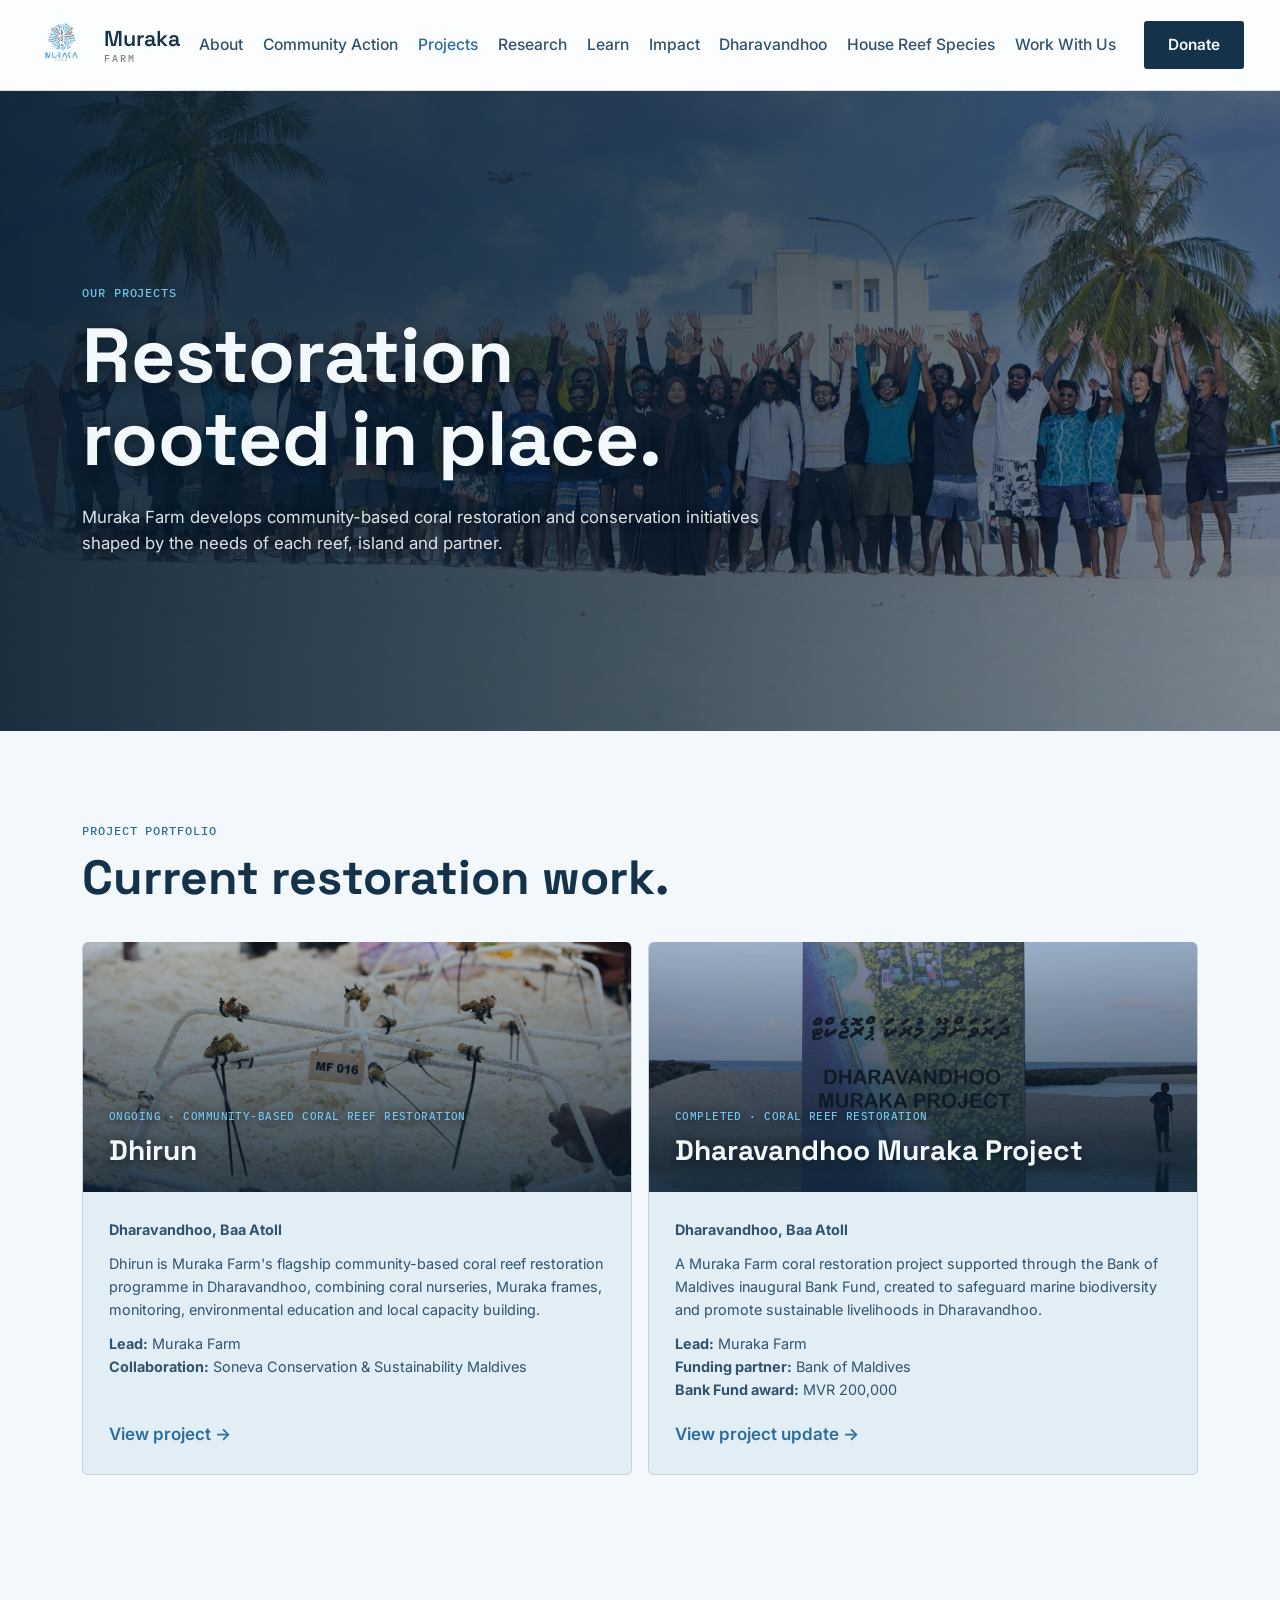
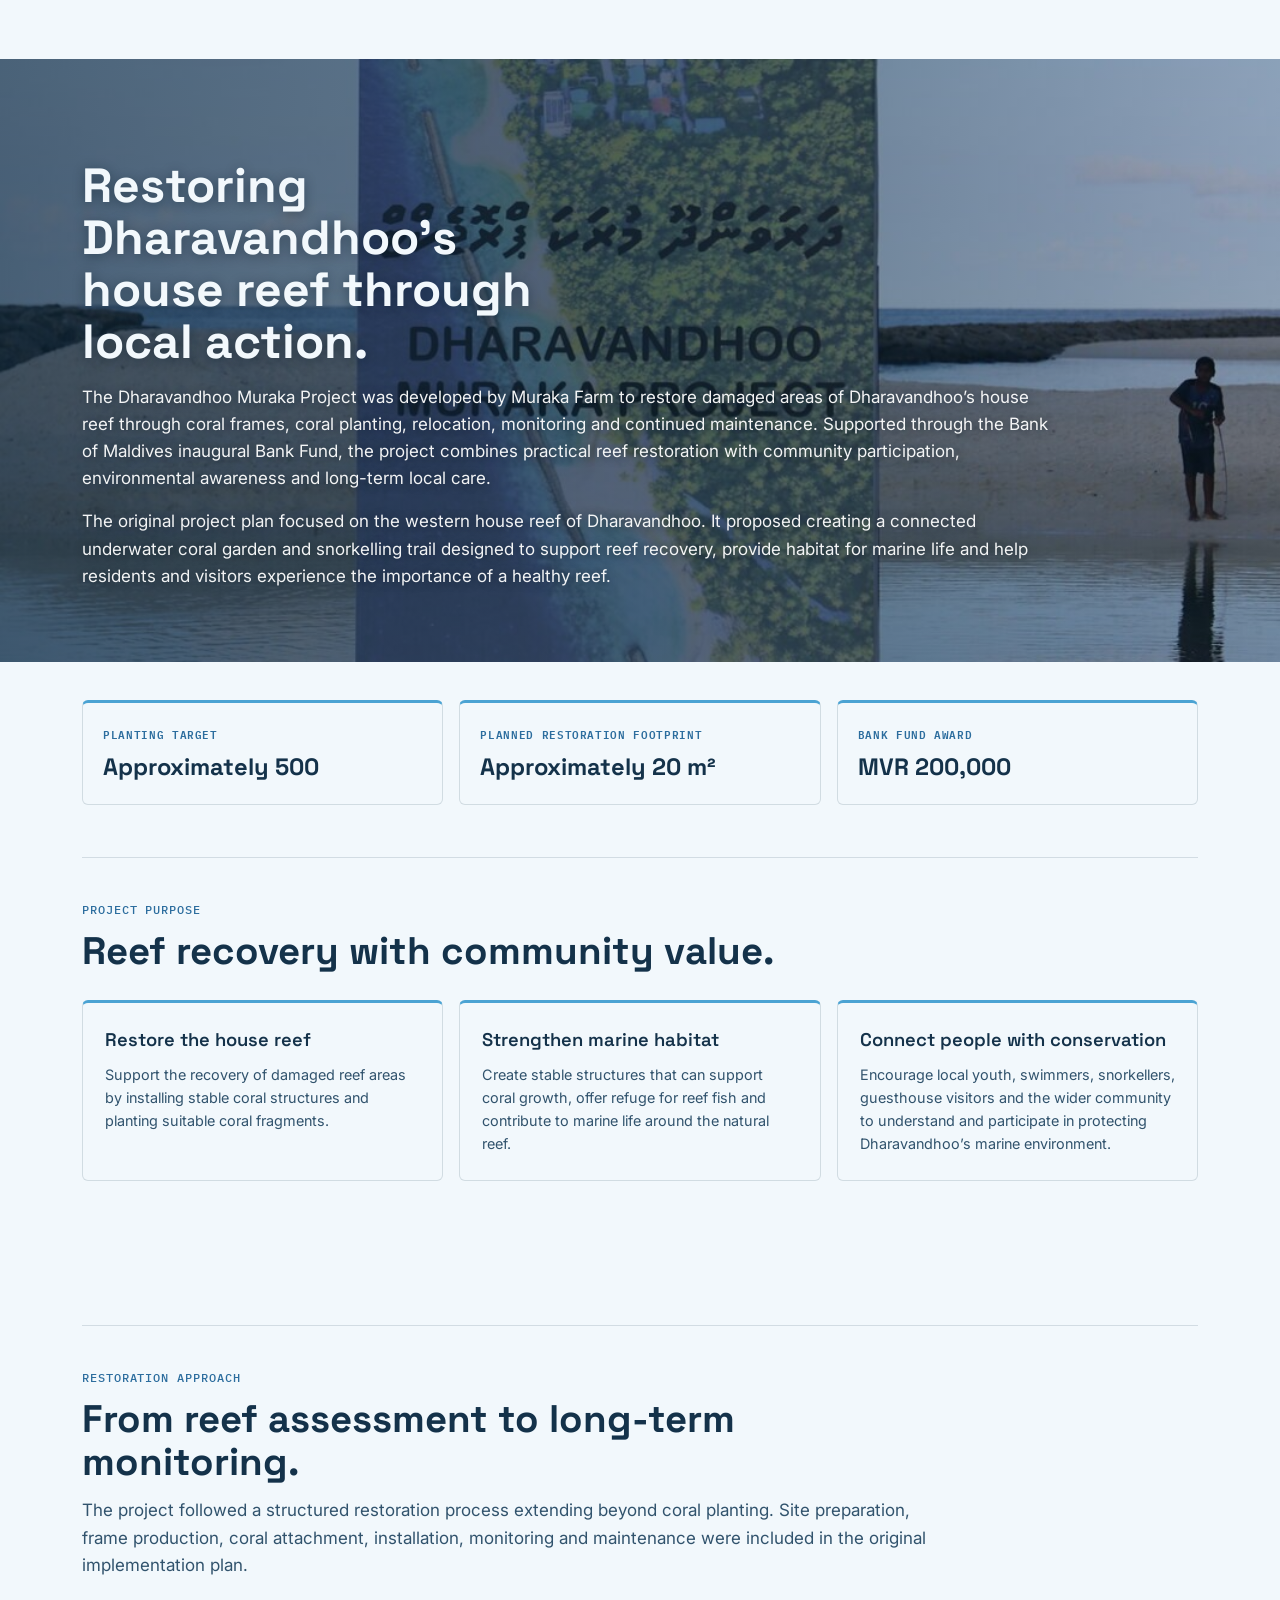
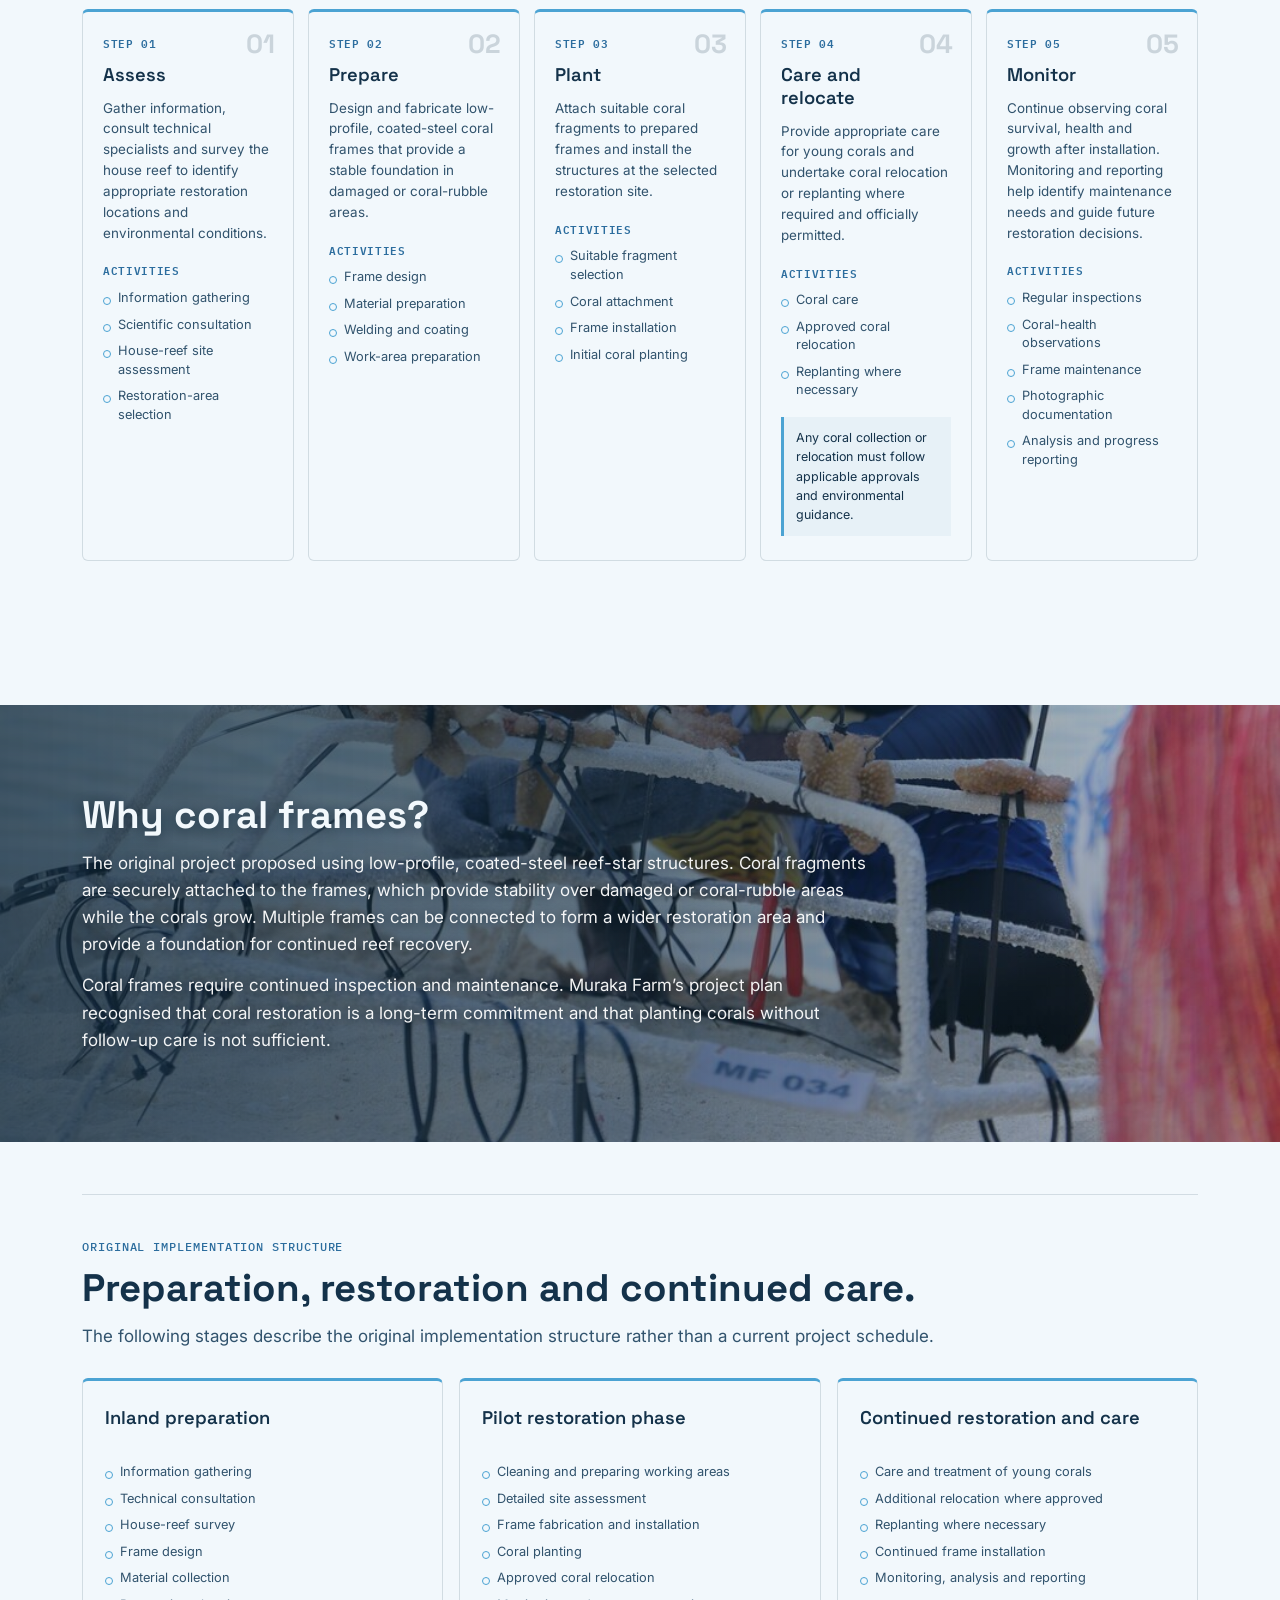
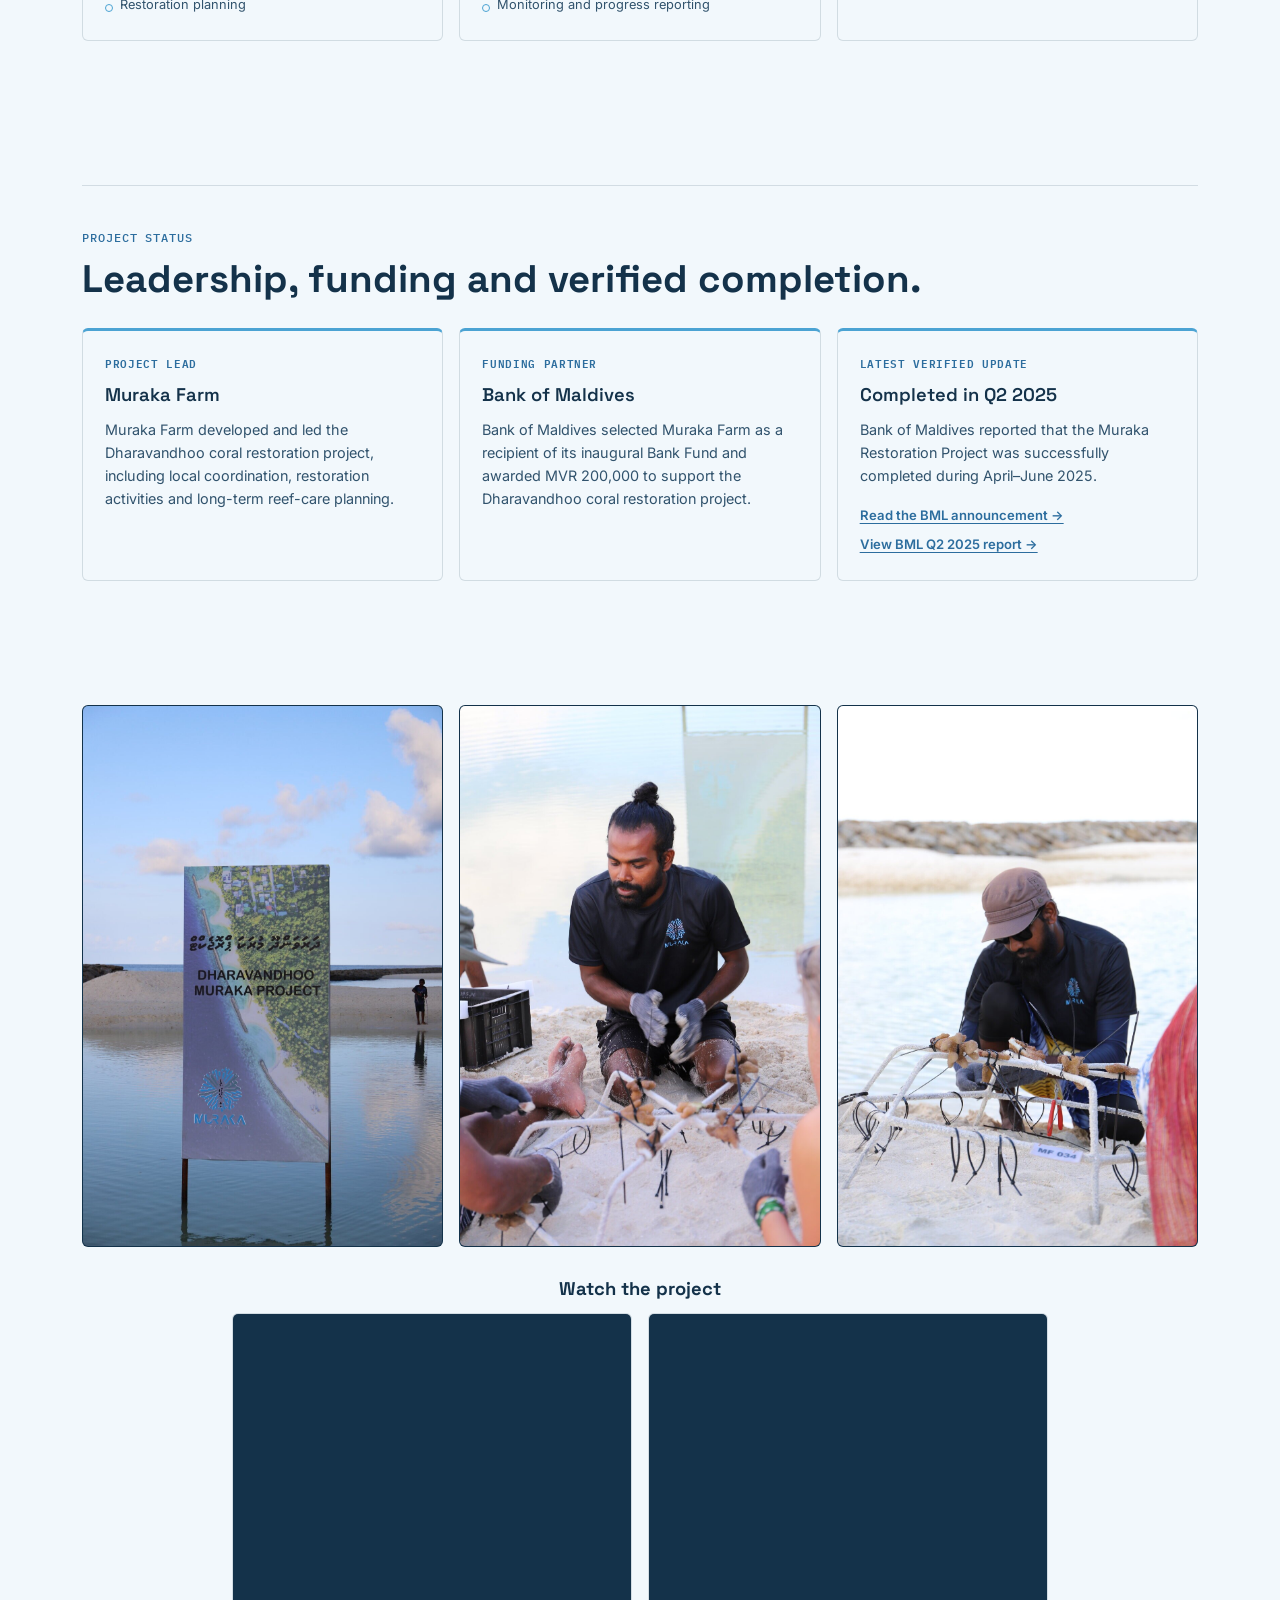
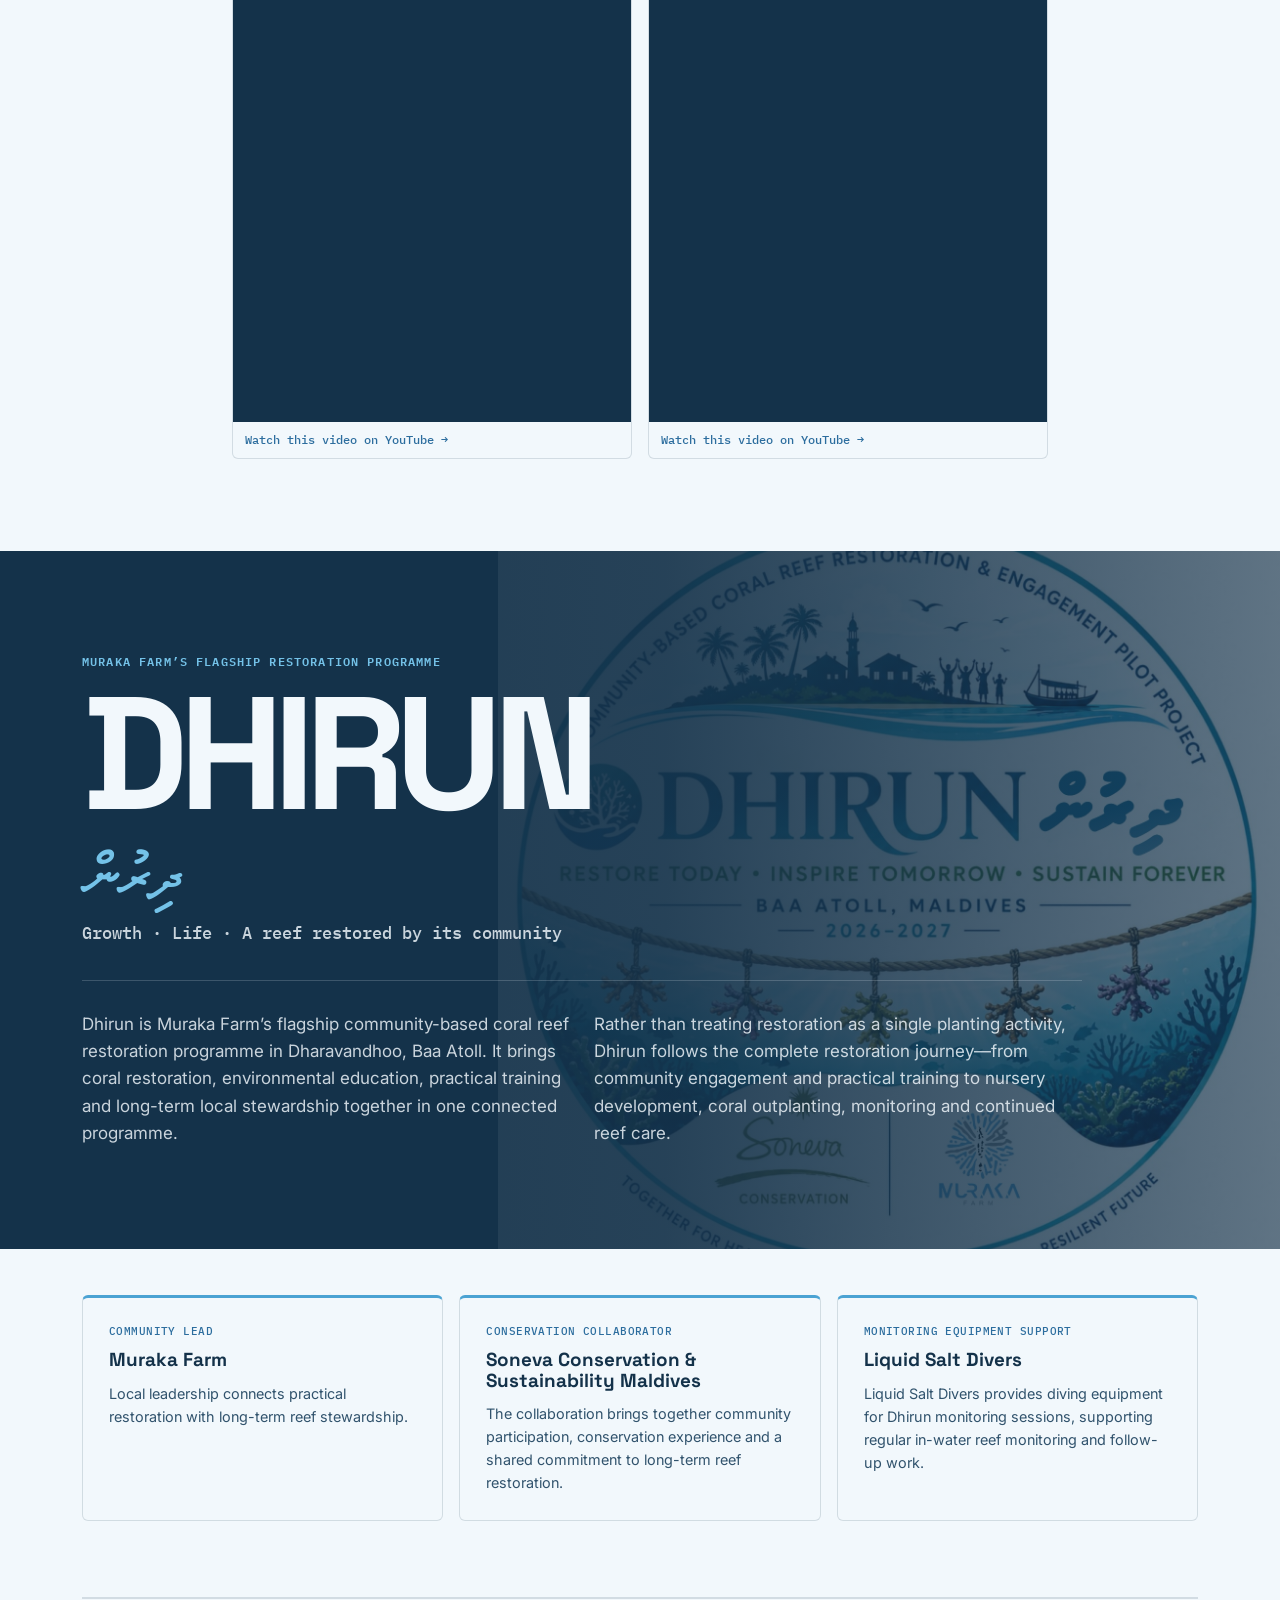
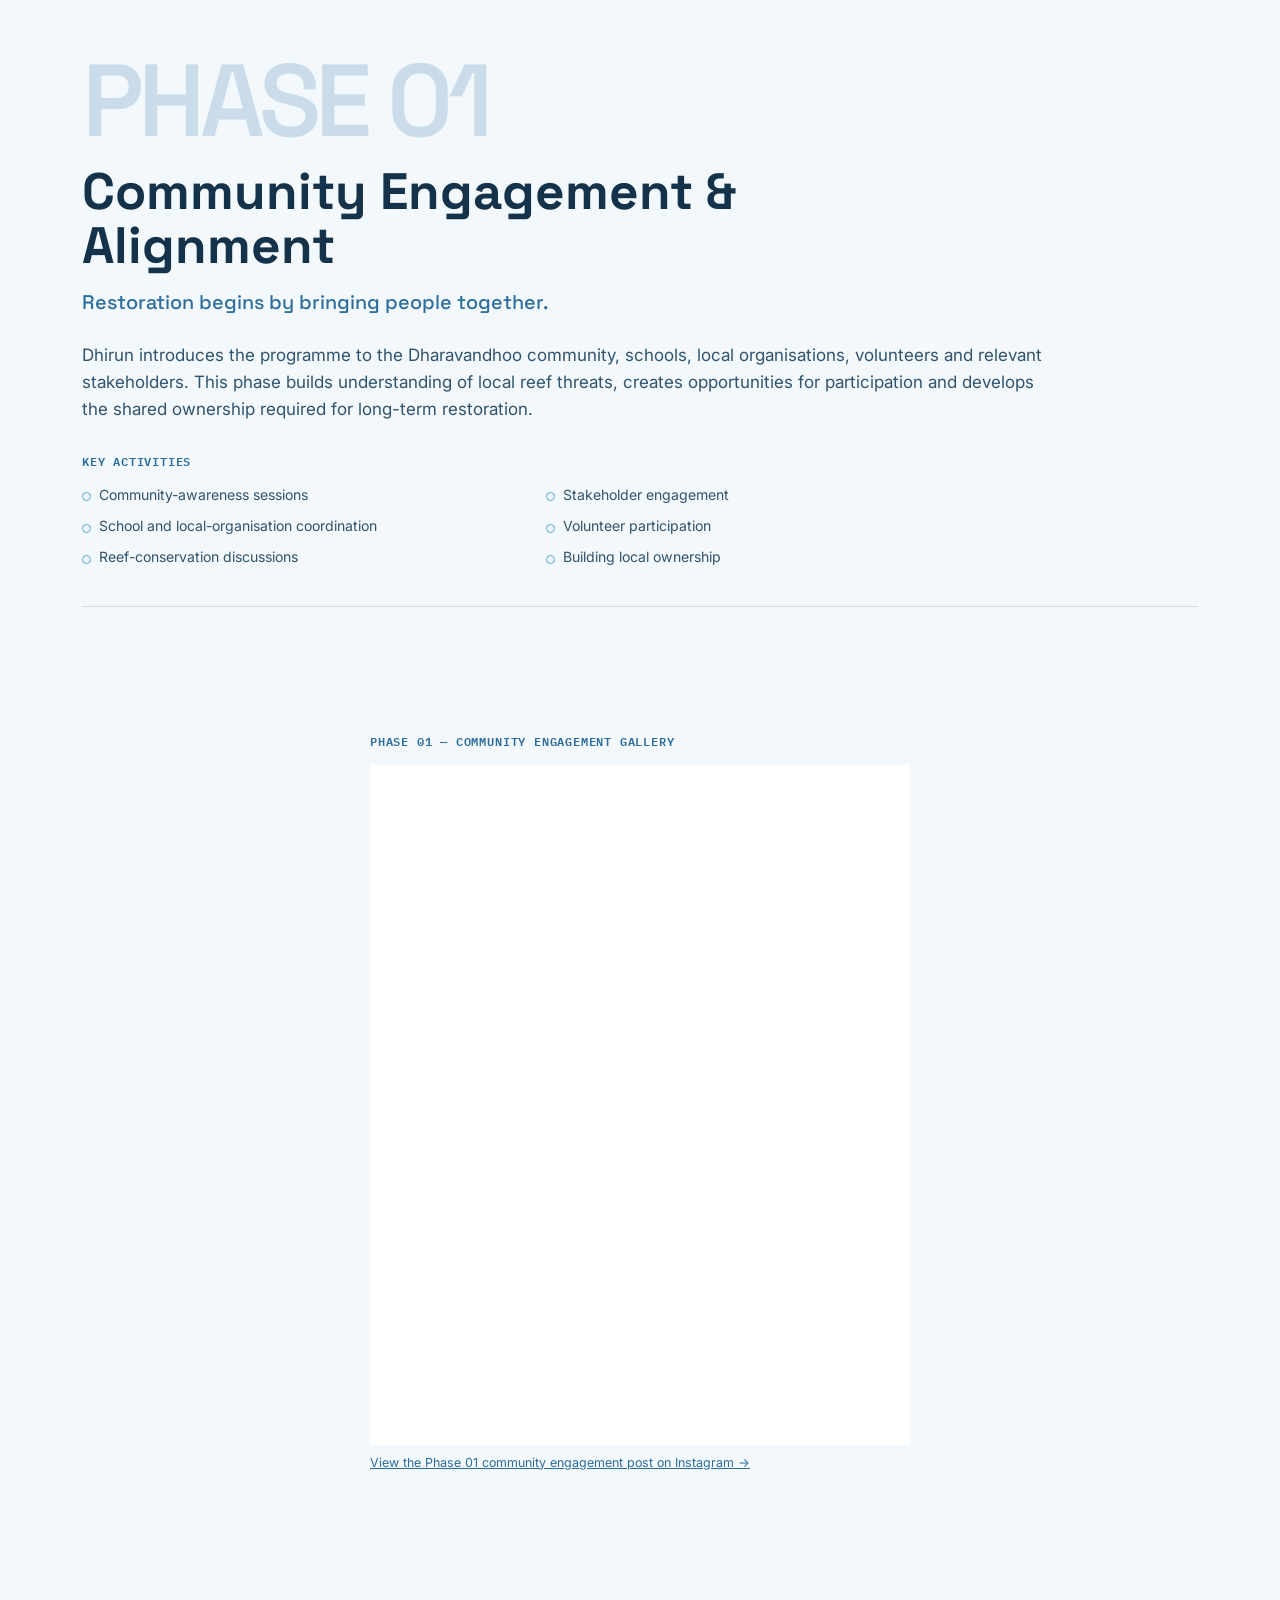
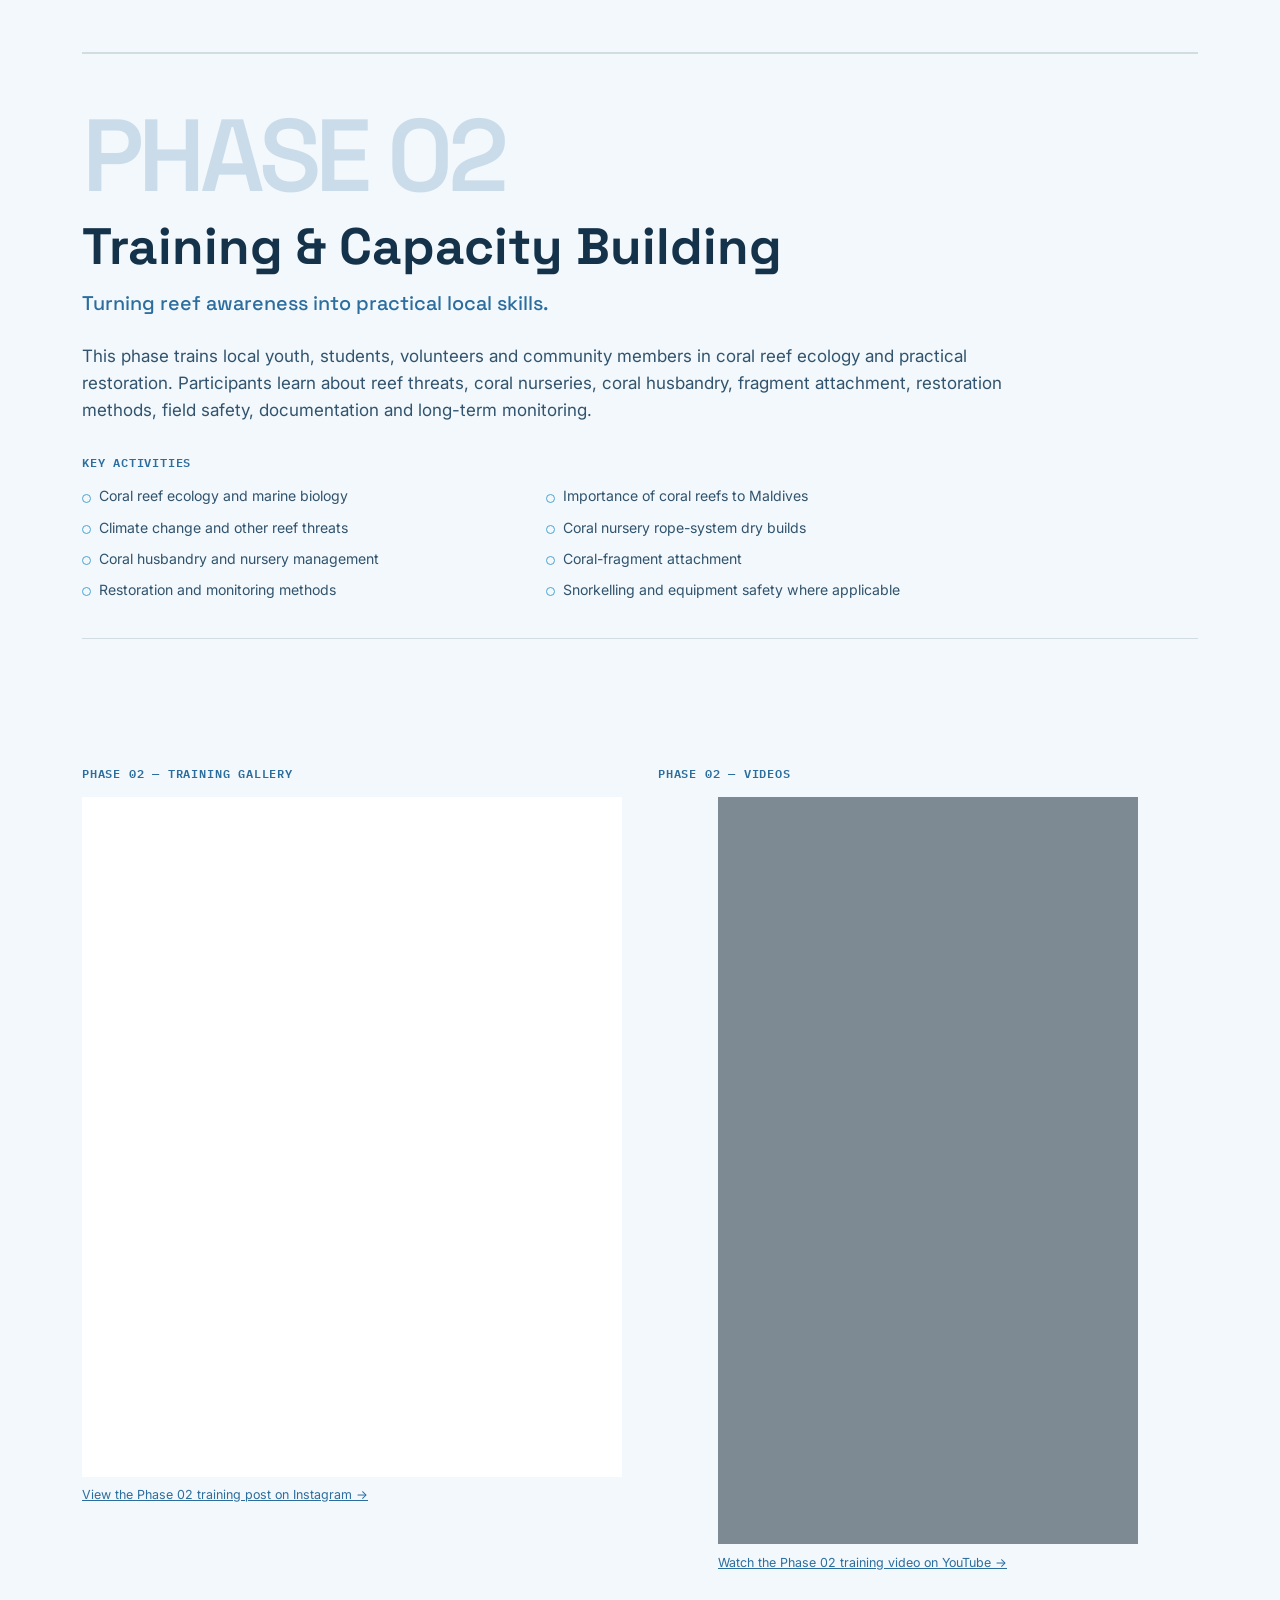
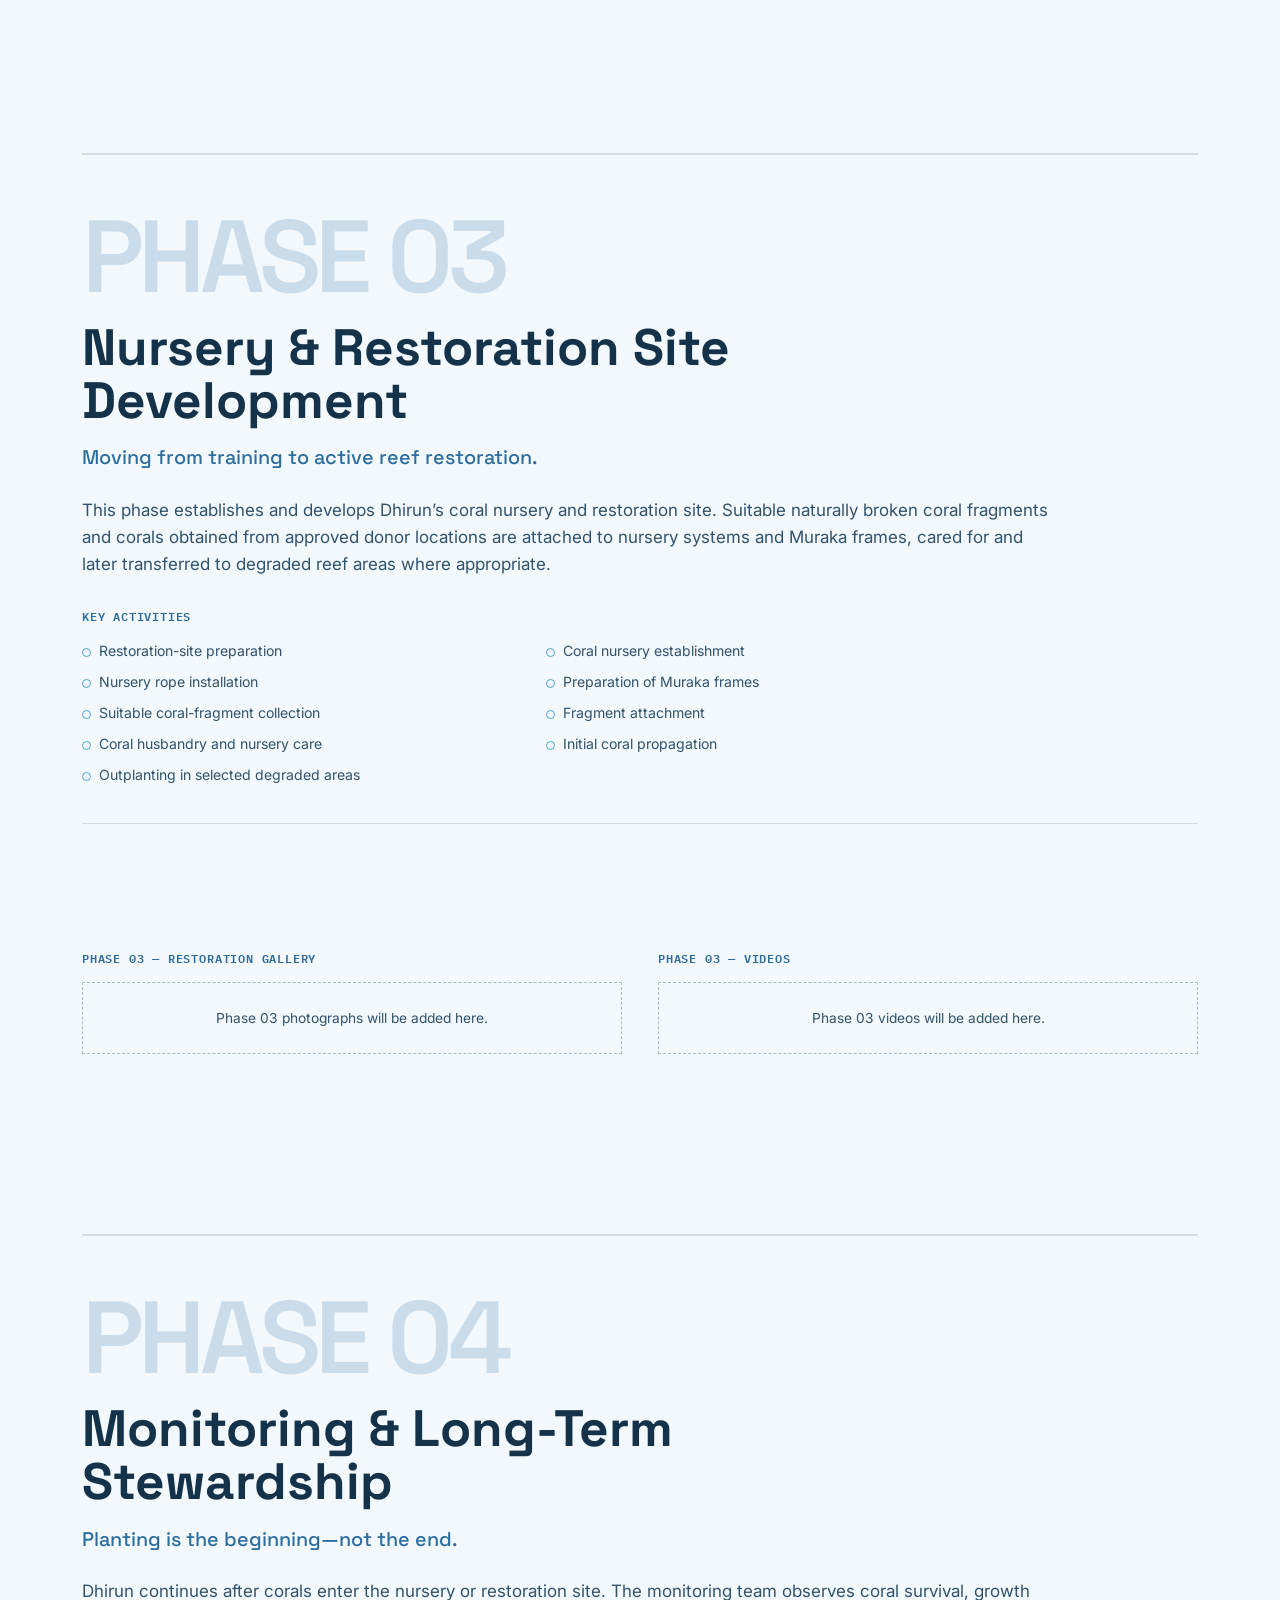
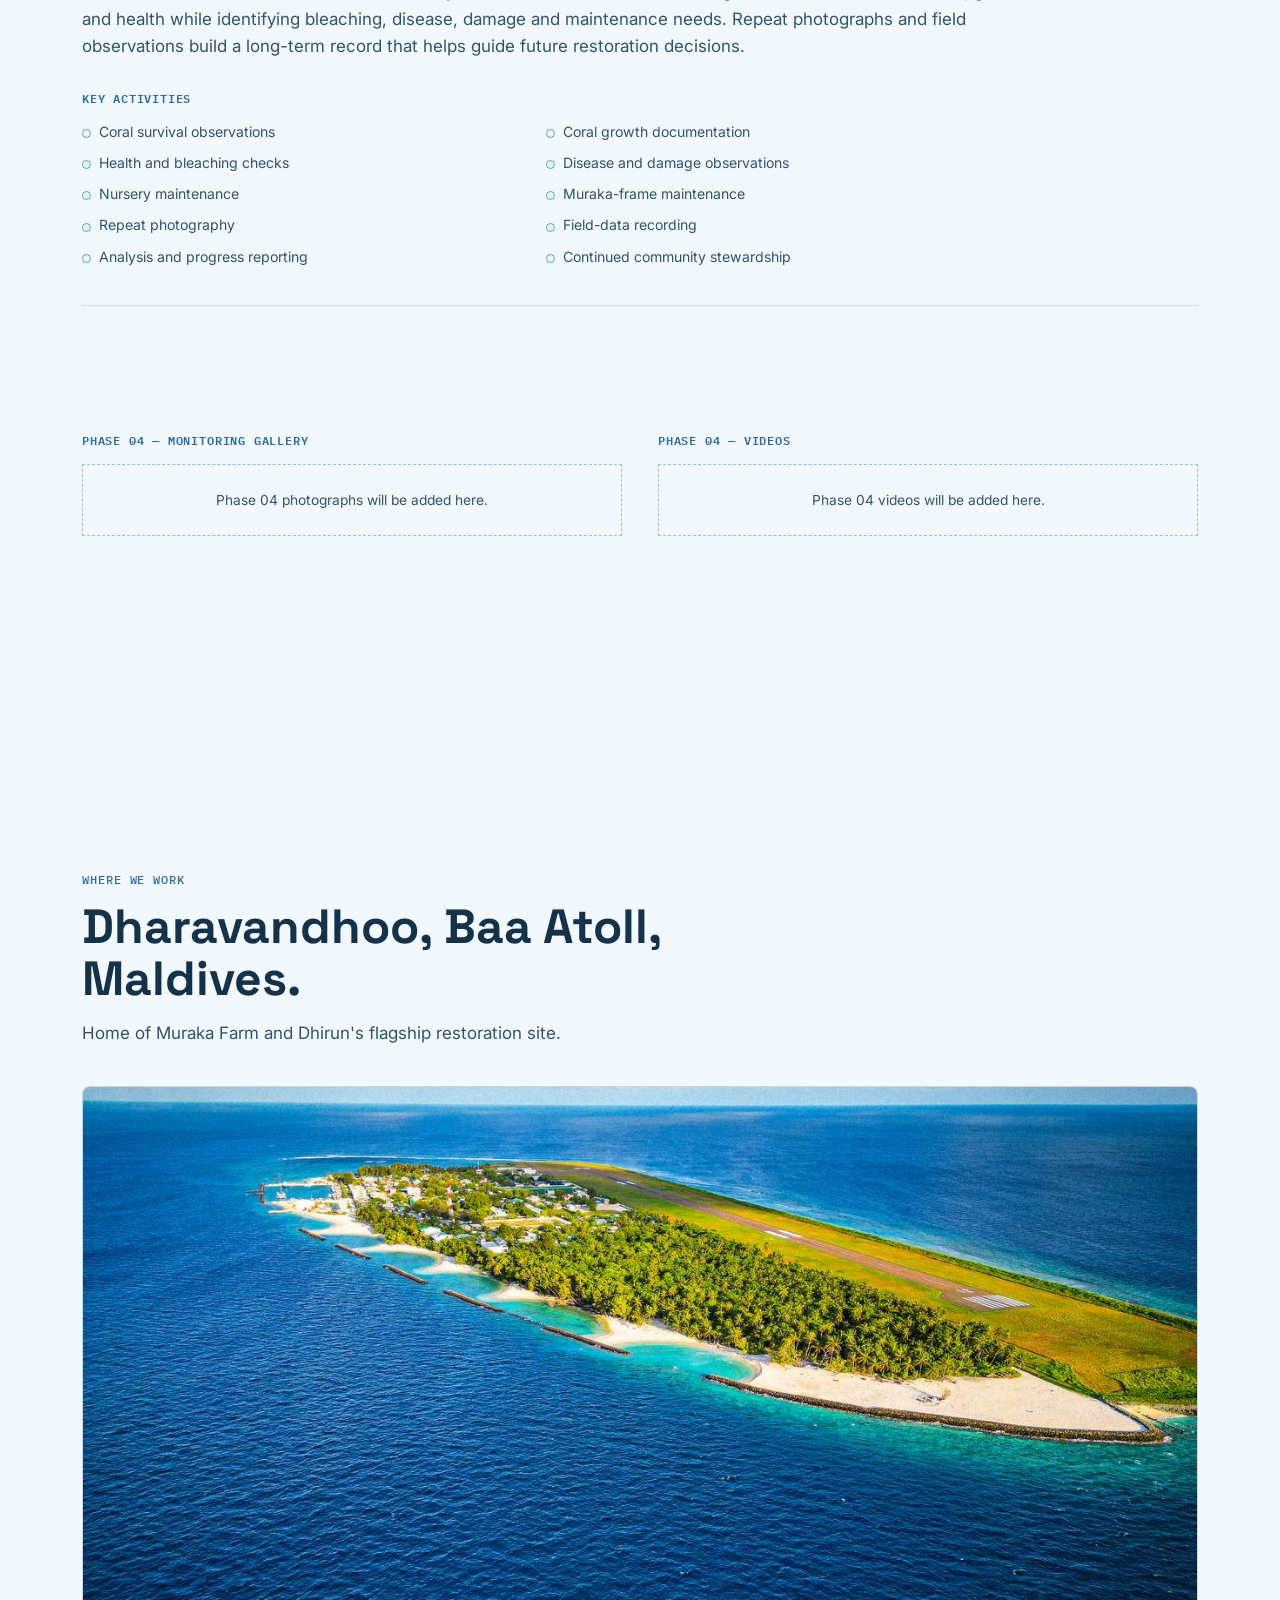
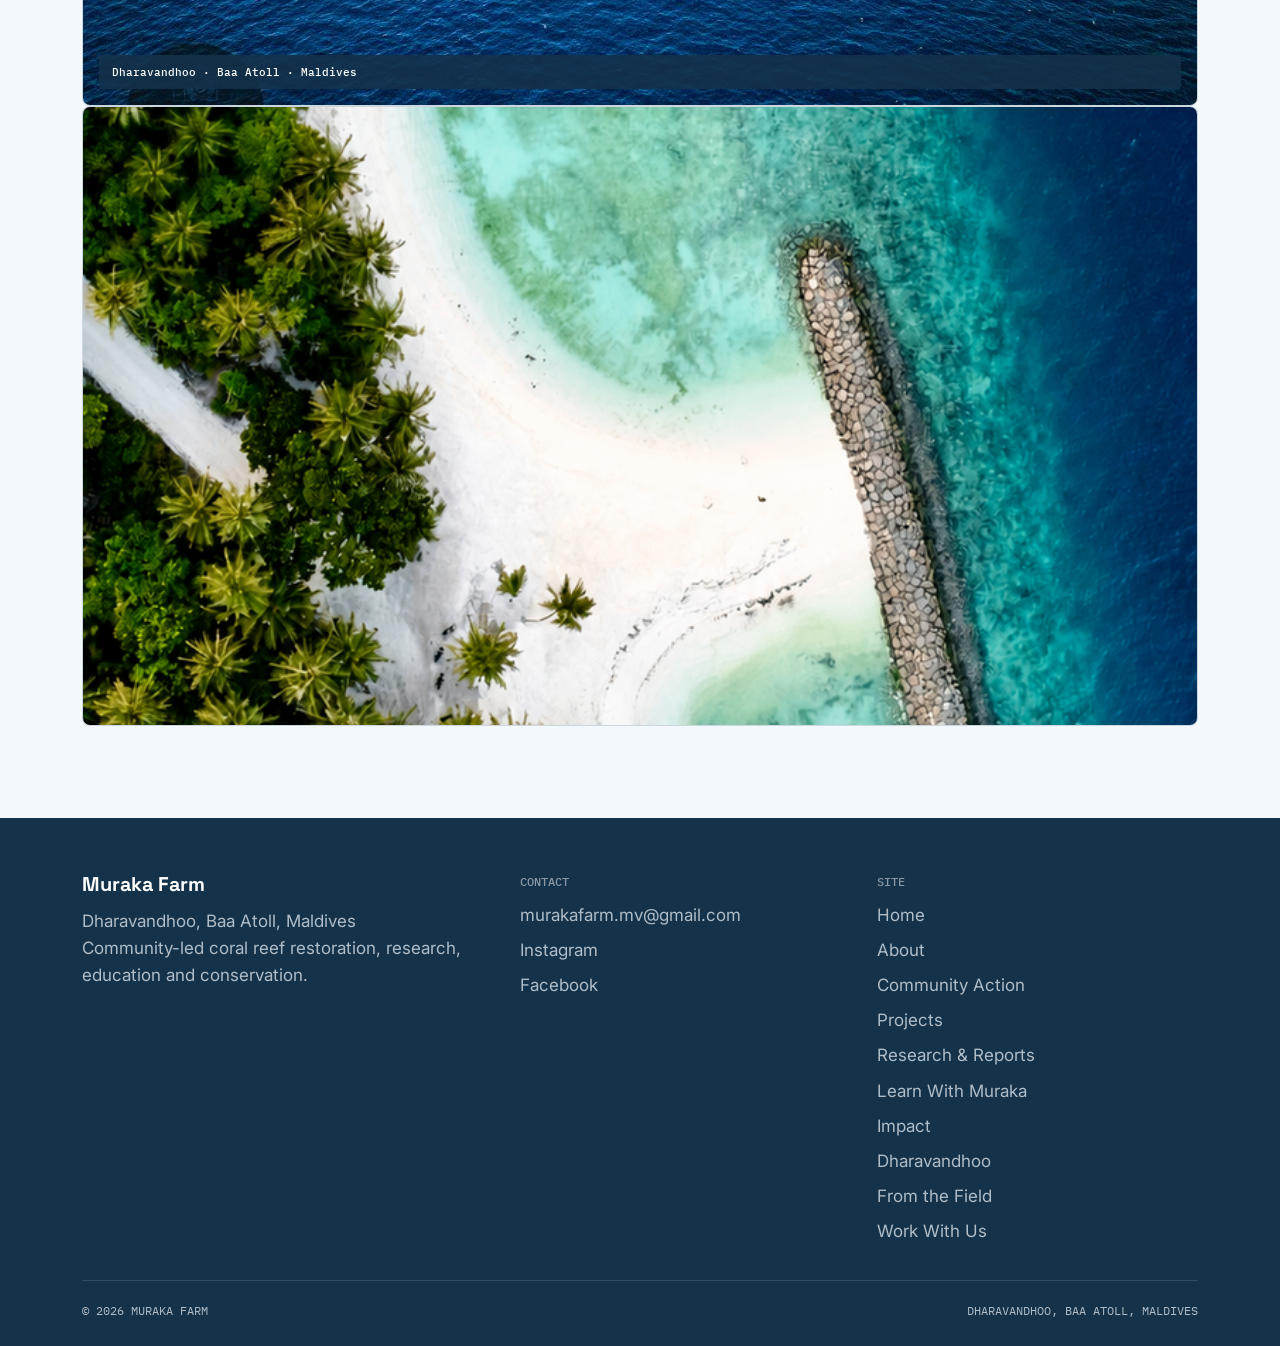
<file: projects.html>
<!doctype html>
<html lang="en">
<head>
  <meta charset="utf-8">
  <meta name="viewport" content="width=device-width,initial-scale=1">
  <title>Projects | Muraka Farm — Coral Reef Restoration Maldives</title>
  <meta name="description" content="Explore Muraka Farm community-led coral restoration projects in Dharavandhoo, Baa Atoll.">
  <link rel="canonical" href="https://murakafarm.org/projects.html">
  <meta property="og:title" content="Projects | Muraka Farm — Coral Reef Restoration Maldives">
  <meta property="og:description" content="Explore Muraka Farm community-led coral restoration projects in Dharavandhoo, Baa Atoll.">
  <meta property="og:url" content="https://murakafarm.org/projects.html">
  <meta property="og:type" content="website">
  <meta name="twitter:card" content="summary">
  <meta name="twitter:title" content="Projects | Muraka Farm — Coral Reef Restoration Maldives">
  <meta name="twitter:description" content="Explore Muraka Farm community-led coral restoration projects in Dharavandhoo, Baa Atoll.">
  <link rel="icon" href="images/muraka-logo.png">
  <link rel="apple-touch-icon" href="images/muraka-logo.png">
  <link rel="preconnect" href="https://fonts.googleapis.com">
  <link rel="preconnect" href="https://fonts.gstatic.com" crossorigin>
  <link href="https://fonts.googleapis.com/css2?family=IBM+Plex+Mono:wght@400;500;600&family=Inter:wght@400;500;600;700&family=Space+Grotesk:wght@500;600;700&display=swap" rel="stylesheet">
  <link rel="stylesheet" href="css/muraka-pages.css">
  <link rel="stylesheet" href="css/mobile-responsive.css">
  <link rel="stylesheet" href="css/about.css">
  <link rel="stylesheet" href="css/projects.css">
</head>
<body>
  <header>
    <div class="navbar">
      <a class="brand" href="index.html#home"><img src="images/muraka-logo.png" alt="Muraka Farm"><span>Muraka<small>FARM</small></span></a>
      <button class="nav-toggle" type="button" aria-expanded="false" aria-controls="primaryNav" aria-label="Open navigation menu"><svg viewBox="0 0 24 24" aria-hidden="true"><path d="M4 7h16M4 12h16M4 17h16"/></svg></button>
      <nav id="primaryNav" aria-label="Primary navigation">
        <ul>
          <li><a href="about.html">About</a></li>
          <li><a href="community-action.html">Community Action</a></li>
          <li><a href="projects.html" aria-current="page">Projects</a></li>
          <li><a href="research.html">Research</a></li>
          <li><a href="learn.html">Learn</a></li>
          <li><a href="impact.html">Impact</a></li>
          <li><a href="dharavandhoo.html">Dharavandhoo</a></li>
          <li><a href="work-with-us.html">Work With Us</a></li>
          <li class="mobile-menu-donate"><a href="index.html#donate">Donate</a></li>
        </ul>
      </nav>
      <a class="nav-cta" href="index.html#donate">Donate</a>
    </div>
  </header>

  <main>
    <section class="hero projects-hero">
      <div class="wrap hero-inner">
        <span class="tag">Our Projects</span>
        <h1>Restoration rooted in place.</h1>
        <p>Muraka Farm develops community-based coral restoration and conservation initiatives shaped by the needs of each reef, island and partner.</p>
      </div>
    </section>

    <section class="project-portfolio">
      <div class="wrap">
        <div class="head"><span class="tag">Project portfolio</span><h2>Current restoration work.</h2></div>
        <div class="grid project-portfolio-grid">
          <article class="card project-portfolio-card">
            <div class="project-portfolio-card__header project-portfolio-card__header--dhirun">
              <span class="meta">Ongoing · Community-Based Coral Reef Restoration</span>
              <h3>Dhirun</h3>
            </div>
            <div class="project-portfolio-card__body">
              <p><strong>Dharavandhoo, Baa Atoll</strong></p>
              <p>Dhirun is Muraka Farm's flagship community-based coral reef restoration programme in Dharavandhoo, combining coral nurseries, Muraka frames, monitoring, environmental education and local capacity building.</p>
              <p><strong>Lead:</strong> Muraka Farm<br><strong>Collaboration:</strong> Soneva Conservation &amp; Sustainability Maldives</p>
              <a href="#dhirun">View project →</a>
            </div>
          </article>
          <article class="card project-portfolio-card">
            <div class="project-portfolio-card__header project-portfolio-card__header--dharavandhoo">
              <span class="meta">Completed · Coral Reef Restoration</span>
              <h3>Dharavandhoo Muraka Project</h3>
            </div>
            <div class="project-portfolio-card__body">
              <p><strong>Dharavandhoo, Baa Atoll</strong></p>
              <p>A Muraka Farm coral restoration project supported through the Bank of Maldives inaugural Bank Fund, created to safeguard marine biodiversity and promote sustainable livelihoods in Dharavandhoo.</p>
              <p><strong>Lead:</strong> Muraka Farm<br><strong>Funding partner:</strong> Bank of Maldives<br><strong>Bank Fund award:</strong> MVR 200,000</p>
              <a href="#dharavandhoo-muraka-project">View project update →</a>
            </div>
          </article>
        </div>
        <!-- TODO: publish Maalhos project once scope, approvals and status are confirmed -->
        <!-- TODO: publish Kamadhoo project once scope, approvals and status are confirmed -->
        <!-- TODO: publish Dhandhoo project once scope, approvals and status are confirmed -->
      </div>
    </section>

    <section id="dharavandhoo-muraka-project">
      <div class="wrap">
        <div class="head bank-project-introduction">
          <span class="tag">Dharavandhoo Muraka Project · Bank of Maldives</span>
          <h2>Restoring Dharavandhoo’s house reef through local action.</h2>
          <p>The Dharavandhoo Muraka Project was developed by Muraka Farm to restore damaged areas of Dharavandhoo’s house reef through coral frames, coral planting, relocation, monitoring and continued maintenance. Supported through the Bank of Maldives inaugural Bank Fund, the project combines practical reef restoration with community participation, environmental awareness and long-term local care.</p>
          <p>The original project plan focused on the western house reef of Dharavandhoo. It proposed creating a connected underwater coral garden and snorkelling trail designed to support reef recovery, provide habitat for marine life and help residents and visitors experience the importance of a healthy reef.</p>
        </div>

        <div class="bank-project-summary">
          <article class="bank-project-summary-card">
            <span class="bank-project-card-label">Planting target</span>
            <h3>Approximately 500</h3>
          </article>
          <article class="bank-project-summary-card">
            <span class="bank-project-card-label">Planned restoration footprint</span>
            <h3>Approximately 20 m²</h3>
          </article>
          <article class="bank-project-summary-card">
            <span class="bank-project-card-label">Bank Fund award</span>
            <h3>MVR 200,000</h3>
          </article>
        </div>

        <section class="bank-project-subsection" aria-labelledby="bank-project-purpose-heading">
          <div class="bank-project-subsection-header">
            <span class="tag">Project purpose</span>
            <h3 id="bank-project-purpose-heading">Reef recovery with community value.</h3>
          </div>
          <div class="bank-project-purpose-grid">
            <article class="bank-project-purpose-card">
              <h4>Restore the house reef</h4>
              <p>Support the recovery of damaged reef areas by installing stable coral structures and planting suitable coral fragments.</p>
            </article>
            <article class="bank-project-purpose-card">
              <h4>Strengthen marine habitat</h4>
              <p>Create stable structures that can support coral growth, offer refuge for reef fish and contribute to marine life around the natural reef.</p>
            </article>
            <article class="bank-project-purpose-card">
              <h4>Connect people with conservation</h4>
              <p>Encourage local youth, swimmers, snorkellers, guesthouse visitors and the wider community to understand and participate in protecting Dharavandhoo’s marine environment.</p>
            </article>
          </div>
        </section>

        <section class="bank-project-subsection" aria-labelledby="bank-project-process-heading">
          <div class="bank-project-subsection-header">
            <span class="tag">Restoration approach</span>
            <h3 id="bank-project-process-heading">From reef assessment to long-term monitoring.</h3>
            <p>The project followed a structured restoration process extending beyond coral planting. Site preparation, frame production, coral attachment, installation, monitoring and maintenance were included in the original implementation plan.</p>
          </div>
          <ol class="bank-project-process-list">
            <li class="bank-project-process-card">
              <span class="bank-project-step-label">Step 01</span>
              <h4>Assess</h4>
              <p>Gather information, consult technical specialists and survey the house reef to identify appropriate restoration locations and environmental conditions.</p>
              <h5>Activities</h5>
              <ul>
                <li>Information gathering</li>
                <li>Scientific consultation</li>
                <li>House-reef site assessment</li>
                <li>Restoration-area selection</li>
              </ul>
            </li>
            <li class="bank-project-process-card">
              <span class="bank-project-step-label">Step 02</span>
              <h4>Prepare</h4>
              <p>Design and fabricate low-profile, coated-steel coral frames that provide a stable foundation in damaged or coral-rubble areas.</p>
              <h5>Activities</h5>
              <ul>
                <li>Frame design</li>
                <li>Material preparation</li>
                <li>Welding and coating</li>
                <li>Work-area preparation</li>
              </ul>
            </li>
            <li class="bank-project-process-card">
              <span class="bank-project-step-label">Step 03</span>
              <h4>Plant</h4>
              <p>Attach suitable coral fragments to prepared frames and install the structures at the selected restoration site.</p>
              <h5>Activities</h5>
              <ul>
                <li>Suitable fragment selection</li>
                <li>Coral attachment</li>
                <li>Frame installation</li>
                <li>Initial coral planting</li>
              </ul>
            </li>
            <li class="bank-project-process-card">
              <span class="bank-project-step-label">Step 04</span>
              <h4>Care and relocate</h4>
              <p>Provide appropriate care for young corals and undertake coral relocation or replanting where required and officially permitted.</p>
              <h5>Activities</h5>
              <ul>
                <li>Coral care</li>
                <li>Approved coral relocation</li>
                <li>Replanting where necessary</li>
              </ul>
              <p class="bank-project-permission-note">Any coral collection or relocation must follow applicable approvals and environmental guidance.</p>
            </li>
            <li class="bank-project-process-card">
              <span class="bank-project-step-label">Step 05</span>
              <h4>Monitor</h4>
              <p>Continue observing coral survival, health and growth after installation. Monitoring and reporting help identify maintenance needs and guide future restoration decisions.</p>
              <h5>Activities</h5>
              <ul>
                <li>Regular inspections</li>
                <li>Coral-health observations</li>
                <li>Frame maintenance</li>
                <li>Photographic documentation</li>
                <li>Analysis and progress reporting</li>
              </ul>
            </li>
          </ol>
        </section>

        <aside class="bank-project-frame-panel" aria-labelledby="bank-project-frame-heading">
          <h3 id="bank-project-frame-heading">Why coral frames?</h3>
          <p>The original project proposed using low-profile, coated-steel reef-star structures. Coral fragments are securely attached to the frames, which provide stability over damaged or coral-rubble areas while the corals grow. Multiple frames can be connected to form a wider restoration area and provide a foundation for continued reef recovery.</p>
          <p>Coral frames require continued inspection and maintenance. Muraka Farm’s project plan recognised that coral restoration is a long-term commitment and that planting corals without follow-up care is not sufficient.</p>
        </aside>

        <section class="bank-project-subsection" aria-labelledby="bank-project-implementation-heading">
          <div class="bank-project-subsection-header">
            <span class="tag">Original implementation structure</span>
            <h3 id="bank-project-implementation-heading">Preparation, restoration and continued care.</h3>
            <p>The following stages describe the original implementation structure rather than a current project schedule.</p>
          </div>
          <div class="bank-project-implementation-grid">
            <article class="bank-project-implementation-card">
              <h4>Inland preparation</h4>
              <ul>
                <li>Information gathering</li>
                <li>Technical consultation</li>
                <li>House-reef survey</li>
                <li>Frame design</li>
                <li>Material collection</li>
                <li>Restoration planning</li>
              </ul>
            </article>
            <article class="bank-project-implementation-card">
              <h4>Pilot restoration phase</h4>
              <ul>
                <li>Cleaning and preparing working areas</li>
                <li>Detailed site assessment</li>
                <li>Frame fabrication and installation</li>
                <li>Coral planting</li>
                <li>Approved coral relocation</li>
                <li>Monitoring and progress reporting</li>
              </ul>
            </article>
            <article class="bank-project-implementation-card">
              <h4>Continued restoration and care</h4>
              <ul>
                <li>Care and treatment of young corals</li>
                <li>Additional relocation where approved</li>
                <li>Replanting where necessary</li>
                <li>Continued frame installation</li>
                <li>Monitoring, analysis and reporting</li>
              </ul>
            </article>
          </div>
        </section>

        <section class="bank-project-subsection bank-project-status" aria-labelledby="bank-project-status-heading">
          <div class="bank-project-subsection-header">
            <span class="tag">Project status</span>
            <h3 id="bank-project-status-heading">Leadership, funding and verified completion.</h3>
          </div>
          <div class="bank-project-status-grid">
            <article class="bank-project-status-card">
              <span class="bank-project-card-label">Project lead</span>
              <h4>Muraka Farm</h4>
              <p>Muraka Farm developed and led the Dharavandhoo coral restoration project, including local coordination, restoration activities and long-term reef-care planning.</p>
            </article>
            <article class="bank-project-status-card">
              <span class="bank-project-card-label">Funding partner</span>
              <h4>Bank of Maldives</h4>
              <p>Bank of Maldives selected Muraka Farm as a recipient of its inaugural Bank Fund and awarded MVR 200,000 to support the Dharavandhoo coral restoration project.</p>
            </article>
            <article class="bank-project-status-card">
              <span class="bank-project-card-label">Latest verified update</span>
              <h4>Completed in Q2 2025</h4>
              <p>Bank of Maldives reported that the Muraka Restoration Project was successfully completed during April–June 2025.</p>
              <div class="bank-project-status-links">
                <a href="https://www.bankofmaldives.com.mv/articles/710/bank-of-maldives-selects-winners-of-bank-fund" target="_blank" rel="noopener noreferrer">Read the BML announcement →</a>
                <a href="https://informinvestor.cmda.gov.mv/storage/uploads/Arovp8Yj/c0kdnytt.pdf" target="_blank" rel="noopener noreferrer">View BML Q2 2025 report →</a>
              </div>
            </article>
          </div>
        </section>
        <div class="project-gallery project-gallery--three" aria-label="Dharavandhoo Muraka Project photographs">
          <figure class="project-gallery__photo"><img src="images/dharavandhoo-muraka-project-sign.jpg" alt="Dharavandhoo Muraka Project sign beside the island lagoon" width="1067" height="1600" loading="lazy" decoding="async"></figure>
          <figure class="project-gallery__photo"><img src="images/dharavandhoo-muraka-coral-attachment.jpg" alt="Muraka Farm team attaching coral fragments to a restoration frame in Dharavandhoo" width="1067" height="1600" loading="lazy" decoding="async"></figure>
          <figure class="project-gallery__photo"><img src="images/dharavandhoo-muraka-frame-work.jpg" alt="Muraka Farm team member preparing a coral restoration frame for the Dharavandhoo Muraka Project" width="1067" height="1600" loading="lazy" decoding="async"></figure>
        </div>
        <div class="project-video-area">
          <h3 class="project-video-heading">Watch the project</h3>
          <div class="project-youtube-shorts-grid" aria-label="Dharavandhoo Muraka Project videos">
            <figure class="project-youtube-short">
              <div class="project-youtube-short-frame"><iframe src="https://www.youtube.com/embed/fJkCFQU_TDA?autoplay=1&amp;mute=1&amp;loop=1&amp;playlist=fJkCFQU_TDA&amp;enablejsapi=1&amp;playsinline=1&amp;rel=0" title="Completed Dharavandhoo Muraka Bank Fund restoration project video" loading="lazy" referrerpolicy="origin" allow="accelerometer; autoplay; clipboard-write; encrypted-media; gyroscope; picture-in-picture; web-share" allowfullscreen></iframe></div>
              <figcaption><a href="https://youtube.com/shorts/fJkCFQU_TDA?si=JmmJp8EKbQas8mz4" target="_blank" rel="noopener noreferrer">Watch this video on YouTube →</a></figcaption>
            </figure>
            <figure class="project-youtube-short">
              <div class="project-youtube-short-frame"><iframe src="https://www.youtube.com/embed/jIgBR3vz8_c?autoplay=1&amp;mute=1&amp;loop=1&amp;playlist=jIgBR3vz8_c&amp;enablejsapi=1&amp;playsinline=1&amp;rel=0" title="Restoring Dharavandhoo's house reef through local action video" loading="lazy" referrerpolicy="origin" allow="accelerometer; autoplay; clipboard-write; encrypted-media; gyroscope; picture-in-picture; web-share" allowfullscreen></iframe></div>
              <figcaption><a href="https://youtube.com/shorts/jIgBR3vz8_c?feature=share" target="_blank" rel="noopener noreferrer">Watch this video on YouTube →</a></figcaption>
            </figure>
          </div>
        </div>
      </div>
    </section>

    <section id="dhirun">
      <div class="wrap">
        <div class="dhirun-hero">
          <div class="dhirun-introduction">
            <span class="dhirun-eyebrow">Muraka Farm’s Flagship Restoration Programme</span>
            <h2 class="dhirun-title">DHIRUN</h2>
            <p class="dhirun-name" lang="dv" dir="rtl">ދިރުން</p>
            <p class="dhirun-meaning">Growth · Life · A reef restored by its community</p>
            <div class="dhirun-intro-copy">
              <p>Dhirun is Muraka Farm’s flagship community-based coral reef restoration programme in Dharavandhoo, Baa Atoll. It brings coral restoration, environmental education, practical training and long-term local stewardship together in one connected programme.</p>
              <p>Rather than treating restoration as a single planting activity, Dhirun follows the complete restoration journey—from community engagement and practical training to nursery development, coral outplanting, monitoring and continued reef care.</p>
            </div>
          </div>
        </div>

        <div class="grid dhirun-collaborators">
          <article class="card"><span class="meta">Community lead</span><h3>Muraka Farm</h3><p>Local leadership connects practical restoration with long-term reef stewardship.</p></article>
          <article class="card"><span class="meta">Conservation collaborator</span><h3>Soneva Conservation &amp; Sustainability Maldives</h3><p>The collaboration brings together community participation, conservation experience and a shared commitment to long-term reef restoration.</p></article>
          <article class="card"><span class="meta">Monitoring equipment support</span><h3>Liquid Salt Divers</h3><p>Liquid Salt Divers provides diving equipment for Dhirun monitoring sessions, supporting regular in-water reef monitoring and follow-up work.</p></article>
        </div>

        <div class="dhirun-phases">
          <section class="dhirun-phase" aria-labelledby="dhirun-phase-01-heading">
            <div class="dhirun-phase-header">
              <span class="dhirun-phase-number">Phase 01</span>
              <h3 id="dhirun-phase-01-heading">Community Engagement &amp; Alignment</h3>
              <p class="dhirun-phase-statement">Restoration begins by bringing people together.</p>
            </div>
            <p class="dhirun-phase-description">Dhirun introduces the programme to the Dharavandhoo community, schools, local organisations, volunteers and relevant stakeholders. This phase builds understanding of local reef threats, creates opportunities for participation and develops the shared ownership required for long-term restoration.</p>
            <div class="dhirun-activities">
              <h4>Key activities</h4>
              <ul>
                <li>Community-awareness sessions</li>
                <li>Stakeholder engagement</li>
                <li>School and local-organisation coordination</li>
                <li>Volunteer participation</li>
                <li>Reef-conservation discussions</li>
                <li>Building local ownership</li>
              </ul>
            </div>
            <div class="dhirun-phase-media dhirun-phase-media--single">
              <section class="dhirun-media-block" aria-labelledby="dhirun-phase-01-gallery-heading">
                <h4 id="dhirun-phase-01-gallery-heading">Phase 01 — Community Engagement Gallery</h4>
                <div class="dhirun-phase-gallery">
                  <figure class="dhirun-phase-photo dhirun-instagram">
                    <div class="dhirun-instagram-frame">
                      <iframe src="https://www.instagram.com/p/Da3s7dtk8Gy/embed/" title="Phase 01 community engagement Instagram post" loading="lazy" referrerpolicy="strict-origin-when-cross-origin" allow="encrypted-media; picture-in-picture; web-share" allowfullscreen></iframe>
                    </div>
                    <figcaption><a href="https://www.instagram.com/p/Da3s7dtk8Gy/?utm_source=ig_web_copy_link&amp;igsh=MzRlODBiNWFlZA==" target="_blank" rel="noopener noreferrer">View the Phase 01 community engagement post on Instagram →</a></figcaption>
                  </figure>
                </div>
              </section>
            </div>
          </section>

          <section class="dhirun-phase dhirun-phase--soft" aria-labelledby="dhirun-phase-02-heading">
            <div class="dhirun-phase-header">
              <span class="dhirun-phase-number">Phase 02</span>
              <h3 id="dhirun-phase-02-heading">Training &amp; Capacity Building</h3>
              <p class="dhirun-phase-statement">Turning reef awareness into practical local skills.</p>
            </div>
            <p class="dhirun-phase-description">This phase trains local youth, students, volunteers and community members in coral reef ecology and practical restoration. Participants learn about reef threats, coral nurseries, coral husbandry, fragment attachment, restoration methods, field safety, documentation and long-term monitoring.</p>
            <div class="dhirun-activities">
              <h4>Key activities</h4>
              <ul>
                <li>Coral reef ecology and marine biology</li>
                <li>Importance of coral reefs to Maldives</li>
                <li>Climate change and other reef threats</li>
                <li>Coral nursery rope-system dry builds</li>
                <li>Coral husbandry and nursery management</li>
                <li>Coral-fragment attachment</li>
                <li>Restoration and monitoring methods</li>
                <li>Snorkelling and equipment safety where applicable</li>
              </ul>
            </div>
            <div class="dhirun-phase-media">
              <section class="dhirun-media-block" aria-labelledby="dhirun-phase-02-gallery-heading">
                <h4 id="dhirun-phase-02-gallery-heading">Phase 02 — Training Gallery</h4>
                <div class="dhirun-phase-gallery">
                  <!-- PHASE 02 PHOTO GALLERY: Add only approved Phase 02 training images here -->
                  <figure class="dhirun-phase-photo dhirun-instagram">
                    <div class="dhirun-instagram-frame">
                      <iframe src="https://www.instagram.com/p/Da3wgYak0ID/embed/" title="Phase 02 training Instagram post" loading="lazy" referrerpolicy="strict-origin-when-cross-origin" allow="encrypted-media; picture-in-picture; web-share" allowfullscreen></iframe>
                    </div>
                    <figcaption><a href="https://www.instagram.com/p/Da3wgYak0ID/?utm_source=ig_web_copy_link&amp;igsh=MzRlODBiNWFlZA==" target="_blank" rel="noopener noreferrer">View the Phase 02 training post on Instagram →</a></figcaption>
                  </figure>
                </div>
              </section>
              <section class="dhirun-media-block" aria-labelledby="dhirun-phase-02-video-heading">
                <h4 id="dhirun-phase-02-video-heading">Phase 02 — Videos</h4>
                <div class="dhirun-phase-videos">
                  <!-- PHASE 02 VIDEO: Add approved YouTube or Instagram embed here -->
                  <figure class="dhirun-video dhirun-video--short">
                    <div class="dhirun-video-frame">
                      <iframe src="https://www.youtube.com/embed/YmiKTNFzZC8?autoplay=1&amp;mute=1&amp;loop=1&amp;playlist=YmiKTNFzZC8&amp;enablejsapi=1&amp;playsinline=1&amp;rel=0" title="Phase 02 coral restoration training video" loading="lazy" referrerpolicy="strict-origin-when-cross-origin" allow="accelerometer; autoplay; clipboard-write; encrypted-media; gyroscope; picture-in-picture; web-share" allowfullscreen></iframe>
                    </div>
                    <figcaption><a href="https://youtube.com/shorts/YmiKTNFzZC8?feature=share" target="_blank" rel="noopener noreferrer">Watch the Phase 02 training video on YouTube →</a></figcaption>
                  </figure>
                </div>
              </section>
            </div>
          </section>

          <section class="dhirun-phase" aria-labelledby="dhirun-phase-03-heading">
            <div class="dhirun-phase-header">
              <span class="dhirun-phase-number">Phase 03</span>
              <h3 id="dhirun-phase-03-heading">Nursery &amp; Restoration Site Development</h3>
              <p class="dhirun-phase-statement">Moving from training to active reef restoration.</p>
            </div>
            <p class="dhirun-phase-description">This phase establishes and develops Dhirun’s coral nursery and restoration site. Suitable naturally broken coral fragments and corals obtained from approved donor locations are attached to nursery systems and Muraka frames, cared for and later transferred to degraded reef areas where appropriate.</p>
            <div class="dhirun-activities">
              <h4>Key activities</h4>
              <ul>
                <li>Restoration-site preparation</li>
                <li>Coral nursery establishment</li>
                <li>Nursery rope installation</li>
                <li>Preparation of Muraka frames</li>
                <li>Suitable coral-fragment collection</li>
                <li>Fragment attachment</li>
                <li>Coral husbandry and nursery care</li>
                <li>Initial coral propagation</li>
                <li>Outplanting in selected degraded areas</li>
              </ul>
            </div>
            <div class="dhirun-phase-media">
              <section class="dhirun-media-block" aria-labelledby="dhirun-phase-03-gallery-heading">
                <h4 id="dhirun-phase-03-gallery-heading">Phase 03 — Restoration Gallery</h4>
                <div class="dhirun-phase-gallery">
                  <!-- PHASE 03 PHOTO GALLERY: Add only approved Phase 03 restoration images here -->
                  <p class="dhirun-media-empty">Phase 03 photographs will be added here.</p>
                </div>
              </section>
              <section class="dhirun-media-block" aria-labelledby="dhirun-phase-03-video-heading">
                <h4 id="dhirun-phase-03-video-heading">Phase 03 — Videos</h4>
                <div class="dhirun-phase-videos">
                  <!-- PHASE 03 VIDEO: Add approved YouTube or Instagram embed here -->
                  <p class="dhirun-media-empty">Phase 03 videos will be added here.</p>
                </div>
              </section>
            </div>
          </section>

          <section class="dhirun-phase dhirun-phase--soft" aria-labelledby="dhirun-phase-04-heading">
            <div class="dhirun-phase-header">
              <span class="dhirun-phase-number">Phase 04</span>
              <h3 id="dhirun-phase-04-heading">Monitoring &amp; Long-Term Stewardship</h3>
              <p class="dhirun-phase-statement">Planting is the beginning—not the end.</p>
            </div>
            <p class="dhirun-phase-description">Dhirun continues after corals enter the nursery or restoration site. The monitoring team observes coral survival, growth and health while identifying bleaching, disease, damage and maintenance needs. Repeat photographs and field observations build a long-term record that helps guide future restoration decisions.</p>
            <div class="dhirun-activities">
              <h4>Key activities</h4>
              <ul>
                <li>Coral survival observations</li>
                <li>Coral growth documentation</li>
                <li>Health and bleaching checks</li>
                <li>Disease and damage observations</li>
                <li>Nursery maintenance</li>
                <li>Muraka-frame maintenance</li>
                <li>Repeat photography</li>
                <li>Field-data recording</li>
                <li>Analysis and progress reporting</li>
                <li>Continued community stewardship</li>
              </ul>
            </div>
            <div class="dhirun-phase-media">
              <section class="dhirun-media-block" aria-labelledby="dhirun-phase-04-gallery-heading">
                <h4 id="dhirun-phase-04-gallery-heading">Phase 04 — Monitoring Gallery</h4>
                <div class="dhirun-phase-gallery">
                  <!-- PHASE 04 PHOTO GALLERY: Add only approved Phase 04 monitoring images here -->
                  <p class="dhirun-media-empty">Phase 04 photographs will be added here.</p>
                </div>
              </section>
              <section class="dhirun-media-block" aria-labelledby="dhirun-phase-04-video-heading">
                <h4 id="dhirun-phase-04-video-heading">Phase 04 — Videos</h4>
                <div class="dhirun-phase-videos">
                  <!-- PHASE 04 VIDEO: Add approved YouTube or Instagram embed here -->
                  <p class="dhirun-media-empty">Phase 04 videos will be added here.</p>
                </div>
              </section>
            </div>
          </section>
        </div>
      </div>
    </section>

    <section>
      <div class="wrap">
        <div class="head"><span class="tag">Where we work</span><h2>Dharavandhoo, Baa Atoll, Maldives.</h2><p>Home of Muraka Farm and Dhirun's flagship restoration site.</p></div>
        <div class="location-gallery" aria-label="Views of Dharavandhoo and its surrounding reef">
          <figure class="location-photo"><img src="images/dharavandhoo-aerial.jpg" alt="Aerial view of Dharavandhoo island and its surrounding reef" loading="lazy" decoding="async"><figcaption class="location-caption">Dharavandhoo · Baa Atoll · Maldives</figcaption></figure>
          <figure class="location-photo secondary"><img src="images/dharavandhoo-shoreline.png" alt="Aerial view of Dharavandhoo's beach, lagoon and reef edge" loading="lazy" decoding="async"></figure>
        </div>
        <!-- TODO: add future markers only after locations are confirmed -->
      </div>
    </section>
  </main>

  <footer>
    <div class="wrap">
      <div class="footer-grid">
        <div><h3>Muraka Farm</h3><p>Dharavandhoo, Baa Atoll, Maldives<br>Community-led coral reef restoration, research, education and conservation.</p></div>
        <div><h4>Contact</h4><ul><li><a href="mailto:murakafarm.mv@gmail.com">murakafarm.mv@gmail.com</a></li><li><a href="https://www.instagram.com/murakafarm.drv" target="_blank" rel="noopener noreferrer">Instagram</a></li><li><a href="https://web.facebook.com/murakafarm.mv/" target="_blank" rel="noopener noreferrer">Facebook</a></li></ul></div>
        <div><h4>Site</h4><ul><li><a href="index.html#home">Home</a></li><li><a href="about.html">About</a></li><li><a href="community-action.html">Community Action</a></li><li><a href="projects.html" aria-current="page">Projects</a></li><li><a href="research.html">Research &amp; Reports</a></li><li><a href="learn.html">Learn With Muraka</a></li><li><a href="impact.html">Impact</a></li><li><a href="dharavandhoo.html">Dharavandhoo</a></li><li><a href="field-updates.html">From the Field</a></li><li><a href="work-with-us.html">Work With Us</a></li></ul></div>
      </div>
      <div class="footer-bottom"><span>© 2026 MURAKA FARM</span><span>DHARAVANDHOO, BAA ATOLL, MALDIVES</span></div>
    </div>
  </footer>
  <script src="js/muraka-pages.js"></script>
  <script src="js/video-visibility.js"></script>
</body>
</html>
</file>
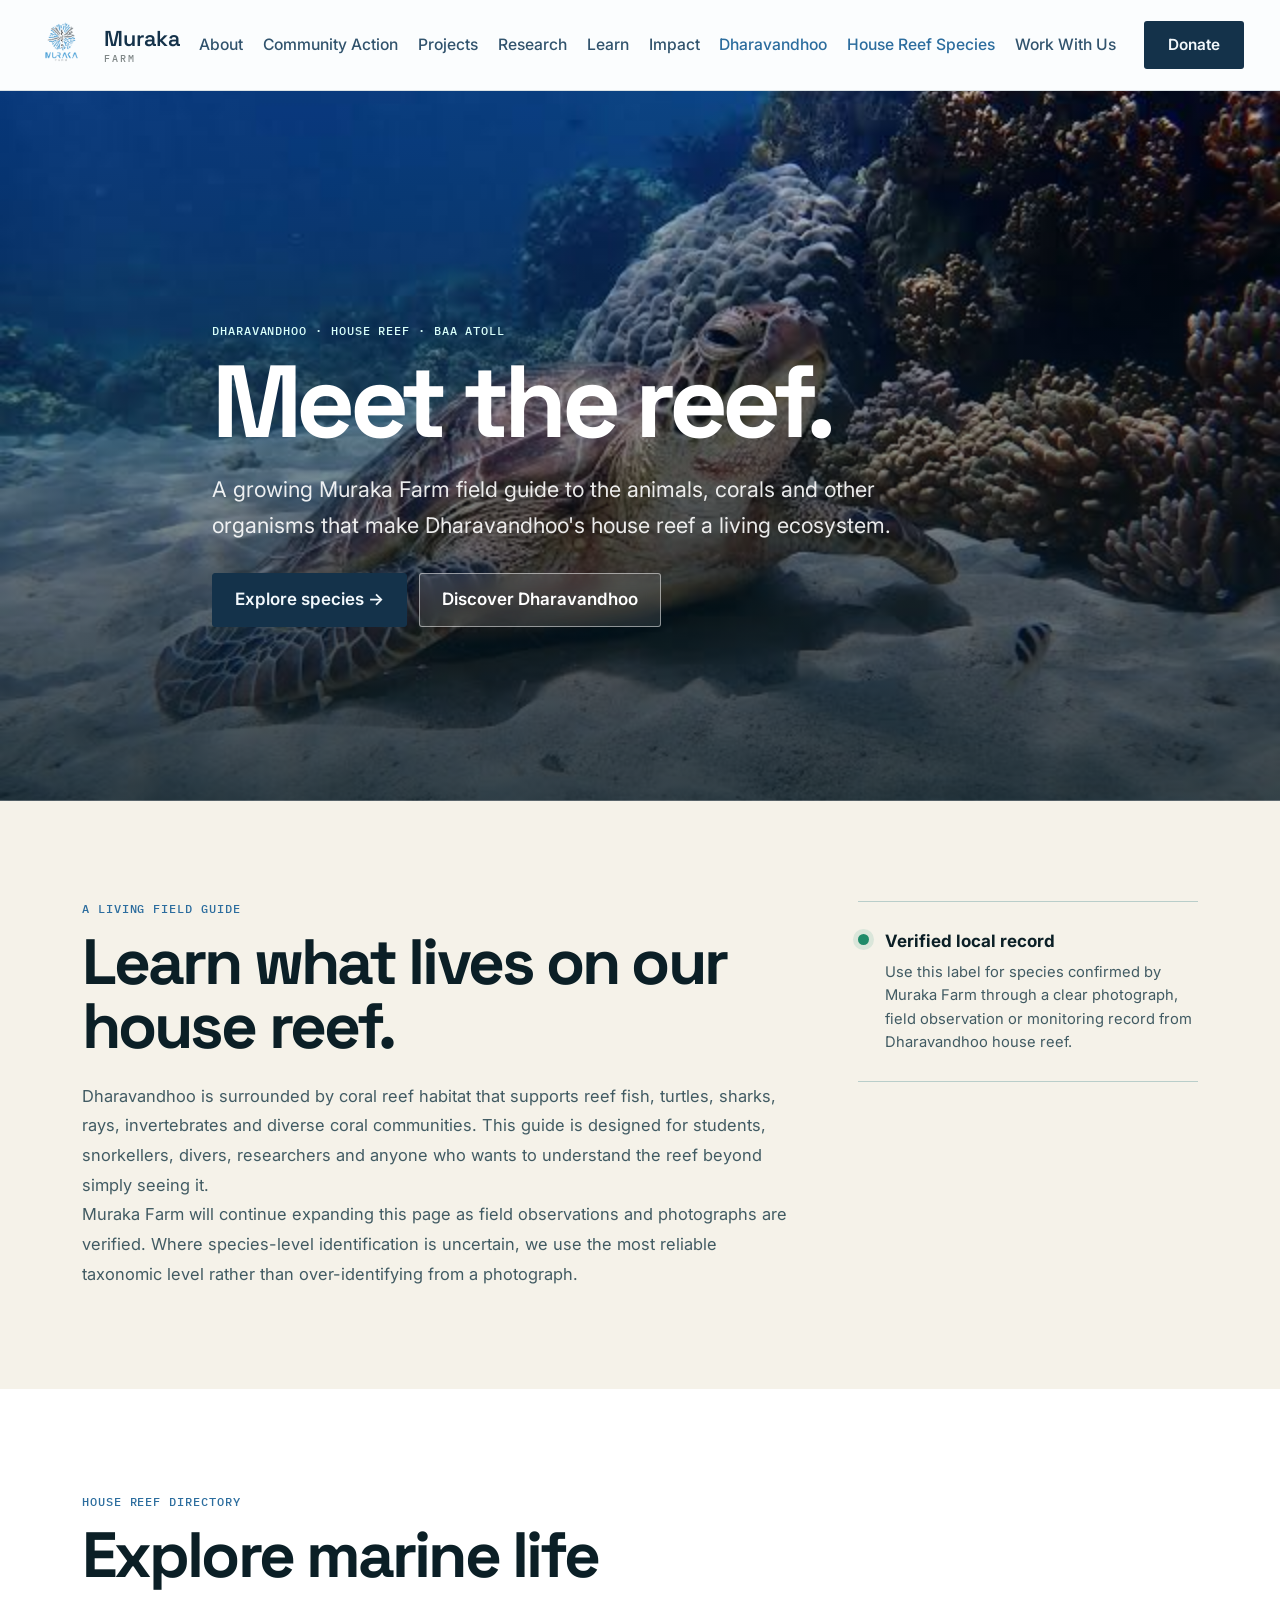
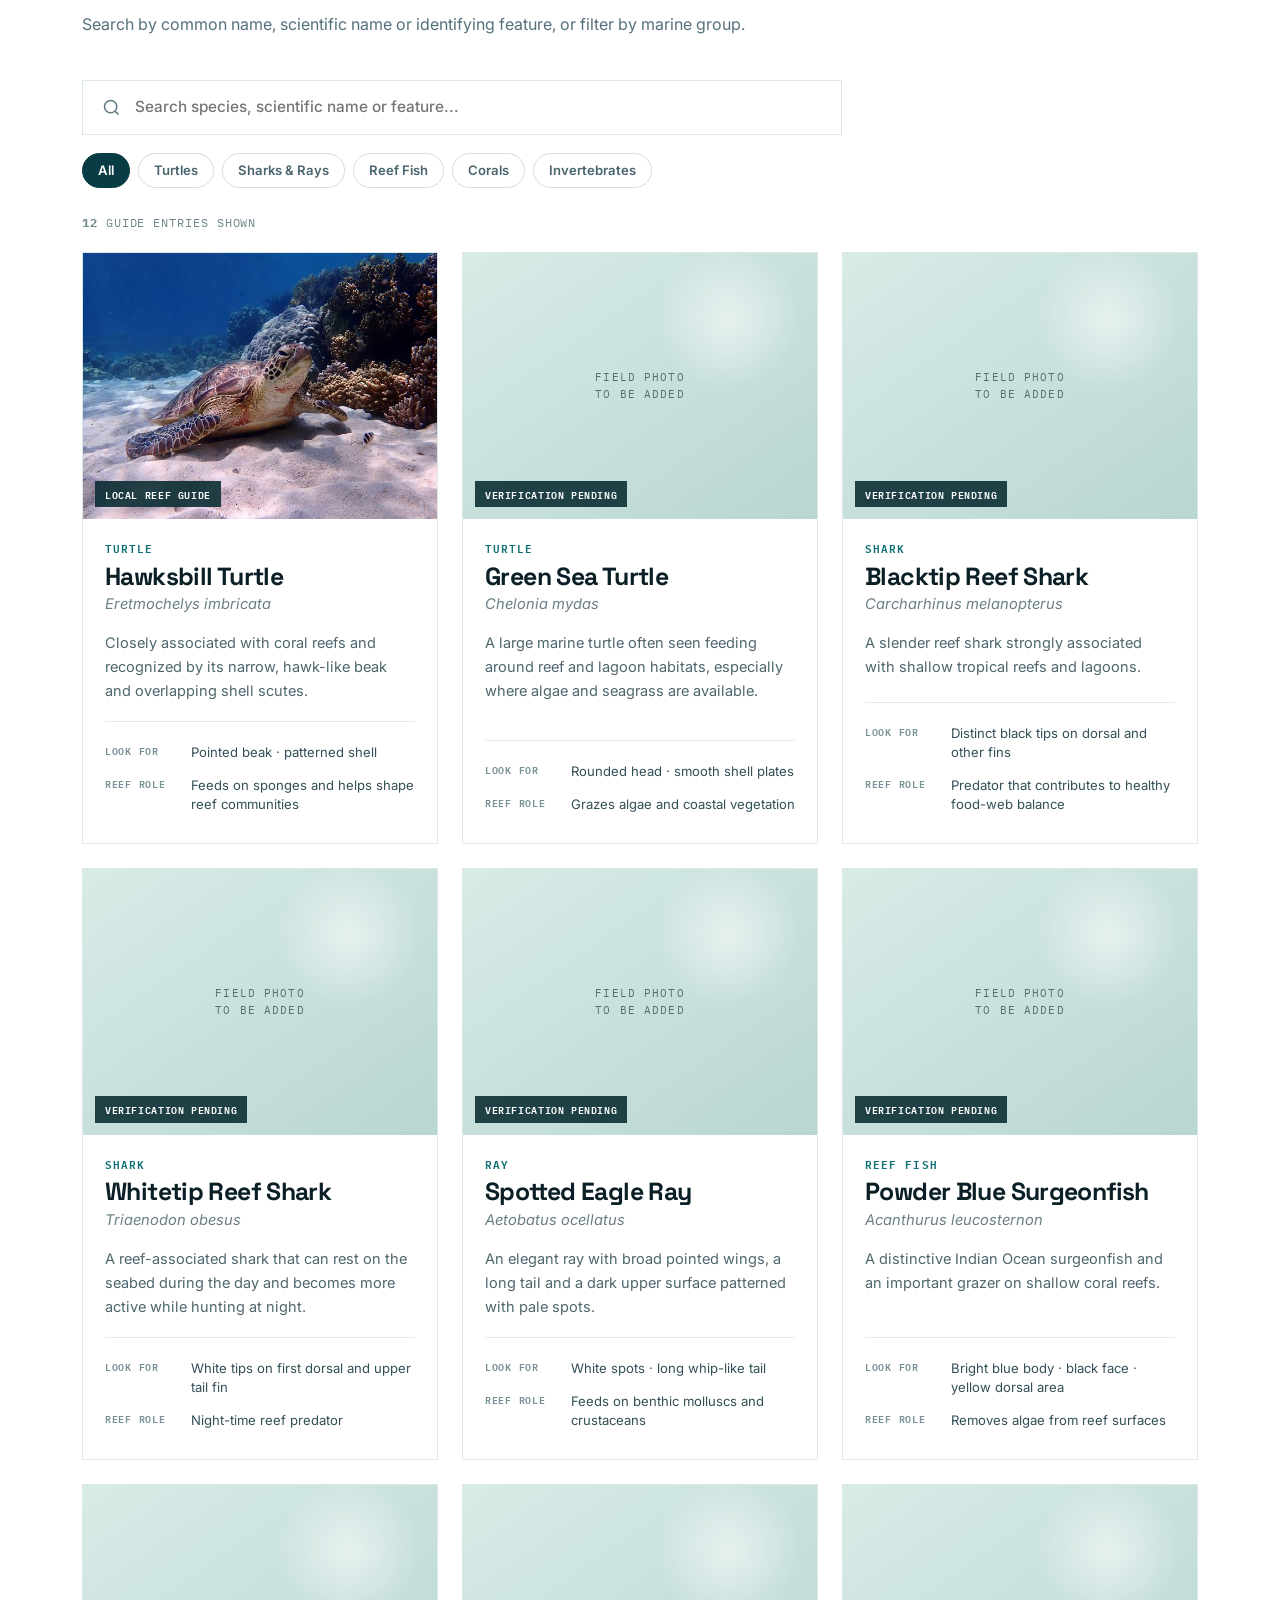
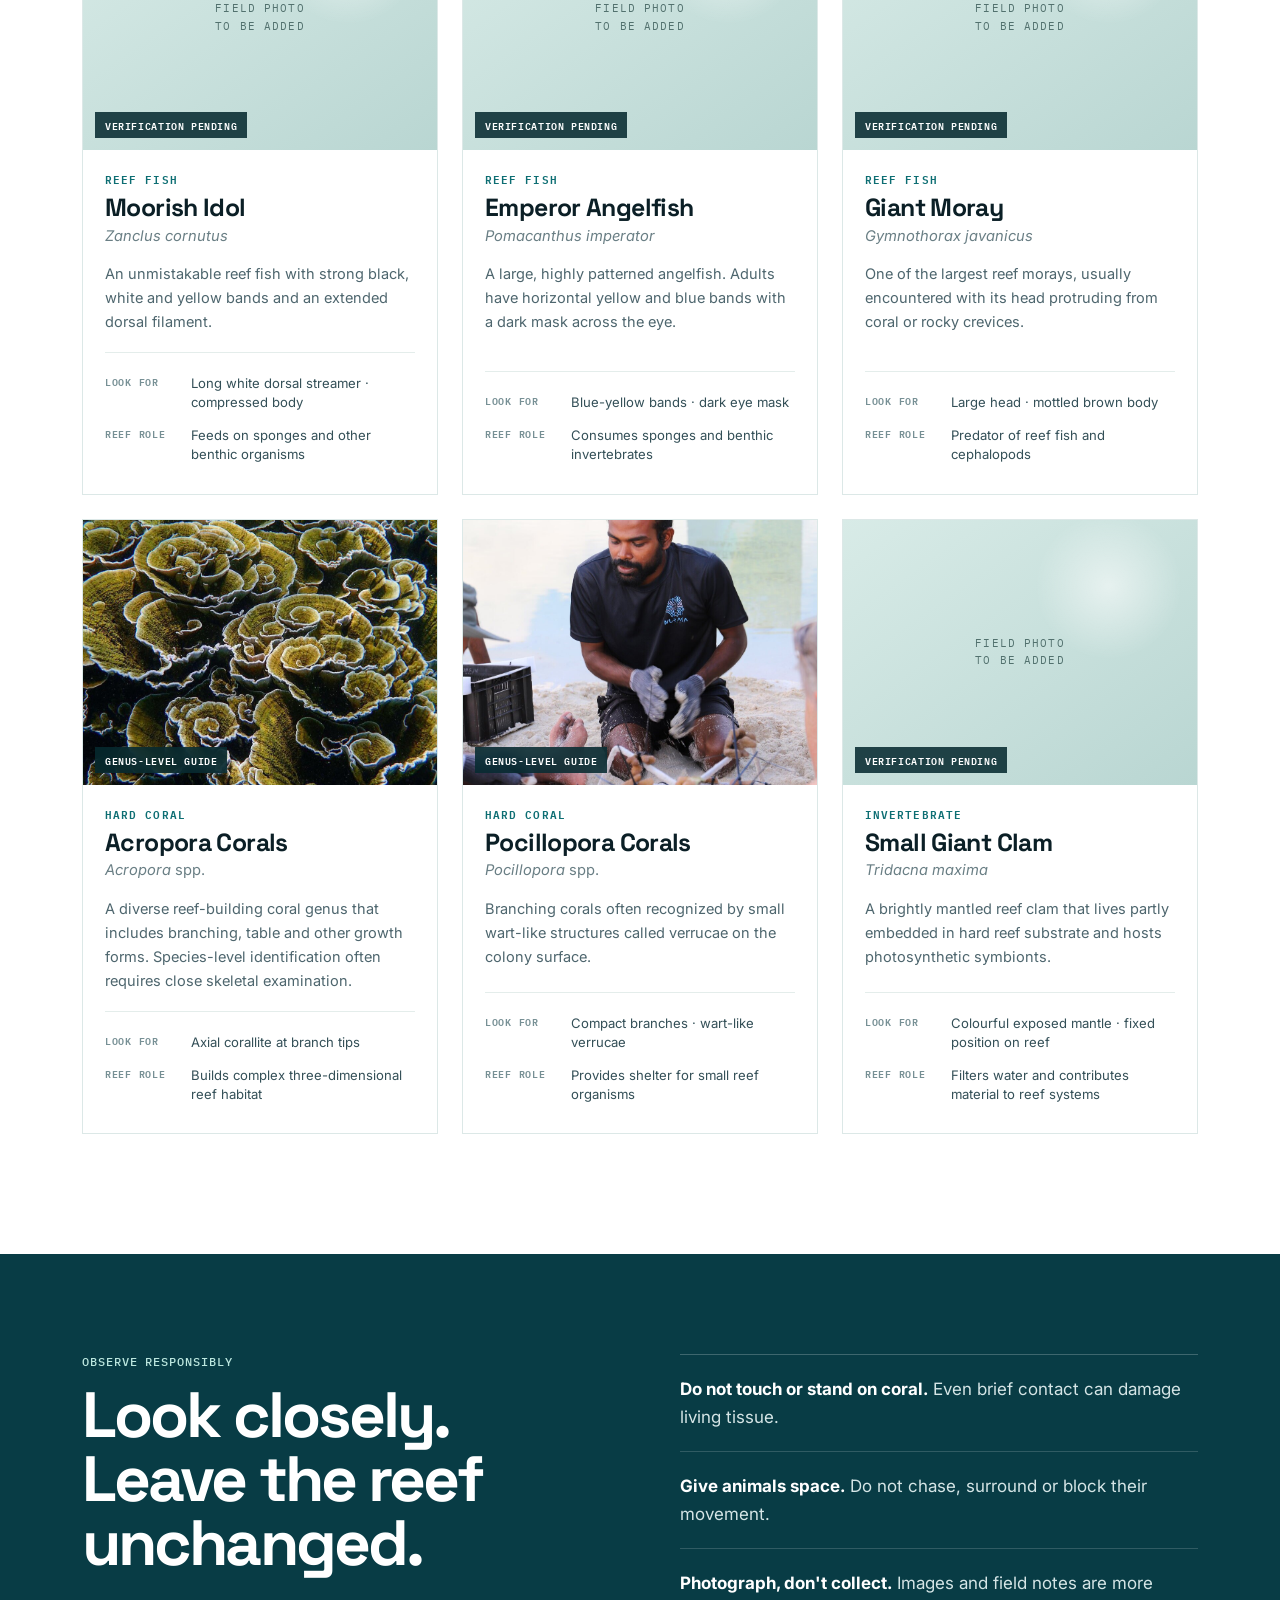
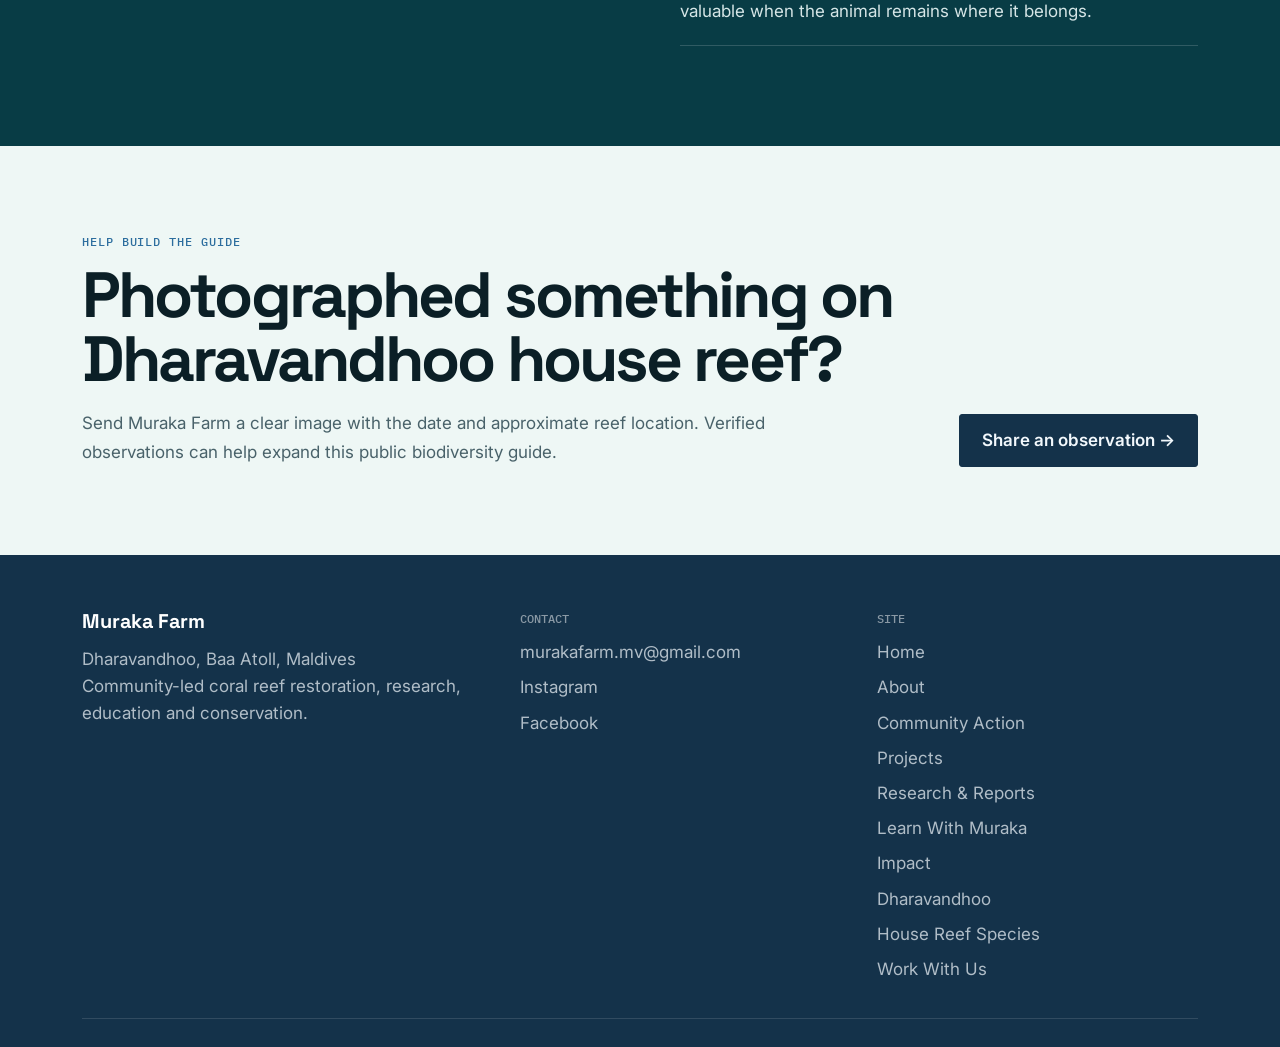
<file: reef-species.html>
<!DOCTYPE html>
<html lang="en">
<head>
  <meta charset="utf-8">
  <meta name="viewport" content="width=device-width,initial-scale=1">
  <title>Dharavandhoo House Reef Species Guide | Muraka Farm</title>
  <meta name="description" content="Explore marine life of Dharavandhoo house reef in Baa Atoll with Muraka Farm's growing field guide to reef fish, sharks, rays, turtles, corals and other reef organisms.">
  <link rel="canonical" href="https://murakafarm.org/reef-species.html">
  <meta property="og:title" content="Dharavandhoo House Reef Species Guide | Muraka Farm">
  <meta property="og:description" content="A growing field guide to marine species of Dharavandhoo house reef, Baa Atoll, Maldives.">
  <meta property="og:url" content="https://murakafarm.org/reef-species.html">
  <meta property="og:type" content="website">
  <meta property="og:image" content="https://murakafarm.org/images/turtle-reef.jpg">
  <meta name="twitter:card" content="summary_large_image">
  <link rel="icon" href="images/muraka-logo.png">
  <link rel="apple-touch-icon" href="images/muraka-logo.png">
  <link rel="preconnect" href="https://fonts.googleapis.com">
  <link rel="preconnect" href="https://fonts.gstatic.com" crossorigin>
  <link href="https://fonts.googleapis.com/css2?family=IBM+Plex+Mono:wght@400;500;600&amp;family=Inter:wght@400;500;600;700&amp;family=Space+Grotesk:wght@500;600;700&amp;display=swap" rel="stylesheet">
  <link rel="stylesheet" href="css/muraka-pages.css">
  <link rel="stylesheet" href="css/mobile-responsive.css">
  <link rel="stylesheet" href="css/reef-species.css">
</head>
<body>
  <header>
    <div class="navbar">
      <a class="brand" href="index.html#home"><img src="images/muraka-logo.png" alt="Muraka Farm"><span>Muraka<small>FARM</small></span></a>
      <button class="nav-toggle" type="button" aria-expanded="false" aria-controls="primaryNav" aria-label="Open navigation menu"><svg viewBox="0 0 24 24" aria-hidden="true"><path d="M4 7h16M4 12h16M4 17h16"/></svg></button>
      <nav id="primaryNav" aria-label="Primary navigation">
        <ul>
          <li><a href="about.html">About</a></li>
          <li><a href="community-action.html">Community Action</a></li>
          <li><a href="projects.html">Projects</a></li>
          <li><a href="research.html">Research</a></li>
          <li><a href="learn.html">Learn</a></li>
          <li><a href="impact.html">Impact</a></li>
          <li><a href="dharavandhoo.html" aria-current="page">Dharavandhoo</a></li>
          <li><a href="work-with-us.html">Work With Us</a></li>
          <li class="mobile-menu-donate"><a href="index.html#donate">Donate</a></li>
        </ul>
      </nav>
      <a class="nav-cta" href="index.html#donate">Donate</a>
    </div>
  </header>

  <main>
    <section class="species-hero">
      <div class="wrap species-hero-inner">
        <span class="tag">Dharavandhoo · House Reef · Baa Atoll</span>
        <h1>Meet the reef.</h1>
        <p>A growing Muraka Farm field guide to the animals, corals and other organisms that make Dharavandhoo's house reef a living ecosystem.</p>
        <div class="hero-actions">
          <a class="btn primary" href="#species-directory">Explore species →</a>
          <a class="btn secondary" href="dharavandhoo.html">Discover Dharavandhoo</a>
        </div>
      </div>
    </section>

    <section class="species-intro">
      <div class="wrap species-intro-grid">
        <div>
          <span class="tag">A living field guide</span>
          <h2>Learn what lives on our house reef.</h2>
          <p>Dharavandhoo is surrounded by coral reef habitat that supports reef fish, turtles, sharks, rays, invertebrates and diverse coral communities. This guide is designed for students, snorkellers, divers, researchers and anyone who wants to understand the reef beyond simply seeing it.</p>
          <p>Muraka Farm will continue expanding this page as field observations and photographs are verified. Where species-level identification is uncertain, we use the most reliable taxonomic level rather than over-identifying from a photograph.</p>
        </div>
        <aside class="verification-panel" aria-label="Species record verification information">
          <span class="verification-dot"></span>
          <div>
            <strong>Verified local record</strong>
            <p>Use this label for species confirmed by Muraka Farm through a clear photograph, field observation or monitoring record from Dharavandhoo house reef.</p>
          </div>
        </aside>
      </div>
    </section>

    <section class="species-directory" id="species-directory">
      <div class="wrap">
        <div class="head species-heading">
          <span class="tag">House reef directory</span>
          <h2>Explore marine life</h2>
          <p>Search by common name, scientific name or identifying feature, or filter by marine group.</p>
        </div>

        <div class="species-tools" role="search">
          <label class="species-search">
            <span class="sr-only">Search species</span>
            <svg viewBox="0 0 24 24" aria-hidden="true"><circle cx="11" cy="11" r="7"></circle><path d="m20 20-3.6-3.6"></path></svg>
            <input id="speciesSearch" type="search" placeholder="Search species, scientific name or feature..." autocomplete="off">
          </label>
          <div class="species-filters" aria-label="Filter species by group">
            <button class="filter-button active" type="button" data-filter="all">All</button>
            <button class="filter-button" type="button" data-filter="turtles">Turtles</button>
            <button class="filter-button" type="button" data-filter="sharks-rays">Sharks &amp; Rays</button>
            <button class="filter-button" type="button" data-filter="reef-fish">Reef Fish</button>
            <button class="filter-button" type="button" data-filter="corals">Corals</button>
            <button class="filter-button" type="button" data-filter="invertebrates">Invertebrates</button>
          </div>
        </div>

        <div class="species-summary"><strong id="speciesCount">12</strong> guide entries shown</div>

        <div class="species-grid" id="speciesGrid">
          <article class="species-card" data-group="turtles" data-search="hawksbill turtle eretmochelys imbricata beak overlapping shell scutes coral reef sponge">
            <div class="species-image"><img src="images/turtle-reef.jpg" alt="Sea turtle swimming above a coral reef near Dharavandhoo" loading="lazy" decoding="async"><span class="record-status">Local reef guide</span></div>
            <div class="species-body"><span class="species-group">Turtle</span><h3>Hawksbill Turtle</h3><p class="scientific-name"><em>Eretmochelys imbricata</em></p><p>Closely associated with coral reefs and recognized by its narrow, hawk-like beak and overlapping shell scutes.</p><dl><div><dt>Look for</dt><dd>Pointed beak · patterned shell</dd></div><div><dt>Reef role</dt><dd>Feeds on sponges and helps shape reef communities</dd></div></dl></div>
          </article>

          <article class="species-card" data-group="turtles" data-search="green sea turtle chelonia mydas rounded beak seagrass algae reef">
            <div class="species-image placeholder-image"><span>Field photo<br>to be added</span><span class="record-status">Verification pending</span></div>
            <div class="species-body"><span class="species-group">Turtle</span><h3>Green Sea Turtle</h3><p class="scientific-name"><em>Chelonia mydas</em></p><p>A large marine turtle often seen feeding around reef and lagoon habitats, especially where algae and seagrass are available.</p><dl><div><dt>Look for</dt><dd>Rounded head · smooth shell plates</dd></div><div><dt>Reef role</dt><dd>Grazes algae and coastal vegetation</dd></div></dl></div>
          </article>

          <article class="species-card" data-group="sharks-rays" data-search="blacktip reef shark carcharhinus melanopterus black fin tips shallow lagoon reef shark">
            <div class="species-image placeholder-image"><span>Field photo<br>to be added</span><span class="record-status">Verification pending</span></div>
            <div class="species-body"><span class="species-group">Shark</span><h3>Blacktip Reef Shark</h3><p class="scientific-name"><em>Carcharhinus melanopterus</em></p><p>A slender reef shark strongly associated with shallow tropical reefs and lagoons.</p><dl><div><dt>Look for</dt><dd>Distinct black tips on dorsal and other fins</dd></div><div><dt>Reef role</dt><dd>Predator that contributes to healthy food-web balance</dd></div></dl></div>
          </article>

          <article class="species-card" data-group="sharks-rays" data-search="whitetip reef shark triaenodon obesus white tip dorsal tail resting caves reef">
            <div class="species-image placeholder-image"><span>Field photo<br>to be added</span><span class="record-status">Verification pending</span></div>
            <div class="species-body"><span class="species-group">Shark</span><h3>Whitetip Reef Shark</h3><p class="scientific-name"><em>Triaenodon obesus</em></p><p>A reef-associated shark that can rest on the seabed during the day and becomes more active while hunting at night.</p><dl><div><dt>Look for</dt><dd>White tips on first dorsal and upper tail fin</dd></div><div><dt>Reef role</dt><dd>Night-time reef predator</dd></div></dl></div>
          </article>

          <article class="species-card" data-group="sharks-rays" data-search="spotted eagle ray aetobatus ocellatus spots wings long tail ray">
            <div class="species-image placeholder-image"><span>Field photo<br>to be added</span><span class="record-status">Verification pending</span></div>
            <div class="species-body"><span class="species-group">Ray</span><h3>Spotted Eagle Ray</h3><p class="scientific-name"><em>Aetobatus ocellatus</em></p><p>An elegant ray with broad pointed wings, a long tail and a dark upper surface patterned with pale spots.</p><dl><div><dt>Look for</dt><dd>White spots · long whip-like tail</dd></div><div><dt>Reef role</dt><dd>Feeds on benthic molluscs and crustaceans</dd></div></dl></div>
          </article>

          <article class="species-card" data-group="reef-fish" data-search="powder blue surgeonfish acanthurus leucosternon blue yellow black algae grazer">
            <div class="species-image placeholder-image"><span>Field photo<br>to be added</span><span class="record-status">Verification pending</span></div>
            <div class="species-body"><span class="species-group">Reef fish</span><h3>Powder Blue Surgeonfish</h3><p class="scientific-name"><em>Acanthurus leucosternon</em></p><p>A distinctive Indian Ocean surgeonfish and an important grazer on shallow coral reefs.</p><dl><div><dt>Look for</dt><dd>Bright blue body · black face · yellow dorsal area</dd></div><div><dt>Reef role</dt><dd>Removes algae from reef surfaces</dd></div></dl></div>
          </article>

          <article class="species-card" data-group="reef-fish" data-search="moorish idol zanclus cornutus black white yellow long dorsal filament reef fish">
            <div class="species-image placeholder-image"><span>Field photo<br>to be added</span><span class="record-status">Verification pending</span></div>
            <div class="species-body"><span class="species-group">Reef fish</span><h3>Moorish Idol</h3><p class="scientific-name"><em>Zanclus cornutus</em></p><p>An unmistakable reef fish with strong black, white and yellow bands and an extended dorsal filament.</p><dl><div><dt>Look for</dt><dd>Long white dorsal streamer · compressed body</dd></div><div><dt>Reef role</dt><dd>Feeds on sponges and other benthic organisms</dd></div></dl></div>
          </article>

          <article class="species-card" data-group="reef-fish" data-search="emperor angelfish pomacanthus imperator blue yellow stripes mask reef fish">
            <div class="species-image placeholder-image"><span>Field photo<br>to be added</span><span class="record-status">Verification pending</span></div>
            <div class="species-body"><span class="species-group">Reef fish</span><h3>Emperor Angelfish</h3><p class="scientific-name"><em>Pomacanthus imperator</em></p><p>A large, highly patterned angelfish. Adults have horizontal yellow and blue bands with a dark mask across the eye.</p><dl><div><dt>Look for</dt><dd>Blue-yellow bands · dark eye mask</dd></div><div><dt>Reef role</dt><dd>Consumes sponges and benthic invertebrates</dd></div></dl></div>
          </article>

          <article class="species-card" data-group="reef-fish" data-search="giant moray gymnothorax javanicus moray eel mottled brown crevice predator">
            <div class="species-image placeholder-image"><span>Field photo<br>to be added</span><span class="record-status">Verification pending</span></div>
            <div class="species-body"><span class="species-group">Reef fish</span><h3>Giant Moray</h3><p class="scientific-name"><em>Gymnothorax javanicus</em></p><p>One of the largest reef morays, usually encountered with its head protruding from coral or rocky crevices.</p><dl><div><dt>Look for</dt><dd>Large head · mottled brown body</dd></div><div><dt>Reef role</dt><dd>Predator of reef fish and cephalopods</dd></div></dl></div>
          </article>

          <article class="species-card" data-group="corals" data-search="acropora branching table coral genus staghorn fast growing reef building coral">
            <div class="species-image"><img src="images/muraka-garden-visiting.jpg" alt="Branching and layered coral habitat near Dharavandhoo" loading="lazy" decoding="async"><span class="record-status">Genus-level guide</span></div>
            <div class="species-body"><span class="species-group">Hard coral</span><h3>Acropora Corals</h3><p class="scientific-name"><em>Acropora</em> spp.</p><p>A diverse reef-building coral genus that includes branching, table and other growth forms. Species-level identification often requires close skeletal examination.</p><dl><div><dt>Look for</dt><dd>Axial corallite at branch tips</dd></div><div><dt>Reef role</dt><dd>Builds complex three-dimensional reef habitat</dd></div></dl></div>
          </article>

          <article class="species-card" data-group="corals" data-search="pocillopora cauliflower coral genus branching wart verrucae reef building coral">
            <div class="species-image"><img src="images/dharavandhoo-muraka-coral-attachment.jpg" alt="Coral fragments used in Muraka Farm restoration work at Dharavandhoo" loading="lazy" decoding="async"><span class="record-status">Genus-level guide</span></div>
            <div class="species-body"><span class="species-group">Hard coral</span><h3>Pocillopora Corals</h3><p class="scientific-name"><em>Pocillopora</em> spp.</p><p>Branching corals often recognized by small wart-like structures called verrucae on the colony surface.</p><dl><div><dt>Look for</dt><dd>Compact branches · wart-like verrucae</dd></div><div><dt>Reef role</dt><dd>Provides shelter for small reef organisms</dd></div></dl></div>
          </article>

          <article class="species-card" data-group="invertebrates" data-search="giant clam tridacna maxima clam mantle reef invertebrate algae symbiosis">
            <div class="species-image placeholder-image"><span>Field photo<br>to be added</span><span class="record-status">Verification pending</span></div>
            <div class="species-body"><span class="species-group">Invertebrate</span><h3>Small Giant Clam</h3><p class="scientific-name"><em>Tridacna maxima</em></p><p>A brightly mantled reef clam that lives partly embedded in hard reef substrate and hosts photosynthetic symbionts.</p><dl><div><dt>Look for</dt><dd>Colourful exposed mantle · fixed position on reef</dd></div><div><dt>Reef role</dt><dd>Filters water and contributes material to reef systems</dd></div></dl></div>
          </article>
        </div>

        <div class="empty-state" id="speciesEmpty" hidden>
          <h3>No matching species yet.</h3>
          <p>Try another search term or select a different marine group.</p>
        </div>
      </div>
    </section>

    <section class="reef-ethics">
      <div class="wrap reef-ethics-grid">
        <div><span class="tag">Observe responsibly</span><h2>Look closely. Leave the reef unchanged.</h2></div>
        <div class="ethics-list"><p><strong>Do not touch or stand on coral.</strong> Even brief contact can damage living tissue.</p><p><strong>Give animals space.</strong> Do not chase, surround or block their movement.</p><p><strong>Photograph, don't collect.</strong> Images and field notes are more valuable when the animal remains where it belongs.</p></div>
      </div>
    </section>

    <section class="species-contribute">
      <div class="wrap species-contribute-inner">
        <div><span class="tag">Help build the guide</span><h2>Photographed something on Dharavandhoo house reef?</h2><p>Send Muraka Farm a clear image with the date and approximate reef location. Verified observations can help expand this public biodiversity guide.</p></div>
        <a class="btn primary" href="work-with-us.html">Share an observation →</a>
      </div>
    </section>
  </main>

  <footer>
    <div class="wrap">
      <div class="footer-grid">
        <div><h3>Muraka Farm</h3><p>Dharavandhoo, Baa Atoll, Maldives<br>Community-led coral reef restoration, research, education and conservation.</p></div>
        <div><h4>Contact</h4><ul><li><a href="mailto:murakafarm.mv@gmail.com">murakafarm.mv@gmail.com</a></li><li><a href="https://www.instagram.com/murakafarm.drv" target="_blank" rel="noopener noreferrer">Instagram</a></li><li><a href="https://web.facebook.com/murakafarm.mv/" target="_blank" rel="noopener noreferrer">Facebook</a></li></ul></div>
        <div><h4>Site</h4><ul><li><a href="index.html#home">Home</a></li><li><a href="about.html">About</a></li><li><a href="community-action.html">Community Action</a></li><li><a href="projects.html">Projects</a></li><li><a href="research.html">Research &amp; Reports</a></li><li><a href="learn.html">Learn With Muraka</a></li><li><a href="impact.html">Impact</a></li><li><a href="dharavandhoo.html">Dharavandhoo</a></li><li><a href="reef-species.html" aria-current="page">House Reef Species</a></li><li><a href="work-with-us.html">Work With Us</a></li></ul></div>
      </div>
    </div>
  </footer>

  <script src="js/reef-species.js"></script>
</body>
</html>
</file>
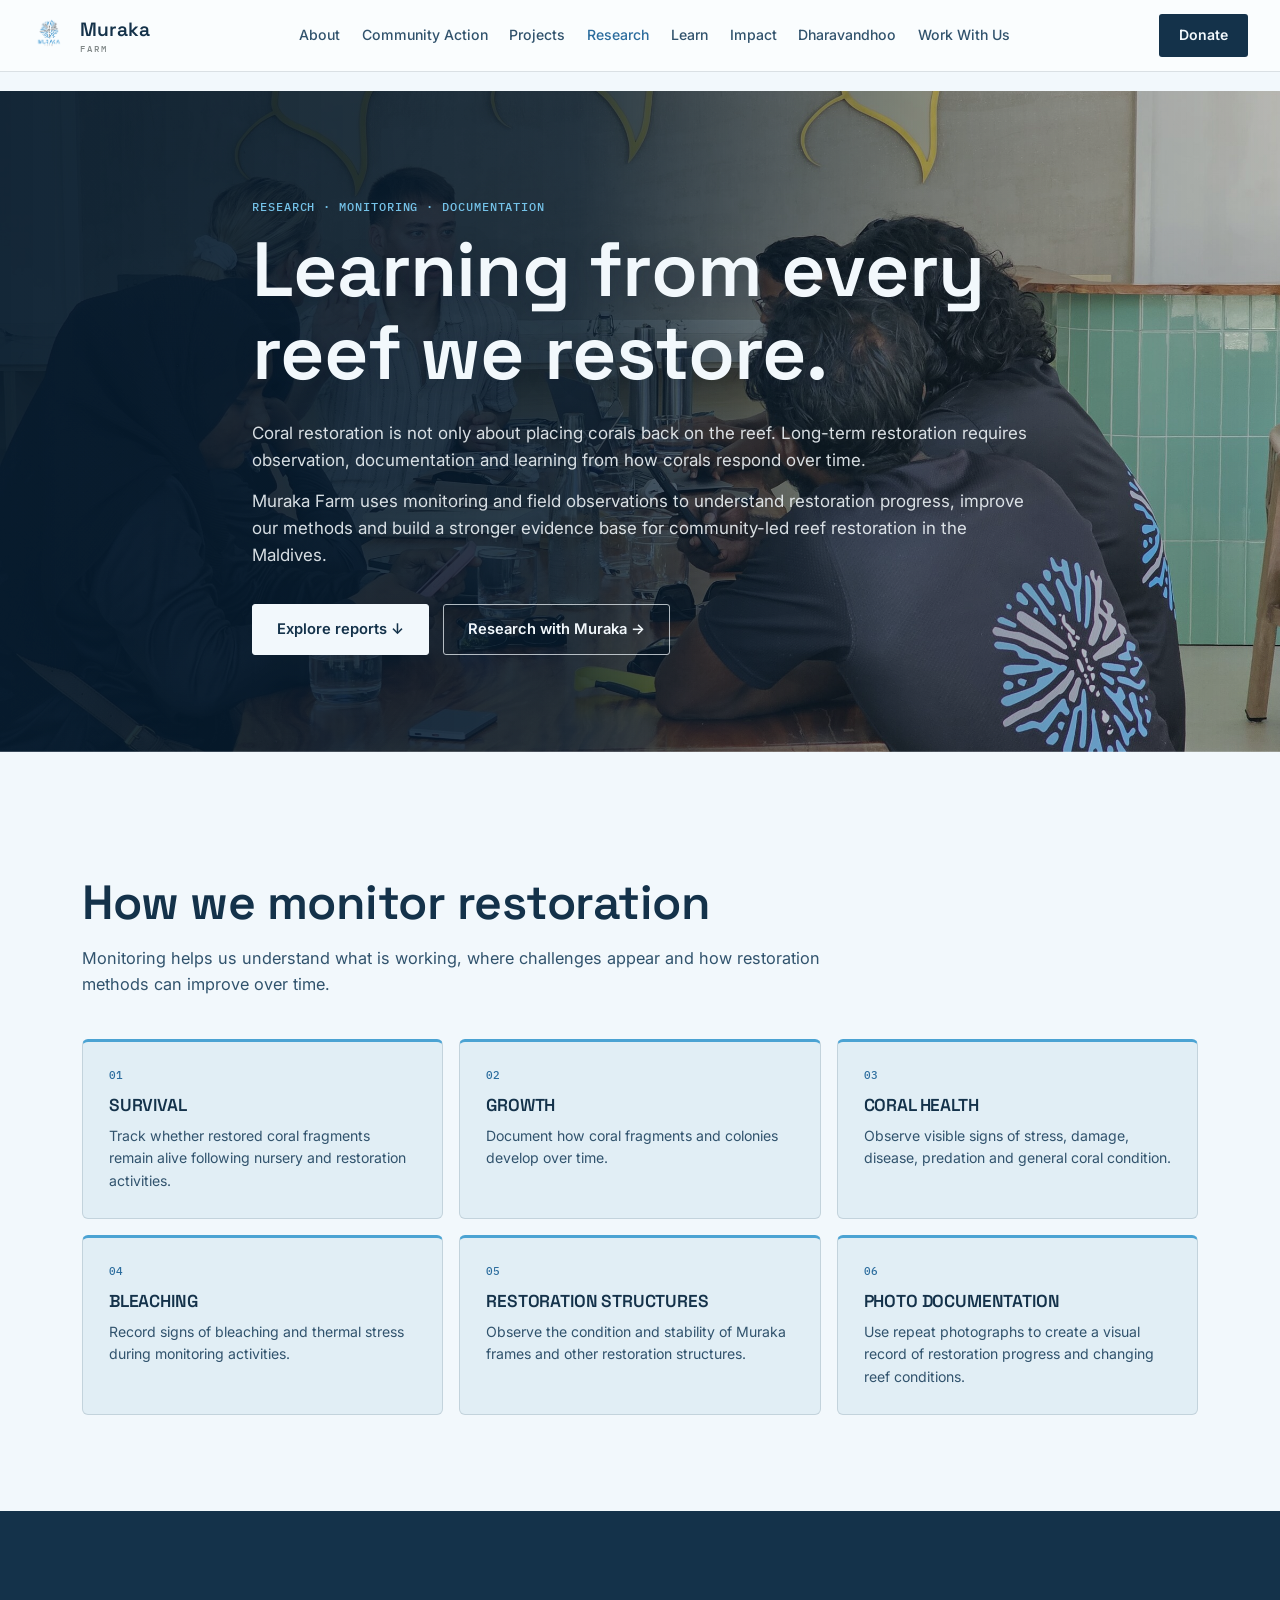
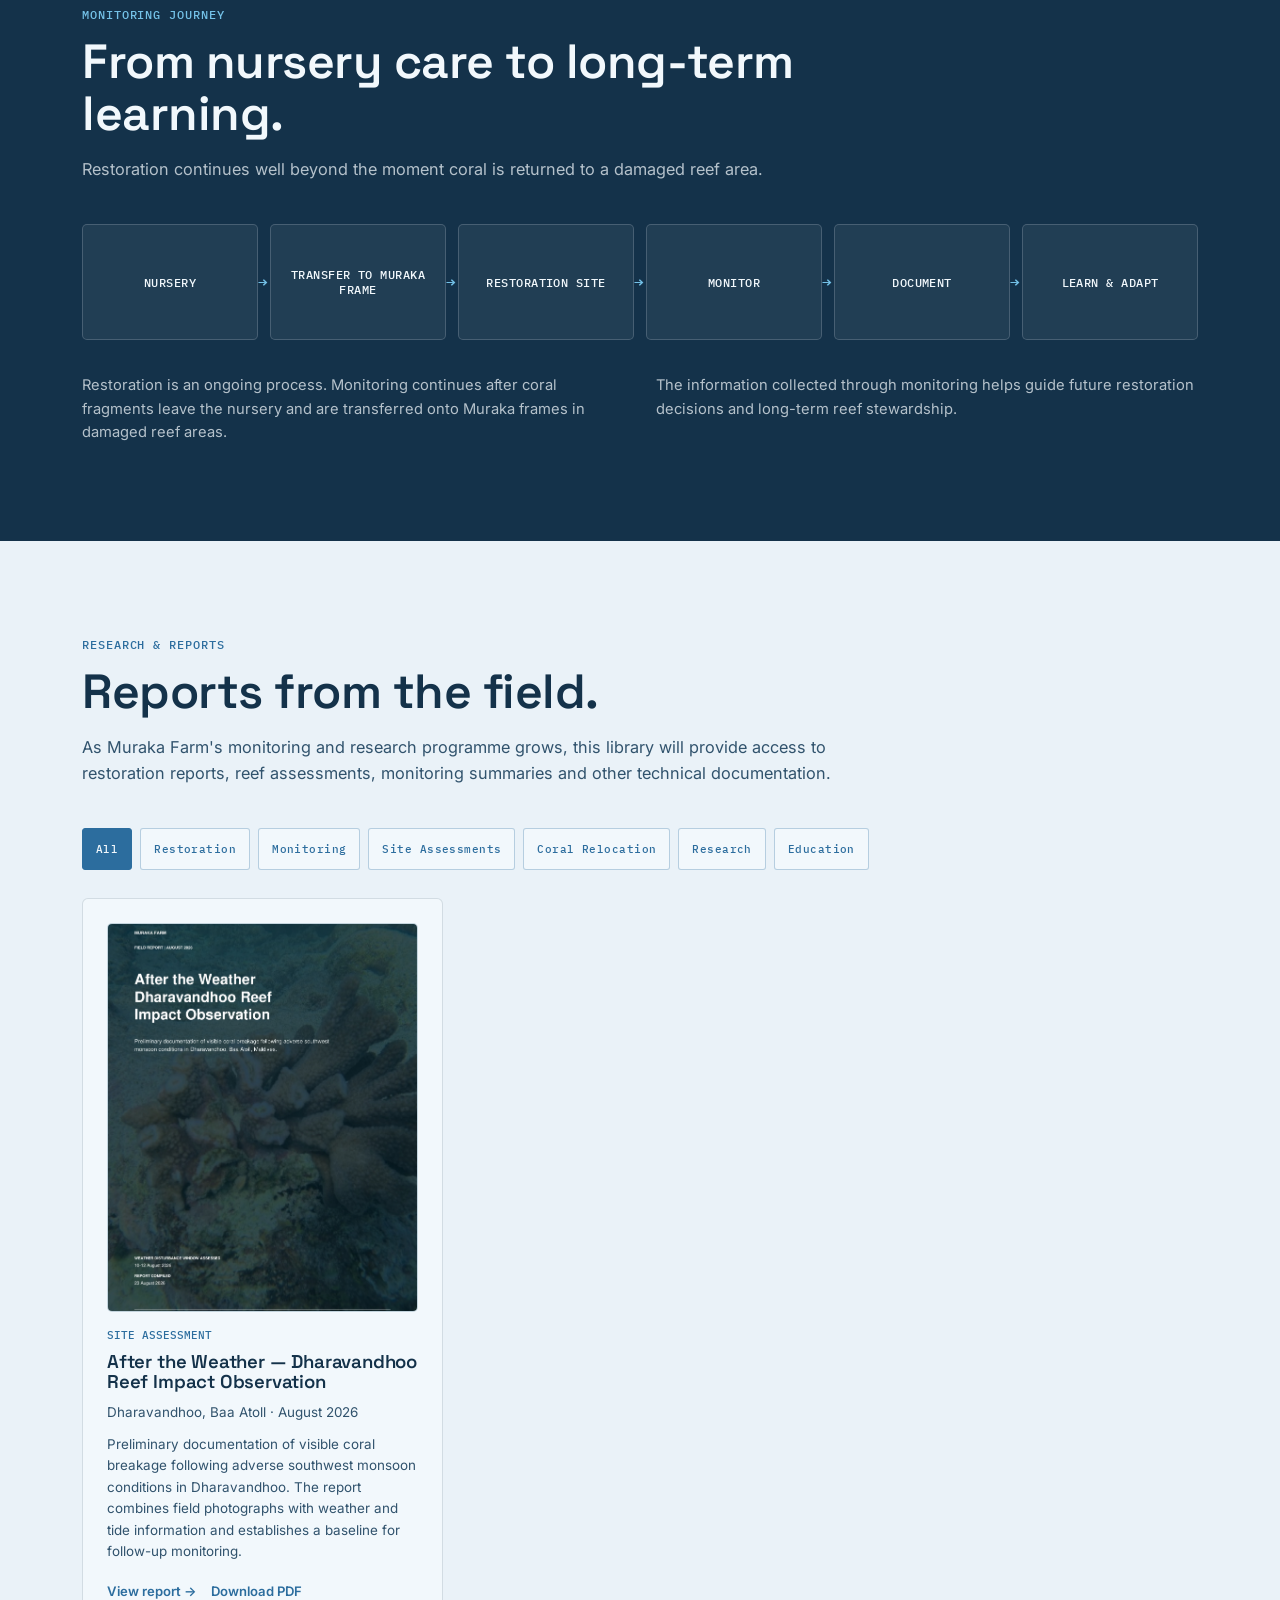
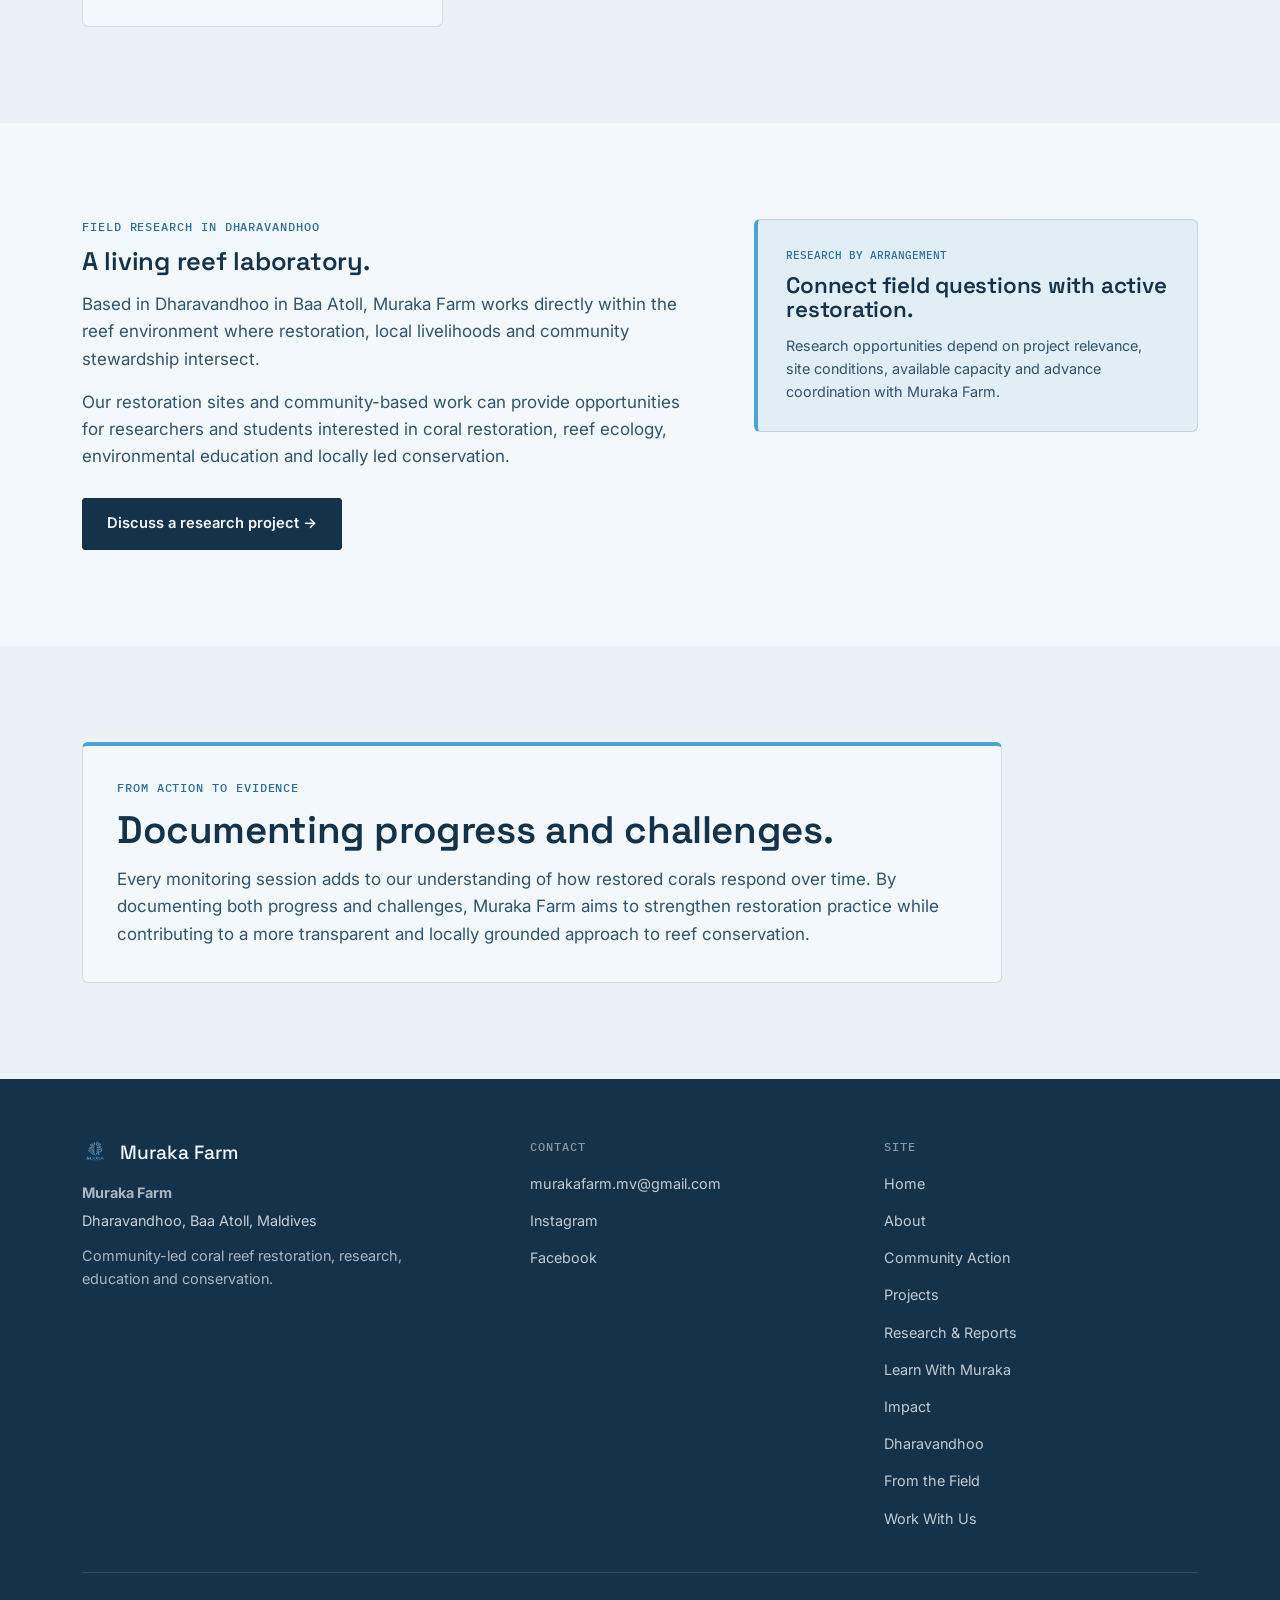
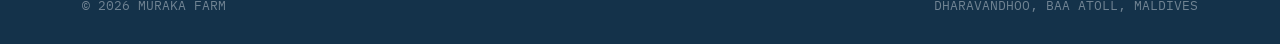
<file: research.html>
<!DOCTYPE html>
<html lang="en">
<head>
<meta charset="UTF-8">
<meta name="viewport" content="width=device-width, initial-scale=1.0">
<title>Research &amp; Reports | Muraka Farm — Coral Reef Restoration Maldives</title>
<meta name="description" content="Explore Muraka Farm's coral restoration monitoring, reef research, field assessments and technical reports from Dharavandhoo and Baa Atoll, Maldives.">
<link rel="canonical" href="https://murakafarm.org/research.html">
<meta property="og:title" content="Research &amp; Reports | Muraka Farm — Coral Reef Restoration Maldives">
<meta property="og:description" content="Explore Muraka Farm's coral restoration monitoring, reef research and technical documentation from Dharavandhoo, Maldives.">
<meta property="og:url" content="https://murakafarm.org/research.html">
<meta property="og:type" content="website">
<meta name="twitter:card" content="summary">
<meta name="twitter:title" content="Research &amp; Reports | Muraka Farm — Coral Reef Restoration Maldives">
<meta name="twitter:description" content="Explore Muraka Farm's coral restoration monitoring, reef research and technical documentation from Dharavandhoo, Maldives.">
<link rel="icon" href="images/muraka-logo.png" sizes="any">
<link rel="apple-touch-icon" href="images/muraka-logo.png">
<link rel="preconnect" href="https://fonts.googleapis.com">
<link rel="preconnect" href="https://fonts.gstatic.com" crossorigin>
<link href="https://fonts.googleapis.com/css2?family=IBM+Plex+Mono:wght@400;500;600&amp;family=Inter:wght@400;500;600;700&amp;family=Space+Grotesk:wght@500;600;700&amp;display=swap" rel="stylesheet">
<style>
  :root{--paper:#F2F8FC;--paper-tint:#EAF2F8;--navy:#14324A;--navy-soft:#31536D;--blue:#4BA3D3;--blue-deep:#2C6D9E;--blue-bright:#74C2E8;--slate:#808888;--line:rgba(20,50,74,0.14);}
  *{box-sizing:border-box;margin:0;padding:0;}
  html{scroll-behavior:smooth;scroll-padding-top:88px;}
  body{overflow-x:hidden;background:var(--paper);color:var(--navy);font:17px/1.6 'Inter',sans-serif;}
  h1,h2,h3,h4{font-family:'Space Grotesk',sans-serif;font-weight:600;line-height:1.08;letter-spacing:-0.01em;}
  a{color:inherit;}
  a:focus-visible,button:focus-visible{outline:3px solid var(--blue-bright);outline-offset:3px;}
  .wrap{width:100%;max-width:1180px;margin:0 auto;padding:0 32px;}
  section{padding:96px 0;}
  .section-tag{display:block;margin-bottom:14px;color:var(--blue-deep);font:500 0.72rem 'IBM Plex Mono',monospace;letter-spacing:0.08em;text-transform:uppercase;}
  .section-head{max-width:780px;margin-bottom:42px;}
  .section-head h2{font-size:clamp(2rem,4vw,3rem);}
  .section-head p{margin-top:16px;color:var(--navy-soft);font-size:1.02rem;}
  .btn{display:inline-block;padding:13px 24px;border:1px solid var(--navy);border-radius:3px;text-decoration:none;font-size:0.92rem;font-weight:600;transition:transform .2s,background .2s,box-shadow .2s;}
  .btn-primary{background:var(--navy);color:var(--paper);}
  .btn-secondary{background:transparent;color:var(--navy);}
  .btn:hover{transform:translateY(-2px);box-shadow:0 9px 20px rgba(10,31,47,.12);}

  header{position:sticky;top:0;z-index:50;border-bottom:1px solid var(--line);background:rgba(251,253,254,.92);backdrop-filter:blur(6px);transition:background-color .22s,box-shadow .22s;}
  header.scrolled{background:rgba(251,253,254,.97);box-shadow:0 8px 24px rgba(10,31,47,.07);}
  .navbar{display:flex;align-items:center;justify-content:space-between;gap:24px;max-width:1440px;margin:auto;padding:14px 32px;}
  .brand{display:flex;align-items:center;gap:12px;text-decoration:none;font:600 1.2rem 'Space Grotesk',sans-serif;}
  .brand img{width:auto;height:36px;}
  .brand small{display:block;margin-top:1px;color:var(--slate);font:500 .55rem 'IBM Plex Mono',monospace;letter-spacing:.22em;}
  nav ul{display:flex;align-items:center;gap:clamp(14px,1.7vw,26px);list-style:none;}
  nav a{display:block;color:var(--navy-soft);font-size:.88rem;font-weight:500;text-decoration:none;white-space:nowrap;}
  nav a:hover,nav a:focus-visible,nav a[aria-current="page"]{color:var(--blue-deep);}
  .nav-toggle{display:none;width:42px;height:42px;align-items:center;justify-content:center;border:1px solid var(--line);border-radius:3px;background:var(--paper);color:var(--navy);cursor:pointer;}
  .nav-toggle svg{width:22px;height:22px;fill:none;stroke:currentColor;stroke-width:2;}
  .nav-cta{padding:10px 20px;border-radius:3px;background:var(--navy);color:var(--paper);font-size:.88rem;font-weight:600;text-decoration:none;}

  .research-hero{position:relative;overflow:hidden;padding:108px 0 96px;background-image:linear-gradient(90deg,rgba(4,25,44,.92) 0%,rgba(4,25,44,.82) 45%,rgba(4,25,44,.38) 72%,rgba(4,25,44,.16) 100%),url('images/research-hero.jpg');background-position:center;background-size:cover;color:var(--paper);border-bottom:1px solid rgba(242,248,252,.2);}
  .research-hero::after{display:none;}
  .research-hero-content{position:relative;z-index:1;max-width:840px;}
  .research-hero .section-tag{color:var(--blue-bright);}
  .research-hero h1{max-width:15ch;font-size:clamp(2.8rem,6vw,5rem);text-shadow:0 2px 22px rgba(4,25,44,.22);}
  .research-hero-copy{max-width:72ch;margin-top:26px;color:rgba(242,248,252,.88);font-size:1.06rem;}
  .research-hero-copy p+p{margin-top:14px;}
  .research-actions{display:flex;flex-wrap:wrap;gap:14px;margin-top:34px;}
  .research-hero .btn-primary{border-color:var(--paper);background:var(--paper);color:var(--navy);}
  .research-hero .btn-secondary{border-color:rgba(242,248,252,.72);color:var(--paper);}

  .monitoring{background:var(--paper);}
  .method-grid{display:grid;grid-template-columns:repeat(3,minmax(0,1fr));gap:16px;}
  .method-card{padding:26px;border:1px solid var(--line);border-top:3px solid var(--blue);border-radius:6px;background:#E1EEF5;}
  .method-number{display:block;margin-bottom:14px;color:var(--blue-deep);font:500 .68rem 'IBM Plex Mono',monospace;}
  .method-card h3{font-size:1.08rem;text-transform:uppercase;}
  .method-card p{margin-top:10px;color:var(--navy-soft);font-size:.88rem;}

  .journey{background:var(--navy);color:var(--paper);}
  .journey .section-tag{color:var(--blue-bright);}
  .journey .section-head p{color:rgba(242,248,252,.72);}
  .journey-flow{display:grid;grid-template-columns:repeat(6,minmax(0,1fr));gap:12px;list-style:none;}
  .journey-step{position:relative;min-height:116px;padding:20px 16px;border:1px solid rgba(242,248,252,.18);border-radius:5px;background:rgba(242,248,252,.06);font:500 .72rem 'IBM Plex Mono',monospace;letter-spacing:.04em;text-align:center;text-transform:uppercase;display:grid;place-items:center;}
  .journey-step:not(:last-child)::after{content:'→';position:absolute;right:-11px;z-index:2;color:var(--blue-bright);font-size:1rem;}
  .journey-copy{display:grid;grid-template-columns:1fr 1fr;gap:32px;margin-top:34px;color:rgba(242,248,252,.72);font-size:.92rem;}

  .reports{background:var(--paper-tint);}
  .report-filters{display:flex;flex-wrap:wrap;gap:8px;margin-bottom:28px;}
  .report-filter{min-height:42px;padding:9px 13px;border:1px solid rgba(44,109,158,.3);border-radius:3px;background:var(--paper);color:var(--blue-deep);font:500 .68rem 'IBM Plex Mono',monospace;letter-spacing:.04em;cursor:pointer;}
  .report-filter[aria-pressed="true"]{border-color:var(--blue-deep);background:var(--blue-deep);color:var(--paper);}
  .report-grid{display:grid;grid-template-columns:repeat(3,minmax(0,1fr));gap:16px;}
  .report-card{padding:24px;border:1px solid var(--line);border-radius:6px;background:var(--paper);display:flex;flex-direction:column;}
  .report-card[hidden]{display:none;}
  .report-cover{display:block;width:100%;aspect-ratio:4 / 5;object-fit:cover;margin-bottom:16px;border:1px solid var(--line);border-radius:5px;background:#E1EEF5;}
  .report-category{color:var(--blue-deep);font:500 .68rem 'IBM Plex Mono',monospace;text-transform:uppercase;}
  .report-card h3{margin-top:10px;font-size:1.16rem;}
  .report-meta,.report-summary{margin-top:10px;color:var(--navy-soft);font-size:.84rem;}
  .report-actions{display:flex;flex-wrap:wrap;gap:14px;margin-top:auto;padding-top:18px;}
  .report-actions a{color:var(--blue-deep);font-size:.82rem;font-weight:600;text-decoration:none;}
  .report-empty{padding:40px;border:1px dashed rgba(44,109,158,.36);border-radius:6px;background:var(--paper);text-align:center;}
  .report-empty strong{display:block;color:var(--blue-deep);font:600 .76rem 'IBM Plex Mono',monospace;letter-spacing:.07em;text-transform:uppercase;}
  .report-empty p{max-width:66ch;margin:14px auto 0;color:var(--navy-soft);}
  .report-empty a{display:inline-block;margin-top:18px;color:var(--blue-deep);font-weight:600;text-decoration:none;}

  .field-research{background:var(--paper);}
  .field-grid{display:grid;grid-template-columns:minmax(0,1fr) minmax(300px,.72fr);gap:56px;align-items:start;}
  .field-copy p{margin-top:16px;color:var(--navy-soft);}
  .field-copy .btn{margin-top:28px;}
  .field-context{padding:28px;border:1px solid var(--line);border-left:4px solid var(--blue);border-radius:6px;background:#E1EEF5;}
  .field-context span{display:block;color:var(--blue-deep);font:500 .68rem 'IBM Plex Mono',monospace;text-transform:uppercase;}
  .field-context h3{margin-top:12px;font-size:1.4rem;}
  .field-context p{margin-top:12px;color:var(--navy-soft);font-size:.9rem;}

  .transparency{background:var(--paper-tint);}
  .transparency-block{max-width:920px;padding:34px;border:1px solid var(--line);border-top:4px solid var(--blue);border-radius:6px;background:var(--paper);}
  .transparency-block h2{font-size:clamp(1.7rem,3vw,2.4rem);}
  .transparency-block p{margin-top:16px;color:var(--navy-soft);}

  footer{padding:60px 32px 30px;background:var(--navy);color:rgba(251,253,254,.65);}
  .footer-grid{display:grid;grid-template-columns:1.3fr 1fr 1fr;gap:40px;padding-bottom:40px;border-bottom:1px solid rgba(251,253,254,.12);}
  .footer-brand{display:flex;align-items:center;gap:10px;margin-bottom:14px;color:var(--paper);font:500 1.2rem 'Space Grotesk',sans-serif;}
  .footer-brand img{width:auto;height:28px;}
  .footer-identity{max-width:38ch;font-size:.9rem;}
  .footer-location{display:block;margin:5px 0 12px;color:rgba(251,253,254,.78);}
  footer h4{margin-bottom:16px;color:rgba(251,253,254,.5);font:500 .75rem 'IBM Plex Mono',monospace;letter-spacing:.08em;text-transform:uppercase;}
  footer ul{display:flex;flex-direction:column;gap:10px;list-style:none;}
  footer a{color:rgba(251,253,254,.75);font-size:.9rem;text-decoration:none;}
  footer a:hover{color:var(--blue-bright);}
  .footer-bottom{display:flex;flex-wrap:wrap;justify-content:space-between;gap:12px;padding-top:24px;color:rgba(251,253,254,.4);font:400 .8rem 'IBM Plex Mono',monospace;}

  .reveal{opacity:1;transform:none;}
  .motion-ready .reveal{transition:opacity 800ms cubic-bezier(.22,1,.36,1),transform 800ms cubic-bezier(.22,1,.36,1);transition-delay:var(--reveal-delay,0ms);will-change:opacity,transform;}
  .motion-ready .reveal:not(.is-visible){opacity:0;}
  .motion-ready .reveal-up:not(.is-visible){transform:translate3d(0,24px,0);}
  .motion-ready .reveal-left:not(.is-visible){transform:translate3d(-24px,0,0);}
  .motion-ready .reveal-right:not(.is-visible){transform:translate3d(24px,0,0);}
  .motion-ready .reveal-scale:not(.is-visible){transform:scale(.965);}
  .reveal.is-visible{will-change:auto;}

  @media(max-width:1080px){
    .navbar{position:relative;}.nav-toggle{display:inline-flex;margin-left:auto;margin-right:12px;}
    nav{display:none;position:absolute;top:calc(100% + 1px);right:20px;left:20px;max-height:calc(100vh - 92px);overflow-y:auto;border:1px solid var(--line);border-radius:0 0 6px 6px;background:var(--paper);box-shadow:0 14px 30px rgba(20,50,74,.12);}
    nav.is-open{display:block;}nav ul{flex-direction:column;align-items:stretch;gap:0;}nav li+li{border-top:1px solid var(--line);}nav a{padding:13px 18px;}
    .method-grid,.report-grid{grid-template-columns:repeat(2,minmax(0,1fr));}
    .journey-flow{grid-template-columns:repeat(3,minmax(0,1fr));}.journey-step:nth-child(3)::after{display:none;}
    .field-grid{grid-template-columns:1fr;}.footer-grid{grid-template-columns:1fr;gap:28px;}
  }
  @media(max-width:600px){
    .wrap,.navbar{padding-right:20px;padding-left:20px;}section{padding:72px 0;}.research-hero{padding:82px 0 72px;background-image:linear-gradient(rgba(4,25,44,.78),rgba(4,25,44,.9)),url('images/research-hero.jpg');background-position:center;}.nav-cta{display:none;}
    .method-grid,.report-grid,.journey-flow,.journey-copy{grid-template-columns:1fr;}
    .journey-step{min-height:88px;}.journey-step:not(:last-child)::after,.journey-step:nth-child(3)::after{display:block;top:auto;right:auto;bottom:-18px;left:50%;transform:translateX(-50%);content:'↓';}
    .report-filter{flex:1 1 calc(50% - 8px);}.research-actions{align-items:stretch;flex-direction:column;}.research-actions .btn{text-align:center;}
    .motion-ready .reveal-up:not(.is-visible),.motion-ready .reveal-left:not(.is-visible),.motion-ready .reveal-right:not(.is-visible){transform:translate3d(0,14px,0);}
  }
  @media(prefers-reduced-motion:reduce){*{scroll-behavior:auto!important;transition:none!important;animation:none!important;}.motion-ready .reveal,.motion-ready .reveal:not(.is-visible){opacity:1!important;transform:none!important;}}
</style>
<link rel="stylesheet" href="css/mobile-responsive.css">
</head>
<body>
<header>
  <div class="navbar">
    <a class="brand" href="index.html#home"><img src="images/muraka-logo.png" alt="Muraka Farm"><span>Muraka<small>FARM</small></span></a>
    <button class="nav-toggle" type="button" aria-expanded="false" aria-controls="primaryNav" aria-label="Open navigation menu"><svg viewBox="0 0 24 24" aria-hidden="true"><path d="M4 7h16M4 12h16M4 17h16"/></svg></button>
    <nav id="primaryNav" aria-label="Primary navigation">
      <ul>
        <li><a href="about.html">About</a></li><li><a href="community-action.html">Community Action</a></li><li><a href="projects.html">Projects</a></li><li><a href="research.html" aria-current="page">Research</a></li><li><a href="learn.html">Learn</a></li><li><a href="impact.html">Impact</a></li><li><a href="dharavandhoo.html">Dharavandhoo</a></li><li><a href="work-with-us.html">Work With Us</a></li><li class="mobile-menu-donate"><a href="index.html#donate">Donate</a></li>
      </ul>
    </nav>
    <a class="nav-cta" href="index.html#donate">Donate</a>
  </div>
</header>

<main>
  <section class="research-hero" id="home">
    <div class="wrap research-hero-content">
      <span class="section-tag">Research · Monitoring · Documentation</span>
      <h1>Learning from every reef we restore.</h1>
      <div class="research-hero-copy"><p>Coral restoration is not only about placing corals back on the reef. Long-term restoration requires observation, documentation and learning from how corals respond over time.</p><p>Muraka Farm uses monitoring and field observations to understand restoration progress, improve our methods and build a stronger evidence base for community-led reef restoration in the Maldives.</p></div>
      <div class="research-actions"><a class="btn btn-primary" href="#reports">Explore reports ↓</a><a class="btn btn-secondary" href="work-with-us.html#research-collaboration">Research with Muraka →</a></div>
    </div>
  </section>

  <section class="monitoring" id="monitoring">
    <div class="wrap">
      <div class="section-head"><span class="section-tag">Monitoring practice</span><h2>How we monitor restoration</h2><p>Monitoring helps us understand what is working, where challenges appear and how restoration methods can improve over time.</p></div>
      <div class="method-grid">
        <article class="method-card"><span class="method-number">01</span><h3>Survival</h3><p>Track whether restored coral fragments remain alive following nursery and restoration activities.</p></article>
        <article class="method-card"><span class="method-number">02</span><h3>Growth</h3><p>Document how coral fragments and colonies develop over time.</p></article>
        <article class="method-card"><span class="method-number">03</span><h3>Coral health</h3><p>Observe visible signs of stress, damage, disease, predation and general coral condition.</p></article>
        <article class="method-card"><span class="method-number">04</span><h3>Bleaching</h3><p>Record signs of bleaching and thermal stress during monitoring activities.</p></article>
        <article class="method-card"><span class="method-number">05</span><h3>Restoration structures</h3><p>Observe the condition and stability of Muraka frames and other restoration structures.</p></article>
        <article class="method-card"><span class="method-number">06</span><h3>Photo documentation</h3><p>Use repeat photographs to create a visual record of restoration progress and changing reef conditions.</p></article>
      </div>
    </div>
  </section>

  <section class="journey" id="journey">
    <div class="wrap">
      <div class="section-head"><span class="section-tag">Monitoring journey</span><h2>From nursery care to long-term learning.</h2><p>Restoration continues well beyond the moment coral is returned to a damaged reef area.</p></div>
      <ol class="journey-flow"><li class="journey-step">Nursery</li><li class="journey-step">Transfer to Muraka frame</li><li class="journey-step">Restoration site</li><li class="journey-step">Monitor</li><li class="journey-step">Document</li><li class="journey-step">Learn &amp; adapt</li></ol>
      <div class="journey-copy"><p>Restoration is an ongoing process. Monitoring continues after coral fragments leave the nursery and are transferred onto Muraka frames in damaged reef areas.</p><p>The information collected through monitoring helps guide future restoration decisions and long-term reef stewardship.</p></div>
    </div>
  </section>

  <section class="reports" id="reports">
    <div class="wrap">
      <div class="section-head"><span class="section-tag">Research &amp; Reports</span><h2>Reports from the field.</h2><p>As Muraka Farm's monitoring and research programme grows, this library will provide access to restoration reports, reef assessments, monitoring summaries and other technical documentation.</p></div>
      <div class="report-filters" role="group" aria-label="Filter reports by category">
        <button class="report-filter" type="button" data-filter="all" aria-pressed="true">All</button><button class="report-filter" type="button" data-filter="restoration" aria-pressed="false">Restoration</button><button class="report-filter" type="button" data-filter="monitoring" aria-pressed="false">Monitoring</button><button class="report-filter" type="button" data-filter="site-assessments" aria-pressed="false">Site Assessments</button><button class="report-filter" type="button" data-filter="coral-relocation" aria-pressed="false">Coral Relocation</button><button class="report-filter" type="button" data-filter="research" aria-pressed="false">Research</button><button class="report-filter" type="button" data-filter="education" aria-pressed="false">Education</button>
      </div>
            <div class="report-grid" id="report-grid" aria-live="polite">
        <article class="report-card" data-report-card data-report-category="site-assessments" data-report-year="2026">
          <img class="report-cover" src="images/reports/dharavandhoo-reef-impact-august-2026-cover.jpg" alt="Cover image for the Muraka Farm report After the Weather — Dharavandhoo Reef Impact Observation.">
          <span class="report-category">Site Assessment</span>
          <h3>After the Weather — Dharavandhoo Reef Impact Observation</h3>
          <p class="report-meta">Dharavandhoo, Baa Atoll · August 2026</p>
          <p class="report-summary">Preliminary documentation of visible coral breakage following adverse southwest monsoon conditions in Dharavandhoo. The report combines field photographs with weather and tide information and establishes a baseline for follow-up monitoring.</p>
          <div class="report-actions">
            <a href="reports/muraka-farm-dharavandhoo-reef-impact-report-august-2026.pdf" target="_blank" rel="noopener">View report →</a>
            <a href="reports/muraka-farm-dharavandhoo-reef-impact-report-august-2026.pdf" download>Download PDF</a>
          </div>
        </article>
      </div>
      <!-- Future report-card template:
      <article class="report-card" data-report-card data-report-category="monitoring" data-report-year="YYYY">
        <img class="report-cover" src="images/reports/verified-cover.jpg" alt="Cover image for the report."><span class="report-category">Category</span><h3>Verified report title</h3><p class="report-meta">Location · Year</p><p class="report-summary">Verified summary.</p><div class="report-actions"><a href="verified-report-page">View report →</a><a href="reports/verified-file.pdf" download>Download PDF</a></div>
      </article>
      -->
      <div class="report-empty" id="report-empty" hidden><strong>Report library in development</strong><p>Muraka Farm's monitoring reports and technical documentation will be published here as they become available.</p><p>For research enquiries or requests for existing project information, contact <a href="mailto:murakafarm.mv@gmail.com">murakafarm.mv@gmail.com</a>.</p><a href="work-with-us.html#research-collaboration">Research with Muraka →</a></div>
    </div>
  </section>

  <section class="field-research" id="field-research">
    <div class="wrap field-grid">
      <div class="field-copy"><span class="section-tag">Field research in Dharavandhoo</span><h2>A living reef laboratory.</h2><p>Based in Dharavandhoo in Baa Atoll, Muraka Farm works directly within the reef environment where restoration, local livelihoods and community stewardship intersect.</p><p>Our restoration sites and community-based work can provide opportunities for researchers and students interested in coral restoration, reef ecology, environmental education and locally led conservation.</p><a class="btn btn-primary" href="work-with-us.html#research-collaboration">Discuss a research project →</a></div>
      <aside class="field-context"><span>Research by arrangement</span><h3>Connect field questions with active restoration.</h3><p>Research opportunities depend on project relevance, site conditions, available capacity and advance coordination with Muraka Farm.</p></aside>
    </div>
  </section>

  <section class="transparency" id="transparency">
    <div class="wrap"><div class="transparency-block"><span class="section-tag">From action to evidence</span><h2>Documenting progress and challenges.</h2><p>Every monitoring session adds to our understanding of how restored corals respond over time. By documenting both progress and challenges, Muraka Farm aims to strengthen restoration practice while contributing to a more transparent and locally grounded approach to reef conservation.</p></div></div>
  </section>
</main>

<footer id="contact">
  <div class="wrap">
    <div class="footer-grid">
      <div><div class="footer-brand"><img src="images/muraka-logo.png" alt="Muraka Farm">Muraka Farm</div><p class="footer-identity"><strong>Muraka Farm</strong><span class="footer-location">Dharavandhoo, Baa Atoll, Maldives</span>Community-led coral reef restoration, research, education and conservation.</p></div>
      <div><h4>Contact</h4><ul><li><a href="mailto:murakafarm.mv@gmail.com">murakafarm.mv@gmail.com</a></li><li><a href="https://www.instagram.com/murakafarm.drv" target="_blank" rel="noopener noreferrer">Instagram</a></li><li><a href="https://web.facebook.com/murakafarm.mv/" target="_blank" rel="noopener noreferrer">Facebook</a></li></ul></div>
      <div><h4>Site</h4><ul><li><a href="index.html#home">Home</a></li><li><a href="about.html">About</a></li><li><a href="community-action.html">Community Action</a></li><li><a href="projects.html">Projects</a></li><li><a href="research.html" aria-current="page">Research &amp; Reports</a></li><li><a href="learn.html">Learn With Muraka</a></li><li><a href="impact.html">Impact</a></li><li><a href="dharavandhoo.html">Dharavandhoo</a></li><li><a href="field-updates.html">From the Field</a></li><li><a href="work-with-us.html">Work With Us</a></li></ul></div>
    </div>
    <div class="footer-bottom"><span>© 2026 MURAKA FARM</span><span>DHARAVANDHOO, BAA ATOLL, MALDIVES</span></div>
  </div>
</footer>

<script>
(function(){
  const toggle=document.querySelector('.nav-toggle');const nav=document.getElementById('primaryNav');
  function closeMenu(){nav.classList.remove('is-open');toggle.setAttribute('aria-expanded','false');toggle.setAttribute('aria-label','Open navigation menu');}
  toggle.addEventListener('click',function(){const open=nav.classList.toggle('is-open');toggle.setAttribute('aria-expanded',String(open));toggle.setAttribute('aria-label',open?'Close navigation menu':'Open navigation menu');});
  nav.addEventListener('click',function(event){if(event.target.closest('a'))closeMenu();});
  document.addEventListener('keydown',function(event){if(event.key==='Escape')closeMenu();});
  document.addEventListener('click',function(event){if(!nav.contains(event.target)&&!toggle.contains(event.target))closeMenu();});
  window.addEventListener('resize',function(){if(window.innerWidth>1080)closeMenu();},{passive:true});
})();

(function(){
  const buttons=document.querySelectorAll('[data-filter]');const cards=document.querySelectorAll('[data-report-card]');const empty=document.getElementById('report-empty');
  buttons.forEach(function(button){button.addEventListener('click',function(){const filter=button.dataset.filter;buttons.forEach(function(item){item.setAttribute('aria-pressed',String(item===button));});let visible=0;cards.forEach(function(card){const show=filter==='all'||card.dataset.reportCategory===filter;card.hidden=!show;if(show)visible+=1;});empty.hidden=visible>0;});});
})();

(function(){
  const root=document.documentElement;const reduced=window.matchMedia('(prefers-reduced-motion: reduce)').matches;
  function group(selector,type,step){document.querySelectorAll(selector).forEach(function(element,index){element.classList.add('reveal',type);element.style.setProperty('--reveal-delay',(index*(step||0))+'ms');});}
  group('.research-hero-content > *','reveal-up',90);group('.section-head > *','reveal-up',80);group('.method-card','reveal-up',70);group('.journey-step','reveal-up',70);group('.journey-copy > *','reveal-up',80);group('.report-filters','reveal-up',0);group('.report-empty','reveal-scale',0);group('.field-copy','reveal-left',0);group('.field-context','reveal-right',0);group('.transparency-block','reveal-up',0);
  const reveals=document.querySelectorAll('.reveal');root.classList.add('motion-ready');
  if(reduced||!('IntersectionObserver'in window)){reveals.forEach(function(element){element.classList.add('is-visible');});return;}
  const observer=new IntersectionObserver(function(entries){entries.forEach(function(entry){if(!entry.isIntersecting)return;entry.target.classList.add('is-visible');observer.unobserve(entry.target);});},{threshold:.14,rootMargin:'0px 0px -8% 0px'});reveals.forEach(function(element){observer.observe(element);});
})();

(function(){const header=document.querySelector('header');let scheduled=false;function update(){header.classList.toggle('scrolled',window.scrollY>40);scheduled=false;}window.addEventListener('scroll',function(){if(scheduled)return;scheduled=true;requestAnimationFrame(update);},{passive:true});update();})();
</script>
</body>
</html>
</file>
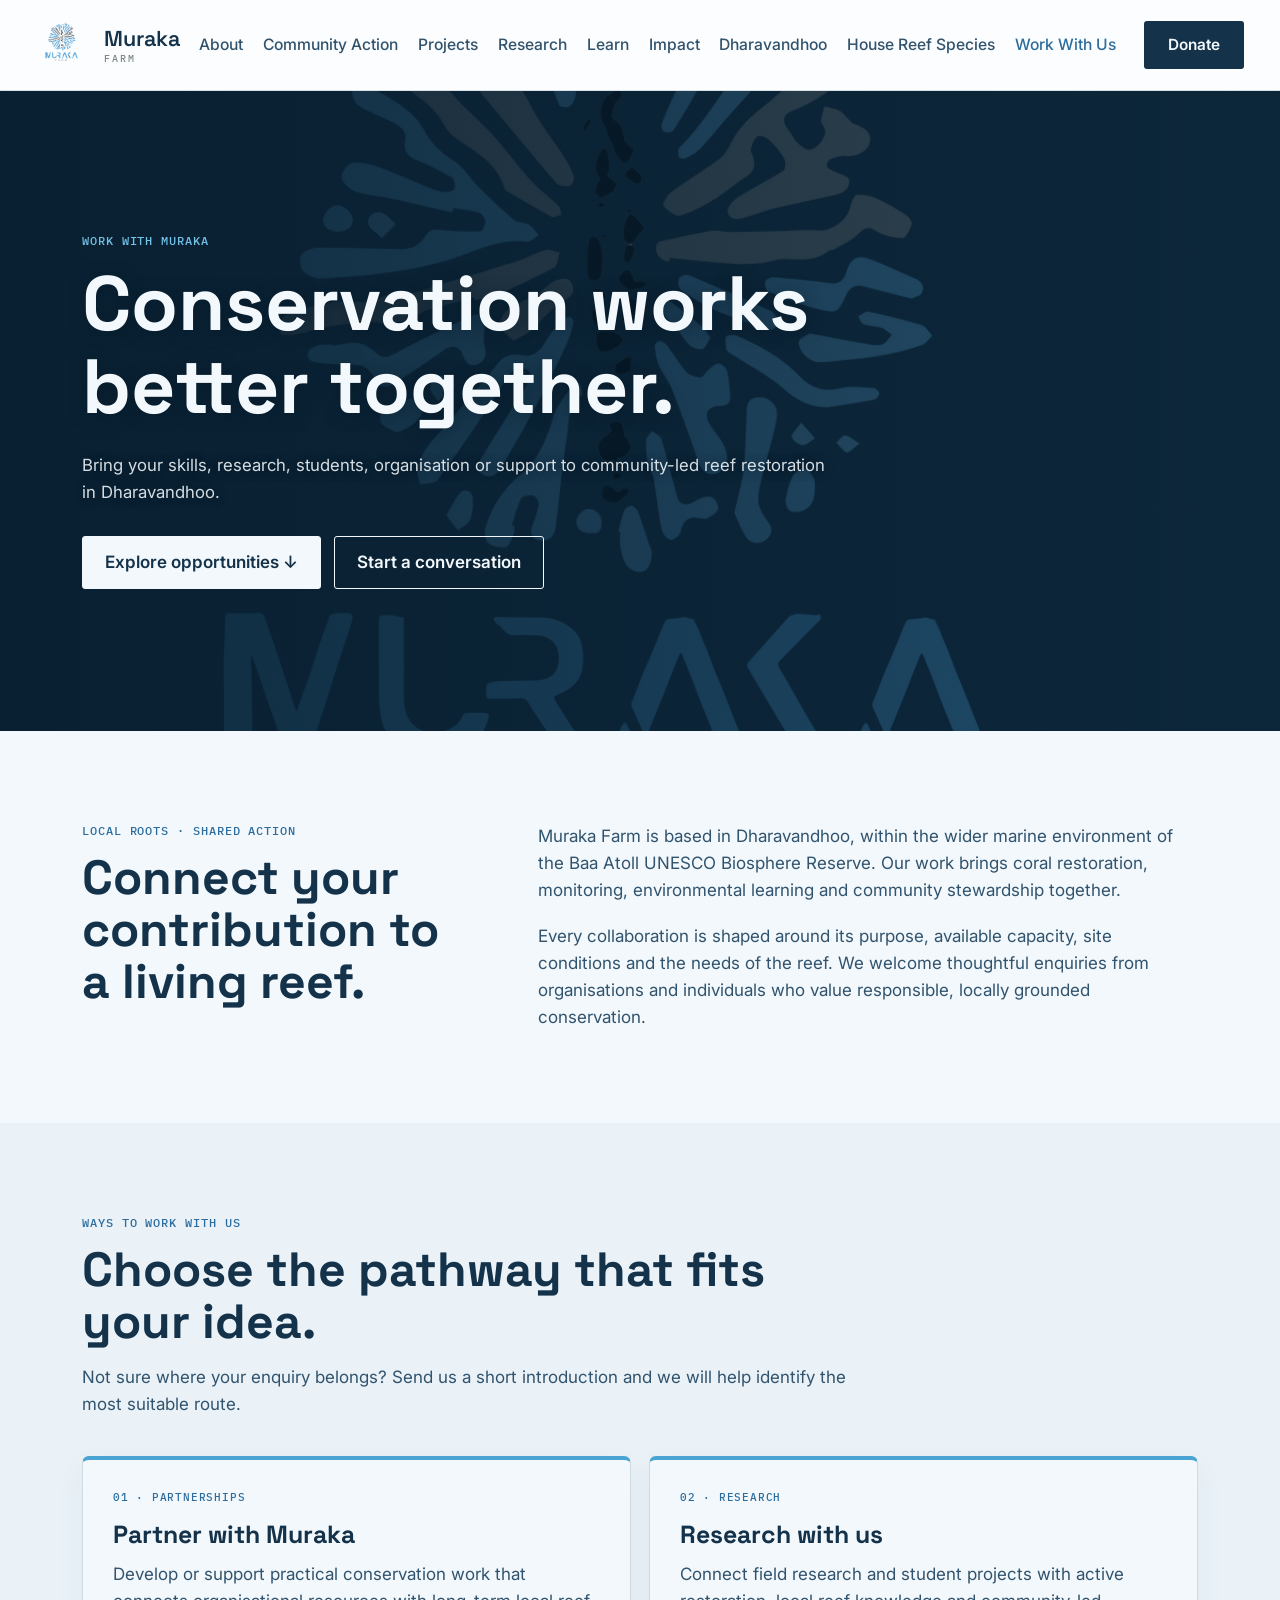
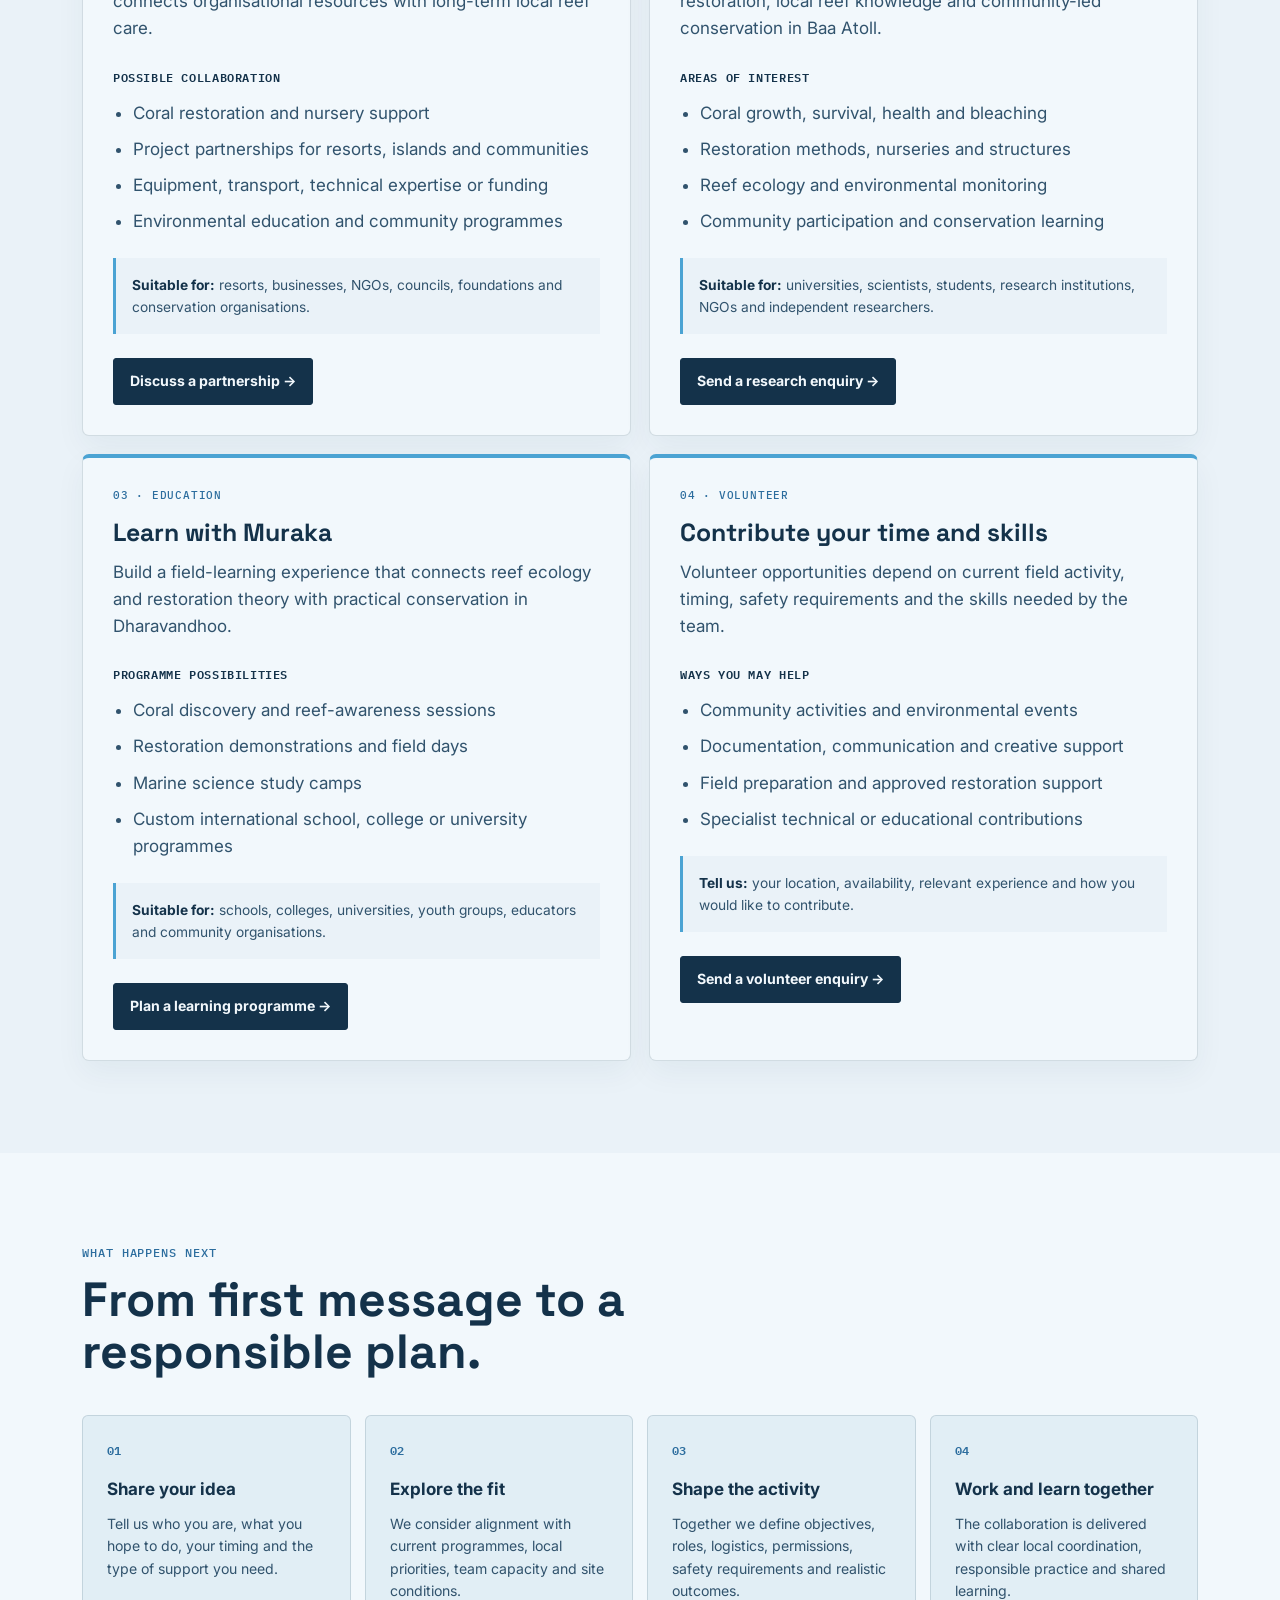
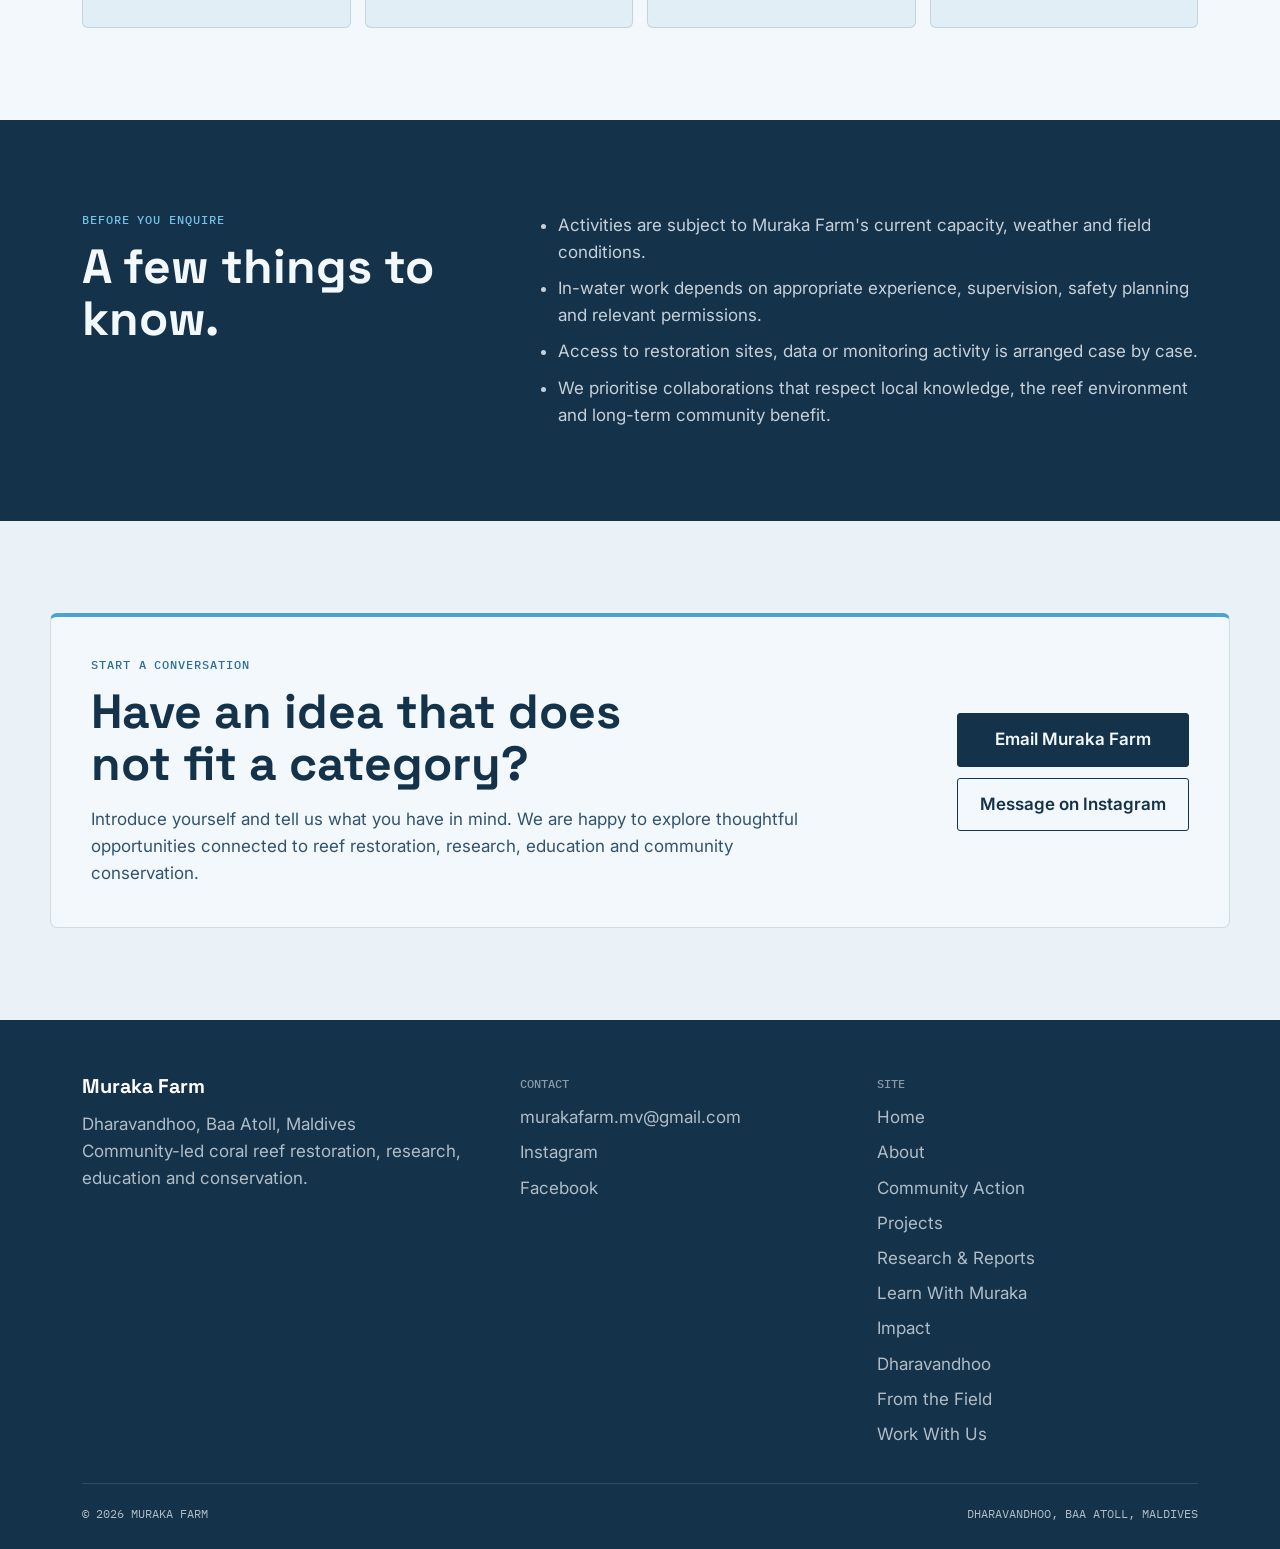
<file: work-with-us.html>
<!DOCTYPE html>
<html lang="en">
<head>
  <meta charset="utf-8">
  <meta name="viewport" content="width=device-width,initial-scale=1">
  <title>Work With Muraka | Partnerships, Research and Learning</title>
  <meta name="description" content="Work with Muraka Farm through coral restoration partnerships, reef research, field learning, volunteering and community conservation in Dharavandhoo.">
  <link rel="canonical" href="https://murakafarm.org/work-with-us.html">
  <meta property="og:title" content="Work With Muraka | Partnerships, Research and Learning">
  <meta property="og:description" content="Explore ways to partner, research, learn and volunteer with Muraka Farm in Dharavandhoo, Baa Atoll.">
  <meta property="og:url" content="https://murakafarm.org/work-with-us.html">
  <meta property="og:type" content="website">
  <meta name="twitter:card" content="summary">
  <meta name="twitter:title" content="Work With Muraka">
  <meta name="twitter:description" content="Partnership, research, learning and volunteering opportunities with Muraka Farm.">
  <link rel="icon" href="images/muraka-logo.png">
  <link rel="apple-touch-icon" href="images/muraka-logo.png">
  <link rel="preconnect" href="https://fonts.googleapis.com">
  <link rel="preconnect" href="https://fonts.gstatic.com" crossorigin>
  <link href="https://fonts.googleapis.com/css2?family=IBM+Plex+Mono:wght@400;500;600&amp;family=Inter:wght@400;500;600;700&amp;family=Space+Grotesk:wght@500;600;700&amp;display=swap" rel="stylesheet">
  <link rel="stylesheet" href="css/muraka-pages.css">
  <link rel="stylesheet" href="css/work-with-us.css">
  <link rel="stylesheet" href="css/mobile-responsive.css">
</head>
<body>
  <header>
    <div class="navbar">
      <a class="brand" href="index.html#home"><img src="images/muraka-logo.png" alt="Muraka Farm"><span>Muraka<small>FARM</small></span></a>
      <button class="nav-toggle" type="button" aria-expanded="false" aria-controls="primaryNav" aria-label="Open navigation menu"><svg viewBox="0 0 24 24" aria-hidden="true"><path d="M4 7h16M4 12h16M4 17h16"/></svg></button>
      <nav id="primaryNav" aria-label="Primary navigation">
        <ul>
          <li><a href="about.html">About</a></li>
          <li><a href="community-action.html">Community Action</a></li>
          <li><a href="projects.html">Projects</a></li>
          <li><a href="research.html">Research</a></li>
          <li><a href="learn.html">Learn</a></li>
          <li><a href="impact.html">Impact</a></li>
          <li><a href="dharavandhoo.html">Dharavandhoo</a></li>
          <li><a href="work-with-us.html" aria-current="page">Work With Us</a></li>
          <li class="mobile-menu-donate"><a href="index.html#donate">Donate</a></li>
        </ul>
      </nav>
      <a class="nav-cta" href="index.html#donate">Donate</a>
    </div>
  </header>

  <main>
    <section class="hero work-hero">
      <div class="wrap work-hero-grid">
        <div class="hero-inner">
          <span class="tag">Work with Muraka</span>
          <h1>Conservation works better together.</h1>
          <p>Bring your skills, research, students, organisation or support to community-led reef restoration in Dharavandhoo.</p>
          <div class="actions">
            <a class="btn primary" href="#pathways">Explore opportunities ↓</a>
            <a class="btn" href="mailto:murakafarm.mv@gmail.com?subject=Work%20with%20Muraka%20enquiry">Start a conversation</a>
          </div>
        </div>
      </div>
    </section>

    <section class="work-introduction">
      <div class="wrap work-introduction-grid">
        <div>
          <span class="tag">Local roots · Shared action</span>
          <h2>Connect your contribution to a living reef.</h2>
        </div>
        <div class="work-introduction-copy">
          <p>Muraka Farm is based in Dharavandhoo, within the wider marine environment of the Baa Atoll UNESCO Biosphere Reserve. Our work brings coral restoration, monitoring, environmental learning and community stewardship together.</p>
          <p>Every collaboration is shaped around its purpose, available capacity, site conditions and the needs of the reef. We welcome thoughtful enquiries from organisations and individuals who value responsible, locally grounded conservation.</p>
        </div>
      </div>
    </section>

    <section class="pathways" id="pathways">
      <div class="wrap">
        <div class="head">
          <span class="tag">Ways to work with us</span>
          <h2>Choose the pathway that fits your idea.</h2>
          <p>Not sure where your enquiry belongs? Send us a short introduction and we will help identify the most suitable route.</p>
        </div>
        <div class="pathway-grid">
          <article class="pathway-card" id="partnerships">
            <span class="pathway-number">01 · Partnerships</span>
            <h3>Partner with Muraka</h3>
            <p>Develop or support practical conservation work that connects organisational resources with long-term local reef care.</p>
            <h4>Possible collaboration</h4>
            <ul>
              <li>Coral restoration and nursery support</li>
              <li>Project partnerships for resorts, islands and communities</li>
              <li>Equipment, transport, technical expertise or funding</li>
              <li>Environmental education and community programmes</li>
            </ul>
            <span class="pathway-fit"><strong>Suitable for:</strong> resorts, businesses, NGOs, councils, foundations and conservation organisations.</span>
            <a class="pathway-action" href="mailto:murakafarm.mv@gmail.com?subject=Partnership%20enquiry%20for%20Muraka%20Farm&amp;body=Organisation%3A%0AContact%20person%3A%0ACollaboration%20idea%3A%0AProposed%20timing%3A%0A">Discuss a partnership →</a>
          </article>

          <article class="pathway-card" id="research-collaboration">
            <span class="pathway-number">02 · Research</span>
            <h3>Research with us</h3>
            <p>Connect field research and student projects with active restoration, local reef knowledge and community-led conservation in Baa Atoll.</p>
            <h4>Areas of interest</h4>
            <ul>
              <li>Coral growth, survival, health and bleaching</li>
              <li>Restoration methods, nurseries and structures</li>
              <li>Reef ecology and environmental monitoring</li>
              <li>Community participation and conservation learning</li>
            </ul>
            <span class="pathway-fit"><strong>Suitable for:</strong> universities, scientists, students, research institutions, NGOs and independent researchers.</span>
            <a class="pathway-action" href="mailto:murakafarm.mv@gmail.com?subject=Research%20collaboration%20with%20Muraka%20Farm&amp;body=Name%20and%20institution%3A%0AResearch%20topic%3A%0AProposed%20dates%3A%0ASupport%20requested%3A%0A">Send a research enquiry →</a>
          </article>

          <article class="pathway-card" id="learning-programmes">
            <span class="pathway-number">03 · Education</span>
            <h3>Learn with Muraka</h3>
            <p>Build a field-learning experience that connects reef ecology and restoration theory with practical conservation in Dharavandhoo.</p>
            <h4>Programme possibilities</h4>
            <ul>
              <li>Coral discovery and reef-awareness sessions</li>
              <li>Restoration demonstrations and field days</li>
              <li>Marine science study camps</li>
              <li>Custom international school, college or university programmes</li>
            </ul>
            <span class="pathway-fit"><strong>Suitable for:</strong> schools, colleges, universities, youth groups, educators and community organisations.</span>
            <a class="pathway-action" href="mailto:murakafarm.mv@gmail.com?subject=Learning%20programme%20with%20Muraka%20Farm&amp;body=School%20or%20group%3A%0AParticipant%20age%20and%20group%20size%3A%0APreferred%20dates%3A%0ALearning%20goals%3A%0A">Plan a learning programme →</a>
          </article>

          <article class="pathway-card" id="volunteering">
            <span class="pathway-number">04 · Volunteer</span>
            <h3>Contribute your time and skills</h3>
            <p>Volunteer opportunities depend on current field activity, timing, safety requirements and the skills needed by the team.</p>
            <h4>Ways you may help</h4>
            <ul>
              <li>Community activities and environmental events</li>
              <li>Documentation, communication and creative support</li>
              <li>Field preparation and approved restoration support</li>
              <li>Specialist technical or educational contributions</li>
            </ul>
            <span class="pathway-fit"><strong>Tell us:</strong> your location, availability, relevant experience and how you would like to contribute.</span>
            <a class="pathway-action" href="mailto:murakafarm.mv@gmail.com?subject=Volunteer%20with%20Muraka%20Farm&amp;body=Name%3A%0ALocation%3A%0AAvailability%3A%0ASkills%20or%20experience%3A%0AHow%20I%20would%20like%20to%20help%3A%0A">Send a volunteer enquiry →</a>
          </article>
        </div>
      </div>
    </section>

    <section class="collaboration-process">
      <div class="wrap">
        <div class="head">
          <span class="tag">What happens next</span>
          <h2>From first message to a responsible plan.</h2>
        </div>
        <ol class="collaboration-steps">
          <li><strong>Share your idea</strong><span>Tell us who you are, what you hope to do, your timing and the type of support you need.</span></li>
          <li><strong>Explore the fit</strong><span>We consider alignment with current programmes, local priorities, team capacity and site conditions.</span></li>
          <li><strong>Shape the activity</strong><span>Together we define objectives, roles, logistics, permissions, safety requirements and realistic outcomes.</span></li>
          <li><strong>Work and learn together</strong><span>The collaboration is delivered with clear local coordination, responsible practice and shared learning.</span></li>
        </ol>
      </div>
    </section>

    <section class="work-expectations">
      <div class="wrap work-expectations-grid">
        <div>
          <span class="tag">Before you enquire</span>
          <h2>A few things to know.</h2>
        </div>
        <ul>
          <li>Activities are subject to Muraka Farm's current capacity, weather and field conditions.</li>
          <li>In-water work depends on appropriate experience, supervision, safety planning and relevant permissions.</li>
          <li>Access to restoration sites, data or monitoring activity is arranged case by case.</li>
          <li>We prioritise collaborations that respect local knowledge, the reef environment and long-term community benefit.</li>
        </ul>
      </div>
    </section>

    <section class="work-contact">
      <div class="wrap work-contact-inner">
        <div>
          <span class="tag">Start a conversation</span>
          <h2>Have an idea that does not fit a category?</h2>
          <p>Introduce yourself and tell us what you have in mind. We are happy to explore thoughtful opportunities connected to reef restoration, research, education and community conservation.</p>
        </div>
        <div class="work-contact-actions">
          <a class="btn primary" href="mailto:murakafarm.mv@gmail.com?subject=Work%20with%20Muraka%20enquiry">Email Muraka Farm</a>
          <a class="btn" href="https://www.instagram.com/murakafarm.drv" target="_blank" rel="noopener noreferrer">Message on Instagram</a>
        </div>
      </div>
    </section>
  </main>

  <footer>
    <div class="wrap">
      <div class="footer-grid">
        <div><h3>Muraka Farm</h3><p>Dharavandhoo, Baa Atoll, Maldives<br>Community-led coral reef restoration, research, education and conservation.</p></div>
        <div><h4>Contact</h4><ul><li><a href="mailto:murakafarm.mv@gmail.com">murakafarm.mv@gmail.com</a></li><li><a href="https://www.instagram.com/murakafarm.drv" target="_blank" rel="noopener noreferrer">Instagram</a></li><li><a href="https://web.facebook.com/murakafarm.mv/" target="_blank" rel="noopener noreferrer">Facebook</a></li></ul></div>
        <div><h4>Site</h4><ul><li><a href="index.html#home">Home</a></li><li><a href="about.html">About</a></li><li><a href="community-action.html">Community Action</a></li><li><a href="projects.html">Projects</a></li><li><a href="research.html">Research &amp; Reports</a></li><li><a href="learn.html">Learn With Muraka</a></li><li><a href="impact.html">Impact</a></li><li><a href="dharavandhoo.html">Dharavandhoo</a></li><li><a href="field-updates.html">From the Field</a></li><li><a href="work-with-us.html" aria-current="page">Work With Us</a></li></ul></div>
      </div>
      <div class="footer-bottom"><span>© 2026 MURAKA FARM</span><span>DHARAVANDHOO, BAA ATOLL, MALDIVES</span></div>
    </div>
  </footer>
  <script src="js/muraka-pages.js"></script>
</body>
</html>
</file>
<file: css/mobile-responsive.css>
/* Muraka Farm mobile responsive system — desktop is intentionally untouched. */
.mobile-menu-donate{display:none}
header{position:fixed!important;top:0;right:0;left:0;width:100%;z-index:90}
body{padding-top:65px}
html,body{max-width:100%;overflow-x:hidden}
img,svg{max-width:100%}
@media (max-width:1080px){.navbar{position:relative;min-height:68px}.navbar nav,header nav{top:100%;z-index:60}.navbar nav a,header nav a{display:flex;align-items:center;min-height:48px;white-space:normal}.mobile-menu-donate{display:list-item}.mobile-menu-donate a{background:var(--navy);color:var(--paper)!important}.navbar>.nav-cta{display:none}.grid{gap:14px}}
@media (max-width:768px){body{font-size:16px;line-height:1.6}.wrap{padding-inline:24px}section{padding:76px 0}.hero{padding-top:72px;padding-bottom:64px}.hero h1,h1.display{font-size:clamp(2.3rem,8vw,3.6rem);line-height:1.02}.hero p,.hero-sub{font-size:1rem}.grid{grid-template-columns:1fr}.card{padding:22px}.footer-grid{grid-template-columns:1fr;gap:30px}.footer-bottom{flex-direction:column}.motion-ready .reveal:not(.is-visible),.motion-ready .reveal-left:not(.is-visible),.motion-ready .reveal-right:not(.is-visible){transform:translate3d(0,12px,0)}}
@media (max-width:560px){
html{scroll-padding-top:66px}body{font-size:15.75px;line-height:1.62}img{max-width:100%}.wrap,.navbar{padding-inline:20px}.navbar{min-height:64px;padding-block:10px;gap:12px}.brand{font-size:1.05rem}.brand img{height:34px!important}.nav-toggle{width:44px;height:44px;margin-left:auto;margin-right:0}.navbar nav,header nav{left:12px;right:12px;max-height:calc(100dvh - 76px)}.navbar nav a,header nav a{min-height:48px;padding:12px 18px}
main,section,.wrap,.grid,.card,article,aside,figure,.hero-inner,.hero-stats,.hero-actions,.section-head{min-width:0;max-width:100%}h1,h2,h3,p,a,dt,dd{overflow-wrap:break-word}h1,h2,h3,.section-head h2{white-space:normal}
section{padding:60px 0}.hero{padding:56px 20px 52px}.hero .wrap{padding-inline:0}.hero h1,h1.display{max-width:none;font-size:clamp(2.15rem,10vw,2.8rem);line-height:1}.hero p,.hero-sub{margin-top:18px;max-width:100%;font-size:1rem;line-height:1.6}.hero-mark{top:18px;right:-34px;width:200px!important;height:200px!important;opacity:.16!important;transform:none!important}.eyebrow{margin-bottom:18px;font-size:.68rem;line-height:1.5}.hero-actions,.actions{display:flex;flex-direction:column;gap:10px;margin-top:26px}.hero-actions .btn,.actions .btn{display:flex;align-items:center;justify-content:center;width:100%;min-height:46px;padding:11px 18px;text-align:center}
.hero-stats{display:grid;grid-template-columns:repeat(2,minmax(0,1fr));gap:0;width:100%;margin-top:34px}.hero-stats>div{min-width:0;padding:16px 12px 14px 0}.hero-stats>div:nth-child(2){padding-left:16px;border-left:1px solid var(--line)}.hero-stats>div:nth-child(3){grid-column:1/-1;width:100%;border-top:1px solid var(--line)}.stat-num{font-size:1.75rem}.stat-label{font-size:.76rem;line-height:1.4}
.section-head,.head{margin-bottom:30px}.section-head h2,.head h2{font-size:clamp(1.8rem,8vw,2.15rem);line-height:1.08}.section-tag,.tag{font-size:.68rem}.about-intro{font-size:1rem;margin-bottom:28px}.about-card,.card,.partner-card,.partner-detail,.involve-card{min-width:0;padding:20px}.heat-panel,.quote-block,.recognition-story,.ranum-learning,.research-gateway{padding:22px 20px}.evidence-callout{grid-template-columns:1fr}.evidence-callout .foot{grid-column:1}.process-item{grid-template-columns:1fr;padding:24px 0;gap:8px}.process-item h3{font-size:1.25rem}
.achievement-grid{grid-template-columns:repeat(2,minmax(0,1fr));gap:12px}.achievement-card{min-width:0;padding:22px 16px}.achievement-card-image{width:calc(100% + 32px);margin:-22px -16px 18px;height:150px}.recognition-grid,.why-grid,.place-grid,.dhirun-grid,.ranum-intro,.hiriya-grid,.coral-quest-grid{grid-template-columns:1fr;gap:28px}.recognition-action,.ranum-copy .btn{width:100%;min-height:46px;text-align:center}.dhirun-visual{min-height:0}.dhirun-photo{min-height:260px}.dhirun-collaborators{grid-template-columns:1fr}.dhirun-pillars{grid-template-columns:1fr}.community-events{padding:48px 0}.community-events .section-head{margin-bottom:22px;padding:18px}.event-grid{grid-template-columns:1fr;gap:12px;align-items:start}.event-card,.event-card:first-child,.event-card:nth-child(2){grid-column:auto}.event-photo-placeholder{min-height:40px;padding:8px 14px}.event-photo-gallery,.event-card:first-child .event-photo-gallery,.event-card:nth-child(2) .event-photo-gallery,.event-card:nth-child(3) .event-photo-gallery{grid-template-columns:1fr;height:auto;padding:8px}.event-photo-gallery img{height:auto;max-height:none;object-fit:contain}.event-photo-gallery img+img{border-top:1px solid rgba(251,253,254,0.2);border-left:0}.event-copy{padding:18px}
.bml-project-card{padding:20px}.bml-project-gallery{grid-template-columns:1fr;height:auto}.bml-project-photo{aspect-ratio:4/5}.field-learning-examples,.things-grid,.partner-grid,.partner-detail-grid,.involve-grid{grid-template-columns:1fr}.discover-panel{margin-top:56px;padding:28px 20px;border-radius:7px}.discover-panel-head{margin-bottom:24px}.discover-panel::after{top:-190px;right:-210px}.thing-card img{height:240px}.ranum-collage-support,.hiriya-gallery-support{grid-template-columns:repeat(2,minmax(0,1fr))}.ranum-details,.hiriya-details,.coral-quest-details{grid-template-columns:1fr;padding:19px}.ranum-details dt,.hiriya-details dt,.coral-quest-details dt{padding-bottom:3px;border-bottom:0}.ranum-details dd,.hiriya-details dd,.coral-quest-details dd{padding-top:0;overflow-wrap:anywhere}
.coral-quest-collage,.coral-quest-callout>.coral-quest-collage{grid-template-columns:1fr;grid-template-rows:none;height:auto}.coral-quest-photo-main,.coral-quest-classroom-photo,.coral-quest-local-photo{grid-column:auto;grid-row:auto;width:100%;margin-top:18px}.coral-quest-callout{grid-template-columns:1fr;padding:20px 18px}.latest-instagram,.research-gateway{align-items:flex-start;flex-direction:column;gap:18px}.latest-instagram a,.research-gateway>a{min-height:44px}.cta-band .btn{width:100%;min-height:46px;text-align:center}.empty{padding:26px 18px;text-align:left}.empty p{margin-inline:0}
footer{padding:48px 0 24px}.footer-grid{gap:28px;padding-bottom:30px}footer a{display:inline-flex;align-items:center;min-height:44px}.footer-bottom{font-size:.7rem;line-height:1.55}.volunteer-modal,.adoption-modal,.donation-modal,.partnership-modal,.research-modal{padding:12px}.volunteer-dialog,.adoption-dialog,.donation-dialog,.partnership-dialog,.research-dialog{width:100%;max-height:calc(100dvh - 24px);padding:28px 20px 22px;overflow-y:auto;overscroll-behavior:contain}.volunteer-close,.adoption-close,.donation-close,.partnership-close,.research-close{top:12px;right:12px;width:44px;height:44px}
.partnership-options,.research-grid,#education-modal .research-grid,#education-modal .education-choices .partnership-options{grid-template-columns:1fr}.donation-amounts{grid-template-columns:repeat(2,minmax(0,1fr))}.donation-amount{min-height:48px}.partnership-contact,.adoption-step-action,.donation-pay{width:100%;min-height:46px;justify-content:center;text-align:center}.timeline{padding-left:20px}.timeline article{padding:19px}.timeline article:before{left:-28px}
}
@media (max-width:390px){.wrap,.navbar{padding-inline:18px}section{padding:56px 0}.hero{padding:52px 18px 48px}.achievement-grid{grid-template-columns:1fr}.ranum-collage-support,.hiriya-gallery-support{grid-template-columns:1fr}.card,.about-card,.partner-card,.partner-detail,.involve-card{padding:18px}}

@media (max-width:560px){.community-events{padding:60px 0}.community-events .section-head{margin-bottom:30px;padding:0}}
@media (max-width:560px){.hero-mark{opacity:.16!important}}
@media (max-width:560px){#community-action .event-card{gap:0;padding:0}#community-action .event-card-image,#field-learning .field-learning-example-image{width:100%;height:210px}#community-action .event-copy,#field-learning .field-learning-example-copy{padding:18px}}
@media (max-width:768px){.home-project-grid{grid-template-columns:1fr}}
@media (max-width:560px){.home-projects-panel{padding:24px}.home-project-card-image{height:210px}.home-project-card-copy{padding:18px}}

/* Navigation sizing shared by the homepage and inner pages. */
body{padding-top:91px}
@media (max-width:1080px){
  html{scroll-padding-top:88px}
  body{padding-top:79px}
  .navbar{min-height:78px;padding-block:12px;gap:16px}
  .brand{gap:12px;font-size:1.22rem}
  .brand img{height:46px!important}
  .brand small{font-size:.57rem}
  .nav-toggle{width:48px;height:48px}
  .nav-toggle svg{width:25px;height:25px}
  .navbar nav a,header nav a{min-height:52px;font-size:1rem}
}
@media (max-width:560px){
  html{scroll-padding-top:82px}
  body{padding-top:75px}
  .navbar{min-height:74px;padding-block:10px}
  .brand{font-size:1.16rem}
  .brand img{height:42px!important}
}
</file>
<file: css/muraka-pages.css>
:root{--paper:#f2f8fc;--tint:#eaf2f8;--navy:#14324a;--soft:#31536d;--blue:#4ba3d3;--deep:#2c6d9e;--bright:#74c2e8;--line:rgba(20,50,74,.14)}*{box-sizing:border-box;margin:0;padding:0}html{scroll-behavior:smooth;scroll-padding-top:82px}body{overflow-x:hidden;background:var(--paper);color:var(--navy);font:17px/1.6 Inter,sans-serif}h1,h2,h3{font-family:"Space Grotesk",sans-serif;line-height:1.08}a{color:inherit}a:focus-visible,button:focus-visible{outline:3px solid var(--bright);outline-offset:3px}.wrap{width:min(1180px,100%);margin:auto;padding:0 32px}section{padding:92px 0}.tag{display:block;margin-bottom:14px;color:var(--deep);font:500 .72rem "IBM Plex Mono",monospace;letter-spacing:.08em;text-transform:uppercase}.head{max-width:780px;margin-bottom:38px}.head h2{font-size:clamp(2rem,4vw,3rem)}.head p,.copy{margin-top:16px;color:var(--soft)}.btn{display:inline-block;padding:12px 22px;border:1px solid var(--navy);border-radius:3px;text-decoration:none;font-weight:600}.btn.primary{background:var(--navy);color:var(--paper)}header{position:sticky;top:0;z-index:50;border-bottom:1px solid var(--line);background:rgba(251,253,254,.94);backdrop-filter:blur(7px)}header.scrolled{box-shadow:0 8px 24px rgba(10,31,47,.07)}.navbar{display:flex;align-items:center;gap:24px;max-width:1440px;margin:auto;padding:14px 32px}.brand{display:flex;align-items:center;gap:11px;text-decoration:none;font:600 1.16rem "Space Grotesk",sans-serif}.brand img{height:36px;width:auto}.brand small{display:block;color:#808888;font:500 .54rem "IBM Plex Mono",monospace;letter-spacing:.2em}.navbar nav{margin-left:auto}.navbar ul{display:flex;align-items:center;gap:clamp(12px,1.5vw,23px);list-style:none}.navbar nav a{color:var(--soft);font-size:.85rem;font-weight:500;text-decoration:none;white-space:nowrap}.navbar nav a:hover,.navbar nav a[aria-current=page]{color:var(--deep)}.nav-toggle{display:none;width:42px;height:42px;border:1px solid var(--line);background:var(--paper);color:var(--navy)}.nav-toggle svg{width:22px;fill:none;stroke:currentColor;stroke-width:2}.nav-cta{padding:10px 19px;border-radius:3px;background:var(--navy);color:var(--paper);font-size:.86rem;font-weight:600;text-decoration:none}.hero{position:relative;overflow:hidden;padding:108px 0 94px;background:var(--tint);border-bottom:1px solid var(--line)}.hero:after{content:"";position:absolute;right:-170px;bottom:-240px;width:560px;height:560px;border:1px solid rgba(75,163,211,.22);border-radius:50%;box-shadow:0 0 0 75px rgba(75,163,211,.05),0 0 0 150px rgba(75,163,211,.03)}.hero-inner{position:relative;z-index:1}.hero h1{max-width:16ch;font-size:clamp(2.8rem,6vw,5rem)}.hero p{max-width:72ch;margin-top:24px;color:var(--soft);font-size:1.05rem}.actions{display:flex;flex-wrap:wrap;gap:13px;margin-top:30px}.grid{display:grid;grid-template-columns:repeat(3,minmax(0,1fr));gap:16px}.card{min-width:0;padding:26px;border:1px solid var(--line);border-top:3px solid var(--blue);border-radius:6px;background:#e1eef5}.card .meta{display:block;margin-bottom:12px;color:var(--deep);font:500 .68rem "IBM Plex Mono",monospace;letter-spacing:.04em;text-transform:uppercase}.card h3{font-size:1.18rem;overflow-wrap:anywhere}.card p{margin-top:11px;color:var(--soft);font-size:.9rem}.card a{display:inline-block;margin-top:18px;color:var(--deep);font-weight:600;text-decoration:none}.dark{background:var(--navy);color:var(--paper)}.dark .tag{color:var(--bright)}.dark .head p,.dark .copy{color:rgba(242,248,252,.72)}.dark .card{border-color:rgba(242,248,252,.18);background:rgba(242,248,252,.06)}.dark .card p{color:rgba(242,248,252,.72)}.empty{padding:38px;border:1px dashed rgba(44,109,158,.38);border-radius:6px;background:white;text-align:center}.empty strong{display:block;color:var(--deep);font:600 .76rem "IBM Plex Mono",monospace;letter-spacing:.07em;text-transform:uppercase}.empty p{max-width:68ch;margin:13px auto 0;color:var(--soft)}.metric strong{display:block;font:600 clamp(2.2rem,4vw,3.4rem) "Space Grotesk",sans-serif}.timeline{display:grid;gap:14px;border-left:2px solid var(--blue);padding-left:26px}.timeline article{position:relative;padding:22px;border:1px solid var(--line);border-radius:6px;background:white}.timeline article:before{content:"";position:absolute;left:-34px;top:27px;width:14px;height:14px;border:3px solid var(--paper);border-radius:50%;background:var(--deep)}footer{padding:56px 0 28px;background:var(--navy);color:rgba(242,248,252,.7)}.footer-grid{display:grid;grid-template-columns:1.25fr 1fr 1fr;gap:36px;padding-bottom:35px;border-bottom:1px solid rgba(255,255,255,.12)}footer h3{margin-bottom:13px;color:white}footer h4{margin-bottom:13px;color:rgba(255,255,255,.5);font:500 .72rem "IBM Plex Mono",monospace;text-transform:uppercase}footer ul{display:grid;gap:8px;list-style:none}footer a{text-decoration:none}.footer-bottom{display:flex;justify-content:space-between;gap:12px;padding-top:22px;font:400 .76rem "IBM Plex Mono",monospace}.reveal{opacity:1}.motion-ready .reveal{transition:opacity .75s cubic-bezier(.22,1,.36,1),transform .75s cubic-bezier(.22,1,.36,1);transition-delay:var(--delay,0ms)}.motion-ready .reveal:not(.is-visible){opacity:0;transform:translateY(22px)}@media(max-width:1080px){.nav-toggle{display:grid;place-items:center;margin-left:auto}.navbar nav{display:none;position:absolute;top:65px;right:20px;left:20px;max-height:calc(100vh - 82px);overflow:auto;border:1px solid var(--line);background:var(--paper);box-shadow:0 14px 30px rgba(20,50,74,.12)}.navbar nav.is-open{display:block}.navbar ul{flex-direction:column;align-items:stretch;gap:0}.navbar nav a{padding:12px 18px}.grid{grid-template-columns:repeat(2,1fr)}.footer-grid{grid-template-columns:1fr}}@media(max-width:600px){.wrap,.navbar{padding-left:20px;padding-right:20px}section{padding:70px 0}.hero{padding:80px 0 70px}.nav-cta{display:inline-block;padding:9px 12px;font-size:.78rem}.grid{grid-template-columns:1fr}.actions{flex-direction:column}.actions .btn{text-align:center}.footer-bottom{flex-direction:column}}@media(prefers-reduced-motion:reduce){*{scroll-behavior:auto!important;transition:none!important;animation:none!important}.motion-ready .reveal,.motion-ready .reveal:not(.is-visible){opacity:1!important;transform:none!important}}
.project-gallery{display:grid;gap:16px;margin-top:32px}.project-gallery__photo{position:relative;min-width:0;overflow:hidden;border:1px solid var(--line);border-radius:6px;background:var(--navy)}.project-gallery__photo img{display:block;width:100%;height:100%;object-fit:cover}.project-gallery--two{grid-template-columns:minmax(0,1.45fr) minmax(240px,.75fr);height:clamp(400px,42vw,560px)}.project-gallery--two .project-gallery__photo:nth-child(2) img{object-position:center 58%}.project-gallery--three{grid-template-columns:repeat(3,minmax(0,1fr))}.project-gallery--three .project-gallery__photo{aspect-ratio:2/3}.dark .project-gallery__photo{border-color:rgba(242,248,252,.18)}@media(max-width:768px){.project-gallery--two,.project-gallery--three{grid-template-columns:1fr;height:auto}.project-gallery--two .project-gallery__photo:first-child{aspect-ratio:3/2}.project-gallery--two .project-gallery__photo:nth-child(2),.project-gallery--three .project-gallery__photo{aspect-ratio:3/4}}

/* Larger, consistent site navigation. */
html{scroll-padding-top:104px}
.navbar{gap:28px;padding:18px 36px}
.brand{gap:14px;font-size:1.35rem}
.brand img{width:auto;height:54px;flex:0 0 auto}
.brand small{font-size:.6rem}
.navbar ul{gap:clamp(14px,1.55vw,25px)}
.navbar nav a{font-size:.98rem}
.nav-toggle{width:48px;height:48px}
.nav-toggle svg{width:25px}
.nav-cta{padding:12px 24px;font-size:.96rem}
</file>
<file: css/about.css>
.about-hero {
  display: flex;
  min-height: 660px;
  align-items: center;
  border-bottom: 0;
  background:
    linear-gradient(90deg, rgba(7, 29, 46, 0.9) 0%, rgba(7, 29, 46, 0.72) 54%, rgba(7, 29, 46, 0.42) 100%),
    url("../images/muraka-farm-team.jpg") center 48% / cover no-repeat,
    var(--navy);
  color: var(--paper);
}

.about-hero::after {
  display: none;
}

.about-hero-grid {
  display: block;
}

.about-hero-grid .hero-inner {
  width: auto;
  max-width: 780px;
  margin: 0;
  padding: 0;
}

.about-hero .tag {
  color: var(--bright);
}

.about-hero h1 {
  color: var(--paper);
  text-shadow: 0 2px 18px rgba(3, 18, 29, 0.68);
}

.about-hero p {
  color: rgba(242, 248, 252, 0.92);
  text-shadow: 0 1px 12px rgba(3, 18, 29, 0.72);
}

.location-gallery {
  display: grid;
  grid-template-columns: 1fr;
}

.about-partner-groups {
  display: grid;
  gap: 34px;
}

.about-partner-group {
  padding: 28px;
  border: 1px solid rgba(242, 248, 252, 0.16);
  border-radius: 7px;
  background: rgba(242, 248, 252, 0.045);
  background-position: center;
  background-size: cover;
}

.about-partner-group--dharavandhoo {
  background:
    linear-gradient(90deg, rgba(7, 29, 46, 0.92), rgba(7, 29, 46, 0.66)),
    url("../images/dharavandhoo-muraka-project-sign.jpg") center 48% / cover no-repeat;
}

.about-partner-group--dhirun {
  background:
    linear-gradient(90deg, rgba(7, 29, 46, 0.92), rgba(7, 29, 46, 0.66)),
    url("../images/dhirun-reef-frame.png") center 54% / cover no-repeat;
}

.about-partner-group__title {
  margin-bottom: 20px;
  color: var(--paper);
  font-size: clamp(1.25rem, 2.4vw, 1.65rem);
}

.about-partner-grid {
  grid-template-columns: repeat(2, minmax(0, 1fr));
}

.about-partner-grid--single {
  grid-template-columns: minmax(0, 520px);
}

.about-partner-grid .card {
  height: 100%;
  border-color: rgba(242, 248, 252, 0.22);
  background: rgba(7, 29, 46, 0.76);
  backdrop-filter: blur(3px);
}

.about-partner-grid .card h3 {
  color: var(--paper);
}

.about-partner-grid .card a {
  color: var(--bright);
}

.location-photo {
  position: relative;
  height: clamp(300px, 52vw, 620px);
  overflow: hidden;
  border: 1px solid var(--line);
  border-radius: 8px;
  background: var(--tint);
}

.location-photo img {
  width: 100%;
  height: 100%;
  object-fit: cover;
}

.location-caption {
  position: absolute;
  right: 16px;
  bottom: 16px;
  left: 16px;
  padding: 10px 13px;
  border-radius: 3px;
  background: rgba(20, 50, 74, 0.88);
  color: white;
  font: 500 0.7rem "IBM Plex Mono", monospace;
}

.team-grid {
  display: flex;
  flex-wrap: wrap;
  justify-content: center;
  gap: 18px;
  margin: 0;
  padding: 0;
  list-style: none;
}

.team-grid > li {
  display: flex;
  flex: 0 0 calc((100% - 36px) / 3);
  height: 280px;
  max-width: 360px;
  min-width: 0;
}

.team-grid .team-profile-card {
  display: flex;
  flex-direction: column;
  align-items: center;
  justify-content: center;
  width: 100%;
  height: 100%;
  min-height: 280px;
  padding: 28px 26px;
}

.team-grid .team-profile-card h4 {
  font-size: 1.14rem;
}

.team-grid .team-profile-card__position {
  font-size: 0.74rem;
}

.team-profile-card {
  position: relative;
  z-index: 1;
  width: min(100%, 330px);
  min-width: 0;
  padding: 25px 24px 23px;
  border: 1px solid var(--line);
  border-top: 3px solid var(--blue);
  border-radius: 8px;
  background: #fff;
  box-shadow: 0 10px 26px rgba(20, 50, 74, 0.08);
  text-align: center;
}

.team-profile-card h4 {
  margin-top: 8px;
  font: 600 1.08rem/1.25 "Space Grotesk", sans-serif;
}

.team-profile-card__position {
  margin-top: 18px;
  color: var(--deep);
  font: 600 0.72rem/1.4 "IBM Plex Mono", monospace;
  letter-spacing: 0.06em;
  text-transform: uppercase;
}

.team-profile-card__description {
  margin-top: 10px;
  color: var(--soft);
  font-size: 0.88rem;
}

.profile-photo-placeholder,
.team-profile-photo {
  position: relative;
  display: grid;
  width: 132px;
  height: 132px;
  margin: 0 auto;
  overflow: hidden;
  place-items: end center;
  border: 1px solid rgba(44, 109, 158, 0.24);
  border-radius: 50%;
  background: var(--tint);
  color: var(--deep);
}

.team-profile-photo {
  display: block;
  object-fit: cover;
}

.team-photo-expand {
  display: block;
  width: fit-content;
  margin: 0 auto;
  padding: 0;
  border: 0;
  border-radius: 50%;
  background: transparent;
  cursor: zoom-in;
}

.team-photo-expand .team-profile-photo {
  margin: 0;
  transition:
    transform 180ms ease,
    box-shadow 180ms ease;
}

.team-photo-expand:focus-visible {
  outline: 3px solid var(--bright);
  outline-offset: 4px;
}

.team-photo-lightbox {
  width: min(90vw, 720px);
  max-width: none;
  max-height: 90dvh;
  margin: auto;
  padding: 0;
  overflow: visible;
  border: 1px solid rgba(242, 248, 252, 0.24);
  border-radius: 10px;
  background: var(--navy);
  box-shadow: 0 24px 70px rgba(10, 31, 47, 0.34);
  color: var(--paper);
}

.team-photo-lightbox::backdrop {
  background: rgba(10, 31, 47, 0.82);
  backdrop-filter: blur(4px);
}

.team-photo-lightbox figure {
  display: grid;
  max-height: 90dvh;
  grid-template-rows: minmax(0, 1fr) auto;
}

.team-photo-lightbox img {
  display: block;
  width: 100%;
  max-height: calc(90dvh - 54px);
  object-fit: contain;
  border-radius: 9px 9px 0 0;
  background: var(--navy);
}

.team-photo-lightbox figcaption {
  padding: 13px 64px 14px 18px;
  color: var(--paper);
  font-size: 0.88rem;
}

.team-photo-lightbox__close {
  position: absolute;
  right: 10px;
  bottom: 7px;
  z-index: 1;
  display: grid;
  width: 40px;
  height: 40px;
  place-items: center;
  border: 1px solid rgba(242, 248, 252, 0.32);
  border-radius: 50%;
  background: rgba(20, 50, 74, 0.92);
  color: var(--paper);
  font: 400 1.55rem/1 Inter, sans-serif;
  cursor: pointer;
}

.team-photo-lightbox__close:focus-visible {
  outline: 3px solid var(--bright);
  outline-offset: 2px;
}

.profile-photo-placeholder::before {
  position: absolute;
  top: 20%;
  left: 50%;
  width: 27%;
  height: 27%;
  border-radius: 50%;
  background: rgba(44, 109, 158, 0.3);
  content: "";
  transform: translateX(-50%);
}

.profile-photo-placeholder::after {
  position: absolute;
  bottom: 16%;
  left: 50%;
  width: 54%;
  height: 30%;
  border-radius: 28px 28px 10px 10px;
  background: rgba(44, 109, 158, 0.3);
  content: "";
  transform: translateX(-50%);
}

.profile-photo-placeholder span {
  position: relative;
  z-index: 1;
  margin-bottom: 5px;
  font: 500 0.55rem "IBM Plex Mono", monospace;
  letter-spacing: 0.07em;
  text-transform: uppercase;
}

@media (hover: hover) {
  .team-profile-card {
    transition:
      transform 180ms ease,
      box-shadow 180ms ease,
      border-color 180ms ease;
  }

  .team-profile-card:hover {
    border-color: rgba(44, 109, 158, 0.3);
    box-shadow: 0 14px 30px rgba(20, 50, 74, 0.12);
    transform: translateY(-3px);
  }

  .team-photo-expand:hover .team-profile-photo {
    box-shadow: 0 7px 18px rgba(20, 50, 74, 0.2);
    transform: scale(1.05);
  }
}

@media (max-width: 800px) {
  .team-grid > li {
    flex-basis: calc((100% - 18px) / 2);
  }
}

@media (max-width: 768px) {
  .about-hero {
    min-height: 620px;
    background:
      linear-gradient(rgba(7, 29, 46, 0.68), rgba(7, 29, 46, 0.8)),
      url("../images/muraka-farm-team.jpg") center center / cover no-repeat,
      var(--navy);
  }

  .about-partner-grid,
  .about-partner-grid--single {
    grid-template-columns: 1fr;
  }
}

@media (max-width: 560px) {
  .about-partner-group {
    padding: 20px;
  }
}

@media (max-width: 640px) {
  .team-grid > li { flex-basis: min(100%, 360px); }
  .team-profile-card { width: min(100%, 360px); }
}

@media (max-width: 390px) {
  .team-profile-card { padding: 24px 20px; }
  .profile-photo-placeholder,
  .team-profile-photo { width: 110px; height: 110px; }
  .team-photo-lightbox { width: calc(100vw - 24px); }
}

@media (prefers-reduced-motion: reduce) {
  .team-profile-card,
  .team-photo-expand .team-profile-photo { transition: none; }
}
</file>
<file: css/dharavandhoo.css>
.dharavandhoo-hero {
  min-height: 680px;
  display: flex;
  align-items: end;
  padding: 120px 0 90px;
  border: 0;
  background:
    linear-gradient(90deg, rgba(9, 34, 52, 0.88) 0%, rgba(9, 34, 52, 0.62) 54%, rgba(9, 34, 52, 0.24) 100%),
    url("../images/dharavandhoo-aerial.jpg") center 55% / cover no-repeat;
  color: var(--paper);
}

.dharavandhoo-hero::after {
  display: none;
}

.dharavandhoo-hero .tag {
  color: var(--bright);
}

.dharavandhoo-hero h1 {
  max-width: 13ch;
  color: var(--paper);
  text-shadow: 0 2px 16px rgba(5, 24, 38, 0.38);
}

.dharavandhoo-hero p {
  max-width: 68ch;
  color: rgba(242, 248, 252, 0.9);
  text-shadow: 0 1px 10px rgba(5, 24, 38, 0.45);
}

.dharavandhoo-hero .btn {
  margin-top: 30px;
  border-color: var(--paper);
  background: var(--paper);
  color: var(--navy);
}

.island-introduction {
  background: var(--paper);
}

.island-introduction-grid {
  display: grid;
  grid-template-columns: minmax(0, 0.85fr) minmax(0, 1.15fr);
  gap: 60px;
  align-items: center;
}

.island-introduction-copy h2 {
  max-width: 18ch;
  font-size: clamp(2rem, 4vw, 3.4rem);
}

.island-introduction-copy p {
  max-width: 58ch;
  margin-top: 18px;
  color: var(--soft);
}

.island-gallery {
  position: relative;
  min-width: 0;
  overflow: hidden;
  border-radius: 7px;
  background: var(--navy);
  box-shadow: 0 18px 42px rgba(20, 50, 74, 0.15);
}

.island-gallery:focus-visible {
  outline: 3px solid var(--bright);
  outline-offset: 4px;
}

.island-gallery-track {
  display: flex;
  overflow-x: auto;
  scroll-behavior: auto;
  scroll-snap-type: x mandatory;
  scrollbar-width: none;
}

.island-gallery-track::-webkit-scrollbar {
  display: none;
}

.island-gallery-slide {
  flex: 0 0 100%;
  min-width: 0;
  margin: 0;
  scroll-snap-align: start;
  scroll-snap-stop: always;
}

.island-gallery-expand {
  display: block;
  width: 100%;
  padding: 0;
  overflow: hidden;
  border: 0;
  background: var(--navy);
  line-height: 0;
  cursor: zoom-in;
}

.island-gallery-expand:focus-visible {
  outline: 3px solid var(--bright);
  outline-offset: -4px;
}

.island-gallery-expand img {
  display: block;
  width: 100%;
  aspect-ratio: 4 / 5;
  object-fit: cover;
  transition: transform 500ms cubic-bezier(0.22, 1, 0.36, 1);
}

.island-gallery-slide figcaption {
  padding: 11px 14px;
  color: rgba(242, 248, 252, 0.76);
  font: 500 0.68rem/1.4 "IBM Plex Mono", monospace;
  letter-spacing: 0.05em;
  text-transform: uppercase;
}

.island-gallery-arrow {
  position: absolute;
  z-index: 2;
  top: calc(50% - 38px);
  display: grid;
  width: 46px;
  height: 46px;
  padding: 0;
  place-items: center;
  border: 1px solid rgba(255, 255, 255, 0.42);
  border-radius: 50%;
  background: rgba(10, 31, 47, 0.76);
  color: #fff;
  font: 500 1.25rem/1 Arial, sans-serif;
  cursor: pointer;
  transform: translateY(-50%);
}

.island-gallery-arrow--previous {
  left: 14px;
}

.island-gallery-arrow--next {
  right: 14px;
}

.island-gallery-arrow:hover,
.island-gallery-arrow:focus-visible {
  border-color: #fff;
  background: rgba(10, 31, 47, 0.94);
  outline: 2px solid #fff;
  outline-offset: 2px;
}

.island-gallery-controls {
  display: grid;
  grid-template-columns: auto 1fr auto;
  gap: 14px;
  align-items: center;
  padding: 12px 14px 14px;
  border-top: 1px solid rgba(255, 255, 255, 0.12);
  color: rgba(242, 248, 252, 0.75);
  font: 500 0.64rem/1.4 "IBM Plex Mono", monospace;
  letter-spacing: 0.04em;
  text-transform: uppercase;
}

.island-gallery-dots {
  display: flex;
  justify-content: center;
  gap: 8px;
}

.island-gallery-dots button {
  width: 9px;
  height: 9px;
  padding: 0;
  border: 1px solid rgba(255, 255, 255, 0.72);
  border-radius: 50%;
  background: transparent;
  cursor: pointer;
}

.island-gallery-dots button[aria-current="true"] {
  background: var(--bright);
  border-color: var(--bright);
}

.island-gallery-lightbox {
  width: min(96vw, 1500px);
  max-width: none;
  max-height: 94vh;
  margin: auto;
  padding: 0;
  overflow: hidden;
  border: 1px solid rgba(255, 255, 255, 0.28);
  border-radius: 10px;
  background: rgba(5, 20, 31, 0.98);
  color: var(--paper);
  box-shadow: 0 28px 80px rgba(0, 0, 0, 0.48);
}

.island-gallery-lightbox::backdrop {
  background: rgba(3, 14, 23, 0.9);
  backdrop-filter: blur(4px);
}

.island-gallery-lightbox figure {
  display: grid;
  place-items: center;
  max-height: 94vh;
  margin: 0;
}

.island-gallery-lightbox img {
  display: block;
  width: auto;
  max-width: 100%;
  height: auto;
  max-height: calc(94vh - 56px);
  object-fit: contain;
}

.island-gallery-lightbox figcaption {
  width: 100%;
  min-height: 56px;
  padding: 17px 72px 15px;
  color: var(--paper);
  font: 400 0.72rem/1.5 "IBM Plex Mono", monospace;
  text-align: center;
}

.island-gallery-lightbox-close,
.island-gallery-lightbox-arrow {
  position: absolute;
  z-index: 3;
  display: grid;
  width: 44px;
  height: 44px;
  padding: 0;
  place-items: center;
  border: 1px solid rgba(255, 255, 255, 0.42);
  border-radius: 50%;
  background: rgba(5, 20, 31, 0.78);
  color: #fff;
  cursor: pointer;
}

.island-gallery-lightbox-close {
  top: 8px;
  right: 9px;
  font: 300 2rem/1 Arial, sans-serif;
}

.island-gallery-lightbox-arrow {
  top: 50%;
  font: 500 1.25rem/1 Arial, sans-serif;
  transform: translateY(-50%);
}

.island-gallery-lightbox-arrow--previous {
  left: 12px;
}

.island-gallery-lightbox-arrow--next {
  right: 12px;
}

.island-gallery-lightbox-close:hover,
.island-gallery-lightbox-close:focus-visible,
.island-gallery-lightbox-arrow:hover,
.island-gallery-lightbox-arrow:focus-visible {
  border-color: #fff;
  outline: 2px solid #fff;
  outline-offset: 2px;
}

.experiences {
  background: var(--tint);
}

.experiences-heading {
  max-width: 820px;
}

.adventure-grid {
  display: grid;
  grid-template-columns: repeat(3, minmax(0, 1fr));
  gap: 20px;
}

.adventure-card {
  min-width: 0;
  overflow: hidden;
  border: 1px solid var(--line);
  border-radius: 7px;
  background: var(--paper);
  box-shadow: 0 14px 34px rgba(20, 50, 74, 0.06);
}

.adventure-card img {
  display: block;
  width: 100%;
  aspect-ratio: 4 / 3;
  object-fit: cover;
  transition: transform 500ms cubic-bezier(0.22, 1, 0.36, 1);
}

.adventure-card:hover img {
  transform: scale(1.025);
}

.adventure-copy {
  padding: 22px;
}

.adventure-copy > span {
  display: block;
  margin-bottom: 10px;
  color: var(--deep);
  font: 600 0.66rem/1.4 "IBM Plex Mono", monospace;
  letter-spacing: 0.07em;
  text-transform: uppercase;
}

.adventure-copy h3 {
  color: var(--navy);
  font-size: 1.2rem;
}

.adventure-copy p {
  margin-top: 11px;
  color: var(--soft);
  font-size: 0.9rem;
}

.visit-cta {
  background: var(--navy);
  color: var(--paper);
}

.visit-cta-inner {
  display: flex;
  justify-content: space-between;
  align-items: center;
  gap: 40px;
}

.visit-cta .tag {
  color: var(--bright);
}

.visit-cta h2 {
  max-width: 19ch;
  font-size: clamp(2rem, 4vw, 3.2rem);
}

.visit-cta p {
  max-width: 68ch;
  margin-top: 16px;
  color: rgba(242, 248, 252, 0.76);
}

.visit-cta .btn {
  flex: 0 0 auto;
  border-color: var(--paper);
  background: var(--paper);
  color: var(--navy);
}

@media (max-width: 900px) {
  .island-introduction-grid {
    grid-template-columns: 1fr;
    gap: 36px;
  }

  .adventure-grid {
    grid-template-columns: repeat(2, minmax(0, 1fr));
  }

  .visit-cta-inner {
    align-items: flex-start;
    flex-direction: column;
  }
}

@media (max-width: 600px) {
  .dharavandhoo-hero {
    min-height: 600px;
    padding: 90px 0 64px;
    background-position: 62% center;
  }

  .dharavandhoo-hero .btn,
  .visit-cta .btn {
    display: block;
    width: 100%;
    text-align: center;
  }

  .adventure-grid {
    grid-template-columns: 1fr;
  }

  .adventure-copy {
    padding: 20px;
  }

  .island-gallery-arrow {
    top: calc(50% - 48px);
    width: 40px;
    height: 40px;
  }

  .island-gallery-arrow--previous {
    left: 9px;
  }

  .island-gallery-arrow--next {
    right: 9px;
  }

  .island-gallery-controls {
    grid-template-columns: auto 1fr;
  }

  .island-gallery-hint {
    display: none;
  }

  .island-gallery-lightbox {
    width: 96vw;
    max-height: 92vh;
  }

  .island-gallery-lightbox figure {
    max-height: 92vh;
  }

  .island-gallery-lightbox img {
    max-height: calc(92vh - 70px);
  }

  .island-gallery-lightbox figcaption {
    min-height: 70px;
    padding: 14px 58px;
    font-size: 0.64rem;
  }

  .island-gallery-lightbox-arrow {
    width: 40px;
    height: 40px;
  }
}

@media (prefers-reduced-motion: reduce) {
  .adventure-card img,
  .island-gallery-expand img {
    transition: none;
  }

  .island-gallery-track {
    scroll-behavior: auto;
  }
}
</file>
<file: css/impact.css>
.impact-hero {
  display: flex;
  min-height: 640px;
  align-items: center;
  padding: 116px 0 96px;
  border: 0;
  background:
    linear-gradient(90deg, rgba(7, 29, 46, 0.9) 0%, rgba(7, 29, 46, 0.72) 43%, rgba(7, 29, 46, 0.18) 100%),
    url("../images/impact-hero.jpg") center 66% / cover no-repeat,
    var(--navy);
  color: var(--paper);
}

.impact-hero::after {
  display: none;
}

.impact-hero .tag {
  color: var(--bright);
}

.impact-hero h1 {
  max-width: 13ch;
  color: var(--paper);
  text-shadow: 0 2px 16px rgba(3, 18, 29, 0.55);
}

.impact-hero p {
  max-width: 62ch;
  color: rgba(242, 248, 252, 0.9);
  text-shadow: 0 1px 10px rgba(3, 18, 29, 0.62);
}

@media (max-width: 600px) {
  .impact-hero {
    min-height: 600px;
    padding: 90px 20px 70px;
    background:
      linear-gradient(rgba(7, 29, 46, 0.7), rgba(7, 29, 46, 0.76)),
      url("../images/impact-hero.jpg") center 64% / cover no-repeat,
      var(--navy);
  }
}
</file>
<file: css/learn.css>
.learn-hero {
  display: flex;
  min-height: 680px;
  align-items: center;
  border-bottom: 0;
  background:
    linear-gradient(90deg, rgba(7, 29, 46, 0.9) 0%, rgba(7, 29, 46, 0.72) 56%, rgba(7, 29, 46, 0.48) 100%),
    url("../images/IMG_3391.JPG") center 62% / cover no-repeat,
    var(--navy);
  color: var(--paper);
}

.learn-hero::after {
  display: none;
}

.learn-hero-grid {
  display: block;
}

.learn-hero-copy {
  max-width: 780px;
}

.learn-hero .tag {
  color: var(--bright);
}

.learn-hero h1 {
  color: var(--paper);
  text-shadow: 0 2px 18px rgba(3, 18, 29, 0.7);
}

.learn-hero p {
  color: rgba(242, 248, 252, 0.92);
  text-shadow: 0 1px 12px rgba(3, 18, 29, 0.74);
}

.learn-hero .btn.primary {
  border-color: var(--paper);
  background: var(--paper);
  color: var(--navy);
}

.learn-hero .btn:not(.primary) {
  border-color: rgba(242, 248, 252, 0.72);
  background: rgba(7, 29, 46, 0.24);
  color: var(--paper);
}

.content-image-expand {
  display: block;
  width: 100%;
  margin: 0;
  padding: 0;
  overflow: hidden;
  border: 0;
  border-radius: inherit;
  background: transparent;
  color: inherit;
  font: inherit;
  line-height: 0;
  cursor: zoom-in;
}

.content-image-expand:focus-visible {
  outline: 3px solid var(--bright);
  outline-offset: -4px;
}

.ranum-collage-item .content-image-expand {
  height: 100%;
}

.coral-quest-collage .content-image-expand {
  height: calc(100% - 35px);
}

.coral-quest-collage .content-image-expand img {
  height: 100%;
}

.content-image-lightbox {
  width: min(96vw, 1600px);
  max-width: none;
  max-height: 94vh;
  margin: auto;
  padding: 0;
  overflow: hidden;
  border: 1px solid rgba(255, 255, 255, 0.28);
  border-radius: 10px;
  background: rgba(5, 20, 31, 0.98);
  color: var(--paper);
  box-shadow: 0 28px 80px rgba(0, 0, 0, 0.45);
}

.content-image-lightbox::backdrop {
  background: rgba(3, 14, 23, 0.9);
  backdrop-filter: blur(4px);
}

.content-image-lightbox figure {
  display: grid;
  place-items: center;
  max-height: 94vh;
  margin: 0;
}

.content-image-lightbox img {
  display: block;
  width: auto;
  max-width: 100%;
  height: auto;
  max-height: calc(94vh - 54px);
  object-fit: contain;
}

.content-image-lightbox figcaption {
  width: 100%;
  min-height: 54px;
  padding: 17px 70px 15px 20px;
  background: rgba(5, 20, 31, 0.98);
  color: var(--paper);
  font: 400 0.72rem/1.5 "IBM Plex Mono", monospace;
  text-align: center;
}

.content-image-lightbox__close {
  position: absolute;
  z-index: 2;
  top: 7px;
  right: 8px;
  display: grid;
  width: 42px;
  height: 42px;
  padding: 0;
  place-items: center;
  border: 1px solid rgba(255, 255, 255, 0.38);
  border-radius: 50%;
  background: rgba(5, 20, 31, 0.78);
  color: #fff;
  font: 300 2rem/1 Arial, sans-serif;
  cursor: pointer;
}

.content-image-lightbox__close:hover,
.content-image-lightbox__close:focus-visible {
  border-color: #fff;
  outline: 2px solid #fff;
  outline-offset: 2px;
}

.learning-programmes {
  background: var(--paper);
}

.field-learning {
  padding-top: 0;
  background: var(--paper);
}

.field-learning-card {
  padding: 36px;
  border: 1px solid var(--line);
  border-top: 4px solid var(--blue);
  border-radius: 6px;
  background: #e1eef5;
}

.field-learning-card .head {
  margin-bottom: 30px;
}

.field-learning-examples {
  display: grid;
  grid-template-columns: repeat(3, minmax(0, 1fr));
  gap: 16px;
}

.field-learning-example {
  display: block;
  padding: 22px 24px;
  border: 1px solid var(--line);
  border-left: 3px solid var(--blue);
  border-radius: 6px;
  background: var(--paper);
  color: inherit;
  text-decoration: none;
  transition: transform 180ms ease, border-color 180ms ease, box-shadow 180ms ease;
}

.field-learning-example:hover,
.field-learning-example:focus-visible {
  transform: translateY(-3px);
  border-color: var(--blue);
  box-shadow: 0 10px 24px rgba(10, 31, 47, 0.1);
}

.field-learning-example span {
  display: block;
  margin-bottom: 8px;
  color: var(--deep);
  font: 500 0.7rem "IBM Plex Mono", monospace;
  text-transform: uppercase;
}

.field-learning-example strong {
  display: block;
  margin-bottom: 4px;
  color: var(--navy);
}

.field-learning-example p {
  color: var(--soft);
  font-size: 0.86rem;
}

.case-study {
  scroll-margin-top: 90px;
  border-top: 1px solid var(--line);
}

.case-study:nth-of-type(even) {
  background: var(--tint);
}

.case-study > .wrap {
  padding: 36px;
  border: 1px solid var(--line);
  border-top: 4px solid var(--blue);
  border-radius: 6px;
  background: #e1eef5;
}

.case-study .head {
  margin-bottom: 42px;
}

.case-study h2 {
  font-size: clamp(2rem, 3.5vw, 3rem);
}

.ranum-intro,
.hiriya-grid,
.coral-quest-grid {
  display: grid;
  grid-template-columns: minmax(0, 1fr) minmax(320px, 1fr);
  gap: 56px;
  align-items: start;
}

.hiriya-gallery {
  display: grid;
  gap: 10px;
  min-width: 0;
}

.ranum-collage {
  display: grid;
  grid-template-columns: repeat(12, minmax(0, 1fr));
  grid-template-rows: repeat(2, clamp(210px, 22vw, 300px));
  gap: 12px;
  min-width: 0;
  margin-top: 36px;
}

.ranum-video {
  width: min(100%, 390px);
  margin-inline: auto;
  overflow: hidden;
  border: 1px solid var(--line);
  border-radius: 7px;
  background: var(--navy);
  box-shadow: 0 16px 36px rgba(20, 50, 74, 0.12);
  aspect-ratio: 9 / 16;
}

.ranum-video iframe {
  display: block;
  width: 100%;
  height: 100%;
  border: 0;
}

.ranum-collage-item {
  position: relative;
  min-height: 0;
  box-shadow: 0 12px 28px rgba(20, 50, 74, 0.1);
}

.ranum-collage-item:nth-child(1) {
  grid-column: 1 / 8;
  grid-row: 1 / 3;
}

.ranum-collage-item:nth-child(2) {
  grid-column: 8 / 11;
  grid-row: 1 / 3;
}

.ranum-collage-item:nth-child(3) {
  grid-column: 11 / 13;
  grid-row: 1;
}

.ranum-collage-item:nth-child(4) {
  grid-column: 11 / 13;
  grid-row: 2;
}

.hiriya-gallery-support {
  display: grid;
  grid-template-columns: repeat(2, minmax(0, 1fr));
  gap: 10px;
}

.ranum-collage-item,
.hiriya-photo,
.coral-quest-photo {
  min-width: 0;
  margin: 0;
  overflow: hidden;
  border-radius: 6px;
  background: var(--tint);
}

.ranum-collage-item img,
.hiriya-photo img,
.coral-quest-photo img {
  display: block;
  width: 100%;
  height: auto;
}

.ranum-collage-item img {
  height: 100%;
  object-fit: cover;
}

.ranum-collage-item figcaption,
.hiriya-photo figcaption,
.coral-quest-photo figcaption {
  padding: 9px 11px;
  background: var(--paper);
  color: var(--soft);
  font: 400 0.65rem/1.4 "IBM Plex Mono", monospace;
}

.ranum-collage-item figcaption {
  position: absolute;
  right: 0;
  bottom: 0;
  left: 0;
  pointer-events: none;
  padding: 48px 12px 12px;
  background: linear-gradient(transparent, rgba(10, 31, 47, 0.9));
  color: var(--paper);
}

.ranum-copy > p,
.hiriya-copy > p:not(.hiriya-lead) {
  margin-bottom: 18px;
  color: var(--soft);
}

.hiriya-copy .tag {
  margin-bottom: 14px;
}

.hiriya-lead,
.coral-quest-subtitle {
  margin: 10px 0 24px;
  color: var(--deep);
  font: 600 1.2rem "Space Grotesk", sans-serif;
}

.study-details {
  display: grid;
  grid-template-columns: minmax(120px, 0.7fr) minmax(0, 1.3fr);
  margin-top: 26px;
  padding: 22px;
  border: 1px solid var(--line);
  border-radius: 6px;
  background: var(--paper);
}

.study-details dt,
.study-details dd {
  padding: 9px 0;
  border-bottom: 1px solid rgba(20, 50, 74, 0.1);
}

.study-details dt {
  color: var(--deep);
  font: 500 0.68rem "IBM Plex Mono", monospace;
  text-transform: uppercase;
}

.study-details dd {
  margin: 0;
  color: var(--navy);
  font-size: 0.88rem;
  overflow-wrap: anywhere;
}

.study-details dt:nth-last-of-type(1),
.study-details dd:nth-last-of-type(1) {
  border-bottom: 0;
}

.learning-message {
  margin-top: 40px;
  padding: 30px;
  border-left: 4px solid var(--blue);
  background: var(--paper);
}

.learning-message h3 {
  margin-bottom: 14px;
  font-size: 1.45rem;
}

.learning-message > span {
  display: block;
  margin-bottom: 10px;
  color: var(--deep);
  font: 500 0.72rem "IBM Plex Mono", monospace;
  letter-spacing: 0.06em;
  text-transform: uppercase;
}

.learning-message p {
  max-width: 82ch;
  color: var(--soft);
}

.learning-message p + p {
  margin-top: 12px;
}

.coral-quest-header {
  min-width: 0;
}

.coral-quest-supporting {
  margin-top: -17px;
  color: var(--navy);
  font-weight: 600;
}

.coral-quest-intro {
  margin-top: 24px;
  color: var(--soft);
}

.coral-quest-intro p + p {
  margin-top: 18px;
}

.coral-quest-callout {
  width: 100%;
  margin: 0;
  padding: 24px;
  border-left: 4px solid var(--blue);
  background: var(--tint);
}

.coral-quest-callout h3,
.coral-quest-local h3 {
  font-size: clamp(1.3rem, 2.2vw, 1.7rem);
}

.coral-quest-callout > p,
.coral-quest-local p {
  margin-top: 10px;
  color: var(--soft);
  font-size: 0.9rem;
}

.coral-quest-feature {
  display: grid;
  grid-template-columns: minmax(260px, 390px) minmax(0, 1fr);
  gap: 26px;
  align-items: start;
  margin-top: 42px;
}

.coral-quest-video {
  width: 100%;
  margin: 0;
  overflow: hidden;
  border: 1px solid var(--line);
  border-radius: 7px;
  background: var(--navy);
  box-shadow: 0 16px 36px rgba(20, 50, 74, 0.12);
  aspect-ratio: 9 / 16;
}

.coral-quest-video iframe {
  display: block;
  width: 100%;
  height: 100%;
  border: 0;
}

.coral-quest-collage {
  display: grid;
  grid-template-columns: minmax(0, 1.2fr) minmax(0, 0.8fr);
  grid-template-rows: repeat(2, minmax(0, 1fr));
  gap: 8px;
  height: 460px;
  margin-top: 18px;
}

.coral-quest-collage .coral-quest-photo {
  width: 100%;
  height: 100%;
}

.coral-quest-collage .coral-quest-photo-tall {
  grid-row: 1 / 3;
}

.coral-quest-collage img {
  width: 100%;
  height: calc(100% - 35px);
  object-fit: cover;
}

.coral-quest-local {
  display: grid;
  grid-template-columns: minmax(0, 1fr) minmax(200px, 280px);
  gap: 24px;
  align-items: start;
  width: min(100%, 820px);
  margin: 24px auto 0;
  padding: 24px;
  border: 1px solid var(--line);
  border-top: 4px solid var(--blue);
  border-radius: 6px;
  background: var(--paper);
}

.coral-quest-closing {
  margin-top: 48px;
}

.coral-quest-closing h3 {
  font-size: clamp(1.65rem, 3vw, 2.3rem);
}

.coral-quest-closing p {
  max-width: 82ch;
  margin-top: 16px;
  color: var(--soft);
}

@media (hover: hover) and (pointer: fine) {
  .ranum-collage-item img,
  .hiriya-photo img,
  .coral-quest-photo img {
    transition: transform 600ms cubic-bezier(0.22, 1, 0.36, 1);
  }

  .ranum-collage-item:hover img,
  .hiriya-photo:hover img,
  .coral-quest-photo:hover img {
    transform: scale(1.025);
  }
}

@media (max-width: 900px) {
  .coral-quest-feature {
    grid-template-columns: 1fr;
  }

  .coral-quest-video {
    width: min(100%, 390px);
    margin-inline: auto;
  }
}

@media (max-width: 768px) {
  .learn-hero {
    min-height: 620px;
    background:
      linear-gradient(rgba(7, 29, 46, 0.66), rgba(7, 29, 46, 0.78)),
      url("../images/IMG_3391.JPG") center 62% / cover no-repeat,
      var(--navy);
  }

  .field-learning-examples,
  .ranum-intro,
  .hiriya-grid,
  .coral-quest-grid {
    grid-template-columns: 1fr;
  }

  .ranum-intro,
  .hiriya-grid,
  .coral-quest-grid {
    gap: 34px;
  }

  .ranum-collage {
    grid-template-columns: repeat(3, minmax(0, 1fr));
    grid-template-rows: clamp(250px, 45vw, 360px) clamp(250px, 42vw, 320px);
  }

  .ranum-collage-item:nth-child(1) {
    grid-column: 1 / 4;
    grid-row: 1;
  }

  .ranum-collage-item:nth-child(2) {
    grid-column: 1;
    grid-row: 2;
  }

  .ranum-collage-item:nth-child(3) {
    grid-column: 2;
    grid-row: 2;
  }

  .ranum-collage-item:nth-child(4) {
    grid-column: 3;
    grid-row: 2;
  }
}

@media (max-width: 560px) {
  .field-learning-card,
  .case-study > .wrap {
    padding: 24px;
  }

  .field-learning-examples,
  .hiriya-gallery-support,
  .study-details,
  .coral-quest-local {
    grid-template-columns: 1fr;
  }

  .ranum-collage {
    grid-template-columns: repeat(3, minmax(0, 1fr));
    grid-template-rows: clamp(190px, 58vw, 260px) clamp(150px, 42vw, 210px);
    gap: 7px;
    margin-top: 28px;
  }

  .ranum-collage-item figcaption {
    padding: 32px 7px 7px;
    font-size: 0.55rem;
    line-height: 1.25;
  }

  .study-details dt {
    padding-bottom: 3px;
    border-bottom: 0;
  }

  .study-details dd {
    padding-top: 0;
  }

  .learning-message,
  .coral-quest-callout,
  .coral-quest-local {
    padding: 22px 18px;
  }

  .coral-quest-collage {
    grid-template-columns: 1fr;
    grid-template-rows: none;
    height: auto;
  }

  .coral-quest-collage .coral-quest-photo-tall {
    grid-row: auto;
  }

  .coral-quest-collage img {
    height: auto;
    aspect-ratio: 4 / 3;
  }

  .coral-quest-collage .content-image-expand {
    height: auto;
  }

  .coral-quest-collage .content-image-expand img {
    height: auto;
  }

  .content-image-lightbox {
    width: 96vw;
    max-height: 92vh;
  }

  .content-image-lightbox figure {
    max-height: 92vh;
  }

  .content-image-lightbox img {
    max-height: calc(92vh - 68px);
  }

  .content-image-lightbox figcaption {
    min-height: 68px;
    padding: 14px 58px 14px 14px;
    font-size: 0.64rem;
    text-align: left;
  }
}

@media (prefers-reduced-motion: reduce) {
  .field-learning-example,
  .ranum-collage-item img,
  .hiriya-photo img,
  .coral-quest-photo img {
    transition: none;
  }
}
</file>
<file: css/projects.css>
@font-face {
  font-family: "Faruma";
  src: url("../fonts/Faruma.ttf") format("truetype");
  font-style: normal;
  font-weight: 400;
  font-display: swap;
}

.project-portfolio {
  background: var(--paper);
}

.project-portfolio-grid {
  grid-template-columns: repeat(2, minmax(0, 1fr));
  align-items: stretch;
}

.project-portfolio-card {
  display: flex;
  overflow: hidden;
  padding: 0;
  flex-direction: column;
  border-top: 0;
}

.project-portfolio-card__header {
  display: flex;
  min-height: 250px;
  padding: 26px;
  flex-direction: column;
  justify-content: flex-end;
  background-position: center;
  background-size: cover;
  color: var(--paper);
}

.project-portfolio-card__header--dhirun {
  background:
    linear-gradient(rgba(7, 29, 46, 0.28), rgba(7, 29, 46, 0.84)),
    url("../images/dhirun-reef-frame.png") center 54% / cover no-repeat;
}

.project-portfolio-card__header--dharavandhoo {
  background:
    linear-gradient(rgba(7, 29, 46, 0.22), rgba(7, 29, 46, 0.84)),
    url("../images/dharavandhoo-muraka-project-sign.jpg") center 48% / cover no-repeat;
}

.project-portfolio-card__header .meta {
  color: var(--bright);
  text-shadow: 0 1px 8px rgba(3, 18, 29, 0.72);
}

.project-portfolio-card__header h3 {
  color: var(--paper);
  font-size: clamp(1.45rem, 2.2vw, 1.85rem);
  text-shadow: 0 2px 12px rgba(3, 18, 29, 0.72);
}

.project-portfolio-card__body {
  display: flex;
  padding: 26px;
  flex: 1;
  flex-direction: column;
}

.project-portfolio-card__body p:first-child {
  margin-top: 0;
}

.project-portfolio-card__body a {
  margin-top: auto;
  padding-top: 20px;
}

@media (max-width: 768px) {
  .project-portfolio-grid {
    grid-template-columns: 1fr;
  }

  .project-portfolio-card__header {
    min-height: 230px;
  }
}

.project-video-area {
  width: 100%;
  margin-top: 32px;
  overflow: hidden;
}

.project-video-heading {
  margin-bottom: 14px;
  color: var(--navy);
  font-size: 1.15rem;
  text-align: center;
}

.project-youtube-shorts-grid {
  display: grid;
  grid-template-columns: repeat(2, minmax(0, 400px));
  justify-content: center;
  gap: 16px;
}

.project-youtube-short {
  width: min(100%, 400px);
  margin: 0;
  overflow: hidden;
  border: 1px solid var(--line);
  border-radius: 6px;
  background: var(--paper);
}

.project-youtube-short-frame {
  position: relative;
  width: 100%;
  aspect-ratio: 9 / 16;
  overflow: hidden;
  background: var(--navy);
}

.project-youtube-short-frame iframe {
  position: absolute;
  inset: 0;
  display: block;
  width: 100%;
  height: 100%;
  border: 0;
}

.project-youtube-short figcaption {
  padding: 10px 12px;
  font: 500 0.72rem/1.4 "IBM Plex Mono", monospace;
}

.project-youtube-short a {
  color: var(--deep);
  text-decoration: none;
  overflow-wrap: anywhere;
}

.project-youtube-short a:hover,
.project-youtube-short a:focus-visible {
  color: var(--navy);
  text-decoration: underline;
}

#dharavandhoo-muraka-project .bank-project-introduction {
  width: 100vw;
  max-width: none;
  margin-left: calc(50% - 50vw);
  padding-block: clamp(40px, 6vw, 72px);
  padding-inline: max(32px, calc((100vw - 1180px) / 2 + 32px));
  background:
    linear-gradient(90deg, rgba(10, 38, 58, 0.66) 0%, rgba(10, 38, 58, 0.5) 58%, rgba(10, 38, 58, 0.28) 100%),
    url("../images/dharavandhoo-muraka-project-sign.jpg") center 51% / cover no-repeat;
  color: var(--paper);
}

#dharavandhoo-muraka-project .bank-project-introduction .tag {
  color: var(--bright);
}

#dharavandhoo-muraka-project .bank-project-introduction h2 {
  max-width: 16ch;
  text-shadow: 0 2px 12px rgba(5, 24, 38, 0.42);
}

#dharavandhoo-muraka-project .bank-project-introduction > p {
  max-width: 88ch;
  color: rgba(255, 255, 255, 0.94);
  text-shadow: 0 1px 8px rgba(5, 24, 38, 0.5);
}

#dharavandhoo-muraka-project .bank-project-introduction > p + p {
  margin-top: 16px;
}

#dharavandhoo-muraka-project .bank-project-summary,
#dharavandhoo-muraka-project .bank-project-purpose-grid,
#dharavandhoo-muraka-project .bank-project-implementation-grid,
#dharavandhoo-muraka-project .bank-project-status-grid {
  display: grid;
  gap: 16px;
}

#dharavandhoo-muraka-project .bank-project-summary {
  grid-template-columns: repeat(3, minmax(0, 1fr));
  margin-top: 36px;
}

#dharavandhoo-muraka-project .bank-project-summary-card,
#dharavandhoo-muraka-project .bank-project-purpose-card,
#dharavandhoo-muraka-project .bank-project-implementation-card,
#dharavandhoo-muraka-project .bank-project-status-card,
#dharavandhoo-muraka-project .bank-project-process-card {
  min-width: 0;
  border: 1px solid var(--line);
  border-top: 3px solid var(--blue);
  border-radius: 6px;
  background: var(--paper);
  overflow-wrap: anywhere;
}

#dharavandhoo-muraka-project .bank-project-summary-card {
  padding: 24px 20px;
}

#dharavandhoo-muraka-project .bank-project-card-label,
#dharavandhoo-muraka-project .bank-project-step-label {
  display: block;
  color: var(--deep);
  font: 600 0.68rem/1.35 "IBM Plex Mono", monospace;
  letter-spacing: 0.06em;
  text-transform: uppercase;
}

#dharavandhoo-muraka-project .bank-project-summary-card h3 {
  margin-top: 13px;
  color: var(--navy);
  font-size: clamp(1.45rem, 1.85vw, 1.9rem);
  line-height: 1.08;
  overflow-wrap: normal;
  word-break: normal;
}

#dharavandhoo-muraka-project .bank-project-summary-card p,
#dharavandhoo-muraka-project .bank-project-purpose-card p,
#dharavandhoo-muraka-project .bank-project-implementation-card li,
#dharavandhoo-muraka-project .bank-project-status-card p,
#dharavandhoo-muraka-project .bank-project-process-card > p,
#dharavandhoo-muraka-project .bank-project-process-card li {
  color: var(--soft);
}

#dharavandhoo-muraka-project .bank-project-summary-card p {
  margin-top: 11px;
  font-size: 0.88rem;
}

#dharavandhoo-muraka-project .bank-project-subsection {
  margin-top: 52px;
  padding-top: 44px;
  border-top: 1px solid var(--line);
}

#dharavandhoo-muraka-project .bank-project-subsection-header {
  max-width: 860px;
}

#dharavandhoo-muraka-project .bank-project-subsection-header .tag {
  margin-bottom: 12px;
}

#dharavandhoo-muraka-project .bank-project-subsection-header h3,
#dharavandhoo-muraka-project .bank-project-frame-panel h3 {
  color: var(--navy);
  font-size: clamp(1.7rem, 3vw, 2.55rem);
  line-height: 1.12;
  overflow-wrap: anywhere;
}

#dharavandhoo-muraka-project .bank-project-subsection-header p {
  max-width: 82ch;
  margin-top: 14px;
  color: var(--soft);
}

#dharavandhoo-muraka-project .bank-project-purpose-grid,
#dharavandhoo-muraka-project .bank-project-implementation-grid,
#dharavandhoo-muraka-project .bank-project-status-grid {
  grid-template-columns: repeat(3, minmax(0, 1fr));
  margin-top: 28px;
}

#dharavandhoo-muraka-project .bank-project-purpose-card,
#dharavandhoo-muraka-project .bank-project-implementation-card,
#dharavandhoo-muraka-project .bank-project-status-card {
  padding: 25px 22px;
}

#dharavandhoo-muraka-project .bank-project-purpose-card h4,
#dharavandhoo-muraka-project .bank-project-implementation-card h4,
#dharavandhoo-muraka-project .bank-project-status-card h4,
#dharavandhoo-muraka-project .bank-project-process-card h4 {
  color: var(--navy);
  font: 600 1.15rem/1.25 "Space Grotesk", sans-serif;
}

#dharavandhoo-muraka-project .bank-project-purpose-card p,
#dharavandhoo-muraka-project .bank-project-status-card p {
  margin-top: 12px;
  font-size: 0.9rem;
}

#dharavandhoo-muraka-project .bank-project-process-list {
  display: grid;
  grid-template-columns: repeat(5, minmax(0, 1fr));
  gap: 14px;
  margin-top: 30px;
  padding: 0;
  list-style: none;
}

#dharavandhoo-muraka-project .bank-project-process-card {
  position: relative;
  padding: 24px 20px;
}

#dharavandhoo-muraka-project .bank-project-process-card::before {
  content: counter(list-item, decimal-leading-zero);
  position: absolute;
  top: 19px;
  right: 18px;
  color: rgba(20, 50, 74, 0.18);
  font: 700 1.65rem/1 "Space Grotesk", sans-serif;
}

#dharavandhoo-muraka-project .bank-project-process-card h4 {
  margin-top: 12px;
  padding-right: 28px;
}

#dharavandhoo-muraka-project .bank-project-process-card > p {
  margin-top: 12px;
  font-size: 0.84rem;
  line-height: 1.55;
}

#dharavandhoo-muraka-project .bank-project-process-card h5 {
  margin-top: 20px;
  color: var(--deep);
  font: 600 0.68rem/1.35 "IBM Plex Mono", monospace;
  letter-spacing: 0.06em;
  text-transform: uppercase;
}

#dharavandhoo-muraka-project .bank-project-process-card ul,
#dharavandhoo-muraka-project .bank-project-implementation-card ul {
  display: grid;
  gap: 8px;
  margin-top: 11px;
  padding: 0;
  list-style: none;
}

#dharavandhoo-muraka-project .bank-project-process-card li,
#dharavandhoo-muraka-project .bank-project-implementation-card li {
  position: relative;
  padding-left: 15px;
  font-size: 0.8rem;
  line-height: 1.45;
}

#dharavandhoo-muraka-project .bank-project-process-card li::before,
#dharavandhoo-muraka-project .bank-project-implementation-card li::before {
  content: "";
  position: absolute;
  top: 0.62em;
  left: 0;
  width: 6px;
  height: 6px;
  border: 1px solid var(--blue);
  border-radius: 50%;
}

#dharavandhoo-muraka-project .bank-project-process-card .bank-project-permission-note {
  margin-top: 17px;
  padding: 11px 12px;
  border-left: 3px solid var(--blue);
  background: #e7f1f7;
  color: var(--navy);
  font-size: 0.78rem;
}

#dharavandhoo-muraka-project .bank-project-frame-panel {
  width: 100vw;
  max-width: none;
  margin-top: 52px;
  margin-left: calc(50% - 50vw);
  padding-block: clamp(48px, 7vw, 88px);
  padding-inline: max(32px, calc((100vw - 1180px) / 2 + 32px));
  background:
    linear-gradient(90deg, rgba(8, 34, 52, 0.76) 0%, rgba(8, 34, 52, 0.58) 54%, rgba(8, 34, 52, 0.24) 100%),
    url("../images/dharavandhoo-muraka-frame-work.jpg") center 82% / cover no-repeat;
}

#dharavandhoo-muraka-project .bank-project-frame-panel h3 {
  max-width: 16ch;
  color: var(--paper);
  text-shadow: 0 2px 12px rgba(5, 24, 38, 0.48);
}

#dharavandhoo-muraka-project .bank-project-frame-panel p {
  max-width: 72ch;
  margin-top: 14px;
  color: rgba(255, 255, 255, 0.94);
  text-shadow: 0 1px 8px rgba(5, 24, 38, 0.55);
}

#dharavandhoo-muraka-project .bank-project-implementation-card h4 {
  min-height: 2.5em;
}

#dharavandhoo-muraka-project .bank-project-status-card .bank-project-card-label {
  margin-bottom: 13px;
}

#dharavandhoo-muraka-project .bank-project-status-links {
  display: grid;
  gap: 8px;
  margin-top: 18px;
}

#dharavandhoo-muraka-project .bank-project-status-links a {
  width: fit-content;
  max-width: 100%;
  color: var(--deep);
  font-size: 0.82rem;
  font-weight: 600;
  text-decoration: underline;
  text-underline-offset: 3px;
  overflow-wrap: anywhere;
}

#dharavandhoo-muraka-project .bank-project-status-links a:hover,
#dharavandhoo-muraka-project .bank-project-status-links a:focus-visible {
  color: var(--navy);
}

@media (max-width: 1100px) {
  #dharavandhoo-muraka-project .bank-project-process-list {
    grid-template-columns: repeat(3, minmax(0, 1fr));
  }
}

@media (max-width: 900px) {
  #dharavandhoo-muraka-project .bank-project-summary,
  #dharavandhoo-muraka-project .bank-project-process-list {
    grid-template-columns: repeat(2, minmax(0, 1fr));
  }

  #dharavandhoo-muraka-project .bank-project-purpose-grid,
  #dharavandhoo-muraka-project .bank-project-implementation-grid,
  #dharavandhoo-muraka-project .bank-project-status-grid {
    grid-template-columns: 1fr;
  }

  #dharavandhoo-muraka-project .bank-project-implementation-card h4 {
    min-height: 0;
  }
}

@media (max-width: 600px) {
  .project-youtube-shorts-grid {
    grid-template-columns: minmax(0, 400px);
  }

  #dharavandhoo-muraka-project .bank-project-introduction {
    padding: 36px 24px;
    background-position: center 48%;
  }

  #dharavandhoo-muraka-project .bank-project-summary,
  #dharavandhoo-muraka-project .bank-project-process-list {
    grid-template-columns: 1fr;
  }

  #dharavandhoo-muraka-project .bank-project-subsection {
    margin-top: 42px;
    padding-top: 34px;
  }

  #dharavandhoo-muraka-project .bank-project-summary-card,
  #dharavandhoo-muraka-project .bank-project-purpose-card,
  #dharavandhoo-muraka-project .bank-project-implementation-card,
  #dharavandhoo-muraka-project .bank-project-status-card,
  #dharavandhoo-muraka-project .bank-project-process-card {
    padding: 22px 18px;
  }

  #dharavandhoo-muraka-project .bank-project-frame-panel {
    margin-top: 42px;
    padding: 42px 24px;
    background-position: center bottom;
  }
}

/* Dhirun programme identity and detailed phase layout */
#dhirun {
  overflow: clip;
  padding-top: 0;
  background: var(--paper);
  color: var(--navy);
}

.dhirun-hero {
  width: 100vw;
  margin-left: calc(50% - 50vw);
  background-color: var(--navy);
  background-image:
    linear-gradient(90deg, rgba(20, 50, 74, 0.98) 0%, rgba(20, 50, 74, 0.92) 52%, rgba(20, 50, 74, 0.68) 100%),
    url("../images/dhirun logo.jpg");
  background-position: center, right center;
  background-size: cover, auto 112%;
  background-repeat: no-repeat;
}

#dhirun .dhirun-introduction {
  width: min(1180px, 100%);
  max-width: none;
  margin: 0 auto;
  padding: clamp(76px, 8vw, 110px) 32px;
}

.dhirun-eyebrow {
  display: block;
  color: var(--bright);
  font: 600 0.72rem/1.4 "IBM Plex Mono", monospace;
  letter-spacing: 0.1em;
  text-transform: uppercase;
}

.dhirun-title {
  margin-top: 20px;
  color: var(--paper);
  font-size: clamp(4.5rem, 14vw, 10rem);
  line-height: 0.82;
  letter-spacing: -0.065em;
  overflow-wrap: normal;
  word-break: normal;
}

.dhirun-name {
  width: fit-content;
  margin-top: 24px;
  color: var(--bright);
  font: 400 clamp(2rem, 4.5vw, 3.5rem)/1.1 "Faruma", "MV Boli", sans-serif;
}

.dhirun-meaning {
  margin-top: 14px;
  color: rgba(242, 248, 252, 0.82);
  font: 500 clamp(0.9rem, 1.6vw, 1.08rem)/1.5 "IBM Plex Mono", monospace;
}

.dhirun-intro-copy {
  display: grid;
  grid-template-columns: repeat(2, minmax(0, 1fr));
  gap: 24px;
  max-width: 1000px;
  margin-top: 34px;
  padding-top: 30px;
  border-top: 1px solid rgba(242, 248, 252, 0.18);
}

.dhirun-intro-copy p {
  color: rgba(242, 248, 252, 0.82);
}

#dhirun .dhirun-collaborators {
  margin-top: 46px;
}

#dhirun .dhirun-collaborators .card {
  border-color: var(--line);
  border-top-color: var(--blue);
  background: transparent;
}

#dhirun .dhirun-collaborators .meta {
  color: var(--deep);
}

#dhirun .dhirun-collaborators h3 {
  color: var(--navy);
}

#dhirun .dhirun-collaborators p {
  color: var(--soft);
}

.dhirun-phases {
  display: grid;
  gap: 28px;
  margin-top: 76px;
}

.dhirun-phase {
  min-width: 0;
  padding: clamp(38px, 5vw, 60px) 0;
  border-top: 2px solid var(--line);
  background: transparent;
}

.dhirun-phase--soft {
  background: transparent;
}

.dhirun-phase-header {
  max-width: 940px;
}

.dhirun-phase-number {
  display: block;
  min-height: 0;
  margin: 0 0 22px;
  padding: 0;
  border: 0;
  border-radius: 0;
  background: transparent;
  color: rgba(44, 109, 158, 0.2);
  font: 600 clamp(3.6rem, 8vw, 6.8rem)/0.82 "Space Grotesk", sans-serif;
  letter-spacing: -0.055em;
  text-transform: uppercase;
}

.dhirun-phase-header h3 {
  max-width: 22ch;
  color: var(--navy);
  font-size: clamp(1.9rem, 4vw, 3.35rem);
  line-height: 1.04;
}

.dhirun-phase-statement {
  margin-top: 16px;
  color: var(--deep);
  font: 500 clamp(1rem, 1.8vw, 1.24rem)/1.45 "Space Grotesk", sans-serif;
}

.dhirun-phase-description {
  max-width: 88ch;
  margin-top: 25px;
  color: var(--soft);
}

.dhirun-activities {
  margin-top: 30px;
}

.dhirun-activities h4,
.dhirun-media-block > h4 {
  color: var(--deep);
  font: 600 0.72rem/1.4 "IBM Plex Mono", monospace;
  letter-spacing: 0.07em;
  text-transform: uppercase;
}

.dhirun-activities ul {
  display: grid;
  grid-template-columns: repeat(2, minmax(0, 1fr));
  gap: 10px 28px;
  max-width: 900px;
  margin-top: 15px;
  padding: 0;
  list-style: none;
}

.dhirun-activities li {
  position: relative;
  min-width: 0;
  padding-left: 17px;
  color: var(--soft);
  font-size: 0.88rem;
  line-height: 1.5;
}

.dhirun-activities li::before {
  content: "";
  position: absolute;
  top: 0.58em;
  left: 0;
  width: 7px;
  height: 7px;
  border: 1px solid var(--blue);
  border-radius: 50%;
}

.dhirun-phase-note {
  max-width: 88ch;
  margin-top: 28px;
  padding: 15px 17px;
  border-left: 3px solid var(--bright);
  background: rgba(10, 31, 47, 0.34);
  color: rgba(242, 248, 252, 0.82);
  font-size: 0.82rem;
  line-height: 1.55;
}

.dhirun-phase-note strong {
  display: block;
  margin-bottom: 4px;
  color: var(--paper);
  font: 600 0.68rem/1.4 "IBM Plex Mono", monospace;
  letter-spacing: 0.07em;
  text-transform: uppercase;
}

.dhirun-phase-media {
  display: grid;
  grid-template-columns: repeat(2, minmax(0, 1fr));
  align-items: start;
  gap: 36px;
  margin-top: 38px;
  padding-top: 34px;
  border-top: 1px solid var(--line);
}

.dhirun-phase-media--single {
  grid-template-columns: minmax(0, 540px);
  justify-content: center;
}

.dhirun-media-block,
.dhirun-phase-gallery,
.dhirun-phase-videos,
.dhirun-phase-photo,
.dhirun-video {
  min-width: 0;
  max-width: 100%;
}

.dhirun-phase-gallery {
  display: grid;
  grid-template-columns: repeat(3, minmax(0, 1fr));
  gap: 16px;
  margin-top: 16px;
}

.dhirun-phase-photo {
  margin: 0;
  overflow: hidden;
  border: 1px solid var(--line);
  background: transparent;
}

.dhirun-phase-photo img {
  display: block;
  width: 100%;
  height: auto;
}

.dhirun-phase-photo figcaption {
  padding: 10px 12px;
  color: var(--soft);
  font-size: 0.78rem;
  line-height: 1.45;
}

.dhirun-phase-videos {
  display: grid;
  grid-template-columns: repeat(2, minmax(0, 1fr));
  gap: 16px;
  margin-top: 16px;
  overflow: hidden;
}

.dhirun-video {
  margin: 0;
}

.dhirun-video--short {
  grid-column: 1 / -1;
  width: min(100%, 420px);
  margin-inline: auto;
}

.dhirun-video--short .dhirun-video-frame {
  aspect-ratio: 9 / 16;
}

.dhirun-video-frame {
  position: relative;
  width: 100%;
  aspect-ratio: 16 / 9;
  overflow: hidden;
  background: rgba(10, 31, 47, 0.5);
}

.dhirun-video-frame iframe {
  position: absolute;
  inset: 0;
  display: block;
  width: 100%;
  height: 100%;
  border: 0;
}

.dhirun-video figcaption {
  margin-top: 9px;
  color: var(--soft);
  font-size: 0.78rem;
}

.dhirun-video a {
  color: var(--deep);
  overflow-wrap: anywhere;
}

.dhirun-instagram {
  grid-column: 1 / -1;
  width: min(100%, 540px);
  border: 0;
  background: transparent;
}

.dhirun-instagram-frame {
  width: 100%;
  min-height: 680px;
  overflow: hidden;
  background: #fff;
}

.dhirun-instagram-frame iframe {
  display: block;
  width: 100%;
  height: 680px;
  border: 0;
}

.dhirun-instagram figcaption {
  margin-top: 9px;
  padding: 0;
  color: var(--soft);
  font-size: 0.78rem;
}

.dhirun-instagram a {
  color: var(--deep);
  overflow-wrap: anywhere;
}

.dhirun-media-empty {
  grid-column: 1 / -1;
  padding: 24px;
  border: 1px dashed rgba(44, 109, 158, 0.42);
  color: var(--soft);
  font-size: 0.86rem;
  text-align: center;
}

.dhirun-phase-gallery:has(.dhirun-phase-photo) .dhirun-media-empty,
.dhirun-phase-videos:has(.dhirun-video) .dhirun-media-empty {
  display: none;
}

@media (max-width: 900px) {
  .dhirun-intro-copy {
    grid-template-columns: 1fr;
  }

  .dhirun-phase-media {
    grid-template-columns: 1fr;
  }

  .dhirun-phase-gallery {
    grid-template-columns: repeat(2, minmax(0, 1fr));
  }
}

@media (max-width: 600px) {
  #dhirun .dhirun-introduction {
    padding: 64px 20px;
  }

  .dhirun-hero {
    background-image:
      linear-gradient(rgba(20, 50, 74, 0.9), rgba(20, 50, 74, 0.9)),
      url("../images/dhirun logo.jpg");
    background-position: center;
    background-size: cover;
  }

  .dhirun-title {
    font-size: clamp(3.6rem, 21vw, 5.5rem);
  }

  .dhirun-phases {
    gap: 18px;
    margin-top: 54px;
  }

  .dhirun-phase {
    padding: 34px 0;
  }

  .dhirun-phase-number {
    font-size: clamp(3rem, 17vw, 4.6rem);
  }

  .dhirun-activities ul,
  .dhirun-phase-gallery,
  .dhirun-phase-videos {
    grid-template-columns: 1fr;
  }

  .dhirun-phase-media {
    gap: 30px;
  }

  .dhirun-media-empty {
    padding: 20px 16px;
  }

  .dhirun-instagram-frame {
    min-height: 620px;
  }

  .dhirun-instagram-frame iframe {
    height: 620px;
  }
}
.projects-hero {
  display: flex;
  min-height: 640px;
  align-items: center;
  padding: 116px 0 96px;
  border: 0;
  background:
    linear-gradient(90deg, rgba(7, 29, 46, 0.91) 0%, rgba(7, 29, 46, 0.72) 52%, rgba(7, 29, 46, 0.48) 100%),
    url("../images/photo_2026-08-14_22-04-03.jpg") center 48% / cover no-repeat,
    var(--navy);
  color: var(--paper);
}

.projects-hero::after {
  display: none;
}

.projects-hero .tag {
  color: var(--bright);
}

.projects-hero h1 {
  max-width: 13ch;
  color: var(--paper);
  text-shadow: 0 2px 16px rgba(3, 18, 29, 0.6);
}

.projects-hero p {
  max-width: 64ch;
  color: rgba(242, 248, 252, 0.9);
  text-shadow: 0 1px 10px rgba(3, 18, 29, 0.68);
}

@media (max-width: 600px) {
  .projects-hero {
    min-height: 600px;
    padding: 90px 20px 70px;
    background:
      linear-gradient(rgba(7, 29, 46, 0.7), rgba(7, 29, 46, 0.78)),
      url("../images/photo_2026-08-14_22-04-03.jpg") center 48% / cover no-repeat,
      var(--navy);
  }
}
</file>
<file: css/reef-species.css>
:root{
  --reef-ink:#0b1f26;
  --reef-muted:#54707a;
  --reef-line:#dce8e7;
  --reef-sand:#f5f2e9;
  --reef-mist:#eef7f5;
  --reef-sea:#0d6e73;
  --reef-deep:#083c45;
  --reef-white:#fff;
}

.sr-only{position:absolute!important;width:1px;height:1px;padding:0;margin:-1px;overflow:hidden;clip:rect(0,0,0,0);white-space:nowrap;border:0}

.species-hero{
  min-height:72vh;
  display:flex;
  align-items:flex-end;
  position:relative;
  overflow:hidden;
  color:#fff;
  background:
    linear-gradient(180deg,rgba(2,25,31,.12),rgba(2,25,31,.8)),
    url('../images/turtle-reef.jpg') center 46%/cover no-repeat;
}
.species-hero:after{content:"";position:absolute;inset:auto 0 0;height:1px;background:rgba(255,255,255,.22)}
.species-hero-inner{position:relative;z-index:1;padding-top:140px;padding-bottom:82px;max-width:920px}
.species-hero .tag{color:#d9fffa;border-color:rgba(255,255,255,.35)}
.species-hero h1{font-size:clamp(3.5rem,8vw,7.6rem);line-height:.9;max-width:780px;margin:18px 0 24px;letter-spacing:-.055em;color:#fff}
.species-hero p{font-size:clamp(1.05rem,2vw,1.35rem);line-height:1.65;max-width:760px;color:rgba(255,255,255,.9)}
.hero-actions{display:flex;gap:12px;flex-wrap:wrap;margin-top:30px}
.hero-actions .secondary{background:rgba(255,255,255,.1);border:1px solid rgba(255,255,255,.5);color:#fff;backdrop-filter:blur(8px)}

.species-intro{padding:100px 0;background:var(--reef-sand)}
.species-intro-grid{display:grid;grid-template-columns:minmax(0,1.35fr) minmax(300px,.65fr);gap:70px;align-items:start}
.species-intro h2,.species-heading h2,.reef-ethics h2,.species-contribute h2{font-size:clamp(2.3rem,5vw,4.5rem);line-height:1;letter-spacing:-.045em;margin:14px 0 24px;color:var(--reef-ink)}
.species-intro p{font-size:1.03rem;line-height:1.8;color:#415b63;max-width:760px}
.verification-panel{display:flex;gap:16px;border-top:1px solid #b9ceca;border-bottom:1px solid #b9ceca;padding:26px 0;color:var(--reef-ink)}
.verification-panel p{font-size:.92rem;line-height:1.6;margin:6px 0 0}
.verification-dot{width:11px;height:11px;border-radius:50%;background:#1f8b69;box-shadow:0 0 0 5px rgba(31,139,105,.12);margin-top:6px;flex:0 0 auto}

.species-directory{padding:105px 0 120px;background:#fff}
.species-heading{max-width:800px;margin-bottom:42px}
.species-heading p{color:var(--reef-muted);font-size:1rem;line-height:1.7}
.species-tools{display:grid;gap:18px;margin-bottom:18px}
.species-search{position:relative;display:flex;align-items:center;border:1px solid var(--reef-line);background:#fff;max-width:760px}
.species-search svg{position:absolute;left:18px;width:21px;height:21px;fill:none;stroke:#617a82;stroke-width:1.8}
.species-search input{width:100%;border:0;outline:0;background:transparent;padding:17px 18px 17px 52px;font:500 .96rem/1.2 Inter,sans-serif;color:var(--reef-ink)}
.species-search:focus-within{border-color:#8dbbb5;box-shadow:0 0 0 3px rgba(13,110,115,.08)}
.species-filters{display:flex;flex-wrap:wrap;gap:8px}
.filter-button{appearance:none;border:1px solid #cfe0de;background:#fff;color:#49646c;padding:10px 15px;border-radius:999px;font:600 .82rem/1 Inter,sans-serif;cursor:pointer;transition:.2s ease}
.filter-button:hover{border-color:#7ca9a4;color:var(--reef-deep)}
.filter-button.active{background:var(--reef-deep);border-color:var(--reef-deep);color:#fff}
.species-summary{font-family:'IBM Plex Mono',monospace;text-transform:uppercase;letter-spacing:.08em;font-size:.72rem;color:#70868b;margin:26px 0 20px}

.species-grid{display:grid;grid-template-columns:repeat(3,minmax(0,1fr));gap:24px}
.species-card{border:1px solid var(--reef-line);background:#fff;display:flex;flex-direction:column;min-width:0;transition:transform .25s ease,box-shadow .25s ease,border-color .25s ease}
.species-card:hover{transform:translateY(-4px);border-color:#bdd2cf;box-shadow:0 18px 48px rgba(14,57,63,.09)}
.species-card[hidden]{display:none!important}
.species-image{position:relative;aspect-ratio:4/3;overflow:hidden;background:#dcece8}
.species-image img{width:100%;height:100%;display:block;object-fit:cover;transition:transform .45s ease}
.species-card:hover .species-image img{transform:scale(1.025)}
.placeholder-image{display:flex;align-items:center;justify-content:center;text-align:center;background:
  radial-gradient(circle at 75% 25%,rgba(255,255,255,.55),transparent 22%),
  linear-gradient(145deg,#d8ebe7,#b9d6d2);color:#52716e;font-family:'IBM Plex Mono',monospace;text-transform:uppercase;letter-spacing:.1em;font-size:.7rem;line-height:1.55}
.record-status{position:absolute;left:12px;bottom:12px;background:rgba(6,42,48,.87);color:#fff;padding:8px 10px;font:600 .64rem/1 'IBM Plex Mono',monospace;text-transform:uppercase;letter-spacing:.06em;backdrop-filter:blur(7px)}
.species-body{padding:24px 22px 22px;display:flex;flex-direction:column;flex:1}
.species-group{font:600 .67rem/1 'IBM Plex Mono',monospace;text-transform:uppercase;letter-spacing:.1em;color:var(--reef-sea)}
.species-body h3{font-size:1.55rem;line-height:1.12;letter-spacing:-.025em;margin:9px 0 3px;color:var(--reef-ink)}
.scientific-name{color:#6a7f85;margin:0 0 14px;font-size:.92rem}
.species-body>p:not(.scientific-name){color:#4e666e;font-size:.91rem;line-height:1.65;margin-bottom:18px}
.species-body dl{border-top:1px solid #e4edeb;margin:auto 0 0;padding-top:14px}
.species-body dl div{display:grid;grid-template-columns:76px 1fr;gap:10px;padding:7px 0}
.species-body dt{font:600 .63rem/1.4 'IBM Plex Mono',monospace;text-transform:uppercase;letter-spacing:.07em;color:#779095}
.species-body dd{font-size:.82rem;line-height:1.45;color:#334f57;margin:0}
.empty-state{border:1px dashed #bfd4d1;background:var(--reef-mist);padding:44px;text-align:center;margin-top:24px}
.empty-state h3{margin:0 0 8px;color:var(--reef-ink)}
.empty-state p{margin:0;color:var(--reef-muted)}

.reef-ethics{padding:100px 0;background:var(--reef-deep);color:#fff}
.reef-ethics-grid{display:grid;grid-template-columns:1fr 1fr;gap:80px}
.reef-ethics .tag{color:#bce7df;border-color:#4a7478}
.reef-ethics h2{color:#fff;margin-bottom:0}
.ethics-list{border-top:1px solid rgba(255,255,255,.22)}
.ethics-list p{padding:20px 0;margin:0;border-bottom:1px solid rgba(255,255,255,.16);color:#d5e5e6;line-height:1.65}
.ethics-list strong{color:#fff}

.species-contribute{padding:88px 0;background:var(--reef-mist)}
.species-contribute-inner{display:grid;grid-template-columns:minmax(0,1fr) auto;gap:60px;align-items:end}
.species-contribute h2{max-width:900px;margin-bottom:18px}
.species-contribute p{max-width:760px;color:#49626a;line-height:1.7}

@media(max-width:980px){
  .species-grid{grid-template-columns:repeat(2,minmax(0,1fr))}
  .species-intro-grid,.reef-ethics-grid{grid-template-columns:1fr;gap:40px}
  .species-contribute-inner{grid-template-columns:1fr;gap:28px;align-items:start}
}

@media(max-width:640px){
  .species-hero{min-height:78vh;background-position:58% center}
  .species-hero-inner{padding-top:115px;padding-bottom:58px}
  .species-hero h1{font-size:clamp(3.2rem,17vw,5rem)}
  .species-intro,.species-directory,.reef-ethics{padding:72px 0}
  .species-grid{grid-template-columns:1fr;gap:18px}
  .species-filters{flex-wrap:nowrap;overflow-x:auto;padding-bottom:4px;scrollbar-width:none}
  .species-filters::-webkit-scrollbar{display:none}
  .filter-button{white-space:nowrap}
  .species-body{padding:21px 19px 20px}
  .species-body dl div{grid-template-columns:70px 1fr}
  .species-contribute{padding:70px 0}
}
</file>
<file: css/work-with-us.css>
.work-hero {
  display: flex;
  min-height: 640px;
  align-items: center;
  padding: 104px 0;
  border: 0;
  background:
    linear-gradient(90deg, rgba(8, 31, 48, 0.92) 0%, rgba(8, 31, 48, 0.78) 52%, rgba(8, 31, 48, 0.62) 100%),
    url("../images/muraka-logo.png") center 45% / cover no-repeat,
    var(--navy);
  color: var(--paper);
}

.work-hero::after {
  display: none;
}

.work-hero-grid {
  display: grid;
  grid-template-columns: minmax(0, 760px);
  align-items: center;
}

.work-hero .tag {
  color: var(--bright);
}

.work-hero h1 {
  color: var(--paper);
  text-shadow: 0 2px 16px rgba(5, 24, 38, 0.5);
}

.work-hero p {
  color: rgba(242, 248, 252, 0.88);
  text-shadow: 0 1px 10px rgba(5, 24, 38, 0.55);
}

.work-hero .btn {
  border-color: var(--paper);
  color: var(--paper);
}

.work-hero .btn.primary {
  background: var(--paper);
  color: var(--navy);
}

.work-introduction {
  background: var(--paper);
}

.work-introduction-grid,
.work-expectations-grid {
  display: grid;
  grid-template-columns: minmax(260px, 0.75fr) minmax(0, 1.25fr);
  gap: 60px;
  align-items: start;
}

.work-introduction h2,
.work-expectations h2 {
  font-size: clamp(2rem, 4vw, 3rem);
}

.work-introduction-copy p {
  color: var(--soft);
}

.work-introduction-copy p + p {
  margin-top: 18px;
}

.pathways {
  background: var(--tint);
}

.pathway-grid {
  display: grid;
  grid-template-columns: repeat(2, minmax(0, 1fr));
  gap: 18px;
}

.pathway-card {
  display: flex;
  min-width: 0;
  flex-direction: column;
  padding: 30px;
  border: 1px solid var(--line);
  border-top: 4px solid var(--blue);
  border-radius: 7px;
  background: var(--paper);
  box-shadow: 0 12px 30px rgba(20, 50, 74, 0.05);
}

.pathway-number {
  margin-bottom: 18px;
  color: var(--deep);
  font: 500 0.7rem "IBM Plex Mono", monospace;
  letter-spacing: 0.07em;
  text-transform: uppercase;
}

.pathway-card h3 {
  font-size: 1.55rem;
}

.pathway-card > p {
  margin-top: 12px;
  color: var(--soft);
}

.pathway-card h4 {
  margin-top: 24px;
  color: var(--navy);
  font: 600 0.76rem "IBM Plex Mono", monospace;
  letter-spacing: 0.05em;
  text-transform: uppercase;
}

.pathway-card ul,
.work-expectations ul {
  display: grid;
  gap: 9px;
  margin-top: 13px;
  padding-left: 20px;
  color: var(--soft);
}

.pathway-fit {
  display: block;
  margin-top: 23px;
  padding: 16px;
  border-left: 3px solid var(--blue);
  background: var(--tint);
  color: var(--soft);
  font-size: 0.86rem;
}

.pathway-fit strong {
  color: var(--navy);
}

.pathway-action {
  display: inline-flex;
  align-items: center;
  align-self: flex-start;
  min-height: 46px;
  margin-top: 24px;
  padding: 11px 16px;
  border: 1px solid var(--navy);
  border-radius: 3px;
  background: var(--navy);
  color: var(--paper);
  font-size: 0.88rem;
  font-weight: 700;
  text-decoration: none;
}

.pathway-action:hover,
.pathway-action:focus-visible {
  border-color: var(--deep);
  background: var(--deep);
}

.collaboration-process {
  background: var(--paper);
}

.collaboration-steps {
  display: grid;
  grid-template-columns: repeat(4, minmax(0, 1fr));
  gap: 14px;
  list-style: none;
  counter-reset: work-step;
}

.collaboration-steps li {
  min-width: 0;
  padding: 24px;
  border: 1px solid var(--line);
  border-radius: 6px;
  background: #e1eef5;
  counter-increment: work-step;
}

.collaboration-steps li::before {
  content: "0" counter(work-step);
  display: block;
  margin-bottom: 16px;
  color: var(--deep);
  font: 600 0.72rem "IBM Plex Mono", monospace;
}

.collaboration-steps strong,
.collaboration-steps span {
  display: block;
}

.collaboration-steps span {
  margin-top: 9px;
  color: var(--soft);
  font-size: 0.88rem;
}

.work-expectations {
  background: var(--navy);
  color: var(--paper);
}

.work-expectations .tag {
  color: var(--bright);
}

.work-expectations ul {
  margin-top: 0;
  color: rgba(242, 248, 252, 0.8);
}

.work-contact {
  background: var(--tint);
}

.work-contact-inner {
  display: flex;
  align-items: center;
  justify-content: space-between;
  gap: 50px;
  padding: 40px;
  border: 1px solid var(--line);
  border-top: 4px solid var(--blue);
  border-radius: 7px;
  background: var(--paper);
}

.work-contact h2 {
  max-width: 20ch;
  font-size: clamp(2rem, 4vw, 3rem);
}

.work-contact p {
  max-width: 68ch;
  margin-top: 16px;
  color: var(--soft);
}

.work-contact-actions {
  display: grid;
  flex: 0 0 auto;
  gap: 11px;
}

.work-contact-actions .btn {
  text-align: center;
}

@media (max-width: 950px) {
  .work-hero-grid,
  .work-introduction-grid,
  .work-expectations-grid {
    grid-template-columns: 1fr;
    gap: 34px;
  }

  .collaboration-steps {
    grid-template-columns: repeat(2, minmax(0, 1fr));
  }

  .work-contact-inner {
    align-items: flex-start;
    flex-direction: column;
  }
}

@media (max-width: 680px) {
  .work-hero {
    min-height: 580px;
    padding: 76px 0;
    background-position: center 42%;
  }

  .pathway-grid,
  .collaboration-steps {
    grid-template-columns: 1fr;
  }

  .pathway-card,
  .work-contact-inner {
    padding: 24px 20px;
  }

  .pathway-action,
  .work-contact-actions,
  .work-contact-actions .btn {
    width: 100%;
  }

  .pathway-action {
    justify-content: center;
    text-align: center;
  }
}
</file>
